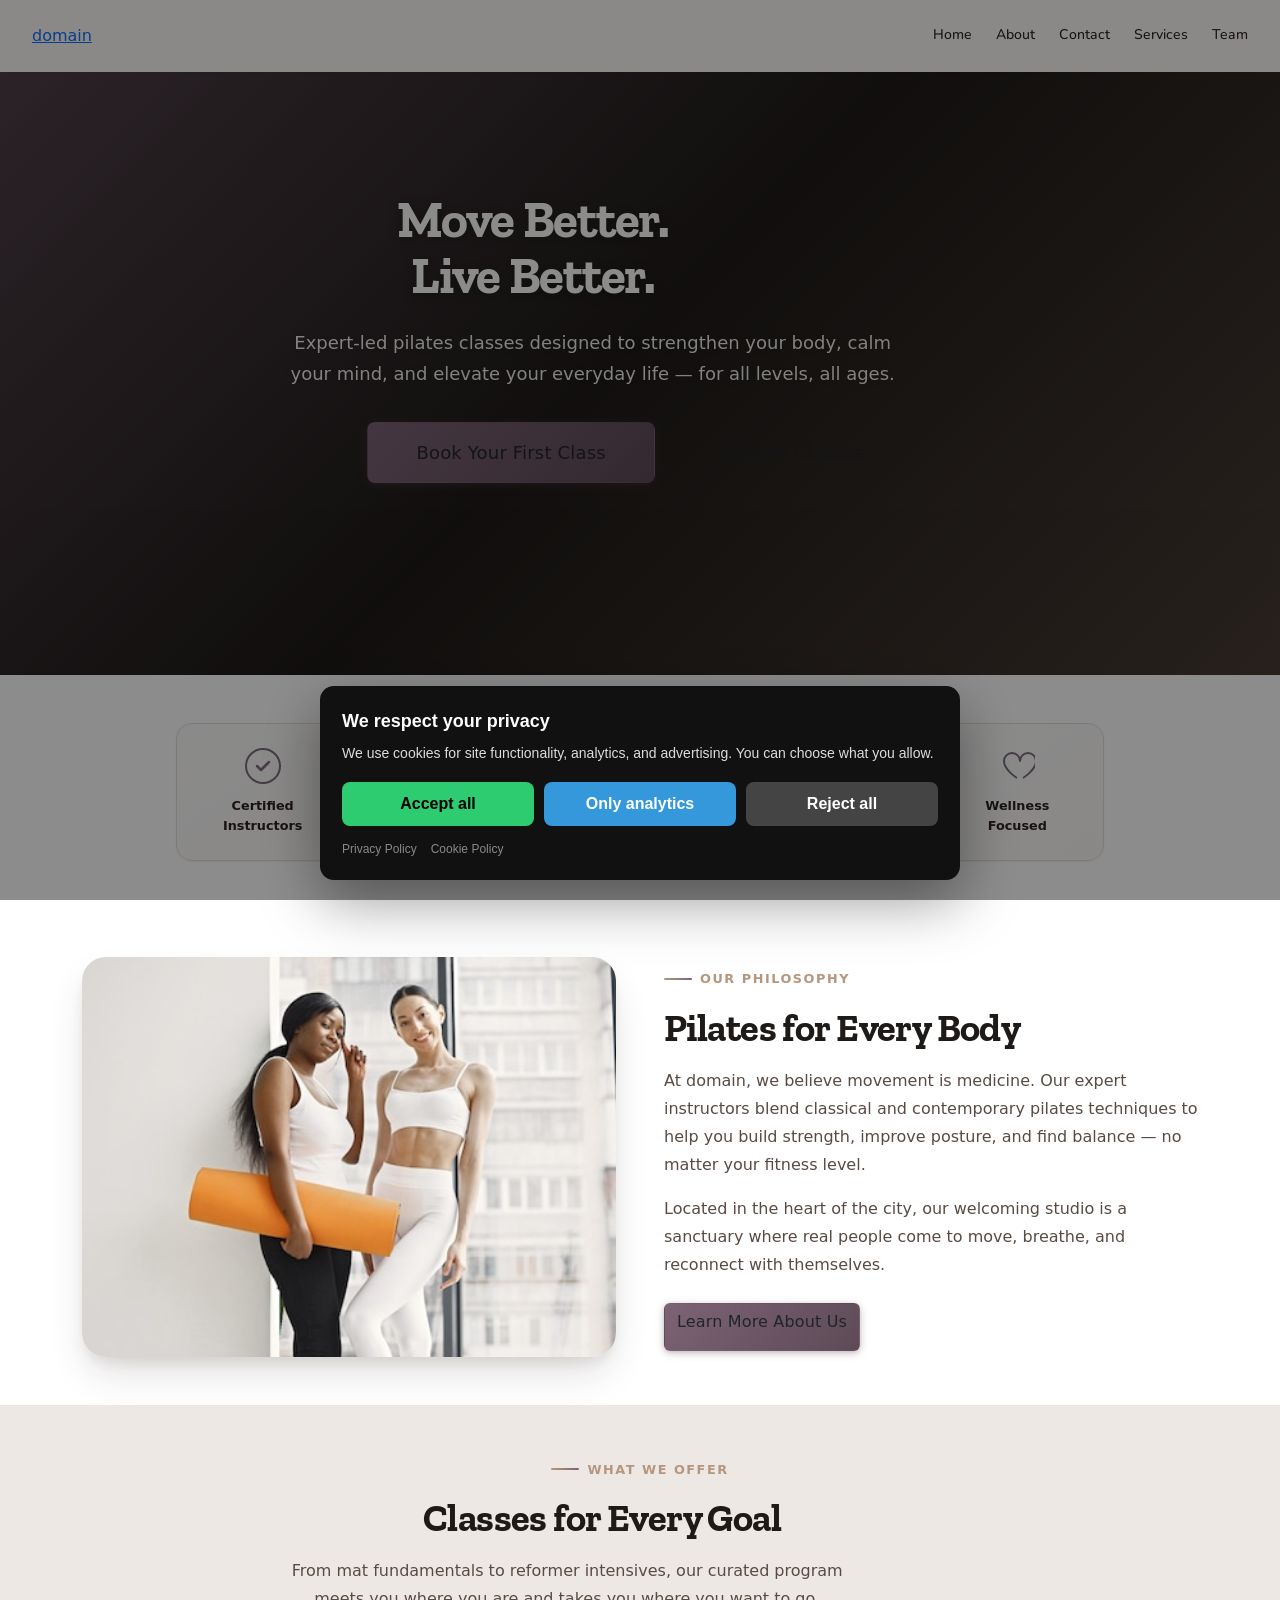
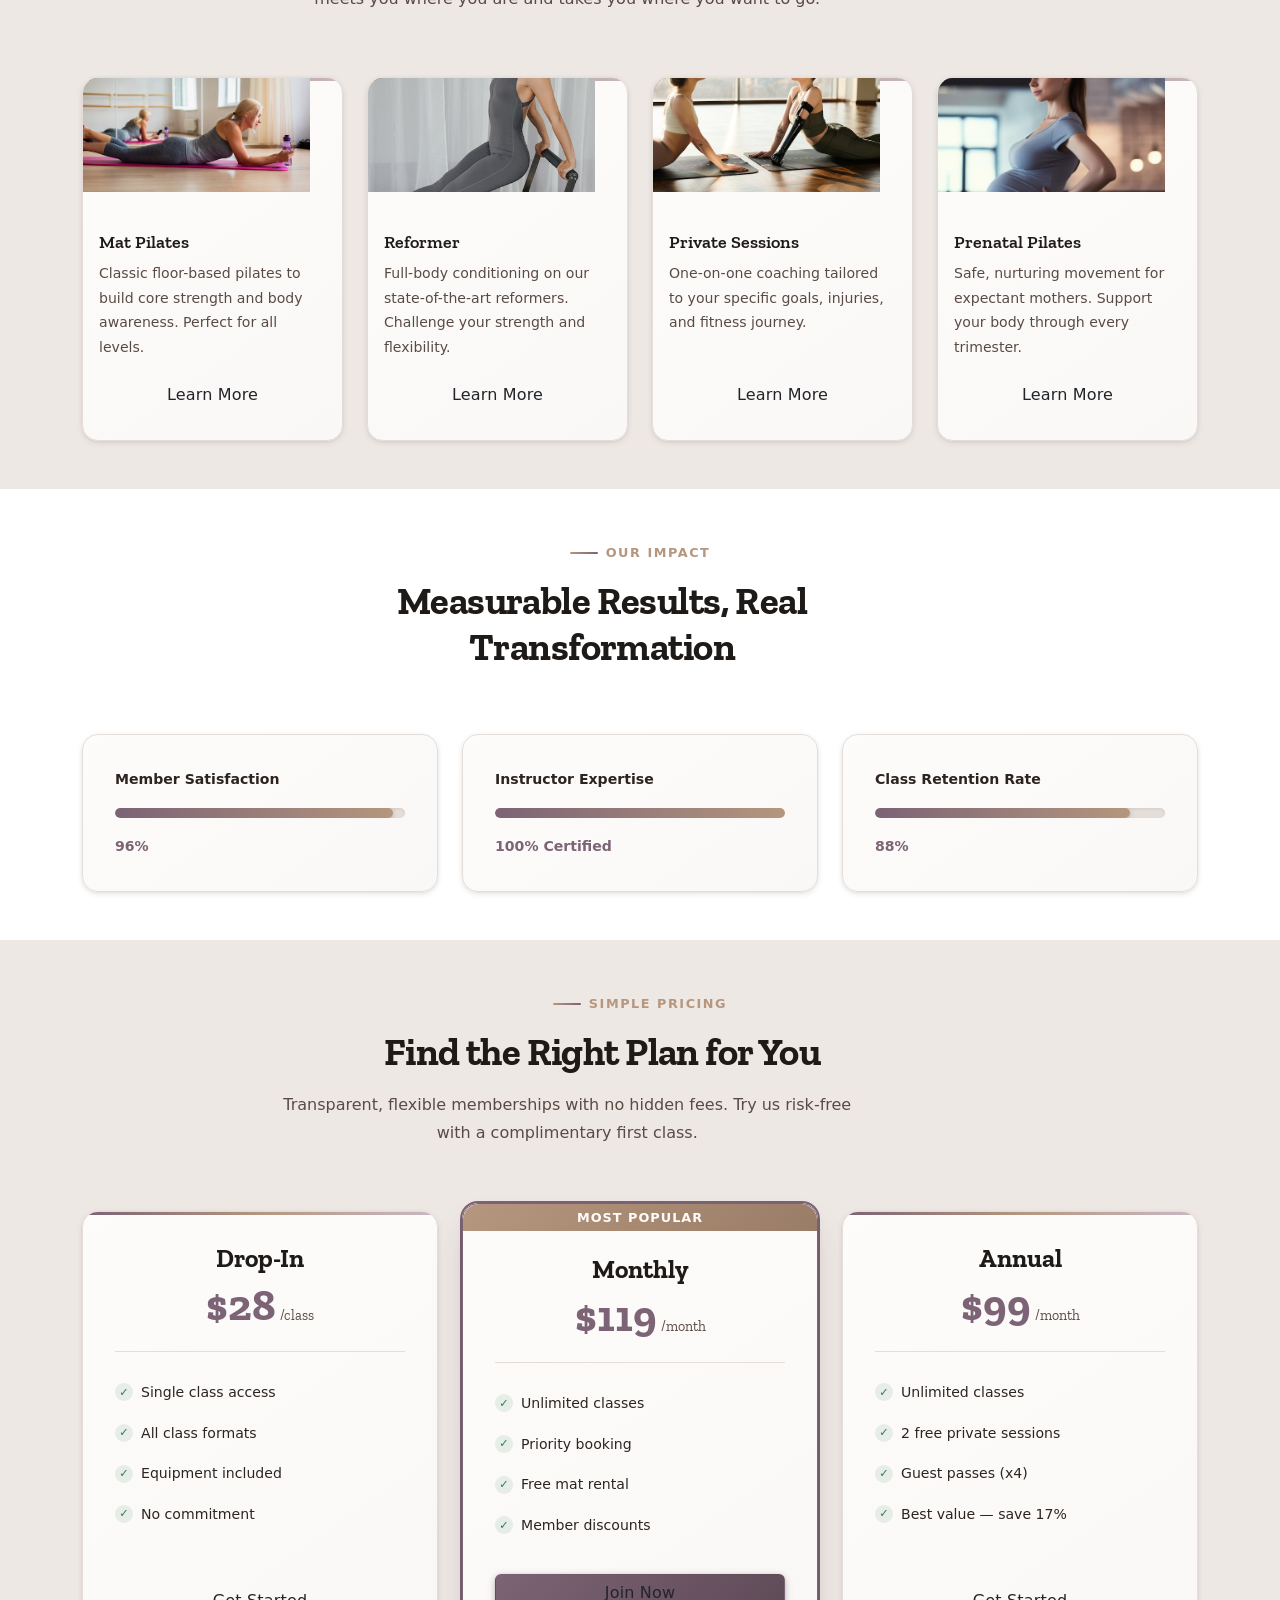
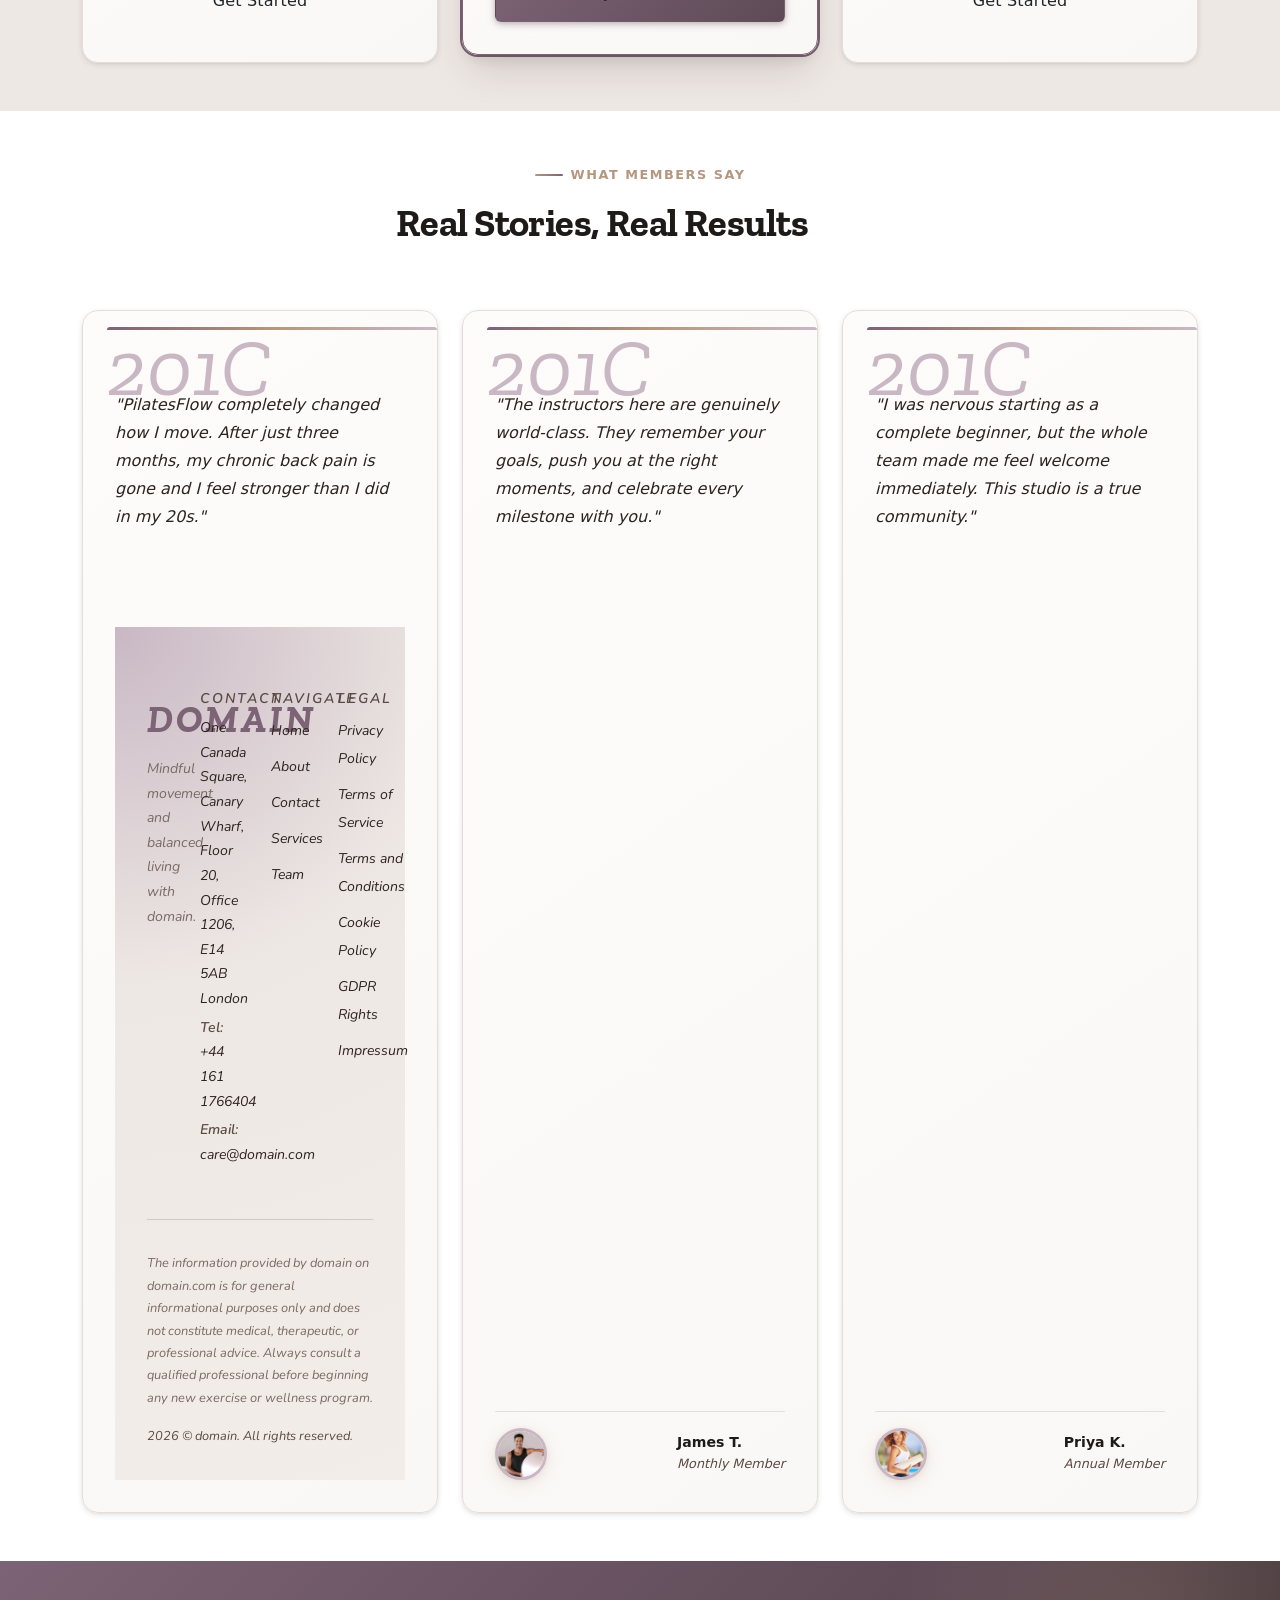
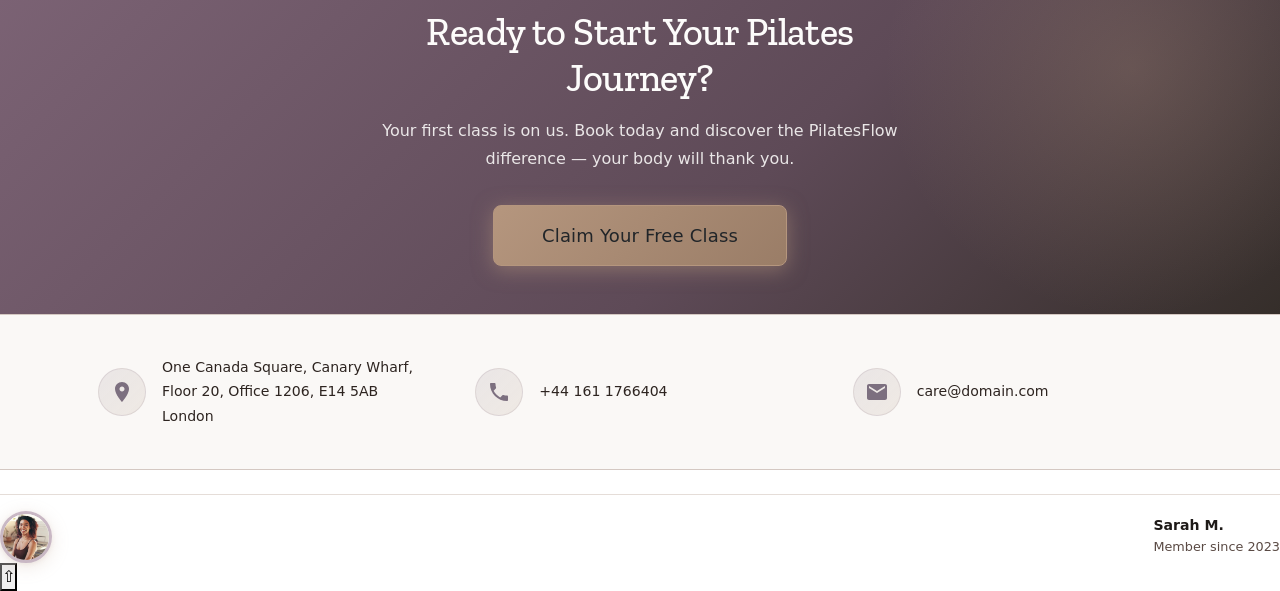
<file: index.html>
<!DOCTYPE html><html lang="en"><head>
<script type="application/ld+json">
{
  "@context": "https://schema.org",
  "@graph": [
    {
      "@type": "Organization",
      "@id": "https://domain.com/#org",
      "name": "domain",
      "url": "https://domain.com",
      "email": "care@domain.com",
      "telephone": "+44 161 1766404",
      "address": {
        "@type": "PostalAddress",
        "streetAddress": "One Canada Square, Canary Wharf, Floor 20, Office 1206, E14 5AB London"
      },
      "contactPoint": {
        "@type": "ContactPoint",
        "contactType": "customer support",
        "email": "care@domain.com",
        "telephone": "+44 161 1766404"
      }
    },
    {
      "@type": "WebSite",
      "@id": "https://domain.com/#website",
      "url": "https://domain.com",
      "name": "domain",
      "publisher": {
        "@id": "https://domain.com/#org"
      }
    },
    {
      "@type": "WebPage",
      "@id": "https://domain.com#webpage",
      "url": "https://domain.com",
      "name": "domain — Move Better, Live Better",
      "isPartOf": {
        "@id": "https://domain.com/#website"
      },
      "about": {
        "@id": "https://domain.com/#org"
      },
      "inLanguage": "en",
      "description": "Pilates Studio — Transform your body and mind with expert-led pilates classes. Flexible schedules, certified instructors, and a welcoming community in the US."
    },
    {
      "@type": "BreadcrumbList",
      "@id": "https://domain.com#breadcrumbs",
      "itemListElement": [
        {
          "@type": "ListItem",
          "position": 1,
          "name": "Home",
          "item": "https://domain.com"
        }
      ]
    }
  ]
}
</script>
  <meta charset="UTF-8">
  <meta name="viewport" content="width=device-width, initial-scale=1.0">
  <meta name="description" content="Pilates Studio — Transform your body and mind with expert-led pilates classes. Flexible schedules, certified instructors, and a welcoming community in the US.">
  <meta name="robots" content="index, follow">
  <meta property="og:type" content="website">
  <meta property="og:title" content="domain — Move Better, Live Better">
  <meta property="og:description" content="Expert-led pilates classes for all levels. Join domain and start your transformation today.">
  <meta property="og:url" content="https://pilatesflow-studio.com/">
  <meta property="og:image" content="https://images.unsplash.com/photo-1571902943202-507ec2618e8f?w=1200&amp;h=630&amp;fit=crop">
  <meta name="twitter:card" content="summary_large_image">
  <meta name="twitter:title" content="domain — Move Better, Live Better">
  <meta name="twitter:description" content="Expert-led pilates classes for all levels. Join domain and start your transformation today.">
  <title>domain — Move Better, Live Better</title>
  <link rel="canonical" href="https://pilatesflow-studio.com/">
  <link rel="stylesheet" href="style.css">
  <link rel="icon" type="image/png" href="/favicon.png">
  <link rel="apple-touch-icon" href="/apple-touch-icon.png">
   <link rel="stylesheet" href="https://cdn.jsdelivr.net/npm/bootstrap@5.3.3/dist/css/bootstrap.min.css" integrity="sha384-QWTKZyjpPEjISv5WaRU9OFeRpok6YctnYmDr5pNlyT2bRjXh0JMhjY6hW+ALEwIH" crossorigin="anonymous">
  <link rel="stylesheet" href="https://unpkg.com/aos@2.3.4/dist/aos.css">
<link rel="stylesheet" href="./header-footer.css">
<link rel="stylesheet" href="./consent.css">
<script src="./consent.js"></script>
</head>
 <body>
<header class="dr-header" data-dr-variant="v1">
  <div class="dr-header-inner">
    <a class="dr-logo" href="./index.html" aria-label="domain">domain</a>

    <nav class="dr-nav" aria-label="Primary navigation">
      <ul class="dr-nav-list">
        <li class="dr-nav-item"><a class="dr-nav-link" href="./index.html">Home</a></li><li class="dr-nav-item"><a class="dr-nav-link" href="./about.html">About</a></li><li class="dr-nav-item"><a class="dr-nav-link" href="./contact.html">Contact</a></li><li class="dr-nav-item"><a class="dr-nav-link" href="./services.html">Services</a></li><li class="dr-nav-item"><a class="dr-nav-link" href="./team.html">Team</a></li>
      </ul>
    </nav>

    <button class="dr-burger" type="button" aria-label="Toggle menu" aria-expanded="false" aria-controls="dr-mobile-menu">
      <span></span><span></span><span></span>
    </button>
  </div>
</header>
<nav class="dr-mobile-menu" id="dr-mobile-menu" aria-label="Mobile navigation">
  <ul class="dr-mobile-nav-list">
    <li class="dr-nav-item"><a class="dr-nav-link" href="./index.html">Home</a></li><li class="dr-nav-item"><a class="dr-nav-link" href="./about.html">About</a></li><li class="dr-nav-item"><a class="dr-nav-link" href="./contact.html">Contact</a></li><li class="dr-nav-item"><a class="dr-nav-link" href="./services.html">Services</a></li><li class="dr-nav-item"><a class="dr-nav-link" href="./team.html">Team</a></li>
  </ul>
</nav>

  <main id="main-content">
   <section class="c-hero l-section position-relative d-flex align-items-center" id="hero" aria-label="Hero section">
    <div class="c-hero__video-bg" aria-hidden="true">
     <video class="c-hero__video" autoplay="" muted="" loop="" playsinline="" poster="https://images.unsplash.com/photo-1518611012118-696072aa579a?w=1600&amp;h=900&amp;fit=crop" aria-hidden="true">
      <source src="https://www.w3schools.com/html/mov_bbb.mp4" type="video/mp4">
     </video>
     <div class="c-hero__overlay" aria-hidden="true"></div>
    </div>
    <div class="container position-relative" style="z-index:2">
     <div class="row justify-content-center">
      <div class="col-12 col-md-10 col-lg-8 text-center" data-aos="fade-up">
       <h1 class="c-hero__title">Move Better.
        <br>
        Live Better.</h1>
       <p class="c-hero__subtitle">Expert-led pilates classes designed to strengthen your body, calm your mind, and elevate your everyday life — for all levels, all ages.</p>
       <div class="c-hero__ctas d-flex flex-column flex-sm-row gap-3 justify-content-center">
        <a href="contact.html" class="c-button c-button--primary btn btn-lg">Book Your First Class</a> <a href="services.html" class="c-button c-button--outline btn btn-lg">Explore Classes</a>
       </div>
      </div>
     </div>
    </div>
   </section>
   <section class="c-trust-badges l-section py-4 py-md-5 bg-white" id="trust" aria-label="Trust badges">
    <div class="container">
     <div class="row g-3 align-items-center justify-content-center text-center">
      <div class="col-6 col-sm-4 col-md-2" data-aos="fade-up" data-aos-delay="0">
       <div class="c-badge">
        <div class="c-badge__icon" aria-hidden="true">
         <svg width="36" height="36" viewBox="0 0 36 36" fill="none" xmlns="http://www.w3.org/2000/svg" role="img" aria-label="Certified icon">
          <circle cx="18" cy="18" r="17" stroke="#7c6f7f" stroke-width="2"></circle> <path d="M12 18l4 4 8-8" stroke="#7c6f7f" stroke-width="2.5" stroke-linecap="round" stroke-linejoin="round"></path>
         </svg>
        </div>
        <p class="c-badge__label">Certified
         <br>
         Instructors</p>
       </div>
      </div>
      <div class="col-6 col-sm-4 col-md-2" data-aos="fade-up" data-aos-delay="80">
       <div class="c-badge">
        <div class="c-badge__icon" aria-hidden="true">
         <svg width="36" height="36" viewBox="0 0 36 36" fill="none" xmlns="http://www.w3.org/2000/svg" role="img" aria-label="Community icon">
          <circle cx="13" cy="14" r="5" stroke="#7c6f7f" stroke-width="2"></circle> <circle cx="23" cy="14" r="5" stroke="#7c6f7f" stroke-width="2"></circle> <path d="M4 28c0-4 4-7 9-7s9 3 9 7" stroke="#7c6f7f" stroke-width="2" stroke-linecap="round"></path> <path d="M23 21c4 0 9 3 9 7" stroke="#7c6f7f" stroke-width="2" stroke-linecap="round"></path>
         </svg>
        </div>
        <p class="c-badge__label">500+
         <br>
         Members</p>
       </div>
      </div>
      <div class="col-6 col-sm-4 col-md-2" data-aos="fade-up" data-aos-delay="160">
       <div class="c-badge">
        <div class="c-badge__icon" aria-hidden="true">
         <svg width="36" height="36" viewBox="0 0 36 36" fill="none" xmlns="http://www.w3.org/2000/svg" role="img" aria-label="Award icon">
          <path d="M18 4l3.09 6.26L28 11.27l-5 4.87 1.18 6.86L18 20l-6.18 3-1.18-6.86L5 11.27l6.91-1.01L18 4z" stroke="#7c6f7f" stroke-width="2" stroke-linejoin="round"></path>
         </svg>
        </div>
        <p class="c-badge__label">Top-Rated
         <br>
         Studio</p>
       </div>
      </div>
      <div class="col-6 col-sm-4 col-md-2" data-aos="fade-up" data-aos-delay="240">
       <div class="c-badge">
        <div class="c-badge__icon" aria-hidden="true">
         <svg width="36" height="36" viewBox="0 0 36 36" fill="none" xmlns="http://www.w3.org/2000/svg" role="img" aria-label="Clock icon">
          <circle cx="18" cy="18" r="14" stroke="#7c6f7f" stroke-width="2"></circle> <path d="M18 10v8l5 3" stroke="#7c6f7f" stroke-width="2" stroke-linecap="round"></path>
         </svg>
        </div>
        <p class="c-badge__label">Flexible
         <br>
         Schedules</p>
       </div>
      </div>
      <div class="col-6 col-sm-4 col-md-2" data-aos="fade-up" data-aos-delay="320">
       <div class="c-badge">
        <div class="c-badge__icon" aria-hidden="true">
         <svg width="36" height="36" viewBox="0 0 36 36" fill="none" xmlns="http://www.w3.org/2000/svg" role="img" aria-label="Heart icon">
          <path d="M18 30s-13-8-13-17a8 8 0 0116 0 8 8 0 0116 0c0 9-13 17-13 17 0 0z" stroke="#7c6f7f" stroke-width="2" stroke-linejoin="round"></path>
         </svg>
        </div>
        <p class="c-badge__label">Wellness
         <br>
         Focused</p>
       </div>
      </div>
     </div>
    </div>
   </section>
   <section class="c-about-intro l-section py-4 py-md-5" id="about-intro" aria-label="About introduction">
    <div class="container">
     <div class="row align-items-center g-4 g-lg-5">
      <div class="col-12 col-md-6" data-aos="fade-right">
       <div class="ratio ratio-4x3 c-about-intro__media">
        <img src="img/52199.jpg" alt="Pilates instructor guiding a student, pilates studio, urban wellness" class="img-fluid" width="800" height="600" loading="lazy">
       </div>
      </div>
      <div class="col-12 col-md-6" data-aos="fade-left">
       <span class="c-section__eyebrow">Our Philosophy</span>
       <h2 class="c-section__title">Pilates for Every Body</h2>
       <p class="c-section__body">At domain, we believe movement is medicine. Our expert instructors blend classical and contemporary pilates techniques to help you build strength, improve posture, and find balance — no matter your fitness level.</p>
       <p class="c-section__body">Located in the heart of the city, our welcoming studio is a sanctuary where real people come to move, breathe, and reconnect with themselves.</p>
       <div class="mt-4">
        <a href="about.html" class="c-button c-button--primary btn">Learn More About Us</a>
       </div>
      </div>
     </div>
    </div>
   </section>
   <section class="c-services-preview l-section py-4 py-md-5 c-section--muted" id="services-preview" aria-label="Services preview">
    <div class="container">
     <div class="row justify-content-center mb-4 mb-md-5" data-aos="fade-up">
      <div class="col-12 col-md-8 text-center">
       <span class="c-section__eyebrow">What We Offer</span>
       <h2 class="c-section__title">Classes for Every Goal</h2>
       <p class="c-section__body">From mat fundamentals to reformer intensives, our curated program meets you where you are and takes you where you want to go.</p>
      </div>
     </div>
     <div class="row g-4">
      <div class="col-12 col-sm-6 col-lg-3" data-aos="fade-up" data-aos-delay="0">
       <div class="c-card h-100 d-flex flex-column">
        <div class="ratio ratio-16x9 c-card__media">
         <img src="img/2148282947.jpg" alt="Mat pilates class, floor exercises, beginner pilates" class="img-fluid" width="600" height="338" loading="lazy">
        </div>
        <div class="c-card__body flex-grow-1 d-flex flex-column p-3">
         <h3 class="c-card__title">Mat Pilates</h3>
         <p class="c-card__text flex-grow-1">Classic floor-based pilates to build core strength and body awareness. Perfect for all levels.</p>
         <a href="services.html" class="c-button c-button--outline btn mt-auto">Learn More</a>
        </div>
       </div>
      </div>
      <div class="col-12 col-sm-6 col-lg-3" data-aos="fade-up" data-aos-delay="100">
       <div class="c-card h-100 d-flex flex-column">
        <div class="ratio ratio-16x9 c-card__media">
         <img src="img/3438.jpg" alt="Reformer pilates machine, studio equipment, advanced pilates" class="img-fluid" width="600" height="338" loading="lazy">
        </div>
        <div class="c-card__body flex-grow-1 d-flex flex-column p-3">
         <h3 class="c-card__title">Reformer</h3>
         <p class="c-card__text flex-grow-1">Full-body conditioning on our state-of-the-art reformers. Challenge your strength and flexibility.</p>
         <a href="services.html" class="c-button c-button--outline btn mt-auto">Learn More</a>
        </div>
       </div>
      </div>
      <div class="col-12 col-sm-6 col-lg-3" data-aos="fade-up" data-aos-delay="200">
       <div class="c-card h-100 d-flex flex-column">
        <div class="ratio ratio-16x9 c-card__media">
         <img src="img/16054.jpg" alt="Private pilates session, one-on-one training, personalized coaching" class="img-fluid" width="600" height="338" loading="lazy">
        </div>
        <div class="c-card__body flex-grow-1 d-flex flex-column p-3">
         <h3 class="c-card__title">Private Sessions</h3>
         <p class="c-card__text flex-grow-1">One-on-one coaching tailored to your specific goals, injuries, and fitness journey.</p>
         <a href="services.html" class="c-button c-button--outline btn mt-auto">Learn More</a>
        </div>
       </div>
      </div>
      <div class="col-12 col-sm-6 col-lg-3" data-aos="fade-up" data-aos-delay="300">
       <div class="c-card h-100 d-flex flex-column">
        <div class="ratio ratio-16x9 c-card__media">
         <img src="img/10499.jpg" alt="Prenatal pilates class, gentle movement, pregnancy wellness" class="img-fluid" width="600" height="338" loading="lazy">
        </div>
        <div class="c-card__body flex-grow-1 d-flex flex-column p-3">
         <h3 class="c-card__title">Prenatal Pilates</h3>
         <p class="c-card__text flex-grow-1">Safe, nurturing movement for expectant mothers. Support your body through every trimester.</p>
         <a href="services.html" class="c-button c-button--outline btn mt-auto">Learn More</a>
        </div>
       </div>
      </div>
     </div>
    </div>
   </section>
   <section class="c-progress-section l-section py-4 py-md-5" id="progress" aria-label="Studio progress stats">
    <div class="container">
     <div class="row justify-content-center mb-4 mb-md-5" data-aos="fade-up">
      <div class="col-12 col-md-8 text-center">
       <span class="c-section__eyebrow">Our Impact</span>
       <h2 class="c-section__title">Measurable Results, Real Transformation</h2>
      </div>
     </div>
     <div class="row g-4">
      <div class="col-12 col-md-4" data-aos="fade-up" data-aos-delay="0">
       <div class="c-stat">
        <p class="c-stat__label">Member Satisfaction</p>
        <div class="c-progress-bar" role="progressbar" aria-valuenow="96" aria-valuemin="0" aria-valuemax="100" aria-label="Member satisfaction 96%">
         <div class="c-progress-bar__fill" data-value="96"></div>
        </div>
        <p class="c-stat__value">96%</p>
       </div>
      </div>
      <div class="col-12 col-md-4" data-aos="fade-up" data-aos-delay="100">
       <div class="c-stat">
        <p class="c-stat__label">Instructor Expertise</p>
        <div class="c-progress-bar" role="progressbar" aria-valuenow="100" aria-valuemin="0" aria-valuemax="100" aria-label="Instructor expertise 100%">
         <div class="c-progress-bar__fill" data-value="100"></div>
        </div>
        <p class="c-stat__value">100% Certified</p>
       </div>
      </div>
      <div class="col-12 col-md-4" data-aos="fade-up" data-aos-delay="200">
       <div class="c-stat">
        <p class="c-stat__label">Class Retention Rate</p>
        <div class="c-progress-bar" role="progressbar" aria-valuenow="88" aria-valuemin="0" aria-valuemax="100" aria-label="Class retention rate 88%">
         <div class="c-progress-bar__fill" data-value="88"></div>
        </div>
        <p class="c-stat__value">88%</p>
       </div>
      </div>
     </div>
    </div>
   </section>
   <section class="c-pricing-teaser l-section py-4 py-md-5 c-section--muted" id="pricing" aria-label="Pricing teaser">
    <div class="container">
     <div class="row justify-content-center mb-4 mb-md-5" data-aos="fade-up">
      <div class="col-12 col-md-8 text-center">
       <span class="c-section__eyebrow">Simple Pricing</span>
       <h2 class="c-section__title">Find the Right Plan for You</h2>
       <p class="c-section__body">Transparent, flexible memberships with no hidden fees. Try us risk-free with a complimentary first class.</p>
      </div>
     </div>
     <div class="row g-4 justify-content-center">
      <div class="col-12 col-sm-10 col-md-4" data-aos="fade-up" data-aos-delay="0">
       <div class="c-card c-pricing-card h-100 d-flex flex-column">
        <div class="c-pricing-card__header">
         <h3 class="c-pricing-card__name">Drop-In</h3>
         <p class="c-pricing-card__price">$28<span class="c-pricing-card__period">/class</span></p>
        </div>
        <ul class="c-pricing-card__features flex-grow-1" aria-label="Drop-in plan features">
         <li>Single class access</li>
         <li>All class formats</li>
         <li>Equipment included</li>
         <li>No commitment</li>
        </ul>
        <a href="contact.html" class="c-button c-button--outline btn mt-auto">Get Started</a>
       </div>
      </div>
      <div class="col-12 col-sm-10 col-md-4" data-aos="fade-up" data-aos-delay="120">
       <div class="c-card c-pricing-card c-pricing-card--featured h-100 d-flex flex-column">
        <div class="c-pricing-card__badge">Most Popular</div>
        <div class="c-pricing-card__header">
         <h3 class="c-pricing-card__name">Monthly</h3>
         <p class="c-pricing-card__price">$119<span class="c-pricing-card__period">/month</span></p>
        </div>
        <ul class="c-pricing-card__features flex-grow-1" aria-label="Monthly plan features">
         <li>Unlimited classes</li>
         <li>Priority booking</li>
         <li>Free mat rental</li>
         <li>Member discounts</li>
        </ul>
        <a href="contact.html" class="c-button c-button--primary btn mt-auto">Join Now</a>
       </div>
      </div>
      <div class="col-12 col-sm-10 col-md-4" data-aos="fade-up" data-aos-delay="240">
       <div class="c-card c-pricing-card h-100 d-flex flex-column">
        <div class="c-pricing-card__header">
         <h3 class="c-pricing-card__name">Annual</h3>
         <p class="c-pricing-card__price">$99<span class="c-pricing-card__period">/month</span></p>
        </div>
        <ul class="c-pricing-card__features flex-grow-1" aria-label="Annual plan features">
         <li>Unlimited classes</li>
         <li>2 free private sessions</li>
         <li>Guest passes (x4)</li>
         <li>Best value — save 17%</li>
        </ul>
        <a href="contact.html" class="c-button c-button--outline btn mt-auto">Get Started</a>
       </div>
      </div>
     </div>
    </div>
   </section>
   <section class="c-testimonials l-section py-4 py-md-5" id="testimonials" aria-label="Testimonials">
    <div class="container">
     <div class="row justify-content-center mb-4 mb-md-5" data-aos="fade-up">
      <div class="col-12 col-md-8 text-center">
       <span class="c-section__eyebrow">What Members Say</span>
       <h2 class="c-section__title">Real Stories, Real Results</h2>
      </div>
     </div>
     <div class="row g-4">
      <div class="col-12 col-md-4" data-aos="fade-up" data-aos-delay="0">
       <blockquote class="c-testimonial c-card h-100">
        <p class="c-testimonial__quote">"PilatesFlow completely changed how I move. After just three months, my chronic back pain is gone and I feel stronger than I did in my 20s."</p>
        <footer class="dr-footer" aria-label="Site footer">
  <div class="dr-footer-inner">
    <div class="dr-footer-top">
      <div class="dr-footer-brand-contact">
        <div class="dr-footer-brand">
          <div class="dr-footer-logo" aria-label="domain">domain</div>
          <p class="dr-footer-tagline">Mindful movement and balanced living with domain.</p>
        </div>
        <div class="dr-footer-contact" aria-label="Contact details">
          <h2 class="dr-footer-heading">Contact</h2>
          <p class="dr-footer-contact-item dr-footer-contact-address">One Canada Square, Canary Wharf, Floor 20, Office 1206, E14 5AB London</p>
          <p class="dr-footer-contact-item dr-footer-contact-phone"><span>Tel:</span> <a href="tel:+44 161 1766404">+44 161 1766404</a></p>
          <p class="dr-footer-contact-item dr-footer-contact-email"><span>Email:</span> <a href="mailto:care@domain.com">care@domain.com</a></p>
        </div>
      </div>
      <div class="dr-footer-links">
        <nav class="dr-footer-nav" aria-label="Footer navigation">
          <h2 class="dr-footer-heading">Navigate</h2>
          <ul class="dr-footer-nav-list">
            <li class="dr-footer-nav-item"><a href="./index.html">Home</a></li>
            <li class="dr-footer-nav-item"><a href="./about.html">About</a></li>
            <li class="dr-footer-nav-item"><a href="./contact.html">Contact</a></li>
            <li class="dr-footer-nav-item"><a href="./services.html">Services</a></li>
            <li class="dr-footer-nav-item"><a href="./team.html">Team</a></li>
          </ul>
        </nav>
        <nav class="dr-footer-legal" aria-label="Legal links">
          <h2 class="dr-footer-heading">Legal</h2>
          <ul class="dr-footer-legal-list">
            <li class="dr-footer-legal-item"><a href="./privacy.html">Privacy Policy</a></li>
            <li class="dr-footer-legal-item"><a href="./terms_of_services.html">Terms of Service</a></li>
            <li class="dr-footer-legal-item"><a href="./terms_and_conditions.html">Terms and Conditions</a></li>
            <li class="dr-footer-legal-item"><a href="./cookie_policy.html">Cookie Policy</a></li>
            <li class="dr-footer-legal-item"><a href="./gdpr-rights.html">GDPR Rights</a></li>
            <li class="dr-footer-legal-item"><a href="./impressum.html">Impressum</a></li>
          </ul>
        </nav>
      </div>
    </div>
    <div class="dr-footer-bottom">
      <p class="dr-footer-disclaimer">The information provided by domain on domain.com is for general informational purposes only and does not constitute medical, therapeutic, or professional advice. Always consult a qualified professional before beginning any new exercise or wellness program.</p>
      <div class="dr-footer-meta-row">
        <p class="dr-footer-meta"><span class="dr-year"></span> © domain. All rights reserved.</p>
      </div>
    </div>
  </div>
</footer>
       </blockquote>
      </div>
      <div class="col-12 col-md-4" data-aos="fade-up" data-aos-delay="120">
       <blockquote class="c-testimonial c-card h-100">
        <p class="c-testimonial__quote">"The instructors here are genuinely world-class. They remember your goals, push you at the right moments, and celebrate every milestone with you."</p>
        <footer class="c-testimonial__author">
         <div class="c-testimonial__avatar-wrap">
          <img src="img/320240.jpg" alt="James T., pilates member, smiling man" width="48" height="48" loading="lazy" class="c-testimonial__avatar">
         </div>
         <div>
          <cite class="c-testimonial__name">James T.</cite>
          <p class="c-testimonial__role">Monthly Member</p>
         </div>
        </footer>
       </blockquote>
      </div>
      <div class="col-12 col-md-4" data-aos="fade-up" data-aos-delay="240">
       <blockquote class="c-testimonial c-card h-100">
        <p class="c-testimonial__quote">"I was nervous starting as a complete beginner, but the whole team made me feel welcome immediately. This studio is a true community."</p>
        <footer class="c-testimonial__author">
         <div class="c-testimonial__avatar-wrap">
          <img src="img/6408.jpg" alt="Priya K., pilates member, smiling woman" width="48" height="48" loading="lazy" class="c-testimonial__avatar">
         </div>
         <div>
          <cite class="c-testimonial__name">Priya K.</cite>
          <p class="c-testimonial__role">Annual Member</p>
         </div>
        </footer>
       </blockquote>
      </div>
     </div>
    </div>
   </section>
   <section class="c-cta-section l-section py-4 py-md-5 c-section--brass" id="cta" aria-label="Call to action">
    <div class="container">
     <div class="row justify-content-center">
      <div class="col-12 col-md-8 col-lg-6 text-center" data-aos="zoom-in">
       <h2 class="c-cta-section__title">Ready to Start Your Pilates Journey?</h2>
       <p class="c-cta-section__body">Your first class is on us. Book today and discover the PilatesFlow difference — your body will thank you.</p>
       <a href="contact.html" class="c-button c-button--primary btn btn-lg">Claim Your Free Class</a>
      </div>
     </div>
    </div>
   </section>
   <section class="c-contact-strip l-section py-4" id="contact-strip" aria-label="Quick contact info">
    <div class="container">
     <div class="row g-3 align-items-center justify-content-center text-center text-md-start">
      <div class="col-12 col-md-4" data-aos="fade-up">
       <div class="c-contact-item">
        <div class="c-contact-item__icon" aria-hidden="true">
         <svg width="24" height="24" viewBox="0 0 24 24" fill="none" xmlns="http://www.w3.org/2000/svg">
          <path d="M12 2C8.13 2 5 5.13 5 9c0 5.25 7 13 7 13s7-7.75 7-13c0-3.87-3.13-7-7-7zm0 9.5c-1.38 0-2.5-1.12-2.5-2.5s1.12-2.5 2.5-2.5 2.5 1.12 2.5 2.5-1.12 2.5-2.5 2.5z" fill="#7c6f7f"></path>
         </svg>
        </div>
        <p class="c-contact-item__text">One Canada Square, Canary Wharf, Floor 20, Office 1206, E14 5AB London</p>
       </div>
      </div>
      <div class="col-12 col-md-4" data-aos="fade-up" data-aos-delay="80">
       <div class="c-contact-item">
        <div class="c-contact-item__icon" aria-hidden="true">
         <svg width="24" height="24" viewBox="0 0 24 24" fill="none" xmlns="http://www.w3.org/2000/svg">
          <path d="M6.62 10.79c1.44 2.83 3.76 5.14 6.59 6.59l2.2-2.2c.27-.27.67-.36 1.02-.24 1.12.37 2.33.57 3.57.57.55 0 1 .45 1 1V20c0 .55-.45 1-1 1-9.39 0-17-7.61-17-17 0-.55.45-1 1-1h3.5c.55 0 1 .45 1 1 0 1.25.2 2.45.57 3.57.11.35.03.74-.25 1.02l-2.2 2.2z" fill="#7c6f7f"></path>
         </svg>
        </div>
        <p class="c-contact-item__text">+44 161 1766404</p>
       </div>
      </div>
      <div class="col-12 col-md-4" data-aos="fade-up" data-aos-delay="160">
       <div class="c-contact-item">
        <div class="c-contact-item__icon" aria-hidden="true">
         <svg width="24" height="24" viewBox="0 0 24 24" fill="none" xmlns="http://www.w3.org/2000/svg">
          <path d="M20 4H4c-1.1 0-2 .9-2 2v12c0 1.1.9 2 2 2h16c1.1 0 2-.9 2-2V6c0-1.1-.9-2-2-2zm0 4l-8 5-8-5V6l8 5 8-5v2z" fill="#7c6f7f"></path>
         </svg>
        </div>
        <p class="c-contact-item__text">care@domain.com</p>
       </div>
      </div>
     </div>
    </div>
   </section>
  </main>
  <footer class="c-testimonial__author">
   <div class="c-testimonial__avatar-wrap">
    <img src="img/542247.jpg" alt="Sarah M., pilates member, smiling woman" width="48" height="48" loading="lazy" class="c-testimonial__avatar">
   </div>
   <div>
    <cite class="c-testimonial__name">Sarah M.</cite>
    <p class="c-testimonial__role">Member since 2023</p>
   </div>
  </footer>
  
 
  
  

<script src="script.js" defer=""></script>
<script src="https://unpkg.com/aos@2.3.4/dist/aos.js"></script>
<script>
if (typeof AOS !== "undefined" && !window.__AOS_INITIALIZED__) {
  AOS.init({ once: true, duration: 700, easing: "ease-out-cubic" });
  window.__AOS_INITIALIZED__ = true;
}
</script>
<script src="./header-footer.js"></script>
</body></html>
</file>
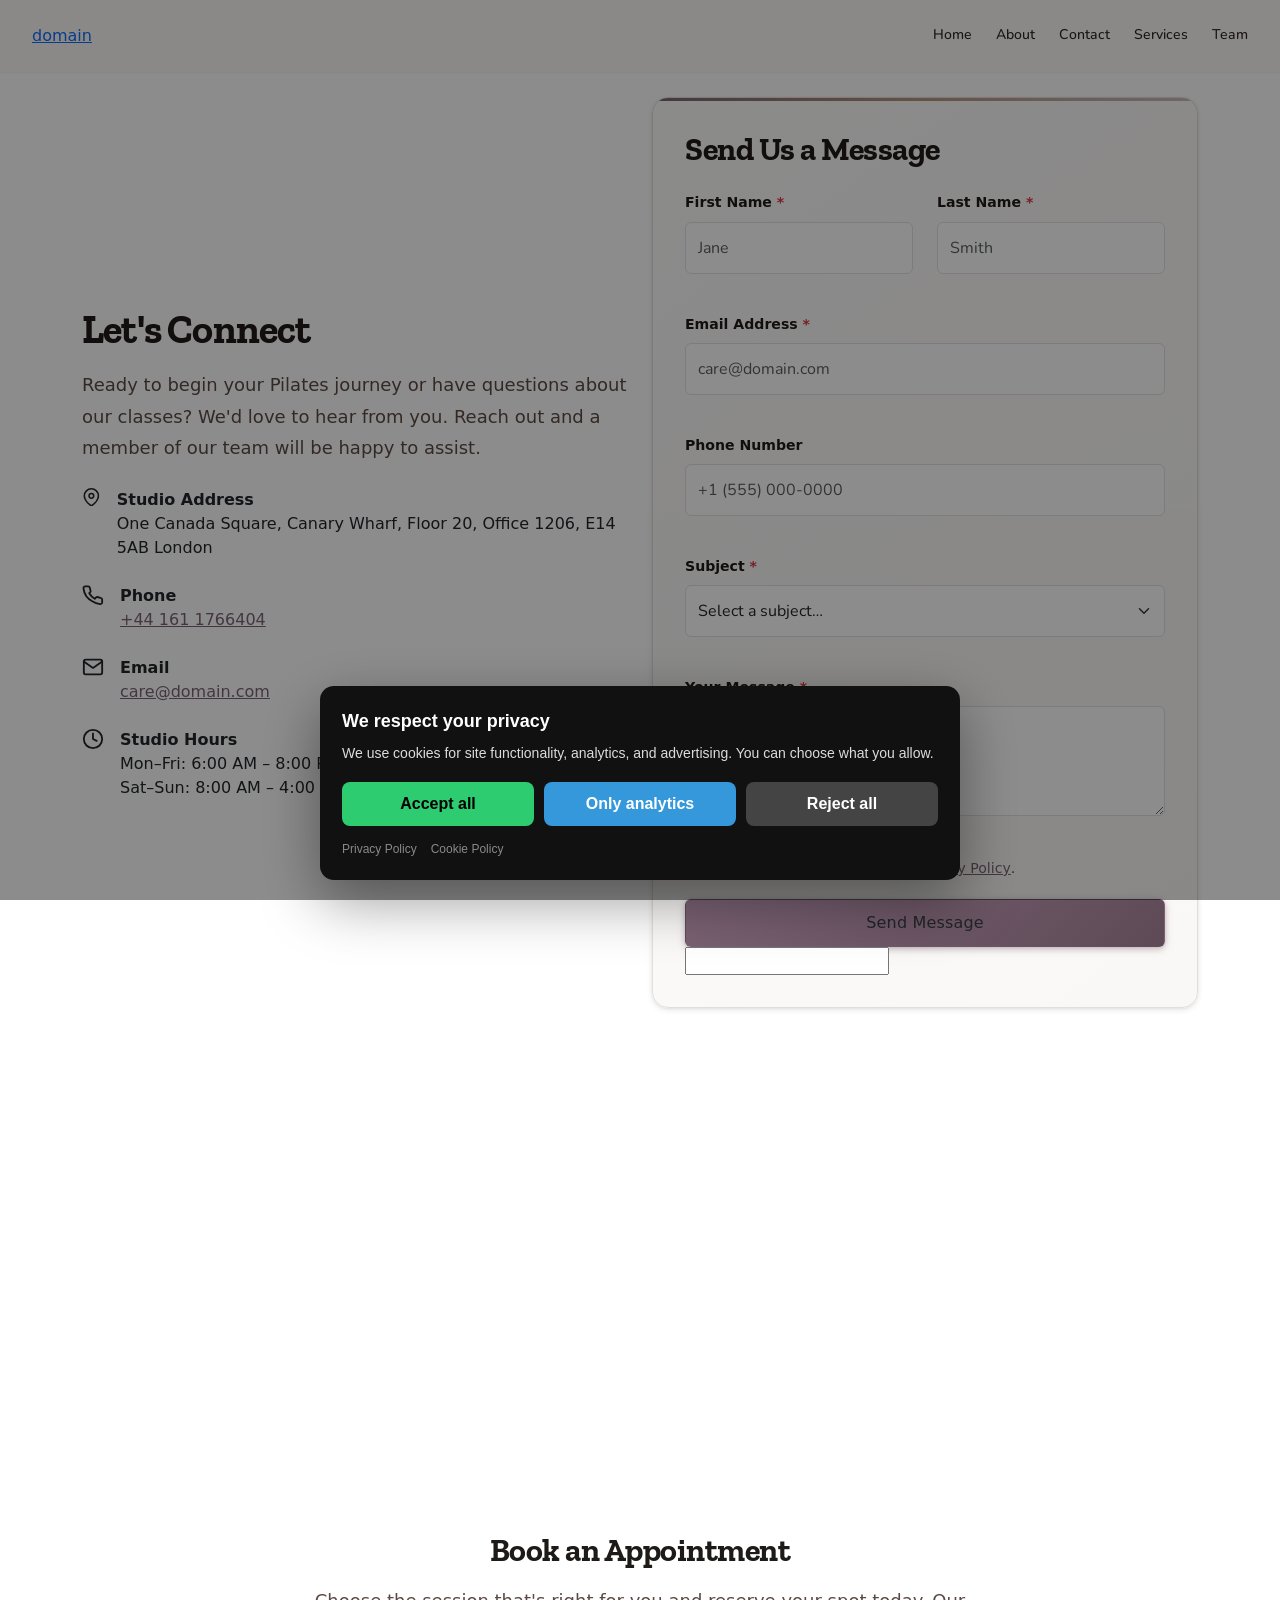
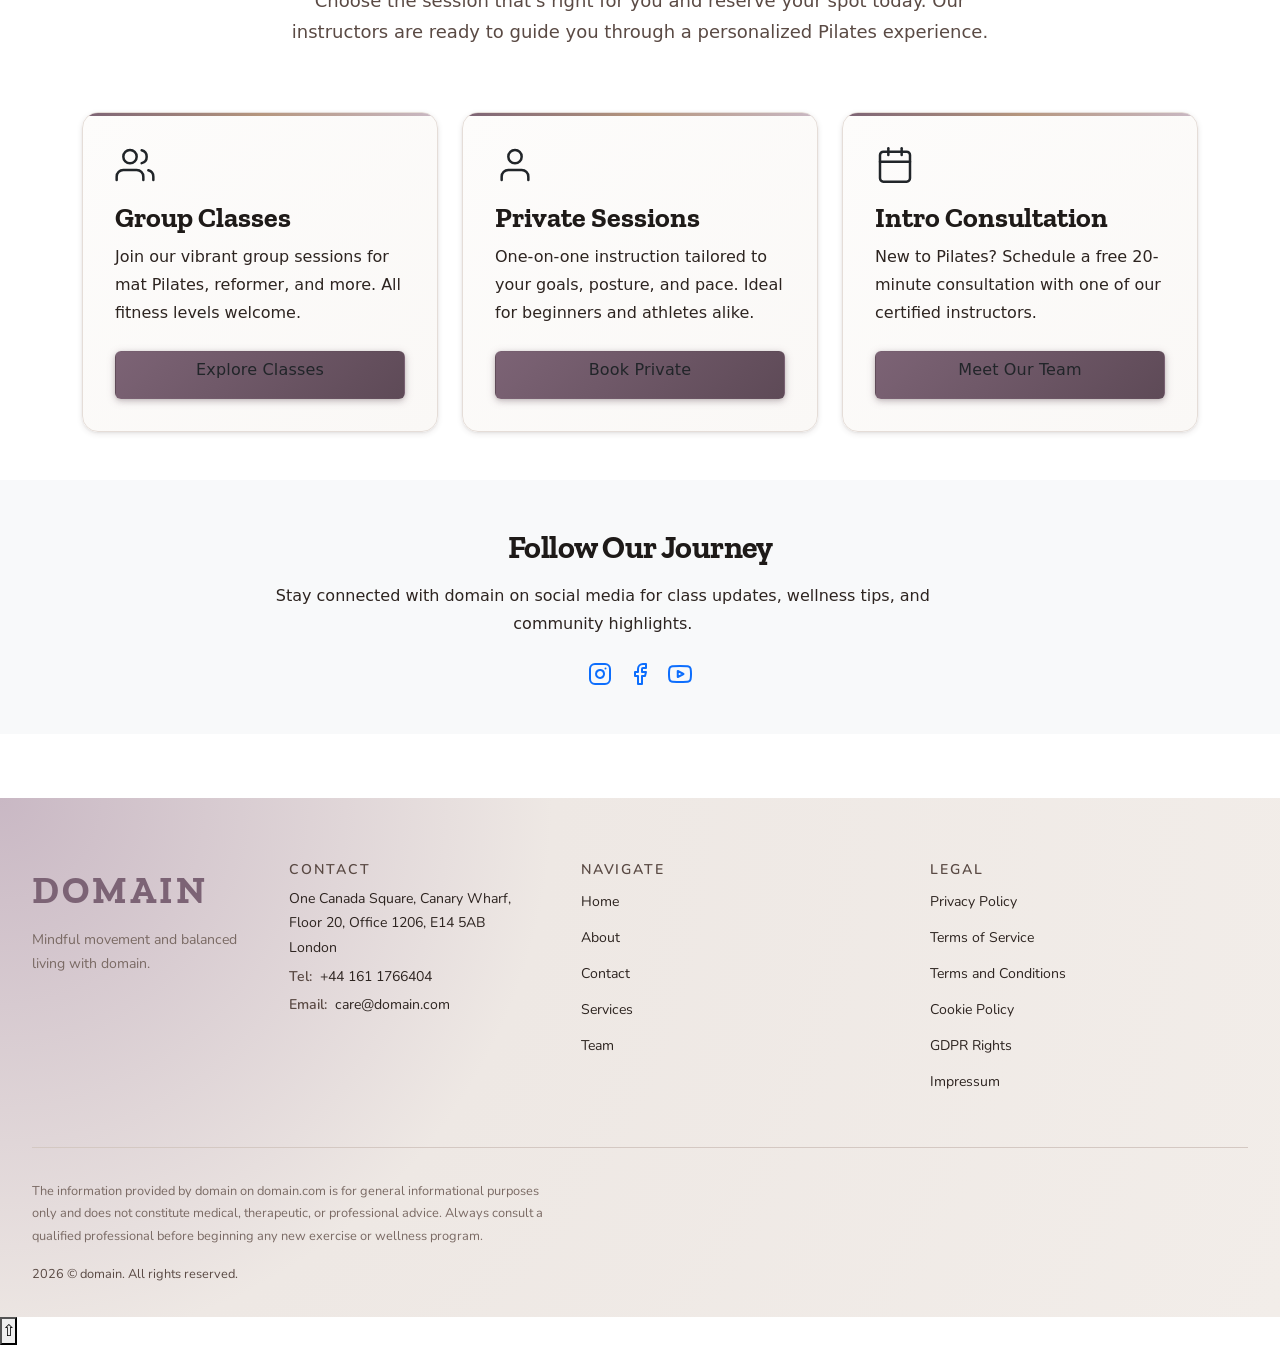
<file: contact.html>
<!DOCTYPE html><html lang="en"><head>
<script type="application/ld+json">
{
  "@context": "https://schema.org",
  "@graph": [
    {
      "@type": "Organization",
      "@id": "https://domain.com/#org",
      "name": "domain",
      "url": "https://domain.com",
      "email": "care@domain.com",
      "telephone": "+44 161 1766404",
      "address": {
        "@type": "PostalAddress",
        "streetAddress": "One Canada Square, Canary Wharf, Floor 20, Office 1206, E14 5AB London"
      },
      "contactPoint": {
        "@type": "ContactPoint",
        "contactType": "customer support",
        "email": "care@domain.com",
        "telephone": "+44 161 1766404"
      }
    },
    {
      "@type": "WebSite",
      "@id": "https://domain.com/#website",
      "url": "https://domain.com",
      "name": "domain",
      "publisher": {
        "@id": "https://domain.com/#org"
      }
    },
    {
      "@type": "WebPage",
      "@id": "https://domain.com/contact.html#webpage",
      "url": "https://domain.com/contact.html",
      "name": "Contact Us | domain",
      "isPartOf": {
        "@id": "https://domain.com/#website"
      },
      "about": {
        "@id": "https://domain.com/#org"
      },
      "inLanguage": "en",
      "description": "Get in touch with domain. Book a class, ask a question, or find our location. We",
      "mainEntity": {
        "@id": "https://domain.com/#org"
      }
    },
    {
      "@type": "BreadcrumbList",
      "@id": "https://domain.com/contact.html#breadcrumbs",
      "itemListElement": [
        {
          "@type": "ListItem",
          "position": 1,
          "name": "Home",
          "item": "https://domain.com"
        },
        {
          "@type": "ListItem",
          "position": 2,
          "name": "Contact.Html",
          "item": "https://domain.com/contact.html"
        }
      ]
    }
  ]
}
</script>
  <meta charset="UTF-8">
  <meta name="viewport" content="width=device-width, initial-scale=1.0">
  <title>Contact Us | domain</title>
  <meta name="description" content="Get in touch with domain. Book a class, ask a question, or find our location. We're here to help you on your Pilates journey.">
  <meta name="robots" content="index, follow">
  <link rel="canonical" href="https://domain.com/contact.html">
  <meta property="og:type" content="website">
  <meta property="og:title" content="Contact Us | domain">
  <meta property="og:description" content="Reach out to domain for class bookings, inquiries, and more.">
  <meta property="og:url" content="https://domain.com/contact.html">
  <meta property="og:image" content="https://images.unsplash.com/photo-1599901860904-17e6ed7083a0?w=1200&amp;h=630&amp;fit=crop">
  <link rel="stylesheet" href="style.css">
  <link rel="icon" type="image/png" href="/favicon.png">
  <link rel="apple-touch-icon" href="/apple-touch-icon.png">
   <link rel="stylesheet" href="https://cdn.jsdelivr.net/npm/bootstrap@5.3.3/dist/css/bootstrap.min.css" integrity="sha384-QWTKZyjpPEjISv5WaRU9OFeRpok6YctnYmDr5pNlyT2bRjXh0JMhjY6hW+ALEwIH" crossorigin="anonymous">
  <link rel="stylesheet" href="https://unpkg.com/aos@2.3.4/dist/aos.css">
<link rel="stylesheet" href="./header-footer.css">
<link rel="stylesheet" href="./consent.css">
<script src="./consent.js"></script>
</head>
 <body>
<header class="dr-header" data-dr-variant="v1">
  <div class="dr-header-inner">
    <a class="dr-logo" href="./index.html" aria-label="domain">domain</a>

    <nav class="dr-nav" aria-label="Primary navigation">
      <ul class="dr-nav-list">
        <li class="dr-nav-item"><a class="dr-nav-link" href="./index.html">Home</a></li><li class="dr-nav-item"><a class="dr-nav-link" href="./about.html">About</a></li><li class="dr-nav-item"><a class="dr-nav-link" href="./contact.html">Contact</a></li><li class="dr-nav-item"><a class="dr-nav-link" href="./services.html">Services</a></li><li class="dr-nav-item"><a class="dr-nav-link" href="./team.html">Team</a></li>
      </ul>
    </nav>

    <button class="dr-burger" type="button" aria-label="Toggle menu" aria-expanded="false" aria-controls="dr-mobile-menu">
      <span></span><span></span><span></span>
    </button>
  </div>
</header>
<nav class="dr-mobile-menu" id="dr-mobile-menu" aria-label="Mobile navigation">
  <ul class="dr-mobile-nav-list">
    <li class="dr-nav-item"><a class="dr-nav-link" href="./index.html">Home</a></li><li class="dr-nav-item"><a class="dr-nav-link" href="./about.html">About</a></li><li class="dr-nav-item"><a class="dr-nav-link" href="./contact.html">Contact</a></li><li class="dr-nav-item"><a class="dr-nav-link" href="./services.html">Services</a></li><li class="dr-nav-item"><a class="dr-nav-link" href="./team.html">Team</a></li>
  </ul>
</nav>

  <main id="main-content" role="main">
   <nav aria-label="breadcrumb" class="l-breadcrumb bg-light border-bottom">
    <div class="container container">
     <ol class="breadcrumb mb-0 py-2">
      <li class="breadcrumb-item"><a href="index.html">Home</a></li>
      <li class="breadcrumb-item active" aria-current="page">Contact</li>
     </ol>
    </div>
   </nav>
   <section class="l-section l-hero-contact py-5" aria-labelledby="contact-heading">
    <div class="container container">
     <div class="row align-items-center gy-4">
      <div class="col-12 col-lg-6" data-aos="fade-right">
       <h1 id="contact-heading" class="c-heading c-heading--xl mb-3">Let's Connect</h1>
       <p class="c-text c-text--lead mb-4">Ready to begin your Pilates journey or have questions about our classes? We'd love to hear from you. Reach out and a member of our team will be happy to assist.</p>
       <div class="c-contact-info">
        <div class="c-contact-info__item d-flex align-items-start mb-3">
         <span class="c-contact-info__icon me-3" aria-hidden="true"> 
          <svg xmlns="http://www.w3.org/2000/svg" width="22" height="22" viewBox="0 0 24 24" fill="none" stroke="currentColor" stroke-width="2" stroke-linecap="round" stroke-linejoin="round" focusable="false">
           <path d="M21 10c0 7-9 13-9 13S3 17 3 10a9 9 0 0 1 18 0z"></path> <circle cx="12" cy="10" r="3"></circle>
          </svg> 
         </span>
         <div>
          <span class="c-contact-info__label d-block fw-semibold">Studio Address</span> <span class="c-contact-info__value">One Canada Square, Canary Wharf, Floor 20, Office 1206, E14 5AB London</span>
         </div>
        </div>
        <div class="c-contact-info__item d-flex align-items-start mb-3">
         <span class="c-contact-info__icon me-3" aria-hidden="true"> 
          <svg xmlns="http://www.w3.org/2000/svg" width="22" height="22" viewBox="0 0 24 24" fill="none" stroke="currentColor" stroke-width="2" stroke-linecap="round" stroke-linejoin="round" focusable="false">
           <path d="M22 16.92v3a2 2 0 0 1-2.18 2 19.79 19.79 0 0 1-8.63-3.07A19.5 19.5 0 0 1 4.69 13.3 19.79 19.79 0 0 1 1.62 4.72 2 2 0 0 1 3.6 2.54h3a2 2 0 0 1 2 1.72 12.84 12.84 0 0 0 .7 2.81 2 2 0 0 1-.45 2.11L7.91 10.09a16 16 0 0 0 6 6l1.27-1.27a2 2 0 0 1 2.11-.45 12.84 12.84 0 0 0 2.81.7A2 2 0 0 1 22 16.92z"></path>
          </svg> 
         </span>
         <div>
          <span class="c-contact-info__label d-block fw-semibold">Phone</span> <a href="tel:+44 161 1766404" class="c-contact-info__value c-link">+44 161 1766404</a>
         </div>
        </div>
        <div class="c-contact-info__item d-flex align-items-start mb-3">
         <span class="c-contact-info__icon me-3" aria-hidden="true"> 
          <svg xmlns="http://www.w3.org/2000/svg" width="22" height="22" viewBox="0 0 24 24" fill="none" stroke="currentColor" stroke-width="2" stroke-linecap="round" stroke-linejoin="round" focusable="false">
           <path d="M4 4h16c1.1 0 2 .9 2 2v12c0 1.1-.9 2-2 2H4c-1.1 0-2-.9-2-2V6c0-1.1.9-2 2-2z"></path> <polyline points="22,6 12,13 2,6"></polyline>
          </svg> 
         </span>
         <div>
          <span class="c-contact-info__label d-block fw-semibold">Email</span> <a href="mailto:care@domain.com" class="c-contact-info__value c-link">care@domain.com</a>
         </div>
        </div>
        <div class="c-contact-info__item d-flex align-items-start">
         <span class="c-contact-info__icon me-3" aria-hidden="true"> 
          <svg xmlns="http://www.w3.org/2000/svg" width="22" height="22" viewBox="0 0 24 24" fill="none" stroke="currentColor" stroke-width="2" stroke-linecap="round" stroke-linejoin="round" focusable="false">
           <circle cx="12" cy="12" r="10"></circle> <polyline points="12 6 12 12 16 14"></polyline>
          </svg> 
         </span>
         <div>
          <span class="c-contact-info__label d-block fw-semibold">Studio Hours</span> <span class="c-contact-info__value">Mon–Fri: 6:00 AM – 8:00 PM 
           <br>Sat–Sun: 8:00 AM – 4:00 PM</span>
         </div>
        </div>
       </div>
      </div>
      <div class="col-12 col-lg-6" data-aos="fade-left">
       <div class="c-card c-form-card">
        <h2 class="c-heading c-heading--lg mb-4">Send Us a Message</h2>
        <form id="contact-form" class="c-form" action="thank_you.html" method="POST" novalidate="" aria-label="Contact form">
         <div class="row gy-3">
          <div class="col-12 col-md-6">
           <div class="c-form__group">
            <label class="c-form__label" for="contact-firstname">First Name <span aria-hidden="true" class="text-danger">*</span></label> <input type="text" class="form-control c-form__input" id="contact-firstname" name="firstname" required="" autocomplete="given-name" aria-required="true" aria-describedby="firstname-error" placeholder="Jane">
            <div class="c-form__error invalid-feedback" id="firstname-error" role="alert">Please enter your first name.</div>
           </div>
          </div>
          <div class="col-12 col-md-6">
           <div class="c-form__group">
            <label class="c-form__label" for="contact-lastname">Last Name <span aria-hidden="true" class="text-danger">*</span></label> <input type="text" class="form-control c-form__input" id="contact-lastname" name="lastname" required="" autocomplete="family-name" aria-required="true" aria-describedby="lastname-error" placeholder="Smith">
            <div class="c-form__error invalid-feedback" id="lastname-error" role="alert">Please enter your last name.</div>
           </div>
          </div>
          <div class="col-12">
           <div class="c-form__group">
            <label class="c-form__label" for="contact-email">Email Address <span aria-hidden="true" class="text-danger">*</span></label> <input type="email" class="form-control c-form__input" id="contact-email" name="email" required="" autocomplete="email" aria-required="true" aria-describedby="email-error" placeholder="care@domain.com">
            <div class="c-form__error invalid-feedback" id="email-error" role="alert">Please enter a valid email address.</div>
           </div>
          </div>
          <div class="col-12">
           <div class="c-form__group">
            <label class="c-form__label" for="contact-phone">Phone Number</label> <input type="tel" class="form-control c-form__input" id="contact-phone" name="phone" autocomplete="tel" aria-describedby="phone-error" placeholder="+1 (555) 000-0000">
            <div class="c-form__error invalid-feedback" id="phone-error" role="alert">Please enter a valid phone number.</div>
           </div>
          </div>
          <div class="col-12">
           <div class="c-form__group">
            <label class="c-form__label" for="contact-subject">Subject <span aria-hidden="true" class="text-danger">*</span></label> <select class="form-select c-form__input" id="contact-subject" name="subject" required="" aria-required="true" aria-describedby="subject-error"> <option value="" disabled="" selected="">Select a subject…</option> <option value="class-inquiry">Class Inquiry</option> <option value="book-session">Book a Session</option> <option value="pricing">Pricing &amp; Memberships</option> <option value="private-training">Private Training</option> <option value="other">Other</option> </select>
            <div class="c-form__error invalid-feedback" id="subject-error" role="alert">Please select a subject.</div>
           </div>
          </div>
          <div class="col-12">
           <div class="c-form__group">
            <label class="c-form__label" for="contact-message">Your Message <span aria-hidden="true" class="text-danger">*</span></label> <textarea class="form-control c-form__input c-form__textarea" id="contact-message" name="message" rows="4" required="" aria-required="true" aria-describedby="message-error" placeholder="Tell us how we can help you…"></textarea>
            <div class="c-form__error invalid-feedback" id="message-error" role="alert">Please enter your message.</div>
           </div>
          </div>
          <div class="col-12">
           <div class="c-form__group form-check c-form__check">
            <input type="checkbox" class="form-check-input c-form__checkbox" id="contact-privacy" name="privacy" required="" aria-required="true" aria-describedby="privacy-error"> <label class="form-check-label c-form__check-label" for="contact-privacy"> I have read and agree to the <a href="privacy.html" class="c-link" target="_blank" rel="noopener">Privacy Policy</a>. </label>
            <div class="c-form__error invalid-feedback" id="privacy-error" role="alert">You must agree to the Privacy Policy before submitting the form.</div>
           </div>
          </div>
          <div class="col-12">
           <button type="submit" class="btn c-button c-button--primary w-100" id="contact-submit" aria-live="polite">Send Message</button>
          </div>
         </div>
        </form>
       </div>
      </div>
     </div>
    </div>
   </section>
   <section class="l-section l-map-section py-0" aria-label="Studio location map">
    <div class="container px-0">
     <div class="c-map-wrapper" role="region" aria-label="Map showing studio location">
      <iframe src="https://www.openstreetmap.org/export/embed.html?bbox=-87.6530%2C41.8700%2C-87.6230%2C41.8900&amp;layer=mapnik" width="100%" height="420" loading="lazy" title="domain location on map" allowfullscreen="" referrerpolicy="no-referrer-when-downgrade" aria-label="Interactive map showing domain location"></iframe>
     </div>
    </div>
   </section>
   <section class="l-section l-booking-section py-5" aria-labelledby="booking-heading">
    <div class="container container">
     <div class="row justify-content-center text-center mb-5" data-aos="fade-up">
      <div class="col-12 col-md-8">
       <h2 id="booking-heading" class="c-heading c-heading--lg mb-3">Book an Appointment</h2>
       <p class="c-text c-text--lead">Choose the session that's right for you and reserve your spot today. Our instructors are ready to guide you through a personalized Pilates experience.</p>
      </div>
     </div>
     <div class="row gy-4 justify-content-center">
      <div class="col-12 col-md-6 col-lg-4" data-aos="fade-up" data-aos-delay="0">
       <div class="c-card c-booking-card h-100 d-flex flex-column">
        <div class="c-booking-card__icon mb-3" aria-hidden="true">
         <svg xmlns="http://www.w3.org/2000/svg" width="40" height="40" viewBox="0 0 24 24" fill="none" stroke="currentColor" stroke-width="1.5" stroke-linecap="round" stroke-linejoin="round" focusable="false">
          <path d="M17 21v-2a4 4 0 0 0-4-4H5a4 4 0 0 0-4 4v2"></path> <circle cx="9" cy="7" r="4"></circle> <path d="M23 21v-2a4 4 0 0 0-3-3.87"></path> <path d="M16 3.13a4 4 0 0 1 0 7.75"></path>
         </svg>
        </div>
        <h3 class="c-heading c-heading--md mb-2">Group Classes</h3>
        <p class="c-text flex-grow-1 mb-4">Join our vibrant group sessions for mat Pilates, reformer, and more. All fitness levels welcome.</p>
        <a href="services.html" class="btn c-button c-button--primary mt-auto">Explore Classes</a>
       </div>
      </div>
      <div class="col-12 col-md-6 col-lg-4" data-aos="fade-up" data-aos-delay="100">
       <div class="c-card c-booking-card h-100 d-flex flex-column">
        <div class="c-booking-card__icon mb-3" aria-hidden="true">
         <svg xmlns="http://www.w3.org/2000/svg" width="40" height="40" viewBox="0 0 24 24" fill="none" stroke="currentColor" stroke-width="1.5" stroke-linecap="round" stroke-linejoin="round" focusable="false">
          <path d="M20 21v-2a4 4 0 0 0-4-4H8a4 4 0 0 0-4 4v2"></path> <circle cx="12" cy="7" r="4"></circle>
         </svg>
        </div>
        <h3 class="c-heading c-heading--md mb-2">Private Sessions</h3>
        <p class="c-text flex-grow-1 mb-4">One-on-one instruction tailored to your goals, posture, and pace. Ideal for beginners and athletes alike.</p>
        <a href="services.html" class="btn c-button c-button--primary mt-auto">Book Private</a>
       </div>
      </div>
      <div class="col-12 col-md-6 col-lg-4" data-aos="fade-up" data-aos-delay="200">
       <div class="c-card c-booking-card h-100 d-flex flex-column">
        <div class="c-booking-card__icon mb-3" aria-hidden="true">
         <svg xmlns="http://www.w3.org/2000/svg" width="40" height="40" viewBox="0 0 24 24" fill="none" stroke="currentColor" stroke-width="1.5" stroke-linecap="round" stroke-linejoin="round" focusable="false">
          <rect x="3" y="4" width="18" height="18" rx="2" ry="2"></rect> <line x1="16" y1="2" x2="16" y2="6"></line> <line x1="8" y1="2" x2="8" y2="6"></line> <line x1="3" y1="10" x2="21" y2="10"></line>
         </svg>
        </div>
        <h3 class="c-heading c-heading--md mb-2">Intro Consultation</h3>
        <p class="c-text flex-grow-1 mb-4">New to Pilates? Schedule a free 20-minute consultation with one of our certified instructors.</p>
        <a href="team.html" class="btn c-button c-button--primary mt-auto">Meet Our Team</a>
       </div>
      </div>
     </div>
    </div>
   </section>
   <section class="l-section l-social-section py-5 bg-light" aria-labelledby="social-heading">
    <div class="container container">
     <div class="row justify-content-center text-center" data-aos="fade-up">
      <div class="col-12 col-md-8">
       <h2 id="social-heading" class="c-heading c-heading--lg mb-3">Follow Our Journey</h2>
       <p class="c-text mb-4">Stay connected with domain on social media for class updates, wellness tips, and community highlights.</p>
       <div class="c-social-links d-flex justify-content-center gap-3" role="list">
        <a href="https://www.instagram.com/pilatesflow" class="c-social-link" target="_blank" rel="noopener noreferrer" aria-label="Follow domain on Instagram" role="listitem"> 
         <svg xmlns="http://www.w3.org/2000/svg" width="24" height="24" viewBox="0 0 24 24" fill="none" stroke="currentColor" stroke-width="2" stroke-linecap="round" stroke-linejoin="round" aria-hidden="true" focusable="false">
          <rect x="2" y="2" width="20" height="20" rx="5" ry="5"></rect> <path d="M16 11.37A4 4 0 1 1 12.63 8 4 4 0 0 1 16 11.37z"></path> <line x1="17.5" y1="6.5" x2="17.51" y2="6.5"></line>
         </svg> 
         <span class="visually-hidden">Instagram</span> 
        </a> <a href="https://www.facebook.com/pilatesflow" class="c-social-link" target="_blank" rel="noopener noreferrer" aria-label="Like domain on Facebook" role="listitem"> 
         <svg xmlns="http://www.w3.org/2000/svg" width="24" height="24" viewBox="0 0 24 24" fill="none" stroke="currentColor" stroke-width="2" stroke-linecap="round" stroke-linejoin="round" aria-hidden="true" focusable="false">
          <path d="M18 2h-3a5 5 0 0 0-5 5v3H7v4h3v8h4v-8h3l1-4h-4V7a1 1 0 0 1 1-1h3z"></path>
         </svg> 
         <span class="visually-hidden">Facebook</span> 
        </a> <a href="https://www.youtube.com/pilatesflow" class="c-social-link" target="_blank" rel="noopener noreferrer" aria-label="Subscribe to domain on YouTube" role="listitem"> 
         <svg xmlns="http://www.w3.org/2000/svg" width="24" height="24" viewBox="0 0 24 24" fill="none" stroke="currentColor" stroke-width="2" stroke-linecap="round" stroke-linejoin="round" aria-hidden="true" focusable="false">
          <path d="M22.54 6.42a2.78 2.78 0 0 0-1.95-1.96C18.88 4 12 4 12 4s-6.88 0-8.59.46A2.78 2.78 0 0 0 1.46 6.42 29 29 0 0 0 1 12a29 29 0 0 0 .46 5.58 2.78 2.78 0 0 0 1.95 1.96C5.12 20 12 20 12 20s6.88 0 8.59-.46a2.78 2.78 0 0 0 1.95-1.96A29 29 0 0 0 23 12a29 29 0 0 0-.46-5.58z"></path> <polygon points="9.75 15.02 15.5 12 9.75 8.98 9.75 15.02"></polygon>
         </svg> 
         <span class="visually-hidden">YouTube</span> 
        </a>
       </div>
      </div>
     </div>
    </div>
   </section>
  </main>
  <footer class="dr-footer" aria-label="Site footer">
  <div class="dr-footer-inner">
    <div class="dr-footer-top">
      <div class="dr-footer-brand-contact">
        <div class="dr-footer-brand">
          <div class="dr-footer-logo" aria-label="domain">domain</div>
          <p class="dr-footer-tagline">Mindful movement and balanced living with domain.</p>
        </div>
        <div class="dr-footer-contact" aria-label="Contact details">
          <h2 class="dr-footer-heading">Contact</h2>
          <p class="dr-footer-contact-item dr-footer-contact-address">One Canada Square, Canary Wharf, Floor 20, Office 1206, E14 5AB London</p>
          <p class="dr-footer-contact-item dr-footer-contact-phone"><span>Tel:</span> <a href="tel:+44 161 1766404">+44 161 1766404</a></p>
          <p class="dr-footer-contact-item dr-footer-contact-email"><span>Email:</span> <a href="mailto:care@domain.com">care@domain.com</a></p>
        </div>
      </div>
      <div class="dr-footer-links">
        <nav class="dr-footer-nav" aria-label="Footer navigation">
          <h2 class="dr-footer-heading">Navigate</h2>
          <ul class="dr-footer-nav-list">
            <li class="dr-footer-nav-item"><a href="./index.html">Home</a></li>
            <li class="dr-footer-nav-item"><a href="./about.html">About</a></li>
            <li class="dr-footer-nav-item"><a href="./contact.html">Contact</a></li>
            <li class="dr-footer-nav-item"><a href="./services.html">Services</a></li>
            <li class="dr-footer-nav-item"><a href="./team.html">Team</a></li>
          </ul>
        </nav>
        <nav class="dr-footer-legal" aria-label="Legal links">
          <h2 class="dr-footer-heading">Legal</h2>
          <ul class="dr-footer-legal-list">
            <li class="dr-footer-legal-item"><a href="./privacy.html">Privacy Policy</a></li>
            <li class="dr-footer-legal-item"><a href="./terms_of_services.html">Terms of Service</a></li>
            <li class="dr-footer-legal-item"><a href="./terms_and_conditions.html">Terms and Conditions</a></li>
            <li class="dr-footer-legal-item"><a href="./cookie_policy.html">Cookie Policy</a></li>
            <li class="dr-footer-legal-item"><a href="./gdpr-rights.html">GDPR Rights</a></li>
            <li class="dr-footer-legal-item"><a href="./impressum.html">Impressum</a></li>
          </ul>
        </nav>
      </div>
    </div>
    <div class="dr-footer-bottom">
      <p class="dr-footer-disclaimer">The information provided by domain on domain.com is for general informational purposes only and does not constitute medical, therapeutic, or professional advice. Always consult a qualified professional before beginning any new exercise or wellness program.</p>
      <div class="dr-footer-meta-row">
        <p class="dr-footer-meta"><span class="dr-year"></span> © domain. All rights reserved.</p>
      </div>
    </div>
  </div>
</footer>
  
 
  
  

<script src="script.js" defer=""></script>
<script src="https://unpkg.com/aos@2.3.4/dist/aos.js"></script>
<script>
if (typeof AOS !== "undefined" && !window.__AOS_INITIALIZED__) {
  AOS.init({ once: true, duration: 700, easing: "ease-out-cubic" });
  window.__AOS_INITIALIZED__ = true;
}
</script>
<script src="./header-footer.js"></script>
</body></html>
</file>
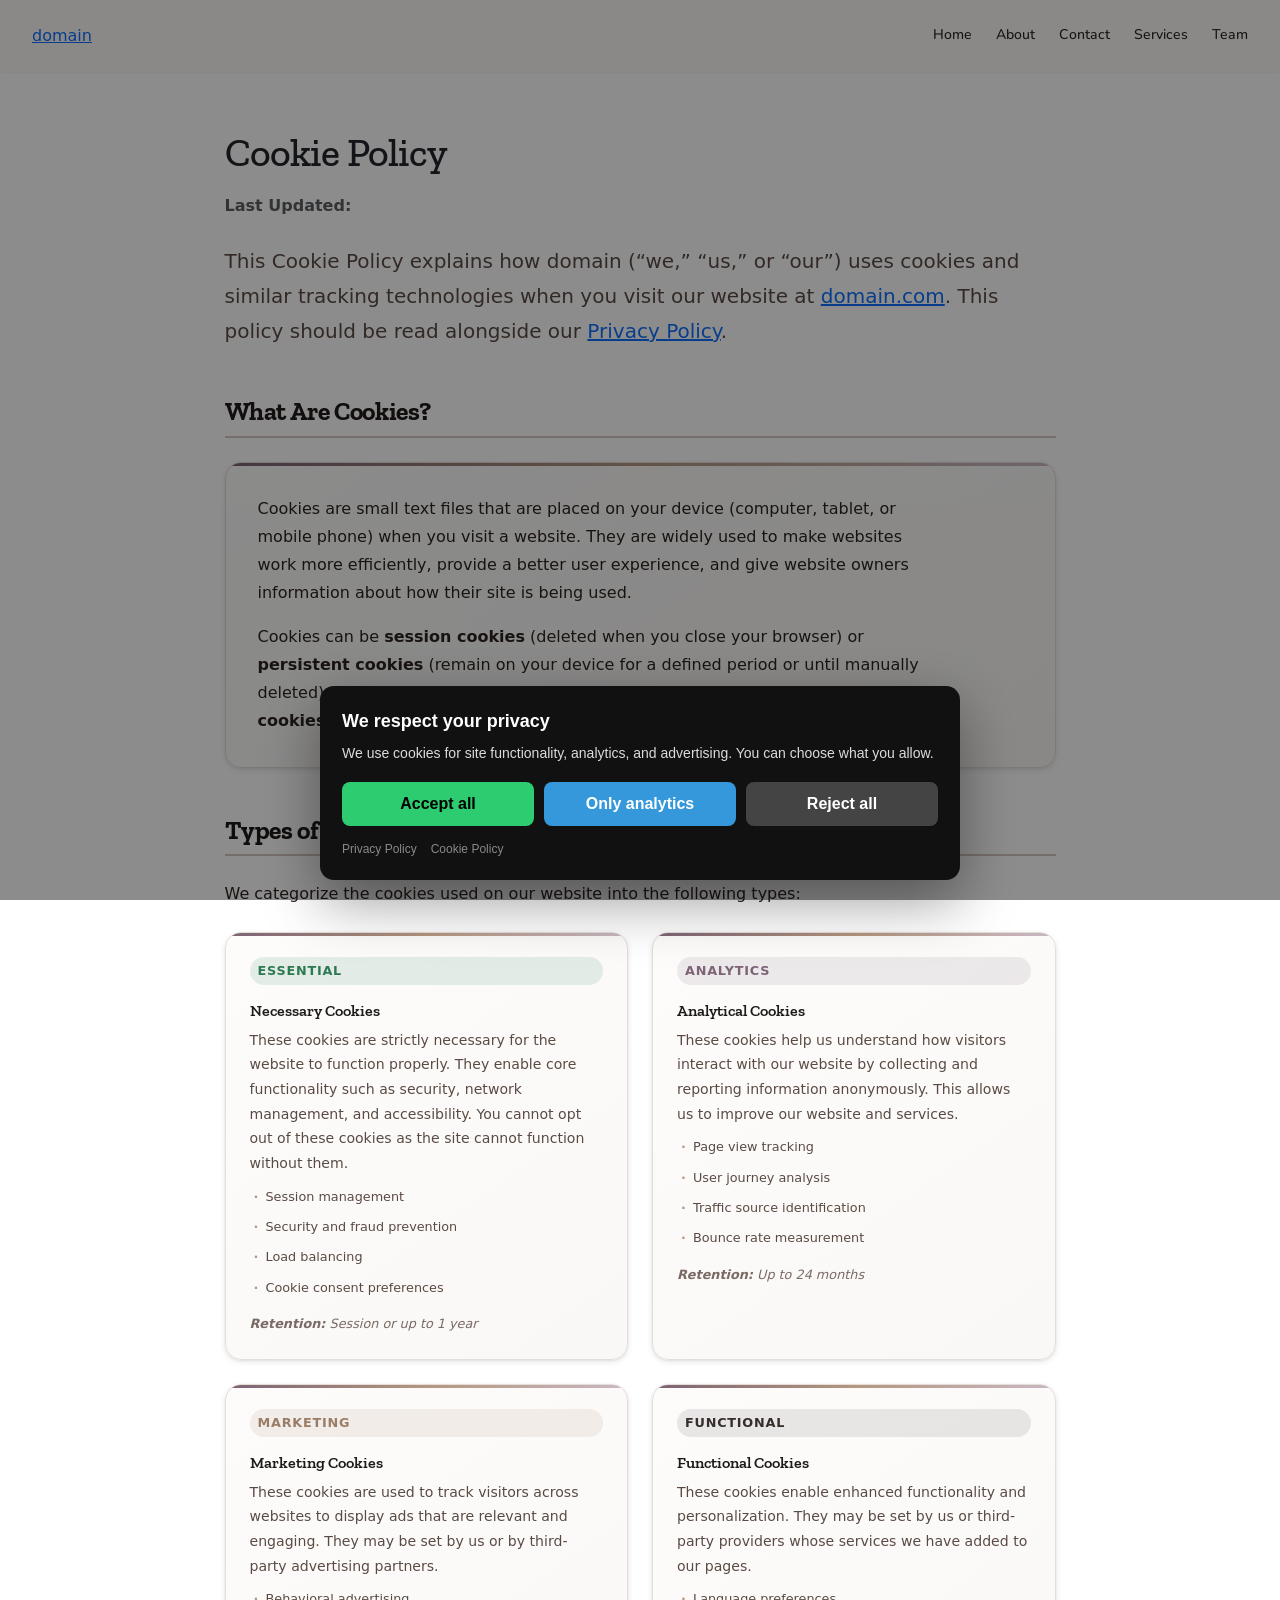
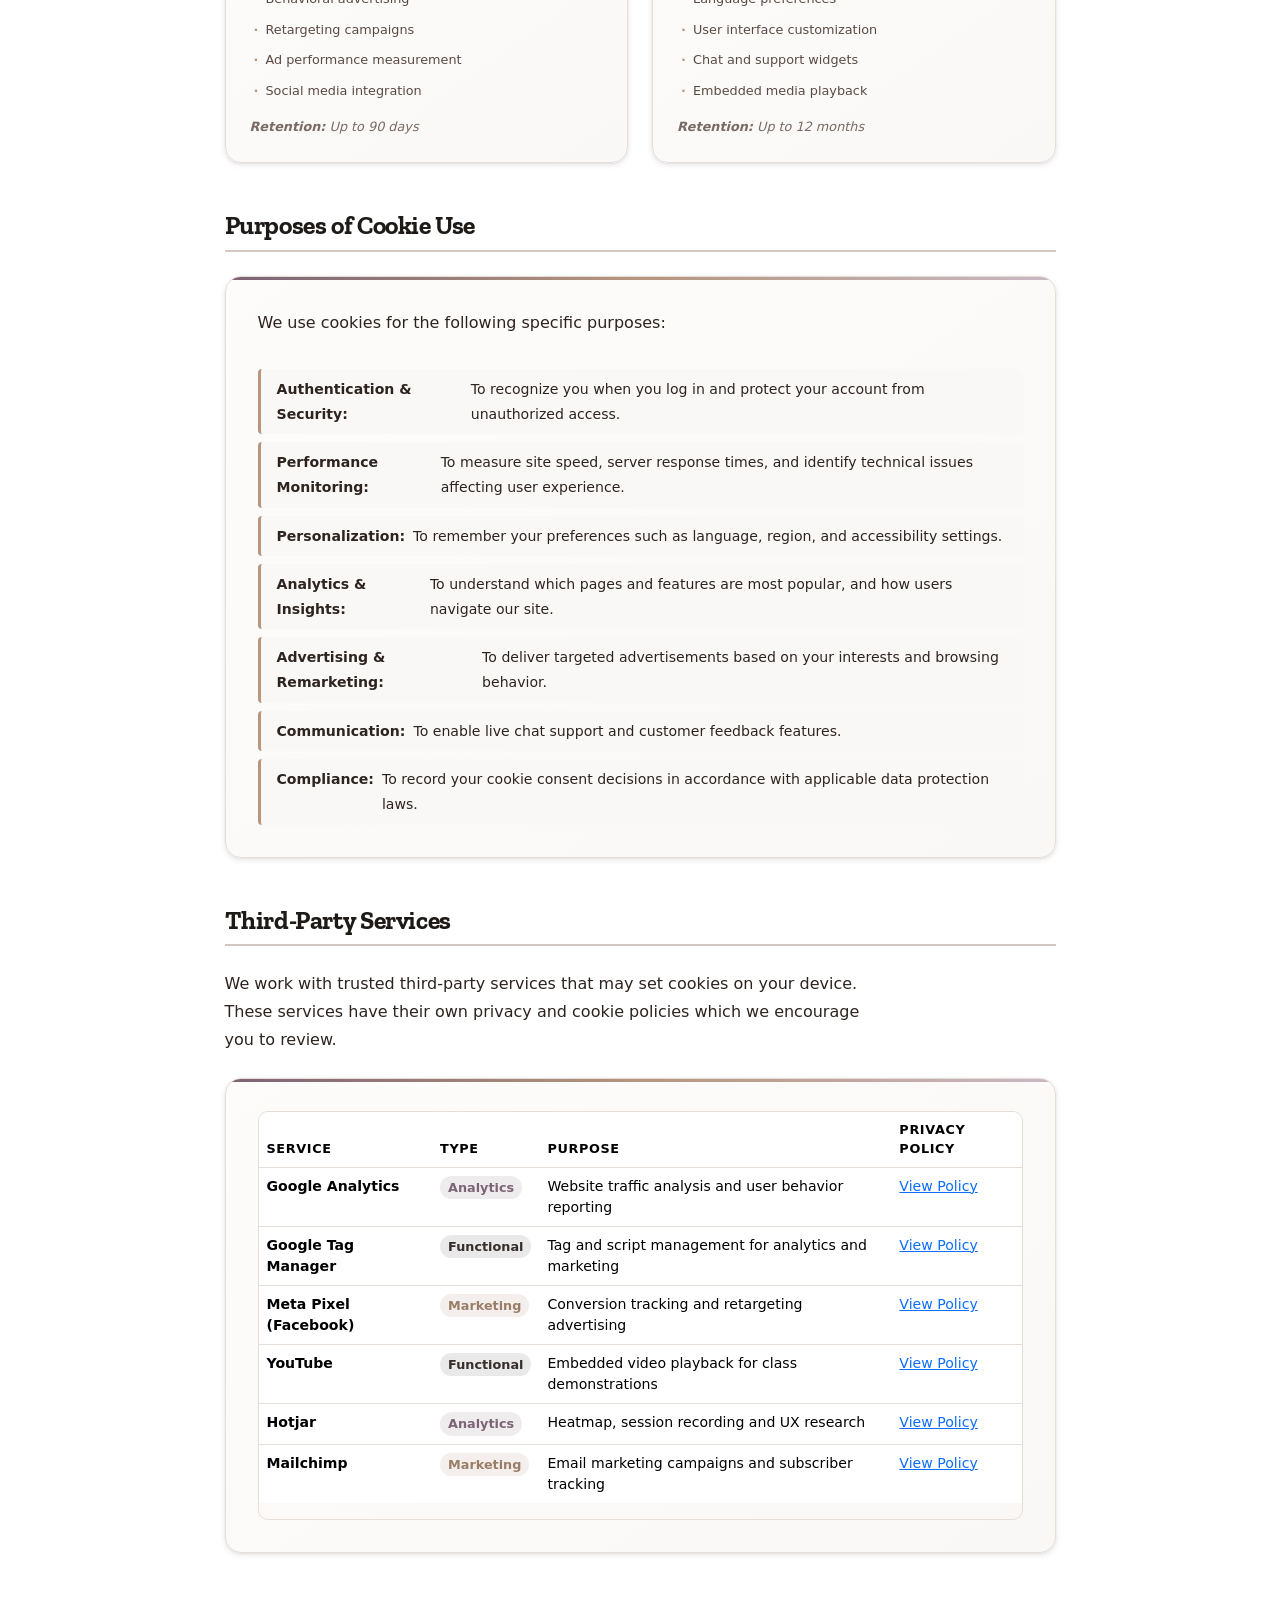
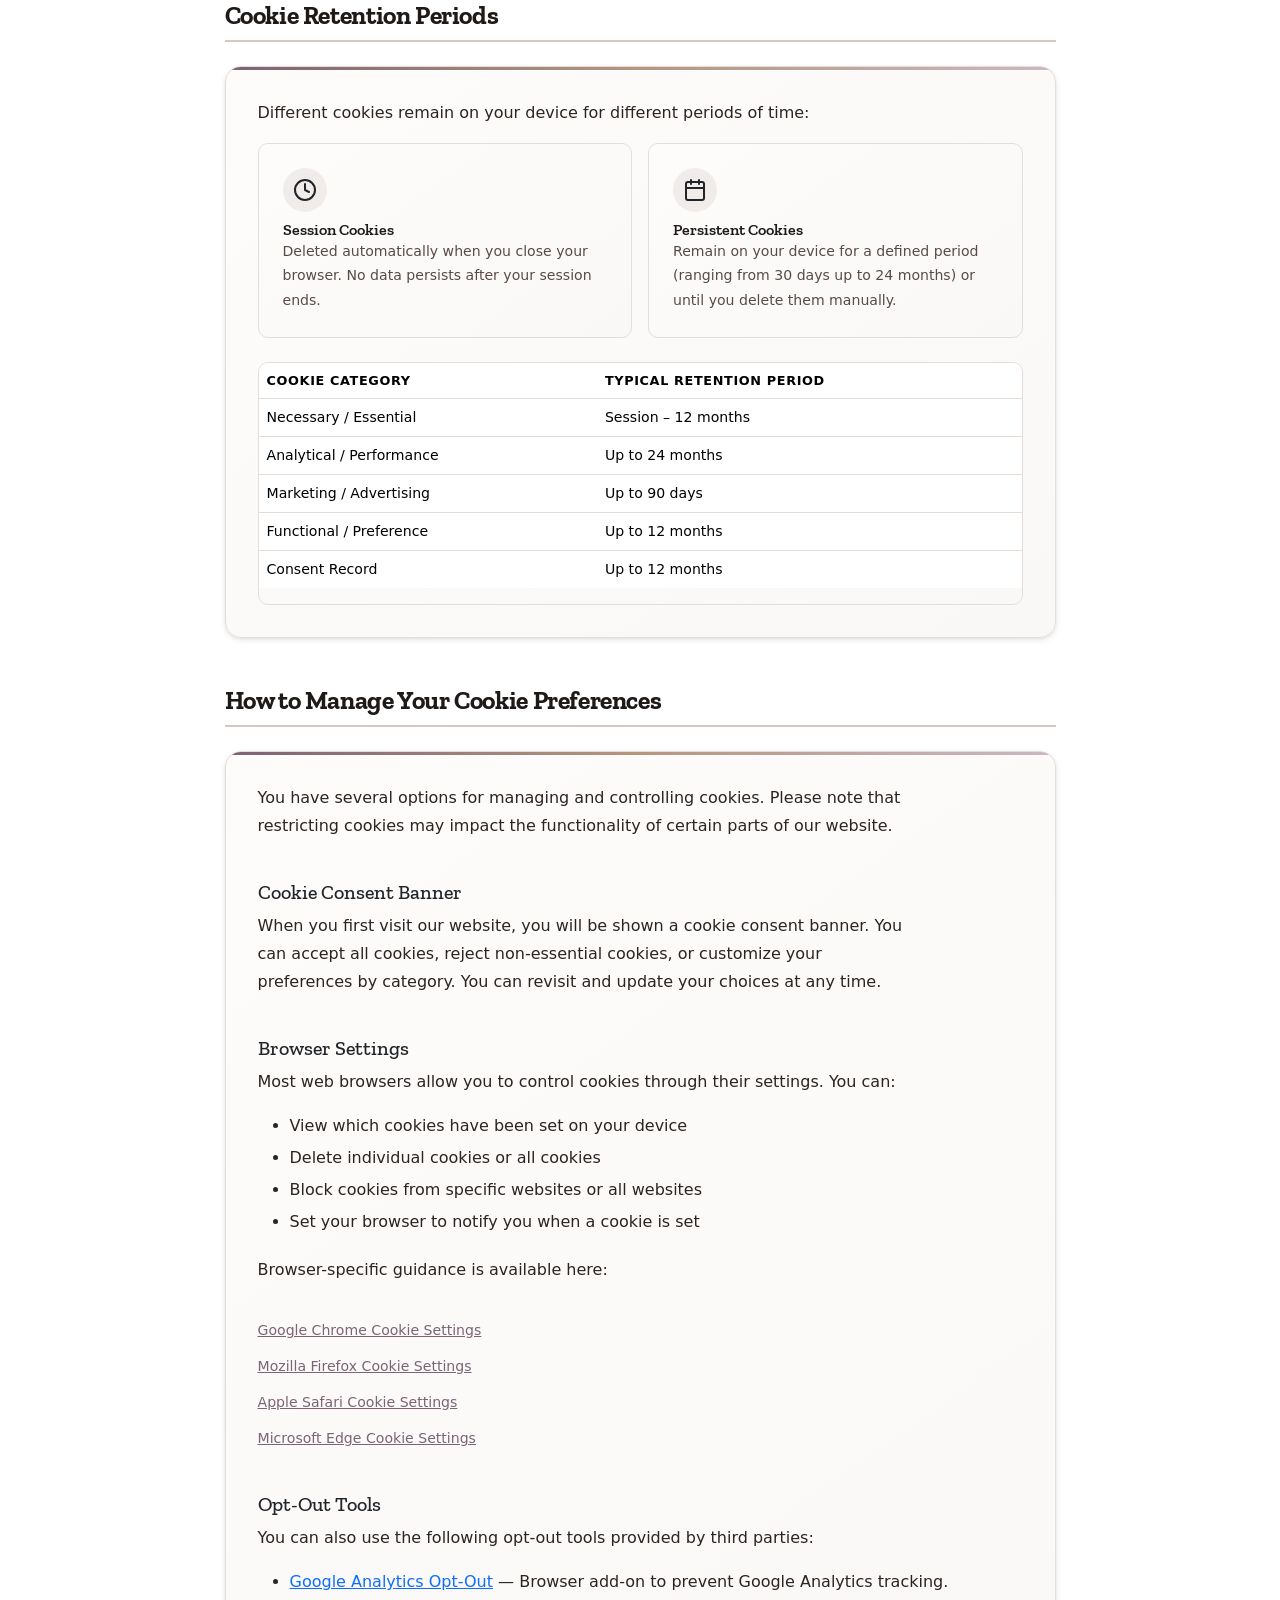
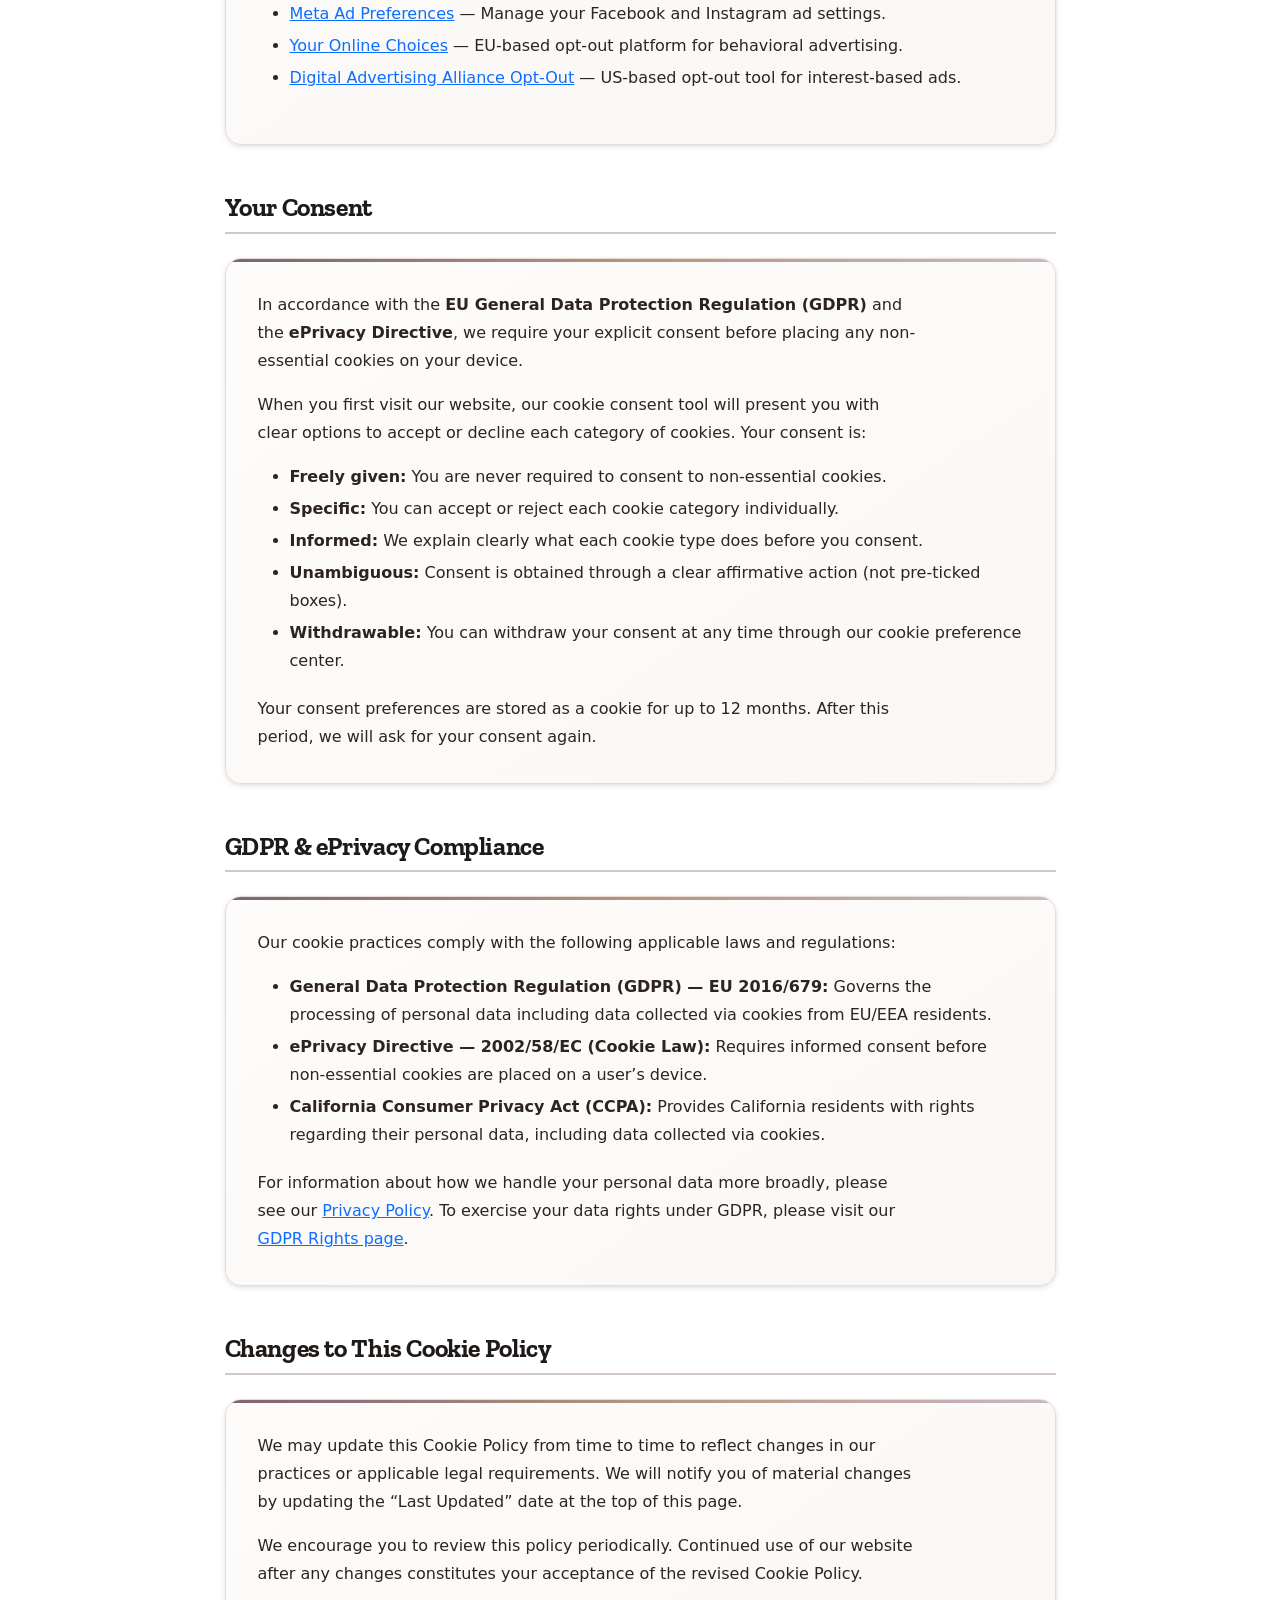
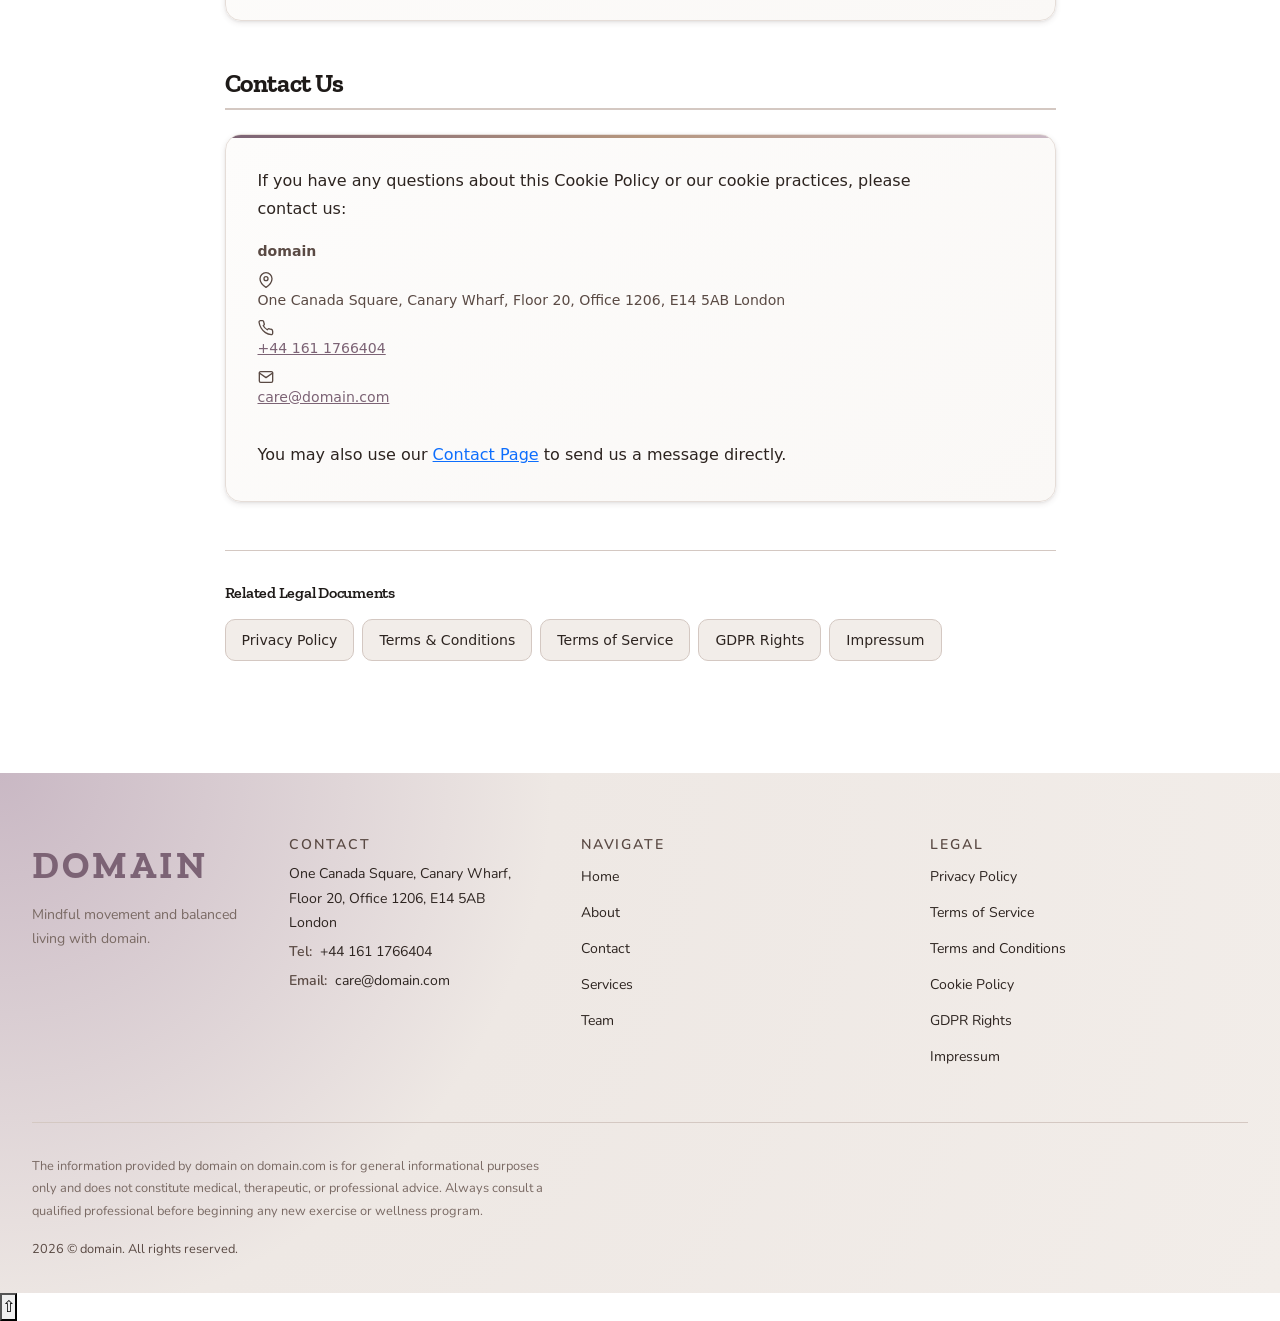
<file: cookie_policy.html>
<!DOCTYPE html><html lang="en"><head>
<script type="application/ld+json">
{
  "@context": "https://schema.org",
  "@graph": [
    {
      "@type": "Organization",
      "@id": "https://domain.com/#org",
      "name": "domain",
      "url": "https://domain.com",
      "email": "care@domain.com",
      "telephone": "+44 161 1766404",
      "address": {
        "@type": "PostalAddress",
        "streetAddress": "One Canada Square, Canary Wharf, Floor 20, Office 1206, E14 5AB London"
      },
      "contactPoint": {
        "@type": "ContactPoint",
        "contactType": "customer support",
        "email": "care@domain.com",
        "telephone": "+44 161 1766404"
      }
    },
    {
      "@type": "WebSite",
      "@id": "https://domain.com/#website",
      "url": "https://domain.com",
      "name": "domain",
      "publisher": {
        "@id": "https://domain.com/#org"
      }
    },
    {
      "@type": "WebPage",
      "@id": "https://domain.com/cookie_policy.html#webpage",
      "url": "https://domain.com/cookie_policy.html",
      "name": "Cookie Policy | domain",
      "isPartOf": {
        "@id": "https://domain.com/#website"
      },
      "about": {
        "@id": "https://domain.com/#org"
      },
      "inLanguage": "en",
      "description": "Learn how domain uses cookies on our website, including types of cookies, their purposes, third-party services, and how to manage your preferences."
    },
    {
      "@type": "BreadcrumbList",
      "@id": "https://domain.com/cookie_policy.html#breadcrumbs",
      "itemListElement": [
        {
          "@type": "ListItem",
          "position": 1,
          "name": "Home",
          "item": "https://domain.com"
        },
        {
          "@type": "ListItem",
          "position": 2,
          "name": "Cookie Policy.Html",
          "item": "https://domain.com/cookie_policy.html"
        }
      ]
    }
  ]
}
</script>
  <meta charset="UTF-8">
  <meta name="viewport" content="width=device-width, initial-scale=1.0">
  <title>Cookie Policy | domain</title>
  <meta name="description" content="Learn how domain uses cookies on our website, including types of cookies, their purposes, third-party services, and how to manage your preferences.">
  <meta name="robots" content="index, follow">
  <link rel="canonical" href="https://domain.com/cookie_policy.html">
  <meta property="og:type" content="website">
  <meta property="og:title" content="Cookie Policy | domain">
  <meta property="og:description" content="Understand how domain uses cookies and how you can control your cookie preferences.">
  <meta property="og:url" content="https://domain.com/cookie_policy.html">
  <meta property="og:site_name" content="domain">
  <link rel="stylesheet" href="style.css">
  <link rel="icon" type="image/png" href="/favicon.png">
  <link rel="apple-touch-icon" href="/apple-touch-icon.png">
   <link rel="stylesheet" href="https://cdn.jsdelivr.net/npm/bootstrap@5.3.3/dist/css/bootstrap.min.css" integrity="sha384-QWTKZyjpPEjISv5WaRU9OFeRpok6YctnYmDr5pNlyT2bRjXh0JMhjY6hW+ALEwIH" crossorigin="anonymous">
  <link rel="stylesheet" href="https://unpkg.com/aos@2.3.4/dist/aos.css">
<link rel="stylesheet" href="./header-footer.css">
<link rel="stylesheet" href="./consent.css">
<script src="./consent.js"></script>
</head>
 <body>
<header class="dr-header" data-dr-variant="v1">
  <div class="dr-header-inner">
    <a class="dr-logo" href="./index.html" aria-label="domain">domain</a>

    <nav class="dr-nav" aria-label="Primary navigation">
      <ul class="dr-nav-list">
        <li class="dr-nav-item"><a class="dr-nav-link" href="./index.html">Home</a></li><li class="dr-nav-item"><a class="dr-nav-link" href="./about.html">About</a></li><li class="dr-nav-item"><a class="dr-nav-link" href="./contact.html">Contact</a></li><li class="dr-nav-item"><a class="dr-nav-link" href="./services.html">Services</a></li><li class="dr-nav-item"><a class="dr-nav-link" href="./team.html">Team</a></li>
      </ul>
    </nav>

    <button class="dr-burger" type="button" aria-label="Toggle menu" aria-expanded="false" aria-controls="dr-mobile-menu">
      <span></span><span></span><span></span>
    </button>
  </div>
</header>
<nav class="dr-mobile-menu" id="dr-mobile-menu" aria-label="Mobile navigation">
  <ul class="dr-mobile-nav-list">
    <li class="dr-nav-item"><a class="dr-nav-link" href="./index.html">Home</a></li><li class="dr-nav-item"><a class="dr-nav-link" href="./about.html">About</a></li><li class="dr-nav-item"><a class="dr-nav-link" href="./contact.html">Contact</a></li><li class="dr-nav-item"><a class="dr-nav-link" href="./services.html">Services</a></li><li class="dr-nav-item"><a class="dr-nav-link" href="./team.html">Team</a></li>
  </ul>
</nav>

  <main id="main-content" role="main">
   <div class="container py-3">
    <nav aria-label="breadcrumb">
     <ol class="breadcrumb">
      <li class="breadcrumb-item"><a href="/">Home</a></li>
      <li class="breadcrumb-item active" aria-current="page">Cookie Policy</li>
     </ol>
    </nav>
   </div>
   <section class="l-section py-4 py-md-5" aria-labelledby="cookie-policy-heading">
    <div class="container">
     <div class="row justify-content-center">
      <div class="col-12 col-lg-9">
       <div data-aos="fade-up">
        <h1 id="cookie-policy-heading" class="mb-3">Cookie Policy</h1>
        <p class="text-muted mb-4"><strong>Last Updated:</strong> <span id="last-updated-date"></span></p>
        <p class="lead mb-5">This Cookie Policy explains how domain (“we,” “us,” or “our”) uses cookies and similar tracking technologies when you visit our website at <a href="https://domain.com" rel="noopener noreferrer">domain.com</a>. This policy should be read alongside our <a href="/privacy.html">Privacy Policy</a>.</p>
       </div>
       <div class="c-cookie-section" data-aos="fade-up" data-aos-delay="50">
        <h2 class="c-cookie-section__title" id="what-are-cookies">What Are Cookies?</h2>
        <div class="c-card mb-4">
         <p>Cookies are small text files that are placed on your device (computer, tablet, or mobile phone) when you visit a website. They are widely used to make websites work more efficiently, provide a better user experience, and give website owners information about how their site is being used.</p>
         <p class="mb-0">Cookies can be <strong>session cookies</strong> (deleted when you close your browser) or <strong>persistent cookies</strong> (remain on your device for a defined period or until manually deleted). They can also be <strong>first-party cookies</strong> (set by us) or <strong>third-party cookies</strong> (set by external services we use).</p>
        </div>
       </div>
       <div class="c-cookie-section" data-aos="fade-up" data-aos-delay="100">
        <h2 class="c-cookie-section__title" id="types-of-cookies">Types of Cookies We Use</h2>
        <p class="mb-4">We categorize the cookies used on our website into the following types:</p>
        <div class="row g-4 mb-4">
         <div class="col-12 col-md-6">
          <article class="c-card c-cookie-card h-100" aria-labelledby="necessary-cookies-heading">
           <div class="c-cookie-card__badge c-cookie-card__badge--necessary">Essential</div>
           <h3 class="c-cookie-card__title" id="necessary-cookies-heading">Necessary Cookies</h3>
           <p class="c-cookie-card__body">These cookies are strictly necessary for the website to function properly. They enable core functionality such as security, network management, and accessibility. You cannot opt out of these cookies as the site cannot function without them.</p>
           <ul class="c-cookie-card__list">
            <li>Session management</li>
            <li>Security and fraud prevention</li>
            <li>Load balancing</li>
            <li>Cookie consent preferences</li>
           </ul>
           <p class="c-cookie-card__retention mb-0"><strong>Retention:</strong> Session or up to 1 year</p>
          </article>
         </div>
         <div class="col-12 col-md-6">
          <article class="c-card c-cookie-card h-100" aria-labelledby="analytics-cookies-heading">
           <div class="c-cookie-card__badge c-cookie-card__badge--analytics">Analytics</div>
           <h3 class="c-cookie-card__title" id="analytics-cookies-heading">Analytical Cookies</h3>
           <p class="c-cookie-card__body">These cookies help us understand how visitors interact with our website by collecting and reporting information anonymously. This allows us to improve our website and services.</p>
           <ul class="c-cookie-card__list">
            <li>Page view tracking</li>
            <li>User journey analysis</li>
            <li>Traffic source identification</li>
            <li>Bounce rate measurement</li>
           </ul>
           <p class="c-cookie-card__retention mb-0"><strong>Retention:</strong> Up to 24 months</p>
          </article>
         </div>
         <div class="col-12 col-md-6">
          <article class="c-card c-cookie-card h-100" aria-labelledby="marketing-cookies-heading">
           <div class="c-cookie-card__badge c-cookie-card__badge--marketing">Marketing</div>
           <h3 class="c-cookie-card__title" id="marketing-cookies-heading">Marketing Cookies</h3>
           <p class="c-cookie-card__body">These cookies are used to track visitors across websites to display ads that are relevant and engaging. They may be set by us or by third-party advertising partners.</p>
           <ul class="c-cookie-card__list">
            <li>Behavioral advertising</li>
            <li>Retargeting campaigns</li>
            <li>Ad performance measurement</li>
            <li>Social media integration</li>
           </ul>
           <p class="c-cookie-card__retention mb-0"><strong>Retention:</strong> Up to 90 days</p>
          </article>
         </div>
         <div class="col-12 col-md-6">
          <article class="c-card c-cookie-card h-100" aria-labelledby="functional-cookies-heading">
           <div class="c-cookie-card__badge c-cookie-card__badge--functional">Functional</div>
           <h3 class="c-cookie-card__title" id="functional-cookies-heading">Functional Cookies</h3>
           <p class="c-cookie-card__body">These cookies enable enhanced functionality and personalization. They may be set by us or third-party providers whose services we have added to our pages.</p>
           <ul class="c-cookie-card__list">
            <li>Language preferences</li>
            <li>User interface customization</li>
            <li>Chat and support widgets</li>
            <li>Embedded media playback</li>
           </ul>
           <p class="c-cookie-card__retention mb-0"><strong>Retention:</strong> Up to 12 months</p>
          </article>
         </div>
        </div>
       </div>
       <div class="c-cookie-section" data-aos="fade-up" data-aos-delay="50">
        <h2 class="c-cookie-section__title" id="cookie-purposes">Purposes of Cookie Use</h2>
        <div class="c-card mb-4">
         <p>We use cookies for the following specific purposes:</p>
         <ul class="c-cookie-purpose-list">
          <li><strong>Authentication &amp; Security:</strong> To recognize you when you log in and protect your account from unauthorized access.</li>
          <li><strong>Performance Monitoring:</strong> To measure site speed, server response times, and identify technical issues affecting user experience.</li>
          <li><strong>Personalization:</strong> To remember your preferences such as language, region, and accessibility settings.</li>
          <li><strong>Analytics &amp; Insights:</strong> To understand which pages and features are most popular, and how users navigate our site.</li>
          <li><strong>Advertising &amp; Remarketing:</strong> To deliver targeted advertisements based on your interests and browsing behavior.</li>
          <li><strong>Communication:</strong> To enable live chat support and customer feedback features.</li>
          <li><strong>Compliance:</strong> To record your cookie consent decisions in accordance with applicable data protection laws.</li>
         </ul>
        </div>
       </div>
       <div class="c-cookie-section" data-aos="fade-up" data-aos-delay="50">
        <h2 class="c-cookie-section__title" id="third-party-cookies">Third-Party Services</h2>
        <p class="mb-4">We work with trusted third-party services that may set cookies on your device. These services have their own privacy and cookie policies which we encourage you to review.</p>
        <div class="c-card mb-4">
         <div class="table-responsive">
          <table class="table c-cookie-table" aria-label="Third-party cookie providers">
           <thead>
            <tr>
             <th scope="col">Service</th>
             <th scope="col">Type</th>
             <th scope="col">Purpose</th>
             <th scope="col">Privacy Policy</th>
            </tr>
           </thead>
           <tbody>
            <tr>
             <td><strong>Google Analytics</strong></td>
             <td><span class="c-cookie-badge c-cookie-badge--analytics">Analytics</span></td>
             <td>Website traffic analysis and user behavior reporting</td>
             <td><a href="https://policies.google.com/privacy" target="_blank" rel="noopener noreferrer" aria-label="Google Privacy Policy, opens in new tab">View Policy</a></td>
            </tr>
            <tr>
             <td><strong>Google Tag Manager</strong></td>
             <td><span class="c-cookie-badge c-cookie-badge--functional">Functional</span></td>
             <td>Tag and script management for analytics and marketing</td>
             <td><a href="https://policies.google.com/privacy" target="_blank" rel="noopener noreferrer" aria-label="Google Privacy Policy, opens in new tab">View Policy</a></td>
            </tr>
            <tr>
             <td><strong>Meta Pixel (Facebook)</strong></td>
             <td><span class="c-cookie-badge c-cookie-badge--marketing">Marketing</span></td>
             <td>Conversion tracking and retargeting advertising</td>
             <td><a href="https://www.facebook.com/privacy/policy" target="_blank" rel="noopener noreferrer" aria-label="Meta Privacy Policy, opens in new tab">View Policy</a></td>
            </tr>
            <tr>
             <td><strong>YouTube</strong></td>
             <td><span class="c-cookie-badge c-cookie-badge--functional">Functional</span></td>
             <td>Embedded video playback for class demonstrations</td>
             <td><a href="https://policies.google.com/privacy" target="_blank" rel="noopener noreferrer" aria-label="YouTube Privacy Policy, opens in new tab">View Policy</a></td>
            </tr>
            <tr>
             <td><strong>Hotjar</strong></td>
             <td><span class="c-cookie-badge c-cookie-badge--analytics">Analytics</span></td>
             <td>Heatmap, session recording and UX research</td>
             <td><a href="https://www.hotjar.com/legal/policies/privacy" target="_blank" rel="noopener noreferrer" aria-label="Hotjar Privacy Policy, opens in new tab">View Policy</a></td>
            </tr>
            <tr>
             <td><strong>Mailchimp</strong></td>
             <td><span class="c-cookie-badge c-cookie-badge--marketing">Marketing</span></td>
             <td>Email marketing campaigns and subscriber tracking</td>
             <td><a href="https://mailchimp.com/legal/privacy" target="_blank" rel="noopener noreferrer" aria-label="Mailchimp Privacy Policy, opens in new tab">View Policy</a></td>
            </tr>
           </tbody>
          </table>
         </div>
        </div>
       </div>
       <div class="c-cookie-section" data-aos="fade-up" data-aos-delay="50">
        <h2 class="c-cookie-section__title" id="cookie-retention">Cookie Retention Periods</h2>
        <div class="c-card mb-4">
         <p>Different cookies remain on your device for different periods of time:</p>
         <div class="row g-3">
          <div class="col-12 col-sm-6">
           <div class="c-retention-item">
            <div class="c-retention-item__icon" aria-hidden="true">
             <svg xmlns="http://www.w3.org/2000/svg" width="24" height="24" viewBox="0 0 24 24" fill="none" stroke="currentColor" stroke-width="2" stroke-linecap="round" stroke-linejoin="round">
              <circle cx="12" cy="12" r="10"></circle> <polyline points="12 6 12 12 16 14"></polyline>
             </svg>
            </div>
            <div>
             <h4 class="c-retention-item__title">Session Cookies</h4>
             <p class="c-retention-item__desc">Deleted automatically when you close your browser. No data persists after your session ends.</p>
            </div>
           </div>
          </div>
          <div class="col-12 col-sm-6">
           <div class="c-retention-item">
            <div class="c-retention-item__icon" aria-hidden="true">
             <svg xmlns="http://www.w3.org/2000/svg" width="24" height="24" viewBox="0 0 24 24" fill="none" stroke="currentColor" stroke-width="2" stroke-linecap="round" stroke-linejoin="round">
              <rect x="3" y="4" width="18" height="18" rx="2" ry="2"></rect> <line x1="16" y1="2" x2="16" y2="6"></line> <line x1="8" y1="2" x2="8" y2="6"></line> <line x1="3" y1="10" x2="21" y2="10"></line>
             </svg>
            </div>
            <div>
             <h4 class="c-retention-item__title">Persistent Cookies</h4>
             <p class="c-retention-item__desc">Remain on your device for a defined period (ranging from 30 days up to 24 months) or until you delete them manually.</p>
            </div>
           </div>
          </div>
         </div>
         <div class="c-cookie-retention-table mt-4">
          <table class="table" aria-label="Cookie retention periods by category">
           <thead>
            <tr>
             <th scope="col">Cookie Category</th>
             <th scope="col">Typical Retention Period</th>
            </tr>
           </thead>
           <tbody>
            <tr>
             <td>Necessary / Essential</td>
             <td>Session – 12 months</td>
            </tr>
            <tr>
             <td>Analytical / Performance</td>
             <td>Up to 24 months</td>
            </tr>
            <tr>
             <td>Marketing / Advertising</td>
             <td>Up to 90 days</td>
            </tr>
            <tr>
             <td>Functional / Preference</td>
             <td>Up to 12 months</td>
            </tr>
            <tr>
             <td>Consent Record</td>
             <td>Up to 12 months</td>
            </tr>
           </tbody>
          </table>
         </div>
        </div>
       </div>
       <div class="c-cookie-section" data-aos="fade-up" data-aos-delay="50">
        <h2 class="c-cookie-section__title" id="manage-cookies">How to Manage Your Cookie Preferences</h2>
        <div class="c-card mb-4">
         <p>You have several options for managing and controlling cookies. Please note that restricting cookies may impact the functionality of certain parts of our website.</p>
         <h3 class="h5 mt-4">Cookie Consent Banner</h3>
         <p>When you first visit our website, you will be shown a cookie consent banner. You can accept all cookies, reject non-essential cookies, or customize your preferences by category. You can revisit and update your choices at any time.</p>
         <h3 class="h5 mt-4">Browser Settings</h3>
         <p>Most web browsers allow you to control cookies through their settings. You can:</p>
         <ul>
          <li>View which cookies have been set on your device</li>
          <li>Delete individual cookies or all cookies</li>
          <li>Block cookies from specific websites or all websites</li>
          <li>Set your browser to notify you when a cookie is set</li>
         </ul>
         <p>Browser-specific guidance is available here:</p>
         <ul class="c-browser-links">
          <li><a href="https://support.google.com/chrome/answer/95647" target="_blank" rel="noopener noreferrer"> Google Chrome Cookie Settings </a></li>
          <li><a href="https://support.mozilla.org/en-US/kb/cookies-information-websites-store-on-your-computer" target="_blank" rel="noopener noreferrer"> Mozilla Firefox Cookie Settings </a></li>
          <li><a href="https://support.apple.com/guide/safari/manage-cookies-sfri11471" target="_blank" rel="noopener noreferrer"> Apple Safari Cookie Settings </a></li>
          <li><a href="https://support.microsoft.com/en-us/microsoft-edge/delete-cookies-in-microsoft-edge" target="_blank" rel="noopener noreferrer"> Microsoft Edge Cookie Settings </a></li>
         </ul>
         <h3 class="h5 mt-4">Opt-Out Tools</h3>
         <p>You can also use the following opt-out tools provided by third parties:</p>
         <ul>
          <li><a href="https://tools.google.com/dlpage/gaoptout" target="_blank" rel="noopener noreferrer">Google Analytics Opt-Out</a> — Browser add-on to prevent Google Analytics tracking.</li>
          <li><a href="https://www.facebook.com/settings/?tab=ads" target="_blank" rel="noopener noreferrer">Meta Ad Preferences</a> — Manage your Facebook and Instagram ad settings.</li>
          <li><a href="https://www.youronlinechoices.com/" target="_blank" rel="noopener noreferrer">Your Online Choices</a> — EU-based opt-out platform for behavioral advertising.</li>
          <li><a href="https://optout.aboutads.info/" target="_blank" rel="noopener noreferrer">Digital Advertising Alliance Opt-Out</a> — US-based opt-out tool for interest-based ads.</li>
         </ul>
        </div>
       </div>
       <div class="c-cookie-section" data-aos="fade-up" data-aos-delay="50">
        <h2 class="c-cookie-section__title" id="consent">Your Consent</h2>
        <div class="c-card mb-4">
         <p>In accordance with the <strong>EU General Data Protection Regulation (GDPR)</strong> and the <strong>ePrivacy Directive</strong>, we require your explicit consent before placing any non-essential cookies on your device.</p>
         <p>When you first visit our website, our cookie consent tool will present you with clear options to accept or decline each category of cookies. Your consent is:</p>
         <ul>
          <li><strong>Freely given:</strong> You are never required to consent to non-essential cookies.</li>
          <li><strong>Specific:</strong> You can accept or reject each cookie category individually.</li>
          <li><strong>Informed:</strong> We explain clearly what each cookie type does before you consent.</li>
          <li><strong>Unambiguous:</strong> Consent is obtained through a clear affirmative action (not pre-ticked boxes).</li>
          <li><strong>Withdrawable:</strong> You can withdraw your consent at any time through our cookie preference center.</li>
         </ul>
         <p class="mb-0">Your consent preferences are stored as a cookie for up to 12 months. After this period, we will ask for your consent again.</p>
        </div>
       </div>
       <div class="c-cookie-section" data-aos="fade-up" data-aos-delay="50">
        <h2 class="c-cookie-section__title" id="gdpr-compliance">GDPR &amp; ePrivacy Compliance</h2>
        <div class="c-card mb-4">
         <p>Our cookie practices comply with the following applicable laws and regulations:</p>
         <ul>
          <li><strong>General Data Protection Regulation (GDPR) — EU 2016/679:</strong> Governs the processing of personal data including data collected via cookies from EU/EEA residents.</li>
          <li><strong>ePrivacy Directive — 2002/58/EC (Cookie Law):</strong> Requires informed consent before non-essential cookies are placed on a user’s device.</li>
          <li><strong>California Consumer Privacy Act (CCPA):</strong> Provides California residents with rights regarding their personal data, including data collected via cookies.</li>
         </ul>
         <p class="mb-0">For information about how we handle your personal data more broadly, please see our <a href="/privacy.html">Privacy Policy</a>. To exercise your data rights under GDPR, please visit our <a href="/gdpr-rights.html">GDPR Rights page</a>.</p>
        </div>
       </div>
       <div class="c-cookie-section" data-aos="fade-up" data-aos-delay="50">
        <h2 class="c-cookie-section__title" id="policy-updates">Changes to This Cookie Policy</h2>
        <div class="c-card mb-4">
         <p>We may update this Cookie Policy from time to time to reflect changes in our practices or applicable legal requirements. We will notify you of material changes by updating the “Last Updated” date at the top of this page.</p>
         <p class="mb-0">We encourage you to review this policy periodically. Continued use of our website after any changes constitutes your acceptance of the revised Cookie Policy.</p>
        </div>
       </div>
       <div class="c-cookie-section" data-aos="fade-up" data-aos-delay="50">
        <h2 class="c-cookie-section__title" id="contact-us">Contact Us</h2>
        <div class="c-card mb-5">
         <p>If you have any questions about this Cookie Policy or our cookie practices, please contact us:</p>
         <address class="c-contact-info">
          <p><strong>domain</strong></p>
          <p>
           <svg xmlns="http://www.w3.org/2000/svg" width="16" height="16" viewBox="0 0 24 24" fill="none" stroke="currentColor" stroke-width="2" stroke-linecap="round" stroke-linejoin="round" aria-hidden="true">
            <path d="M21 10c0 7-9 13-9 13s-9-6-9-13a9 9 0 0 1 18 0z"></path> <circle cx="12" cy="10" r="3"></circle>
           </svg>
           One Canada Square, Canary Wharf, Floor 20, Office 1206, E14 5AB London
          </p>
          <p>
           <svg xmlns="http://www.w3.org/2000/svg" width="16" height="16" viewBox="0 0 24 24" fill="none" stroke="currentColor" stroke-width="2" stroke-linecap="round" stroke-linejoin="round" aria-hidden="true">
            <path d="M22 16.92v3a2 2 0 0 1-2.18 2 19.79 19.79 0 0 1-8.63-3.07A19.5 19.5 0 0 1 4.69 12 19.79 19.79 0 0 1 1.65 3.32 2 2 0 0 1 3.62 1h3a2 2 0 0 1 2 1.72c.127.96.361 1.903.7 2.81a2 2 0 0 1-.45 2.11L7.91 8.6a16 16 0 0 0 6 6l.92-.92a2 2 0 0 1 2.11-.45c.907.339 1.85.573 2.81.7A2 2 0 0 1 21.72 16z"></path>
           </svg>
           <a href="tel:+44 161 1766404">+44 161 1766404</a>
          </p>
          <p>
           <svg xmlns="http://www.w3.org/2000/svg" width="16" height="16" viewBox="0 0 24 24" fill="none" stroke="currentColor" stroke-width="2" stroke-linecap="round" stroke-linejoin="round" aria-hidden="true">
            <path d="M4 4h16c1.1 0 2 .9 2 2v12c0 1.1-.9 2-2 2H4c-1.1 0-2-.9-2-2V6c0-1.1.9-2 2-2z"></path> <polyline points="22,6 12,13 2,6"></polyline>
           </svg>
           <a href="mailto:care@domain.com">care@domain.com</a>
          </p>
         </address>
         <p class="mt-3 mb-0">You may also use our <a href="/contact.html">Contact Page</a> to send us a message directly.</p>
        </div>
       </div>
       <nav class="c-policy-nav" aria-label="Other legal policies">
        <h2 class="c-policy-nav__title">Related Legal Documents</h2>
        <ul class="c-policy-nav__list" role="list">
         <li><a href="/privacy.html" class="c-policy-nav__link">Privacy Policy</a></li>
         <li><a href="/terms_and_conditions.html" class="c-policy-nav__link">Terms &amp; Conditions</a></li>
         <li><a href="/terms_of_services.html" class="c-policy-nav__link">Terms of Service</a></li>
         <li><a href="/gdpr-rights.html" class="c-policy-nav__link">GDPR Rights</a></li>
         <li><a href="/impressum.html" class="c-policy-nav__link">Impressum</a></li>
        </ul>
       </nav>
      </div>
     </div>
    </div>
   </section>
  </main>
  <footer class="dr-footer" aria-label="Site footer">
  <div class="dr-footer-inner">
    <div class="dr-footer-top">
      <div class="dr-footer-brand-contact">
        <div class="dr-footer-brand">
          <div class="dr-footer-logo" aria-label="domain">domain</div>
          <p class="dr-footer-tagline">Mindful movement and balanced living with domain.</p>
        </div>
        <div class="dr-footer-contact" aria-label="Contact details">
          <h2 class="dr-footer-heading">Contact</h2>
          <p class="dr-footer-contact-item dr-footer-contact-address">One Canada Square, Canary Wharf, Floor 20, Office 1206, E14 5AB London</p>
          <p class="dr-footer-contact-item dr-footer-contact-phone"><span>Tel:</span> <a href="tel:+44 161 1766404">+44 161 1766404</a></p>
          <p class="dr-footer-contact-item dr-footer-contact-email"><span>Email:</span> <a href="mailto:care@domain.com">care@domain.com</a></p>
        </div>
      </div>
      <div class="dr-footer-links">
        <nav class="dr-footer-nav" aria-label="Footer navigation">
          <h2 class="dr-footer-heading">Navigate</h2>
          <ul class="dr-footer-nav-list">
            <li class="dr-footer-nav-item"><a href="./index.html">Home</a></li>
            <li class="dr-footer-nav-item"><a href="./about.html">About</a></li>
            <li class="dr-footer-nav-item"><a href="./contact.html">Contact</a></li>
            <li class="dr-footer-nav-item"><a href="./services.html">Services</a></li>
            <li class="dr-footer-nav-item"><a href="./team.html">Team</a></li>
          </ul>
        </nav>
        <nav class="dr-footer-legal" aria-label="Legal links">
          <h2 class="dr-footer-heading">Legal</h2>
          <ul class="dr-footer-legal-list">
            <li class="dr-footer-legal-item"><a href="./privacy.html">Privacy Policy</a></li>
            <li class="dr-footer-legal-item"><a href="./terms_of_services.html">Terms of Service</a></li>
            <li class="dr-footer-legal-item"><a href="./terms_and_conditions.html">Terms and Conditions</a></li>
            <li class="dr-footer-legal-item"><a href="./cookie_policy.html">Cookie Policy</a></li>
            <li class="dr-footer-legal-item"><a href="./gdpr-rights.html">GDPR Rights</a></li>
            <li class="dr-footer-legal-item"><a href="./impressum.html">Impressum</a></li>
          </ul>
        </nav>
      </div>
    </div>
    <div class="dr-footer-bottom">
      <p class="dr-footer-disclaimer">The information provided by domain on domain.com is for general informational purposes only and does not constitute medical, therapeutic, or professional advice. Always consult a qualified professional before beginning any new exercise or wellness program.</p>
      <div class="dr-footer-meta-row">
        <p class="dr-footer-meta"><span class="dr-year"></span> © domain. All rights reserved.</p>
      </div>
    </div>
  </div>
</footer>
  
 
  
  

<script src="script.js" defer=""></script>
<script src="https://unpkg.com/aos@2.3.4/dist/aos.js"></script>
<script>
if (typeof AOS !== "undefined" && !window.__AOS_INITIALIZED__) {
  AOS.init({ once: true, duration: 700, easing: "ease-out-cubic" });
  window.__AOS_INITIALIZED__ = true;
}
</script>
<script src="./header-footer.js"></script>
</body></html>
</file>
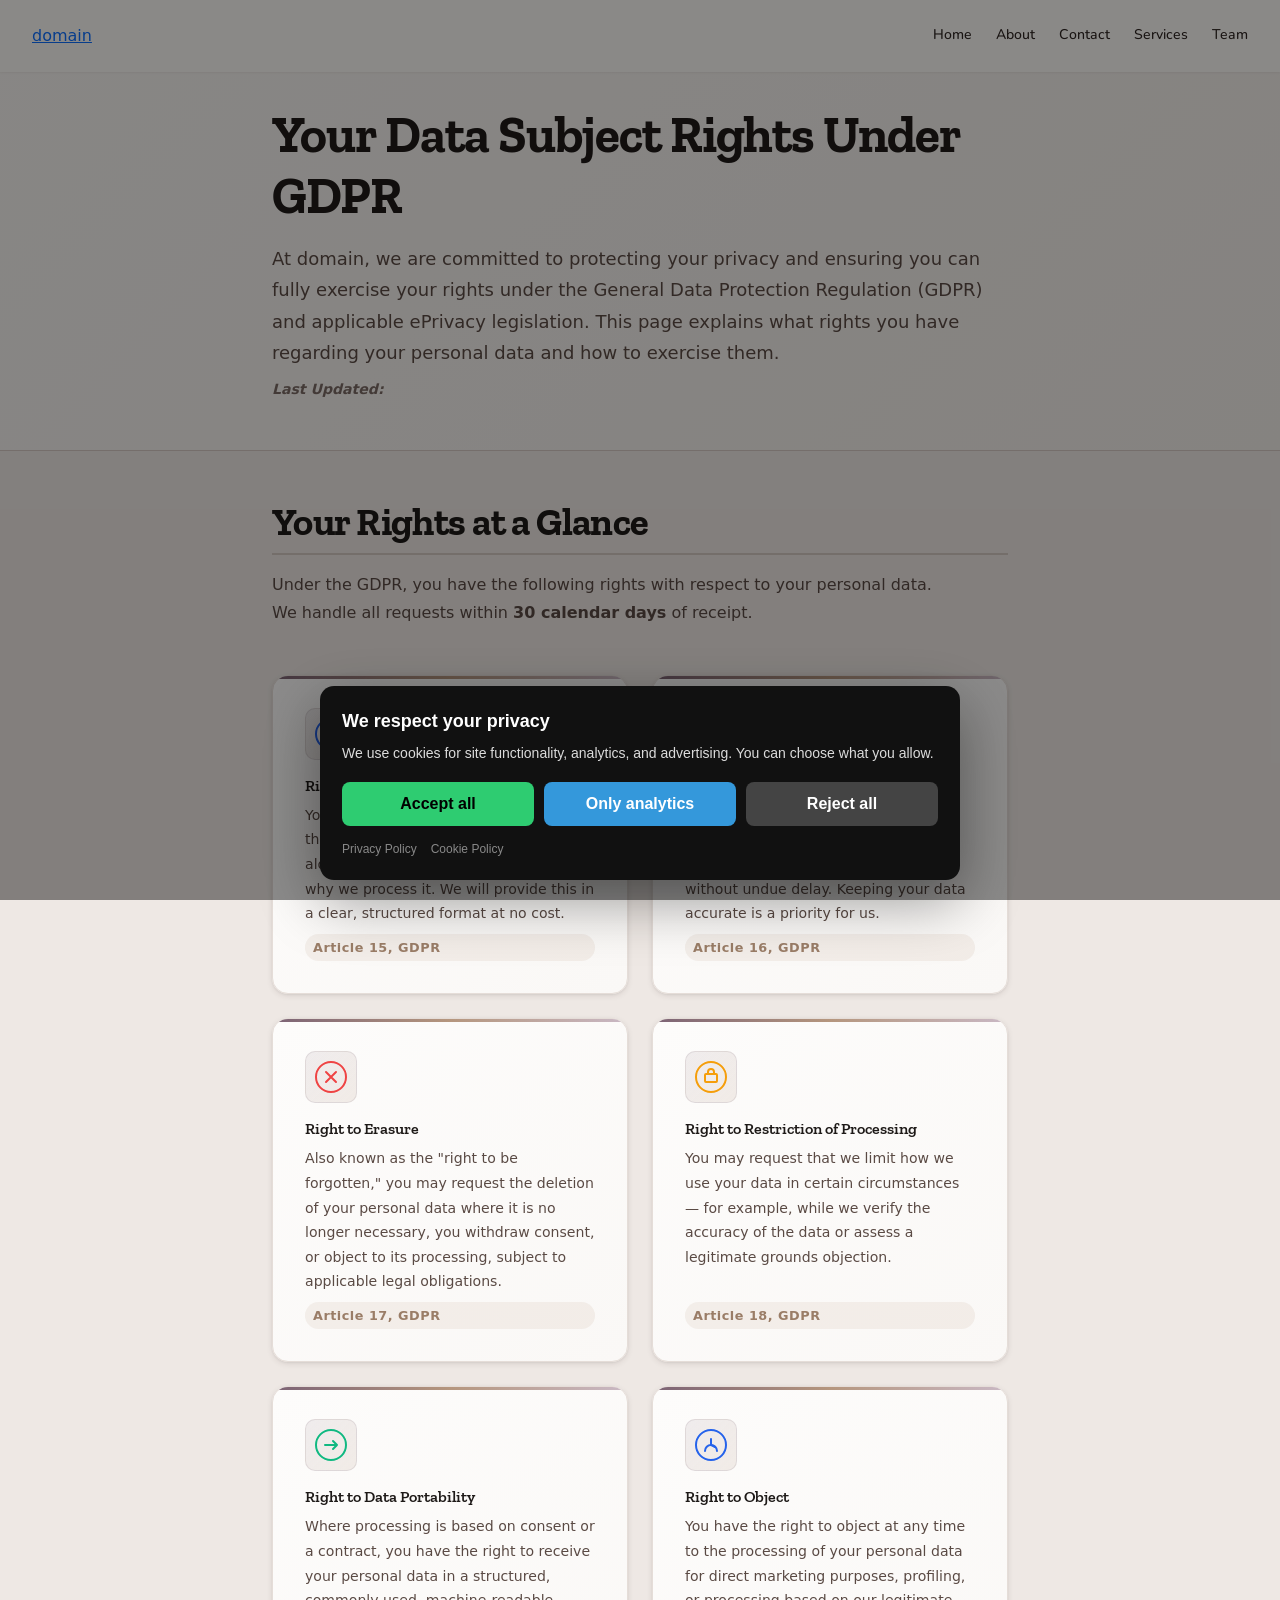
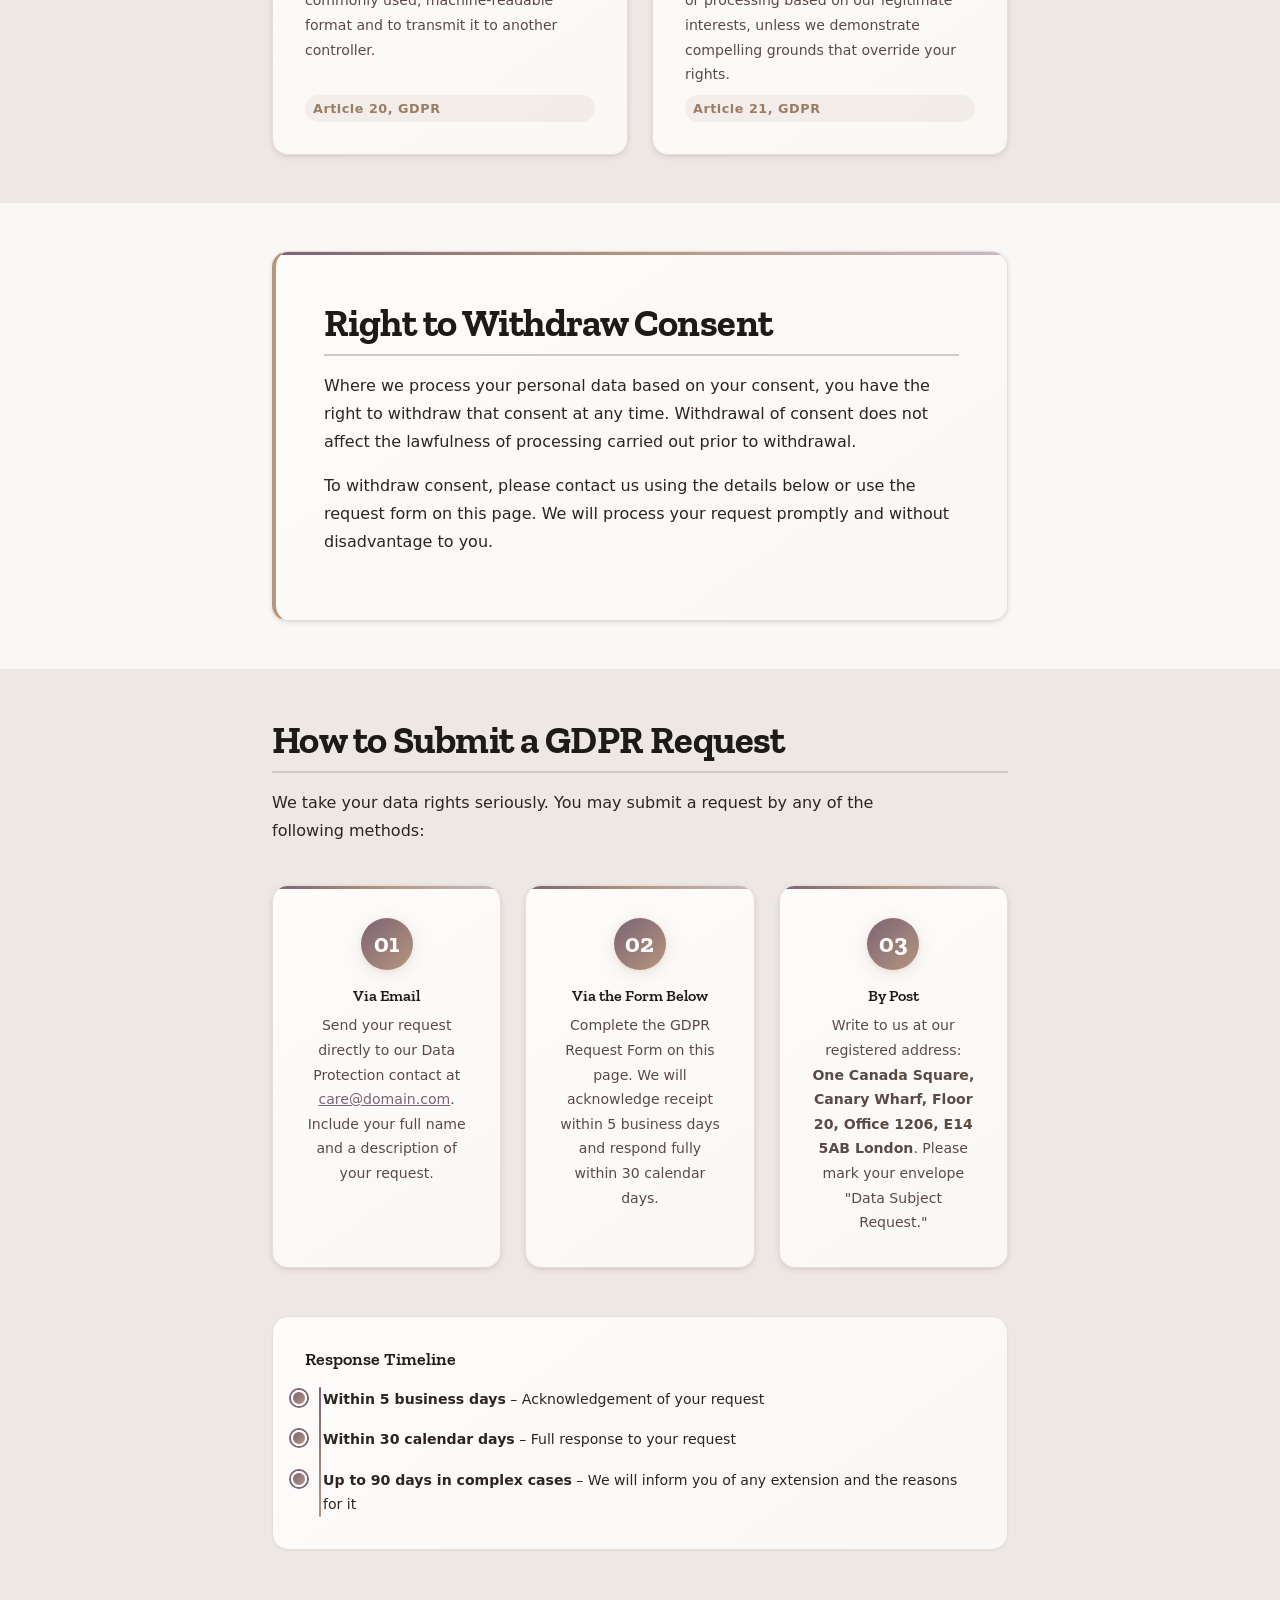
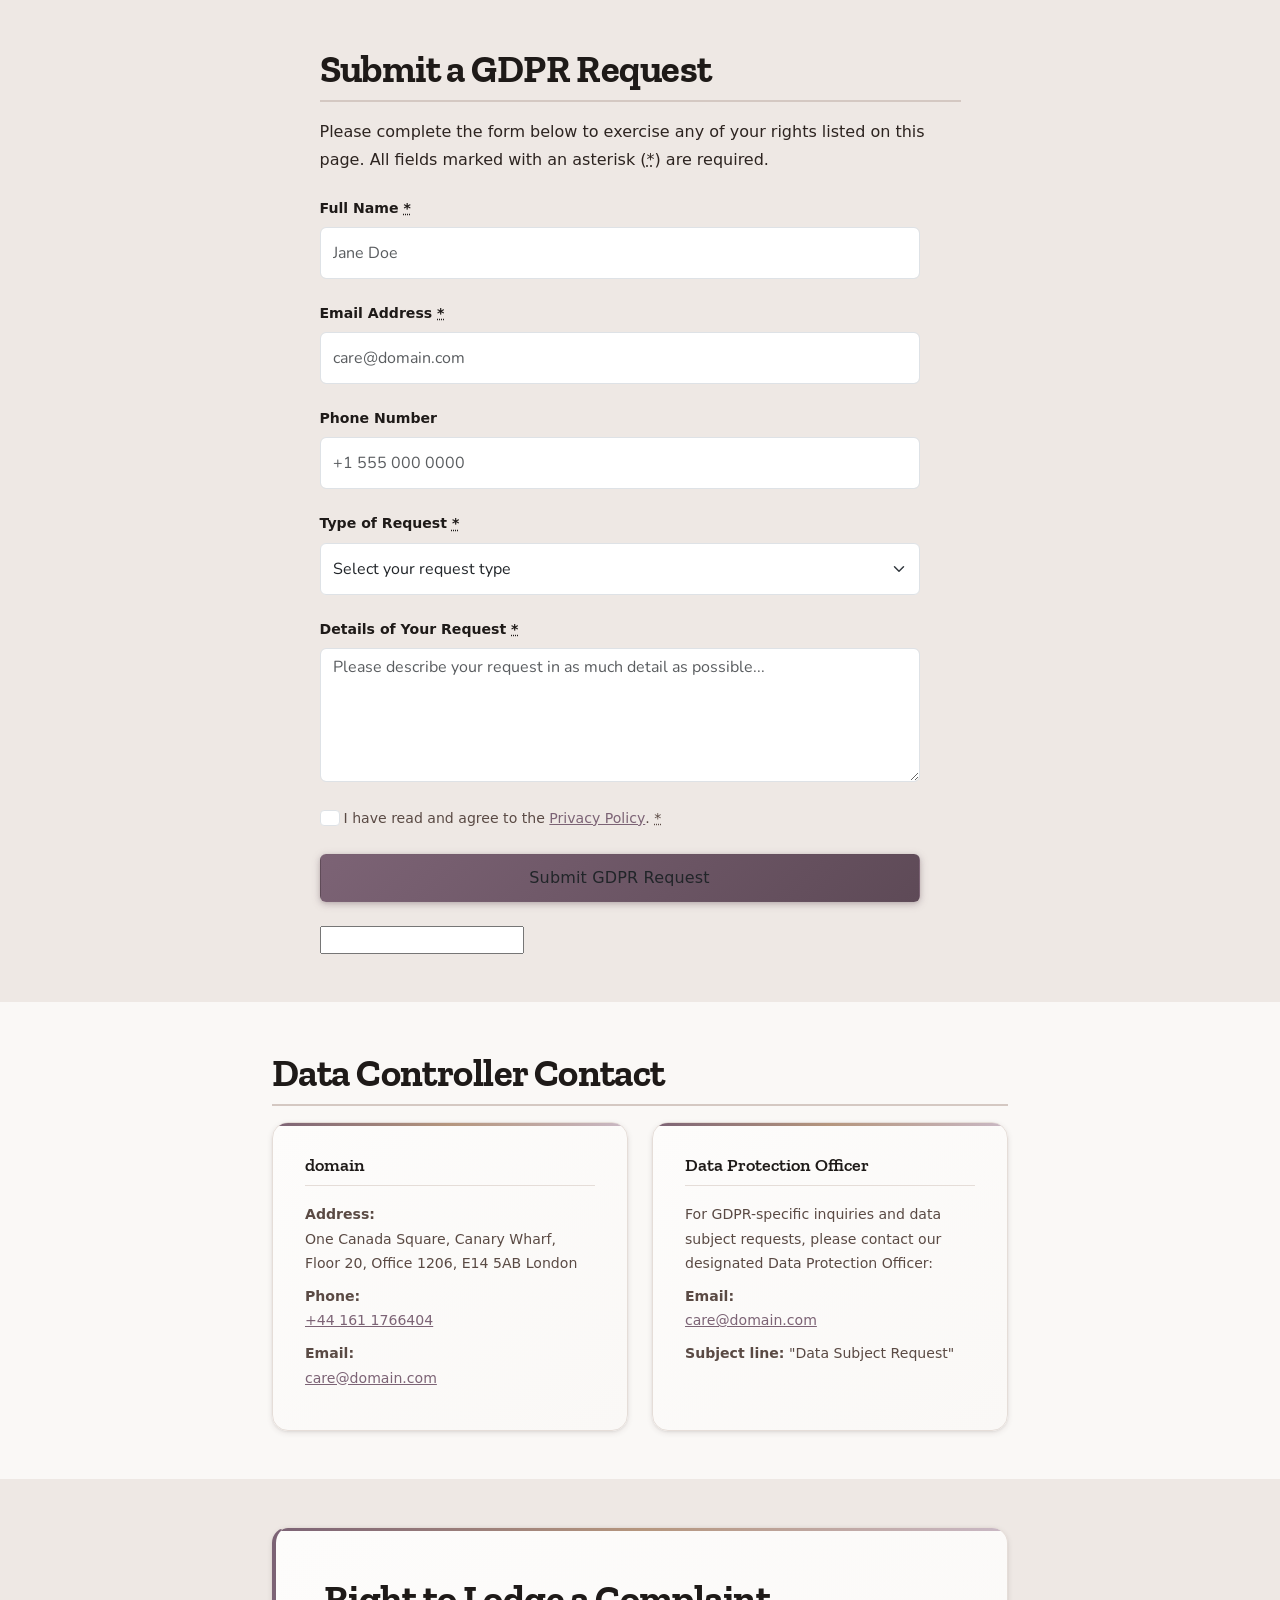
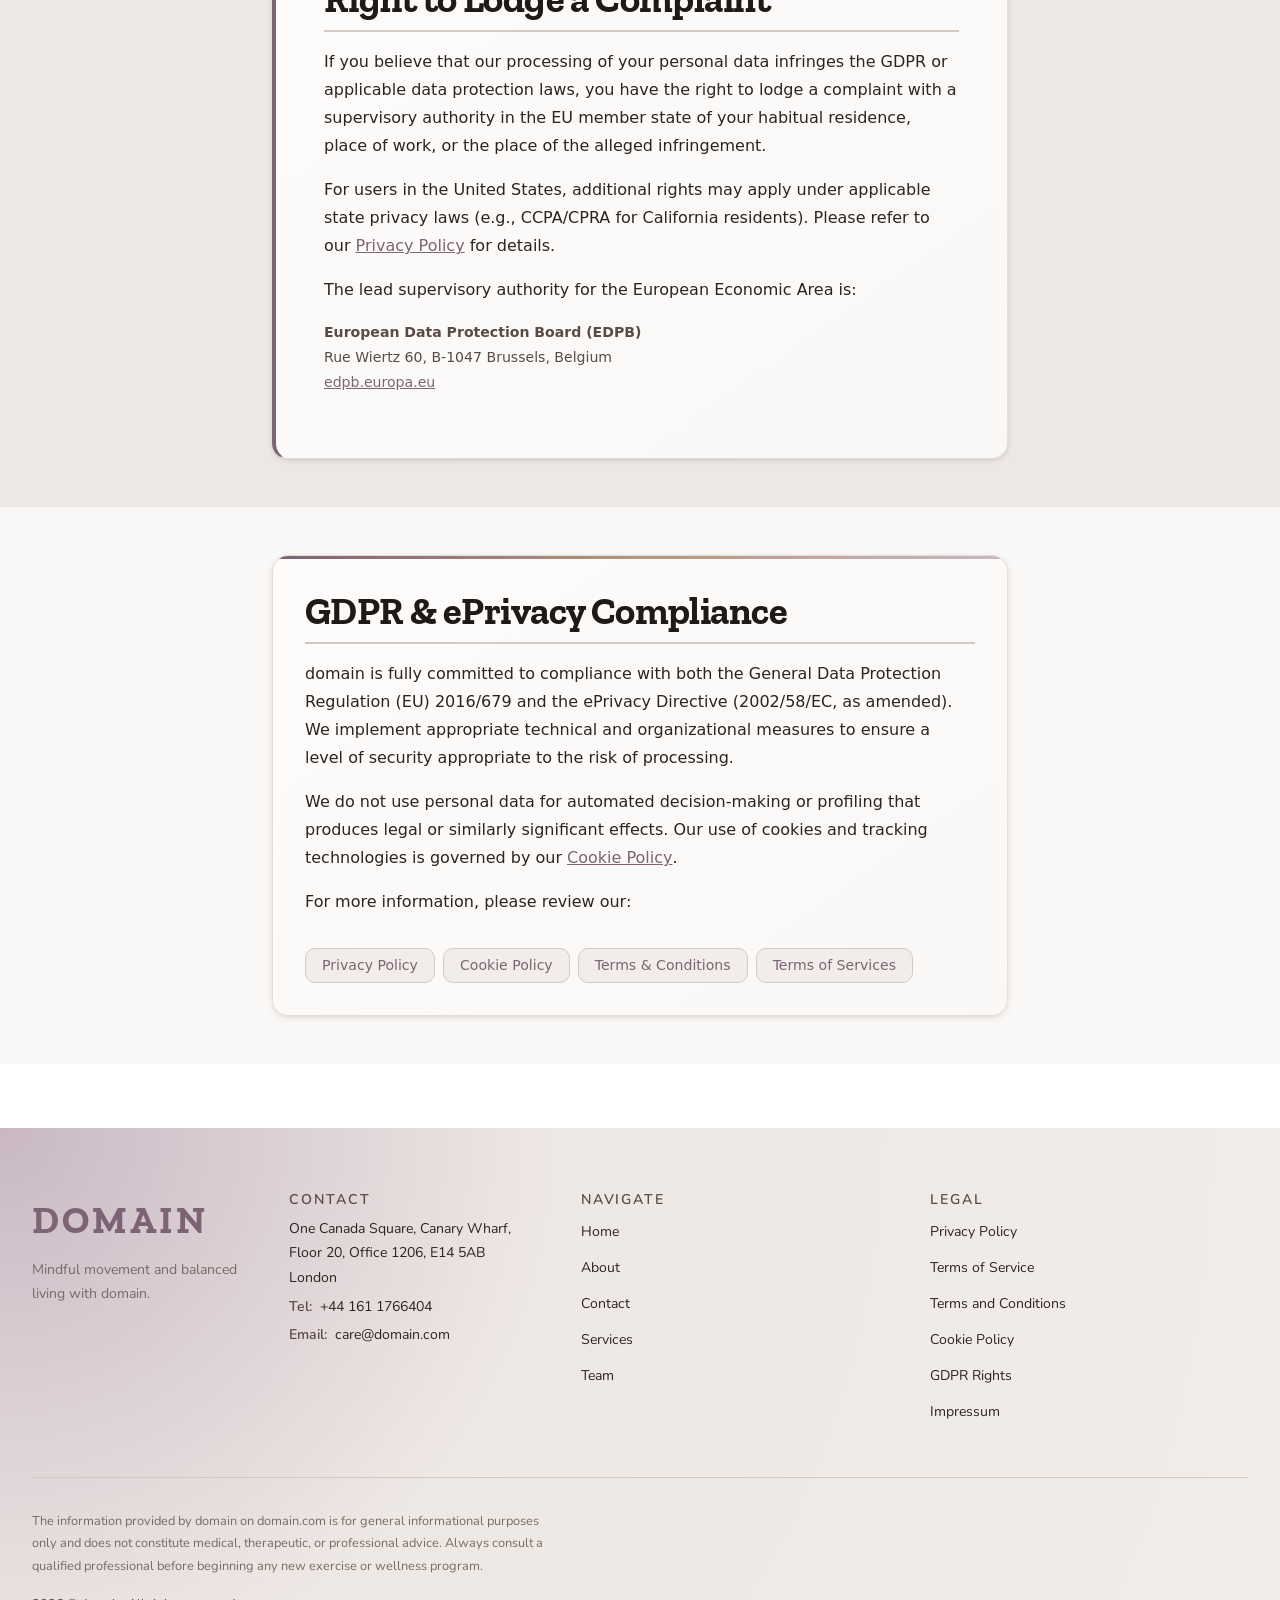
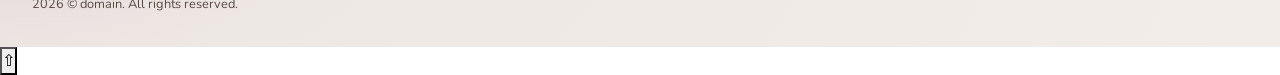
<file: gdpr-rights.html>
<!DOCTYPE html><html lang="en"><head>
<script type="application/ld+json">
{
  "@context": "https://schema.org",
  "@graph": [
    {
      "@type": "Organization",
      "@id": "https://domain.com/#org",
      "name": "domain",
      "url": "https://domain.com",
      "email": "care@domain.com",
      "telephone": "+44 161 1766404",
      "address": {
        "@type": "PostalAddress",
        "streetAddress": "One Canada Square, Canary Wharf, Floor 20, Office 1206, E14 5AB London"
      },
      "contactPoint": {
        "@type": "ContactPoint",
        "contactType": "customer support",
        "email": "care@domain.com",
        "telephone": "+44 161 1766404"
      }
    },
    {
      "@type": "WebSite",
      "@id": "https://domain.com/#website",
      "url": "https://domain.com",
      "name": "domain",
      "publisher": {
        "@id": "https://domain.com/#org"
      }
    },
    {
      "@type": "WebPage",
      "@id": "https://domain.com/gdpr-rights.html#webpage",
      "url": "https://domain.com/gdpr-rights.html",
      "name": "GDPR Rights – domain",
      "isPartOf": {
        "@id": "https://domain.com/#website"
      },
      "about": {
        "@id": "https://domain.com/#org"
      },
      "inLanguage": "en",
      "description": "Learn about your data subject rights under GDPR at domain. Access, correct, delete, or port your data. Submit a request within 30 days."
    },
    {
      "@type": "BreadcrumbList",
      "@id": "https://domain.com/gdpr-rights.html#breadcrumbs",
      "itemListElement": [
        {
          "@type": "ListItem",
          "position": 1,
          "name": "Home",
          "item": "https://domain.com"
        },
        {
          "@type": "ListItem",
          "position": 2,
          "name": "Gdpr Rights.Html",
          "item": "https://domain.com/gdpr-rights.html"
        }
      ]
    }
  ]
}
</script>
  <meta charset="UTF-8">
  <meta name="viewport" content="width=device-width, initial-scale=1.0">
  <title>GDPR Rights – domain</title>
  <meta name="description" content="Learn about your data subject rights under GDPR at domain. Access, correct, delete, or port your data. Submit a request within 30 days.">
  <meta name="robots" content="index, follow">
  <link rel="canonical" href="https://domain.com/gdpr-rights.html">
  <meta property="og:type" content="website">
  <meta property="og:title" content="GDPR Rights – domain">
  <meta property="og:description" content="Understand and exercise your data subject rights under GDPR. domain is committed to protecting your personal data.">
  <meta property="og:url" content="https://domain.com/gdpr-rights.html">
  <meta property="og:site_name" content="domain">
  <link rel="stylesheet" href="style.css">
  <link rel="icon" type="image/png" href="/favicon.png">
  <link rel="apple-touch-icon" href="/apple-touch-icon.png">
   <link rel="stylesheet" href="https://cdn.jsdelivr.net/npm/bootstrap@5.3.3/dist/css/bootstrap.min.css" integrity="sha384-QWTKZyjpPEjISv5WaRU9OFeRpok6YctnYmDr5pNlyT2bRjXh0JMhjY6hW+ALEwIH" crossorigin="anonymous">
  <link rel="stylesheet" href="https://unpkg.com/aos@2.3.4/dist/aos.css">
<link rel="stylesheet" href="./header-footer.css">
<link rel="stylesheet" href="./consent.css">
<script src="./consent.js"></script>
</head>
 <body>
<header class="dr-header" data-dr-variant="v1">
  <div class="dr-header-inner">
    <a class="dr-logo" href="./index.html" aria-label="domain">domain</a>

    <nav class="dr-nav" aria-label="Primary navigation">
      <ul class="dr-nav-list">
        <li class="dr-nav-item"><a class="dr-nav-link" href="./index.html">Home</a></li><li class="dr-nav-item"><a class="dr-nav-link" href="./about.html">About</a></li><li class="dr-nav-item"><a class="dr-nav-link" href="./contact.html">Contact</a></li><li class="dr-nav-item"><a class="dr-nav-link" href="./services.html">Services</a></li><li class="dr-nav-item"><a class="dr-nav-link" href="./team.html">Team</a></li>
      </ul>
    </nav>

    <button class="dr-burger" type="button" aria-label="Toggle menu" aria-expanded="false" aria-controls="dr-mobile-menu">
      <span></span><span></span><span></span>
    </button>
  </div>
</header>
<nav class="dr-mobile-menu" id="dr-mobile-menu" aria-label="Mobile navigation">
  <ul class="dr-mobile-nav-list">
    <li class="dr-nav-item"><a class="dr-nav-link" href="./index.html">Home</a></li><li class="dr-nav-item"><a class="dr-nav-link" href="./about.html">About</a></li><li class="dr-nav-item"><a class="dr-nav-link" href="./contact.html">Contact</a></li><li class="dr-nav-item"><a class="dr-nav-link" href="./services.html">Services</a></li><li class="dr-nav-item"><a class="dr-nav-link" href="./team.html">Team</a></li>
  </ul>
</nav>

  <main id="main-content">
   <section class="l-section py-4 py-md-5 gdpr-hero" aria-labelledby="gdpr-title">
    <div class="container">
     <nav aria-label="breadcrumb" class="mb-4">
      <ol class="breadcrumb">
       <li class="breadcrumb-item"><a href="/">Home</a></li>
       <li class="breadcrumb-item active" aria-current="page">GDPR Rights</li>
      </ol>
     </nav>
     <div class="row justify-content-center">
      <div class="col-12 col-lg-10 col-xl-8">
       <h1 id="gdpr-title" class="gdpr-hero__title" data-aos="fade-up">Your Data Subject Rights Under GDPR</h1>
       <p class="gdpr-hero__lead" data-aos="fade-up" data-aos-delay="100">At domain, we are committed to protecting your privacy and ensuring you can fully exercise your rights under the General Data Protection Regulation (GDPR) and applicable ePrivacy legislation. This page explains what rights you have regarding your personal data and how to exercise them.</p>
       <p class="gdpr-hero__meta" data-aos="fade-up" data-aos-delay="150"><strong>Last Updated:</strong> <span id="gdpr-last-updated"></span></p>
      </div>
     </div>
    </div>
   </section>
   <section class="l-section py-4 py-md-5 gdpr-rights" aria-labelledby="rights-heading">
    <div class="container">
     <div class="row justify-content-center">
      <div class="col-12 col-lg-10 col-xl-8">
       <h2 id="rights-heading" class="gdpr-section__title" data-aos="fade-up">Your Rights at a Glance</h2>
       <p class="gdpr-section__intro" data-aos="fade-up" data-aos-delay="80">Under the GDPR, you have the following rights with respect to your personal data. We handle all requests within <strong>30 calendar days</strong> of receipt.</p>
       <div class="row g-4 mt-2">
        <div class="col-12 col-md-6" data-aos="fade-up" data-aos-delay="100">
         <div class="c-card gdpr-card h-100">
          <div class="gdpr-card__icon" aria-hidden="true">
           <svg width="32" height="32" viewBox="0 0 32 32" fill="none" xmlns="http://www.w3.org/2000/svg">
            <circle cx="16" cy="16" r="15" stroke="#2563eb" stroke-width="2"></circle> <path d="M10 16a6 6 0 1 1 12 0 6 6 0 0 1-12 0z" stroke="#2563eb" stroke-width="2"></path> <circle cx="16" cy="16" r="2" fill="#2563eb"></circle>
           </svg>
          </div>
          <h3 class="gdpr-card__title">Right of Access</h3>
          <p class="gdpr-card__text">You have the right to obtain a copy of the personal data we hold about you, along with information about how and why we process it. We will provide this in a clear, structured format at no cost.</p>
          <span class="gdpr-card__article">Article 15, GDPR</span>
         </div>
        </div>
        <div class="col-12 col-md-6" data-aos="fade-up" data-aos-delay="150">
         <div class="c-card gdpr-card h-100">
          <div class="gdpr-card__icon" aria-hidden="true">
           <svg width="32" height="32" viewBox="0 0 32 32" fill="none" xmlns="http://www.w3.org/2000/svg">
            <circle cx="16" cy="16" r="15" stroke="#2563eb" stroke-width="2"></circle> <path d="M10 20l4-8 4 8" stroke="#2563eb" stroke-width="2" stroke-linecap="round"></path> <path d="M11.5 17h9" stroke="#2563eb" stroke-width="2" stroke-linecap="round"></path>
           </svg>
          </div>
          <h3 class="gdpr-card__title">Right to Rectification</h3>
          <p class="gdpr-card__text">If your personal data is inaccurate or incomplete, you have the right to request that we correct or update it without undue delay. Keeping your data accurate is a priority for us.</p>
          <span class="gdpr-card__article">Article 16, GDPR</span>
         </div>
        </div>
        <div class="col-12 col-md-6" data-aos="fade-up" data-aos-delay="200">
         <div class="c-card gdpr-card h-100">
          <div class="gdpr-card__icon" aria-hidden="true">
           <svg width="32" height="32" viewBox="0 0 32 32" fill="none" xmlns="http://www.w3.org/2000/svg">
            <circle cx="16" cy="16" r="15" stroke="#ef4444" stroke-width="2"></circle> <path d="M11 11l10 10M21 11l-10 10" stroke="#ef4444" stroke-width="2" stroke-linecap="round"></path>
           </svg>
          </div>
          <h3 class="gdpr-card__title">Right to Erasure</h3>
          <p class="gdpr-card__text">Also known as the "right to be forgotten," you may request the deletion of your personal data where it is no longer necessary, you withdraw consent, or object to its processing, subject to applicable legal obligations.</p>
          <span class="gdpr-card__article">Article 17, GDPR</span>
         </div>
        </div>
        <div class="col-12 col-md-6" data-aos="fade-up" data-aos-delay="250">
         <div class="c-card gdpr-card h-100">
          <div class="gdpr-card__icon" aria-hidden="true">
           <svg width="32" height="32" viewBox="0 0 32 32" fill="none" xmlns="http://www.w3.org/2000/svg">
            <circle cx="16" cy="16" r="15" stroke="#f59e0b" stroke-width="2"></circle> <rect x="10" y="13" width="12" height="8" rx="1" stroke="#f59e0b" stroke-width="2"></rect> <path d="M13 13v-2a3 3 0 0 1 6 0v2" stroke="#f59e0b" stroke-width="2" stroke-linecap="round"></path>
           </svg>
          </div>
          <h3 class="gdpr-card__title">Right to Restriction of Processing</h3>
          <p class="gdpr-card__text">You may request that we limit how we use your data in certain circumstances — for example, while we verify the accuracy of the data or assess a legitimate grounds objection.</p>
          <span class="gdpr-card__article">Article 18, GDPR</span>
         </div>
        </div>
        <div class="col-12 col-md-6" data-aos="fade-up" data-aos-delay="300">
         <div class="c-card gdpr-card h-100">
          <div class="gdpr-card__icon" aria-hidden="true">
           <svg width="32" height="32" viewBox="0 0 32 32" fill="none" xmlns="http://www.w3.org/2000/svg">
            <circle cx="16" cy="16" r="15" stroke="#10b981" stroke-width="2"></circle> <path d="M10 16h12M18 12l4 4-4 4" stroke="#10b981" stroke-width="2" stroke-linecap="round" stroke-linejoin="round"></path>
           </svg>
          </div>
          <h3 class="gdpr-card__title">Right to Data Portability</h3>
          <p class="gdpr-card__text">Where processing is based on consent or a contract, you have the right to receive your personal data in a structured, commonly used, machine-readable format and to transmit it to another controller.</p>
          <span class="gdpr-card__article">Article 20, GDPR</span>
         </div>
        </div>
        <div class="col-12 col-md-6" data-aos="fade-up" data-aos-delay="350">
         <div class="c-card gdpr-card h-100">
          <div class="gdpr-card__icon" aria-hidden="true">
           <svg width="32" height="32" viewBox="0 0 32 32" fill="none" xmlns="http://www.w3.org/2000/svg">
            <circle cx="16" cy="16" r="15" stroke="#2563eb" stroke-width="2"></circle> <path d="M16 10v6l4 2" stroke="#2563eb" stroke-width="2" stroke-linecap="round"></path> <path d="M10 22c0-3.3 2.7-6 6-6s6 2.7 6 6" stroke="#2563eb" stroke-width="2" stroke-linecap="round"></path>
           </svg>
          </div>
          <h3 class="gdpr-card__title">Right to Object</h3>
          <p class="gdpr-card__text">You have the right to object at any time to the processing of your personal data for direct marketing purposes, profiling, or processing based on our legitimate interests, unless we demonstrate compelling grounds that override your rights.</p>
          <span class="gdpr-card__article">Article 21, GDPR</span>
         </div>
        </div>
       </div>
      </div>
     </div>
    </div>
   </section>
   <section class="l-section py-4 py-md-5 gdpr-consent" aria-labelledby="consent-heading">
    <div class="container">
     <div class="row justify-content-center">
      <div class="col-12 col-lg-10 col-xl-8">
       <div class="c-card gdpr-consent__card" data-aos="fade-up">
        <h2 id="consent-heading" class="gdpr-section__title">Right to Withdraw Consent</h2>
        <p>Where we process your personal data based on your consent, you have the right to withdraw that consent at any time. Withdrawal of consent does not affect the lawfulness of processing carried out prior to withdrawal.</p>
        <p>To withdraw consent, please contact us using the details below or use the request form on this page. We will process your request promptly and without disadvantage to you.</p>
       </div>
      </div>
     </div>
    </div>
   </section>
   <section class="l-section py-4 py-md-5 gdpr-procedure" aria-labelledby="procedure-heading">
    <div class="container">
     <div class="row justify-content-center">
      <div class="col-12 col-lg-10 col-xl-8">
       <h2 id="procedure-heading" class="gdpr-section__title" data-aos="fade-up">How to Submit a GDPR Request</h2>
       <p data-aos="fade-up" data-aos-delay="80">We take your data rights seriously. You may submit a request by any of the following methods:</p>
       <div class="row g-4 mt-1">
        <div class="col-12 col-md-4" data-aos="fade-up" data-aos-delay="120">
         <div class="c-card gdpr-process__step h-100 text-center">
          <div class="gdpr-process__number" aria-hidden="true">01</div>
          <h3 class="gdpr-process__step-title">Via Email</h3>
          <p class="gdpr-process__step-text">Send your request directly to our Data Protection contact at <a href="mailto:care@domain.com" class="gdpr-link">care@domain.com</a>. Include your full name and a description of your request.</p>
         </div>
        </div>
        <div class="col-12 col-md-4" data-aos="fade-up" data-aos-delay="180">
         <div class="c-card gdpr-process__step h-100 text-center">
          <div class="gdpr-process__number" aria-hidden="true">02</div>
          <h3 class="gdpr-process__step-title">Via the Form Below</h3>
          <p class="gdpr-process__step-text">Complete the GDPR Request Form on this page. We will acknowledge receipt within 5 business days and respond fully within 30 calendar days.</p>
         </div>
        </div>
        <div class="col-12 col-md-4" data-aos="fade-up" data-aos-delay="240">
         <div class="c-card gdpr-process__step h-100 text-center">
          <div class="gdpr-process__number" aria-hidden="true">03</div>
          <h3 class="gdpr-process__step-title">By Post</h3>
          <p class="gdpr-process__step-text">Write to us at our registered address: <strong>One Canada Square, Canary Wharf, Floor 20, Office 1206, E14 5AB London</strong>. Please mark your envelope "Data Subject Request."</p>
         </div>
        </div>
       </div>
       <div class="gdpr-procedure__timeline mt-5" data-aos="fade-up">
        <h3 class="gdpr-section__subtitle">Response Timeline</h3>
        <ul class="gdpr-timeline" role="list">
         <li class="gdpr-timeline__item"><span class="gdpr-timeline__marker" aria-hidden="true"></span>
          <div>
           <strong>Within 5 business days</strong> – Acknowledgement of your request
          </div></li>
         <li class="gdpr-timeline__item"><span class="gdpr-timeline__marker" aria-hidden="true"></span>
          <div>
           <strong>Within 30 calendar days</strong> – Full response to your request
          </div></li>
         <li class="gdpr-timeline__item"><span class="gdpr-timeline__marker" aria-hidden="true"></span>
          <div>
           <strong>Up to 90 days in complex cases</strong> – We will inform you of any extension and the reasons for it
          </div></li>
        </ul>
       </div>
      </div>
     </div>
    </div>
   </section>
   <section class="l-section py-4 py-md-5 gdpr-form-section" aria-labelledby="gdpr-form-heading">
    <div class="container">
     <div class="row justify-content-center">
      <div class="col-12 col-lg-8 col-xl-7">
       <h2 id="gdpr-form-heading" class="gdpr-section__title" data-aos="fade-up">Submit a GDPR Request</h2>
       <p class="mb-4" data-aos="fade-up" data-aos-delay="80">Please complete the form below to exercise any of your rights listed on this page. All fields marked with an asterisk (<abbr title="required">*</abbr>) are required.</p>
       <form id="gdprRequestForm" class="c-form" action="thank_you.html" method="POST" novalidate="" aria-label="GDPR Data Subject Request Form" data-aos="fade-up" data-aos-delay="120">
        <div class="c-form__group">
         <label class="c-form__label" for="gdpr-name">Full Name <abbr title="required">*</abbr></label> <input type="text" id="gdpr-name" name="fullName" class="c-form__input form-control" placeholder="Jane Doe" required="" autocomplete="name" aria-required="true" aria-describedby="gdpr-name-error">
         <div class="c-form__error" id="gdpr-name-error" role="alert" aria-live="polite"></div>
        </div>
        <div class="c-form__group">
         <label class="c-form__label" for="gdpr-email">Email Address <abbr title="required">*</abbr></label> <input type="email" id="gdpr-email" name="email" class="c-form__input form-control" placeholder="care@domain.com" required="" autocomplete="email" aria-required="true" aria-describedby="gdpr-email-error">
         <div class="c-form__error" id="gdpr-email-error" role="alert" aria-live="polite"></div>
        </div>
        <div class="c-form__group">
         <label class="c-form__label" for="gdpr-phone">Phone Number</label> <input type="tel" id="gdpr-phone" name="phone" class="c-form__input form-control" placeholder="+1 555 000 0000" autocomplete="tel" aria-describedby="gdpr-phone-error">
         <div class="c-form__error" id="gdpr-phone-error" role="alert" aria-live="polite"></div>
        </div>
        <div class="c-form__group">
         <label class="c-form__label" for="gdpr-right-type">Type of Request <abbr title="required">*</abbr></label> <select id="gdpr-right-type" name="requestType" class="c-form__input form-select" required="" aria-required="true" aria-describedby="gdpr-right-type-error"> <option value="" disabled="" selected="">Select your request type</option> <option value="access">Right of Access (Art. 15)</option> <option value="rectification">Right to Rectification (Art. 16)</option> <option value="erasure">Right to Erasure / Be Forgotten (Art. 17)</option> <option value="restriction">Right to Restriction of Processing (Art. 18)</option> <option value="portability">Right to Data Portability (Art. 20)</option> <option value="objection">Right to Object (Art. 21)</option> <option value="withdraw-consent">Withdraw Consent</option> <option value="other">Other</option> </select>
         <div class="c-form__error" id="gdpr-right-type-error" role="alert" aria-live="polite"></div>
        </div>
        <div class="c-form__group">
         <label class="c-form__label" for="gdpr-message">Details of Your Request <abbr title="required">*</abbr></label> <textarea id="gdpr-message" name="message" class="c-form__textarea form-control" rows="5" placeholder="Please describe your request in as much detail as possible..." required="" aria-required="true" aria-describedby="gdpr-message-error"></textarea>
         <div class="c-form__error" id="gdpr-message-error" role="alert" aria-live="polite"></div>
        </div>
        <div class="c-form__group c-form__group--checkbox">
         <div class="form-check">
          <input class="form-check-input" type="checkbox" id="gdpr-privacy-consent" name="privacyConsent" required="" aria-required="true" aria-describedby="gdpr-consent-error"> <label class="form-check-label" for="gdpr-privacy-consent"> I have read and agree to the <a href="privacy.html" class="gdpr-link">Privacy Policy</a>. <abbr title="required">*</abbr> </label>
         </div>
         <div class="c-form__error" id="gdpr-consent-error" role="alert" aria-live="polite"></div>
        </div>
        <div class="c-form__group">
         <button type="submit" class="btn c-button c-button--primary w-100">Submit GDPR Request</button>
        </div>
       </form>
      </div>
     </div>
    </div>
   </section>
   <section class="l-section py-4 py-md-5 gdpr-contact" aria-labelledby="gdpr-contact-heading">
    <div class="container">
     <div class="row justify-content-center">
      <div class="col-12 col-lg-10 col-xl-8">
       <h2 id="gdpr-contact-heading" class="gdpr-section__title" data-aos="fade-up">Data Controller Contact</h2>
       <div class="row g-4">
        <div class="col-12 col-md-6" data-aos="fade-up" data-aos-delay="100">
         <div class="c-card gdpr-contact__card h-100">
          <h3 class="gdpr-contact__card-title">domain</h3>
          <p class="gdpr-contact__detail"><strong>Address:</strong>
           <br>
           One Canada Square, Canary Wharf, Floor 20, Office 1206, E14 5AB London</p>
          <p class="gdpr-contact__detail"><strong>Phone:</strong>
           <br>
           <a href="tel:+44 161 1766404" class="gdpr-link">+44 161 1766404</a></p>
          <p class="gdpr-contact__detail"><strong>Email:</strong>
           <br>
           <a href="mailto:care@domain.com" class="gdpr-link">care@domain.com</a></p>
         </div>
        </div>
        <div class="col-12 col-md-6" data-aos="fade-up" data-aos-delay="180">
         <div class="c-card gdpr-contact__card h-100">
          <h3 class="gdpr-contact__card-title">Data Protection Officer</h3>
          <p class="gdpr-contact__detail">For GDPR-specific inquiries and data subject requests, please contact our designated Data Protection Officer:</p>
          <p class="gdpr-contact__detail"><strong>Email:</strong>
           <br>
           <a href="mailto:care@domain.com" class="gdpr-link">care@domain.com</a></p>
          <p class="gdpr-contact__detail"><strong>Subject line:</strong> "Data Subject Request"</p>
         </div>
        </div>
       </div>
      </div>
     </div>
    </div>
   </section>
   <section class="l-section py-4 py-md-5 gdpr-authority" aria-labelledby="authority-heading">
    <div class="container">
     <div class="row justify-content-center">
      <div class="col-12 col-lg-10 col-xl-8">
       <div class="c-card gdpr-authority__card" data-aos="fade-up">
        <h2 id="authority-heading" class="gdpr-section__title">Right to Lodge a Complaint</h2>
        <p>If you believe that our processing of your personal data infringes the GDPR or applicable data protection laws, you have the right to lodge a complaint with a supervisory authority in the EU member state of your habitual residence, place of work, or the place of the alleged infringement.</p>
        <p>For users in the United States, additional rights may apply under applicable state privacy laws (e.g., CCPA/CPRA for California residents). Please refer to our <a href="privacy.html" class="gdpr-link">Privacy Policy</a> for details.</p>
        <p>The lead supervisory authority for the European Economic Area is:</p>
        <address class="gdpr-authority__address"><strong>European Data Protection Board (EDPB)</strong>
         <br>
         Rue Wiertz 60, B-1047 Brussels, Belgium
         <br>
         <a href="https://edpb.europa.eu" target="_blank" rel="noopener noreferrer" class="gdpr-link">edpb.europa.eu</a></address>
       </div>
      </div>
     </div>
    </div>
   </section>
   <section class="l-section py-4 py-md-5 gdpr-eprivacy" aria-labelledby="eprivacy-heading">
    <div class="container">
     <div class="row justify-content-center">
      <div class="col-12 col-lg-10 col-xl-8">
       <div class="c-card gdpr-eprivacy__card" data-aos="fade-up">
        <h2 id="eprivacy-heading" class="gdpr-section__title">GDPR &amp; ePrivacy Compliance</h2>
        <p>domain is fully committed to compliance with both the General Data Protection Regulation (EU) 2016/679 and the ePrivacy Directive (2002/58/EC, as amended). We implement appropriate technical and organizational measures to ensure a level of security appropriate to the risk of processing.</p>
        <p>We do not use personal data for automated decision-making or profiling that produces legal or similarly significant effects. Our use of cookies and tracking technologies is governed by our <a href="cookie_policy.html" class="gdpr-link">Cookie Policy</a>.</p>
        <p>For more information, please review our:</p>
        <ul class="gdpr-eprivacy__links" role="list">
         <li><a href="privacy.html" class="gdpr-link">Privacy Policy</a></li>
         <li><a href="cookie_policy.html" class="gdpr-link">Cookie Policy</a></li>
         <li><a href="terms_and_conditions.html" class="gdpr-link">Terms &amp; Conditions</a></li>
         <li><a href="terms_of_services.html" class="gdpr-link">Terms of Services</a></li>
        </ul>
       </div>
      </div>
     </div>
    </div>
   </section>
  </main>
  <footer class="dr-footer" aria-label="Site footer">
  <div class="dr-footer-inner">
    <div class="dr-footer-top">
      <div class="dr-footer-brand-contact">
        <div class="dr-footer-brand">
          <div class="dr-footer-logo" aria-label="domain">domain</div>
          <p class="dr-footer-tagline">Mindful movement and balanced living with domain.</p>
        </div>
        <div class="dr-footer-contact" aria-label="Contact details">
          <h2 class="dr-footer-heading">Contact</h2>
          <p class="dr-footer-contact-item dr-footer-contact-address">One Canada Square, Canary Wharf, Floor 20, Office 1206, E14 5AB London</p>
          <p class="dr-footer-contact-item dr-footer-contact-phone"><span>Tel:</span> <a href="tel:+44 161 1766404">+44 161 1766404</a></p>
          <p class="dr-footer-contact-item dr-footer-contact-email"><span>Email:</span> <a href="mailto:care@domain.com">care@domain.com</a></p>
        </div>
      </div>
      <div class="dr-footer-links">
        <nav class="dr-footer-nav" aria-label="Footer navigation">
          <h2 class="dr-footer-heading">Navigate</h2>
          <ul class="dr-footer-nav-list">
            <li class="dr-footer-nav-item"><a href="./index.html">Home</a></li>
            <li class="dr-footer-nav-item"><a href="./about.html">About</a></li>
            <li class="dr-footer-nav-item"><a href="./contact.html">Contact</a></li>
            <li class="dr-footer-nav-item"><a href="./services.html">Services</a></li>
            <li class="dr-footer-nav-item"><a href="./team.html">Team</a></li>
          </ul>
        </nav>
        <nav class="dr-footer-legal" aria-label="Legal links">
          <h2 class="dr-footer-heading">Legal</h2>
          <ul class="dr-footer-legal-list">
            <li class="dr-footer-legal-item"><a href="./privacy.html">Privacy Policy</a></li>
            <li class="dr-footer-legal-item"><a href="./terms_of_services.html">Terms of Service</a></li>
            <li class="dr-footer-legal-item"><a href="./terms_and_conditions.html">Terms and Conditions</a></li>
            <li class="dr-footer-legal-item"><a href="./cookie_policy.html">Cookie Policy</a></li>
            <li class="dr-footer-legal-item"><a href="./gdpr-rights.html">GDPR Rights</a></li>
            <li class="dr-footer-legal-item"><a href="./impressum.html">Impressum</a></li>
          </ul>
        </nav>
      </div>
    </div>
    <div class="dr-footer-bottom">
      <p class="dr-footer-disclaimer">The information provided by domain on domain.com is for general informational purposes only and does not constitute medical, therapeutic, or professional advice. Always consult a qualified professional before beginning any new exercise or wellness program.</p>
      <div class="dr-footer-meta-row">
        <p class="dr-footer-meta"><span class="dr-year"></span> © domain. All rights reserved.</p>
      </div>
    </div>
  </div>
</footer>
  
 
  
  

<script src="script.js" defer=""></script>
<script src="https://unpkg.com/aos@2.3.4/dist/aos.js"></script>
<script>
if (typeof AOS !== "undefined" && !window.__AOS_INITIALIZED__) {
  AOS.init({ once: true, duration: 700, easing: "ease-out-cubic" });
  window.__AOS_INITIALIZED__ = true;
}
</script>
<script src="./header-footer.js"></script>
</body></html>
</file>
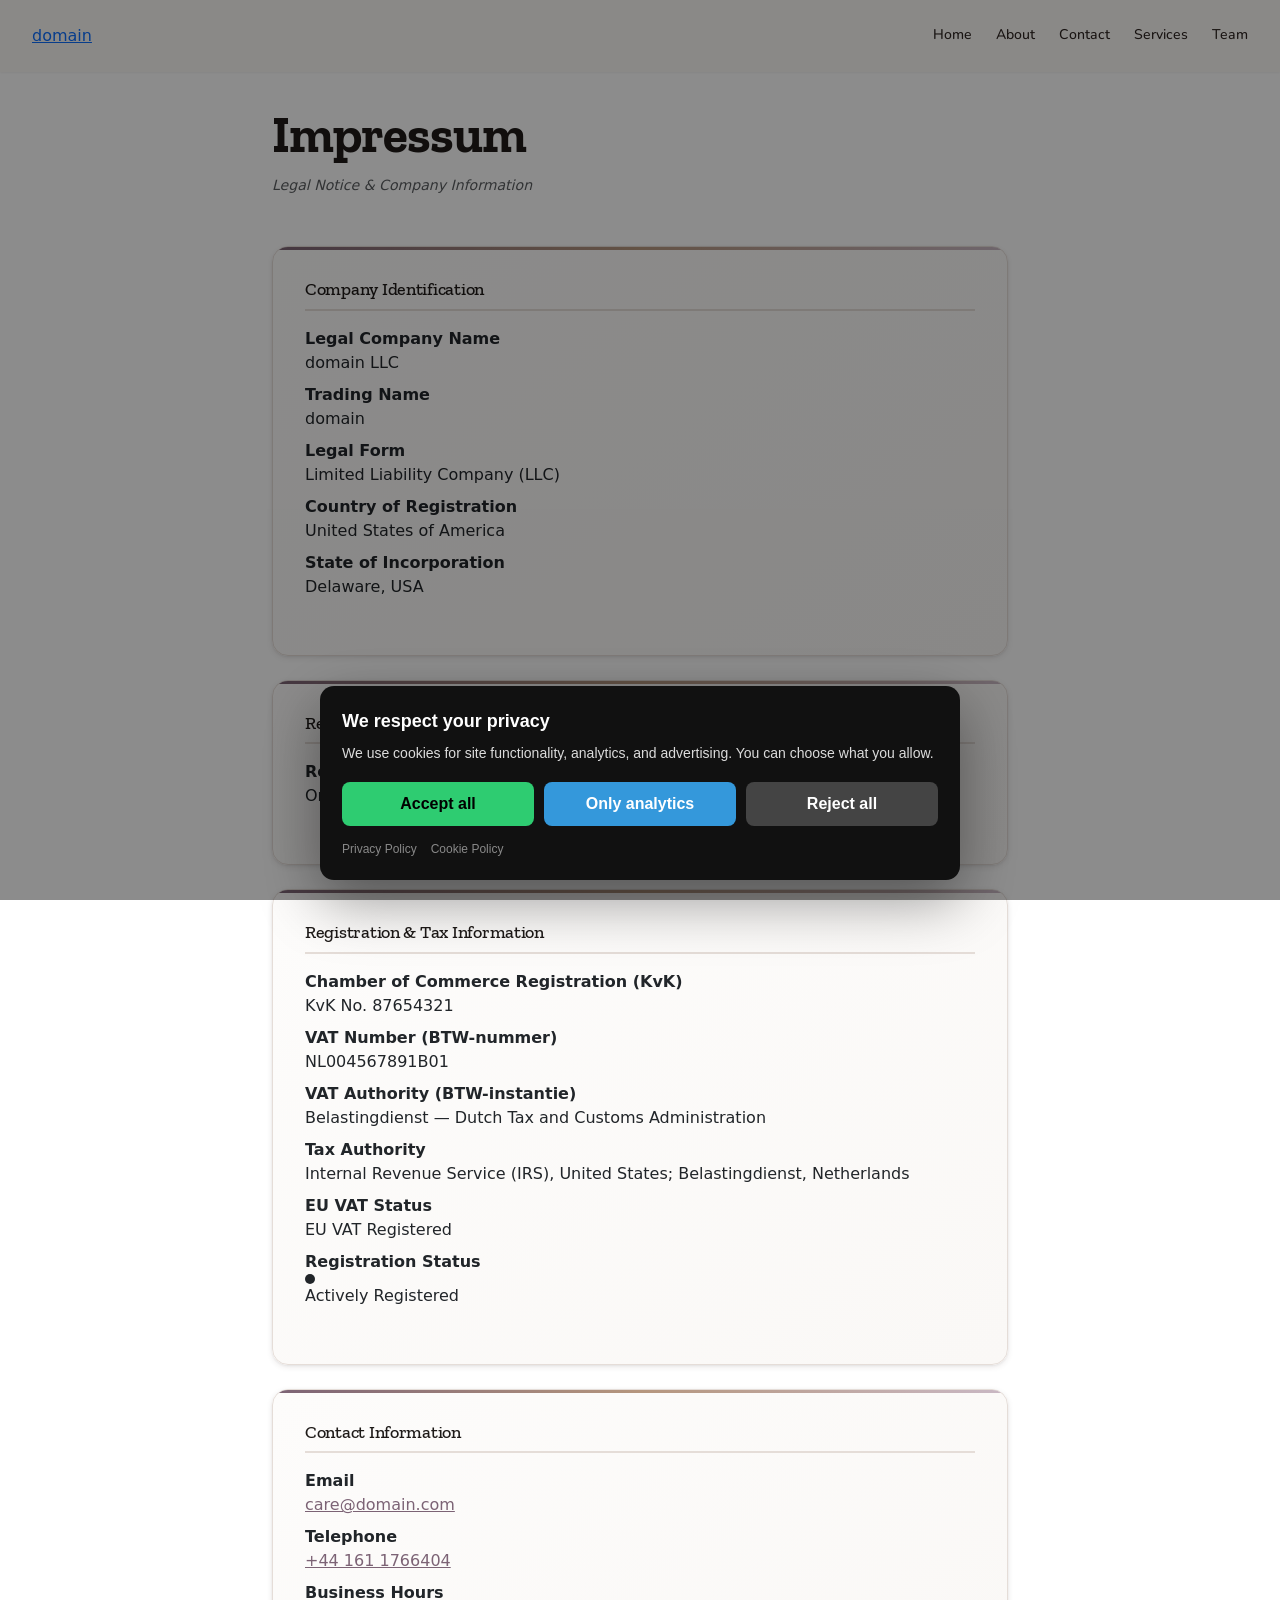
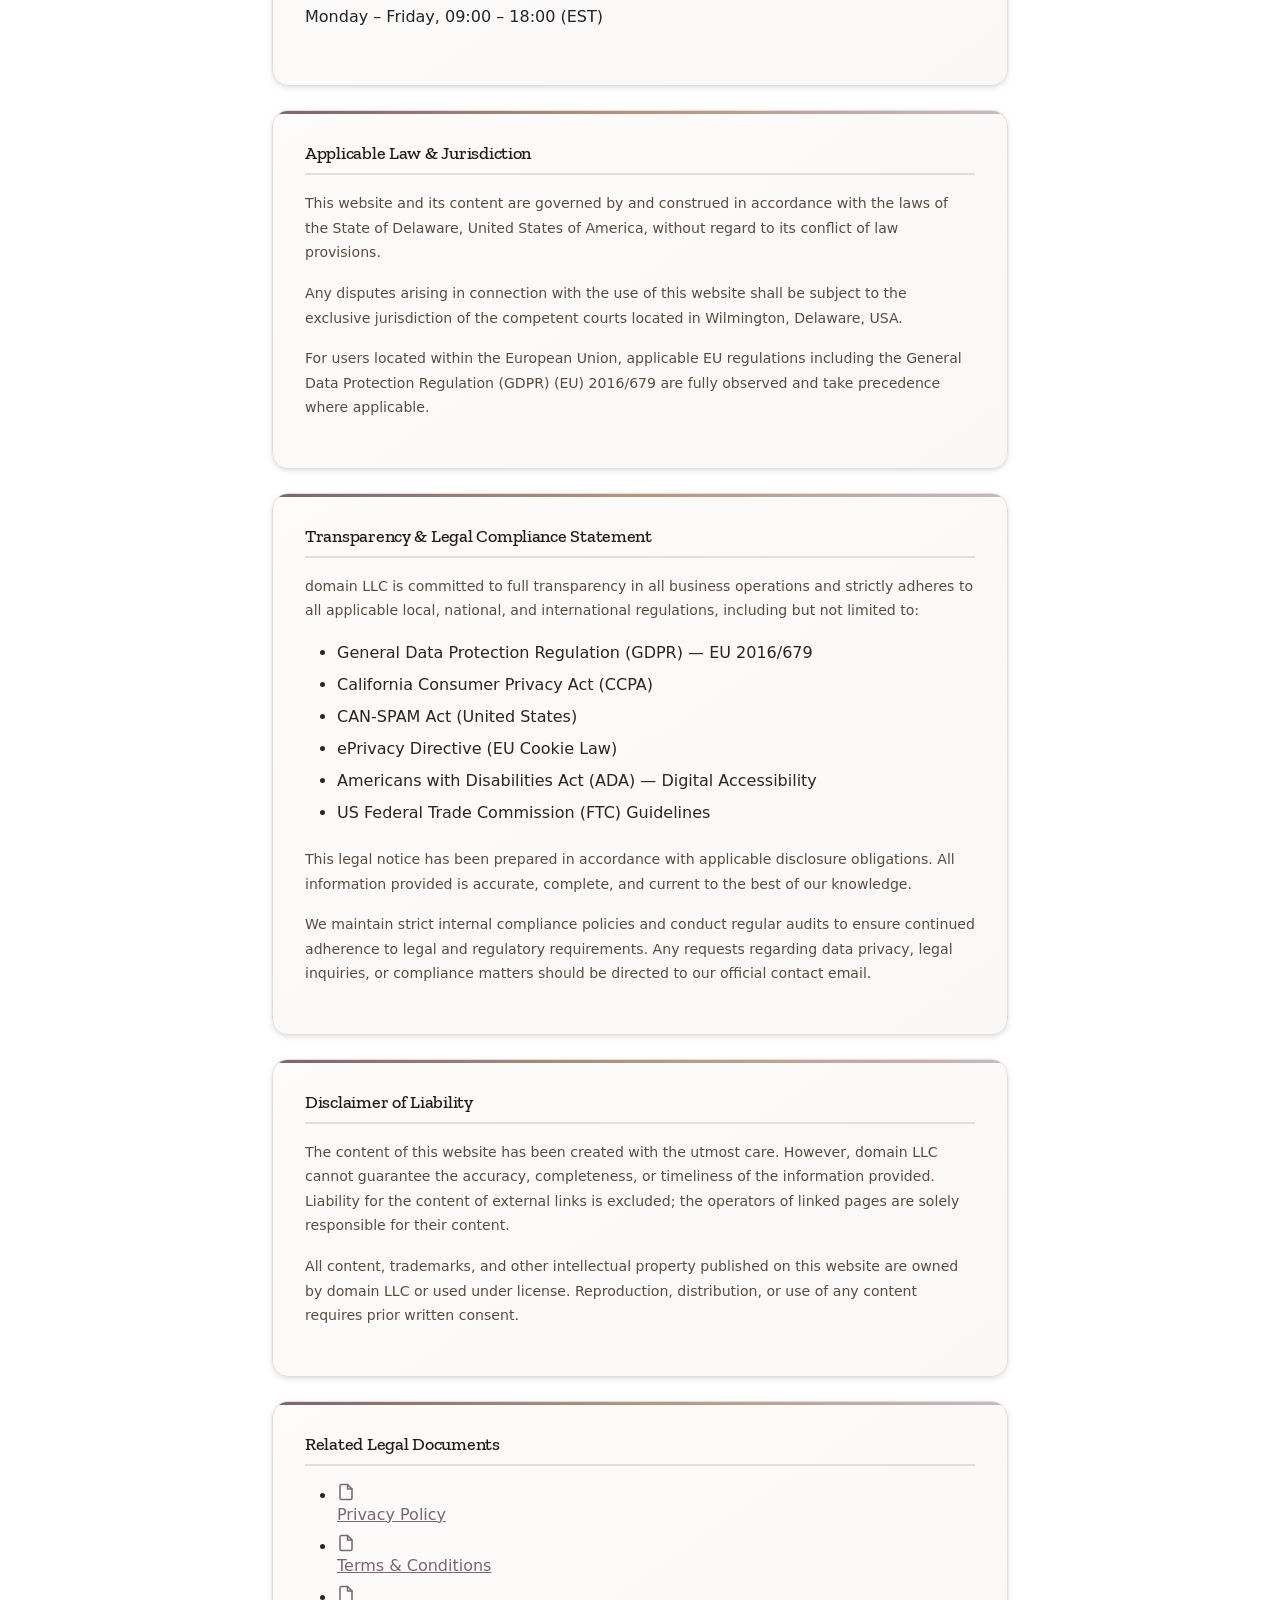
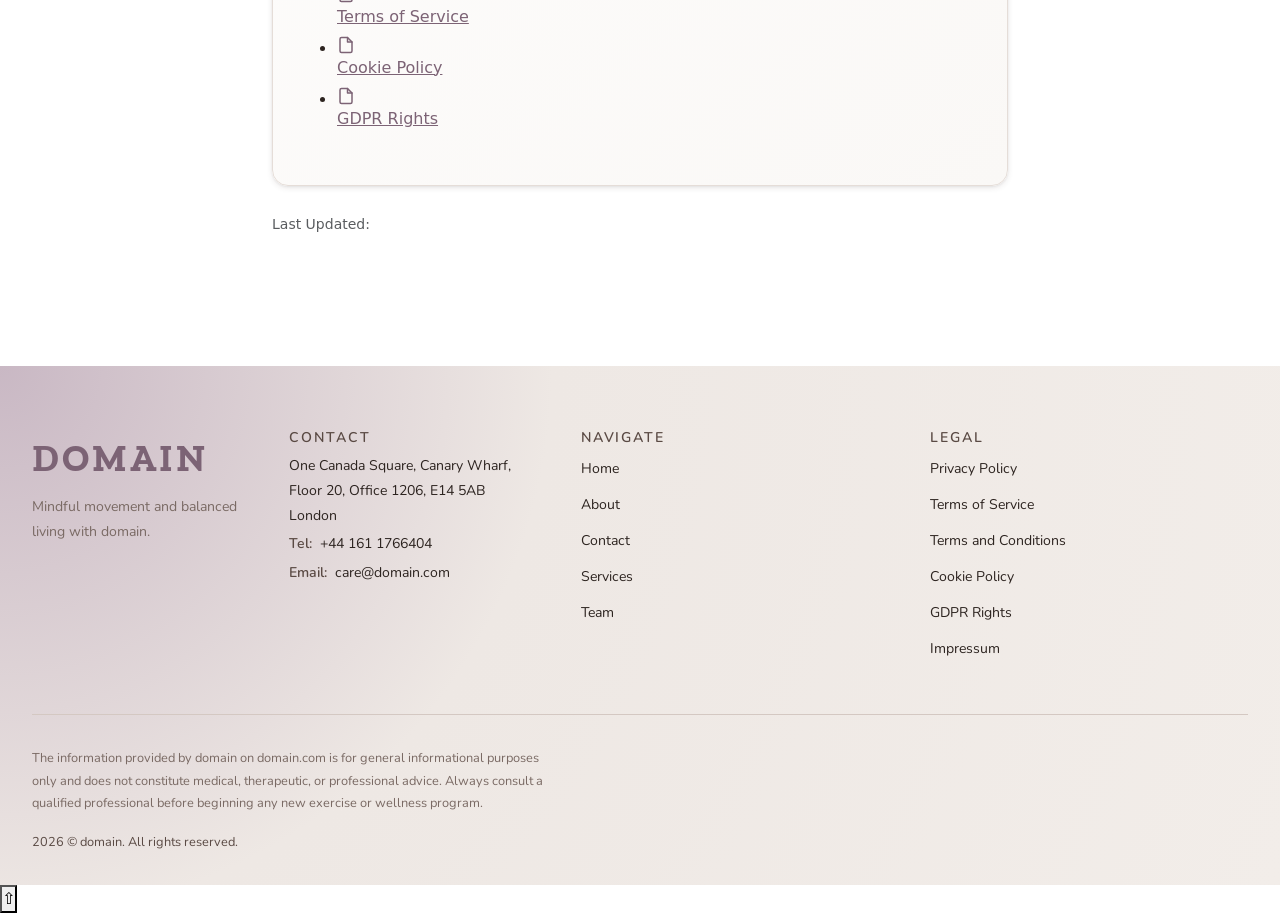
<file: impressum.html>
<!DOCTYPE html><html lang="en"><head>
<script type="application/ld+json">
{
  "@context": "https://schema.org",
  "@graph": [
    {
      "@type": "Organization",
      "@id": "https://domain.com/#org",
      "name": "domain",
      "url": "https://domain.com",
      "email": "care@domain.com",
      "telephone": "+44 161 1766404",
      "address": {
        "@type": "PostalAddress",
        "streetAddress": "One Canada Square, Canary Wharf, Floor 20, Office 1206, E14 5AB London"
      },
      "contactPoint": {
        "@type": "ContactPoint",
        "contactType": "customer support",
        "email": "care@domain.com",
        "telephone": "+44 161 1766404"
      }
    },
    {
      "@type": "WebSite",
      "@id": "https://domain.com/#website",
      "url": "https://domain.com",
      "name": "domain",
      "publisher": {
        "@id": "https://domain.com/#org"
      }
    },
    {
      "@type": "WebPage",
      "@id": "https://domain.com/impressum.html#webpage",
      "url": "https://domain.com/impressum.html",
      "name": "Impressum | domain",
      "isPartOf": {
        "@id": "https://domain.com/#website"
      },
      "about": {
        "@id": "https://domain.com/#org"
      },
      "inLanguage": "en",
      "description": "Legal notice and company information for domain. Registered business details, contact information, and applicable law."
    },
    {
      "@type": "BreadcrumbList",
      "@id": "https://domain.com/impressum.html#breadcrumbs",
      "itemListElement": [
        {
          "@type": "ListItem",
          "position": 1,
          "name": "Home",
          "item": "https://domain.com"
        },
        {
          "@type": "ListItem",
          "position": 2,
          "name": "Impressum.Html",
          "item": "https://domain.com/impressum.html"
        }
      ]
    }
  ]
}
</script>
  <meta charset="UTF-8">
  <meta name="viewport" content="width=device-width, initial-scale=1.0">
  <title>Impressum | domain</title>
  <meta name="description" content="Legal notice and company information for domain. Registered business details, contact information, and applicable law.">
  <meta name="robots" content="noindex, follow">
  <link rel="canonical" href="https://domain.com/impressum.html">
  <meta property="og:type" content="website">
  <meta property="og:title" content="Impressum | domain">
  <meta property="og:description" content="Legal notice and company information for domain.">
  <meta property="og:url" content="https://domain.com/impressum.html">
  <meta property="og:site_name" content="domain">
  <link rel="stylesheet" href="style.css">
  <link rel="icon" type="image/png" href="/favicon.png">
  <link rel="apple-touch-icon" href="/apple-touch-icon.png">
   <link rel="stylesheet" href="https://cdn.jsdelivr.net/npm/bootstrap@5.3.3/dist/css/bootstrap.min.css" integrity="sha384-QWTKZyjpPEjISv5WaRU9OFeRpok6YctnYmDr5pNlyT2bRjXh0JMhjY6hW+ALEwIH" crossorigin="anonymous">
  <link rel="stylesheet" href="https://unpkg.com/aos@2.3.4/dist/aos.css">
<link rel="stylesheet" href="./header-footer.css">
<link rel="stylesheet" href="./consent.css">
<script src="./consent.js"></script>
</head>
 <body>
<header class="dr-header" data-dr-variant="v1">
  <div class="dr-header-inner">
    <a class="dr-logo" href="./index.html" aria-label="domain">domain</a>

    <nav class="dr-nav" aria-label="Primary navigation">
      <ul class="dr-nav-list">
        <li class="dr-nav-item"><a class="dr-nav-link" href="./index.html">Home</a></li><li class="dr-nav-item"><a class="dr-nav-link" href="./about.html">About</a></li><li class="dr-nav-item"><a class="dr-nav-link" href="./contact.html">Contact</a></li><li class="dr-nav-item"><a class="dr-nav-link" href="./services.html">Services</a></li><li class="dr-nav-item"><a class="dr-nav-link" href="./team.html">Team</a></li>
      </ul>
    </nav>

    <button class="dr-burger" type="button" aria-label="Toggle menu" aria-expanded="false" aria-controls="dr-mobile-menu">
      <span></span><span></span><span></span>
    </button>
  </div>
</header>
<nav class="dr-mobile-menu" id="dr-mobile-menu" aria-label="Mobile navigation">
  <ul class="dr-mobile-nav-list">
    <li class="dr-nav-item"><a class="dr-nav-link" href="./index.html">Home</a></li><li class="dr-nav-item"><a class="dr-nav-link" href="./about.html">About</a></li><li class="dr-nav-item"><a class="dr-nav-link" href="./contact.html">Contact</a></li><li class="dr-nav-item"><a class="dr-nav-link" href="./services.html">Services</a></li><li class="dr-nav-item"><a class="dr-nav-link" href="./team.html">Team</a></li>
  </ul>
</nav>

  <main id="main-content" role="main">
   <section class="l-section py-4 py-md-5">
    <div class="container">
     <nav aria-label="breadcrumb" class="mb-4">
      <ol class="breadcrumb">
       <li class="breadcrumb-item"><a href="/">Home</a></li>
       <li class="breadcrumb-item active" aria-current="page">Impressum</li>
      </ol>
     </nav>
     <div class="row justify-content-center">
      <div class="col-12 col-lg-8">
       <h1 class="c-impressum__title mb-2">Impressum</h1>
       <p class="c-impressum__subtitle text-muted mb-5">Legal Notice &amp; Company Information</p>
       <div class="c-card c-impressum__card mb-4" data-aos="fade-up">
        <h2 class="c-impressum__section-title">Company Identification</h2>
        <dl class="c-impressum__dl">
         <div class="c-impressum__dl-row">
          <dt>Legal Company Name</dt>
          <dd>domain LLC</dd>
         </div>
         <div class="c-impressum__dl-row">
          <dt>Trading Name</dt>
          <dd>domain</dd>
         </div>
         <div class="c-impressum__dl-row">
          <dt>Legal Form</dt>
          <dd>Limited Liability Company (LLC)</dd>
         </div>
         <div class="c-impressum__dl-row">
          <dt>Country of Registration</dt>
          <dd>United States of America</dd>
         </div>
         <div class="c-impressum__dl-row">
          <dt>State of Incorporation</dt>
          <dd>Delaware, USA</dd>
         </div>
        </dl>
       </div>
       <div class="c-card c-impressum__card mb-4" data-aos="fade-up" data-aos-delay="100">
        <h2 class="c-impressum__section-title">Registered Address</h2>
        <dl class="c-impressum__dl">
         <div class="c-impressum__dl-row">
          <dt>Registered Office</dt>
          <dd>One Canada Square, Canary Wharf, Floor 20, Office 1206, E14 5AB London</dd>
         </div>
        </dl>
       </div>
       <div class="c-card c-impressum__card mb-4" data-aos="fade-up" data-aos-delay="150">
        <h2 class="c-impressum__section-title">Registration &amp; Tax Information</h2>
        <dl class="c-impressum__dl">
         <div class="c-impressum__dl-row">
          <dt>Chamber of Commerce Registration (KvK)</dt>
          <dd>KvK No. 87654321</dd>
         </div>
         <div class="c-impressum__dl-row">
          <dt>VAT Number (BTW-nummer)</dt>
          <dd>NL004567891B01</dd>
         </div>
         <div class="c-impressum__dl-row">
          <dt>VAT Authority (BTW-instantie)</dt>
          <dd>Belastingdienst — Dutch Tax and Customs Administration</dd>
         </div>
         <div class="c-impressum__dl-row">
          <dt>Tax Authority</dt>
          <dd>Internal Revenue Service (IRS), United States; Belastingdienst, Netherlands</dd>
         </div>
         <div class="c-impressum__dl-row">
          <dt>EU VAT Status</dt>
          <dd>EU VAT Registered</dd>
         </div>
         <div class="c-impressum__dl-row">
          <dt>Registration Status</dt>
          <dd>
           <span class="c-impressum__badge c-impressum__badge--active" role="status" aria-label="VAT registration status: Actively registered"> 
            <svg width="10" height="10" viewBox="0 0 10 10" aria-hidden="true" focusable="false">
             <circle cx="5" cy="5" r="5" fill="currentColor"></circle>
            </svg> Actively Registered 
           </span>
          </dd>
         </div>
        </dl>
       </div>
       <div class="c-card c-impressum__card mb-4" data-aos="fade-up" data-aos-delay="200">
        <h2 class="c-impressum__section-title">Contact Information</h2>
        <dl class="c-impressum__dl">
         <div class="c-impressum__dl-row">
          <dt>Email</dt>
          <dd>
           <a href="mailto:care@domain.com" class="c-impressum__link">care@domain.com</a>
          </dd>
         </div>
         <div class="c-impressum__dl-row">
          <dt>Telephone</dt>
          <dd>
           <a href="tel:+44 161 1766404" class="c-impressum__link">+44 161 1766404</a>
          </dd>
         </div>
         <div class="c-impressum__dl-row">
          <dt>Business Hours</dt>
          <dd>Monday – Friday, 09:00 – 18:00 (EST)</dd>
         </div>
        </dl>
       </div>
       <div class="c-card c-impressum__card mb-4" data-aos="fade-up" data-aos-delay="250">
        <h2 class="c-impressum__section-title">Applicable Law &amp; Jurisdiction</h2>
        <p class="c-impressum__text">This website and its content are governed by and construed in accordance with the laws of the State of Delaware, United States of America, without regard to its conflict of law provisions.</p>
        <p class="c-impressum__text">Any disputes arising in connection with the use of this website shall be subject to the exclusive jurisdiction of the competent courts located in Wilmington, Delaware, USA.</p>
        <p class="c-impressum__text">For users located within the European Union, applicable EU regulations including the General Data Protection Regulation (GDPR) (EU) 2016/679 are fully observed and take precedence where applicable.</p>
       </div>
       <div class="c-card c-impressum__card mb-4" data-aos="fade-up" data-aos-delay="300">
        <h2 class="c-impressum__section-title">Transparency &amp; Legal Compliance Statement</h2>
        <p class="c-impressum__text">domain LLC is committed to full transparency in all business operations and strictly adheres to all applicable local, national, and international regulations, including but not limited to:</p>
        <ul class="c-impressum__list">
         <li>General Data Protection Regulation (GDPR) — EU 2016/679</li>
         <li>California Consumer Privacy Act (CCPA)</li>
         <li>CAN-SPAM Act (United States)</li>
         <li>ePrivacy Directive (EU Cookie Law)</li>
         <li>Americans with Disabilities Act (ADA) — Digital Accessibility</li>
         <li>US Federal Trade Commission (FTC) Guidelines</li>
        </ul>
        <p class="c-impressum__text">This legal notice has been prepared in accordance with applicable disclosure obligations. All information provided is accurate, complete, and current to the best of our knowledge.</p>
        <p class="c-impressum__text">We maintain strict internal compliance policies and conduct regular audits to ensure continued adherence to legal and regulatory requirements. Any requests regarding data privacy, legal inquiries, or compliance matters should be directed to our official contact email.</p>
       </div>
       <div class="c-card c-impressum__card mb-4" data-aos="fade-up" data-aos-delay="350">
        <h2 class="c-impressum__section-title">Disclaimer of Liability</h2>
        <p class="c-impressum__text">The content of this website has been created with the utmost care. However, domain LLC cannot guarantee the accuracy, completeness, or timeliness of the information provided. Liability for the content of external links is excluded; the operators of linked pages are solely responsible for their content.</p>
        <p class="c-impressum__text">All content, trademarks, and other intellectual property published on this website are owned by domain LLC or used under license. Reproduction, distribution, or use of any content requires prior written consent.</p>
       </div>
       <div class="c-card c-impressum__card mb-4" data-aos="fade-up" data-aos-delay="400">
        <h2 class="c-impressum__section-title">Related Legal Documents</h2>
        <ul class="c-impressum__link-list" role="list">
         <li><a href="privacy.html" class="c-impressum__doc-link"> 
           <svg width="18" height="18" viewBox="0 0 24 24" fill="none" stroke="currentColor" stroke-width="2" stroke-linecap="round" stroke-linejoin="round" aria-hidden="true" focusable="false">
            <path d="M14 2H6a2 2 0 0 0-2 2v16a2 2 0 0 0 2 2h12a2 2 0 0 0 2-2V8z"></path> <polyline points="14 2 14 8 20 8"></polyline>
           </svg> Privacy Policy 
          </a></li>
         <li><a href="terms_and_conditions.html" class="c-impressum__doc-link"> 
           <svg width="18" height="18" viewBox="0 0 24 24" fill="none" stroke="currentColor" stroke-width="2" stroke-linecap="round" stroke-linejoin="round" aria-hidden="true" focusable="false">
            <path d="M14 2H6a2 2 0 0 0-2 2v16a2 2 0 0 0 2 2h12a2 2 0 0 0 2-2V8z"></path> <polyline points="14 2 14 8 20 8"></polyline>
           </svg> Terms &amp; Conditions 
          </a></li>
         <li><a href="terms_of_services.html" class="c-impressum__doc-link"> 
           <svg width="18" height="18" viewBox="0 0 24 24" fill="none" stroke="currentColor" stroke-width="2" stroke-linecap="round" stroke-linejoin="round" aria-hidden="true" focusable="false">
            <path d="M14 2H6a2 2 0 0 0-2 2v16a2 2 0 0 0 2 2h12a2 2 0 0 0 2-2V8z"></path> <polyline points="14 2 14 8 20 8"></polyline>
           </svg> Terms of Service 
          </a></li>
         <li><a href="cookie_policy.html" class="c-impressum__doc-link"> 
           <svg width="18" height="18" viewBox="0 0 24 24" fill="none" stroke="currentColor" stroke-width="2" stroke-linecap="round" stroke-linejoin="round" aria-hidden="true" focusable="false">
            <path d="M14 2H6a2 2 0 0 0-2 2v16a2 2 0 0 0 2 2h12a2 2 0 0 0 2-2V8z"></path> <polyline points="14 2 14 8 20 8"></polyline>
           </svg> Cookie Policy 
          </a></li>
         <li><a href="gdpr-rights.html" class="c-impressum__doc-link"> 
           <svg width="18" height="18" viewBox="0 0 24 24" fill="none" stroke="currentColor" stroke-width="2" stroke-linecap="round" stroke-linejoin="round" aria-hidden="true" focusable="false">
            <path d="M14 2H6a2 2 0 0 0-2 2v16a2 2 0 0 0 2 2h12a2 2 0 0 0 2-2V8z"></path> <polyline points="14 2 14 8 20 8"></polyline>
           </svg> GDPR Rights 
          </a></li>
        </ul>
       </div>
       <p class="c-impressum__last-updated text-muted mt-4"><small>Last Updated: <!-- TODO: Last Updated --></small></p>
      </div>
     </div>
    </div>
   </section>
  </main>
  <footer class="dr-footer" aria-label="Site footer">
  <div class="dr-footer-inner">
    <div class="dr-footer-top">
      <div class="dr-footer-brand-contact">
        <div class="dr-footer-brand">
          <div class="dr-footer-logo" aria-label="domain">domain</div>
          <p class="dr-footer-tagline">Mindful movement and balanced living with domain.</p>
        </div>
        <div class="dr-footer-contact" aria-label="Contact details">
          <h2 class="dr-footer-heading">Contact</h2>
          <p class="dr-footer-contact-item dr-footer-contact-address">One Canada Square, Canary Wharf, Floor 20, Office 1206, E14 5AB London</p>
          <p class="dr-footer-contact-item dr-footer-contact-phone"><span>Tel:</span> <a href="tel:+44 161 1766404">+44 161 1766404</a></p>
          <p class="dr-footer-contact-item dr-footer-contact-email"><span>Email:</span> <a href="mailto:care@domain.com">care@domain.com</a></p>
        </div>
      </div>
      <div class="dr-footer-links">
        <nav class="dr-footer-nav" aria-label="Footer navigation">
          <h2 class="dr-footer-heading">Navigate</h2>
          <ul class="dr-footer-nav-list">
            <li class="dr-footer-nav-item"><a href="./index.html">Home</a></li>
            <li class="dr-footer-nav-item"><a href="./about.html">About</a></li>
            <li class="dr-footer-nav-item"><a href="./contact.html">Contact</a></li>
            <li class="dr-footer-nav-item"><a href="./services.html">Services</a></li>
            <li class="dr-footer-nav-item"><a href="./team.html">Team</a></li>
          </ul>
        </nav>
        <nav class="dr-footer-legal" aria-label="Legal links">
          <h2 class="dr-footer-heading">Legal</h2>
          <ul class="dr-footer-legal-list">
            <li class="dr-footer-legal-item"><a href="./privacy.html">Privacy Policy</a></li>
            <li class="dr-footer-legal-item"><a href="./terms_of_services.html">Terms of Service</a></li>
            <li class="dr-footer-legal-item"><a href="./terms_and_conditions.html">Terms and Conditions</a></li>
            <li class="dr-footer-legal-item"><a href="./cookie_policy.html">Cookie Policy</a></li>
            <li class="dr-footer-legal-item"><a href="./gdpr-rights.html">GDPR Rights</a></li>
            <li class="dr-footer-legal-item"><a href="./impressum.html">Impressum</a></li>
          </ul>
        </nav>
      </div>
    </div>
    <div class="dr-footer-bottom">
      <p class="dr-footer-disclaimer">The information provided by domain on domain.com is for general informational purposes only and does not constitute medical, therapeutic, or professional advice. Always consult a qualified professional before beginning any new exercise or wellness program.</p>
      <div class="dr-footer-meta-row">
        <p class="dr-footer-meta"><span class="dr-year"></span> © domain. All rights reserved.</p>
      </div>
    </div>
  </div>
</footer>
  
 
  
  

<script src="script.js" defer=""></script>
<script src="https://unpkg.com/aos@2.3.4/dist/aos.js"></script>
<script>
if (typeof AOS !== "undefined" && !window.__AOS_INITIALIZED__) {
  AOS.init({ once: true, duration: 700, easing: "ease-out-cubic" });
  window.__AOS_INITIALIZED__ = true;
}
</script>
<script src="./header-footer.js"></script>
</body></html>
</file>
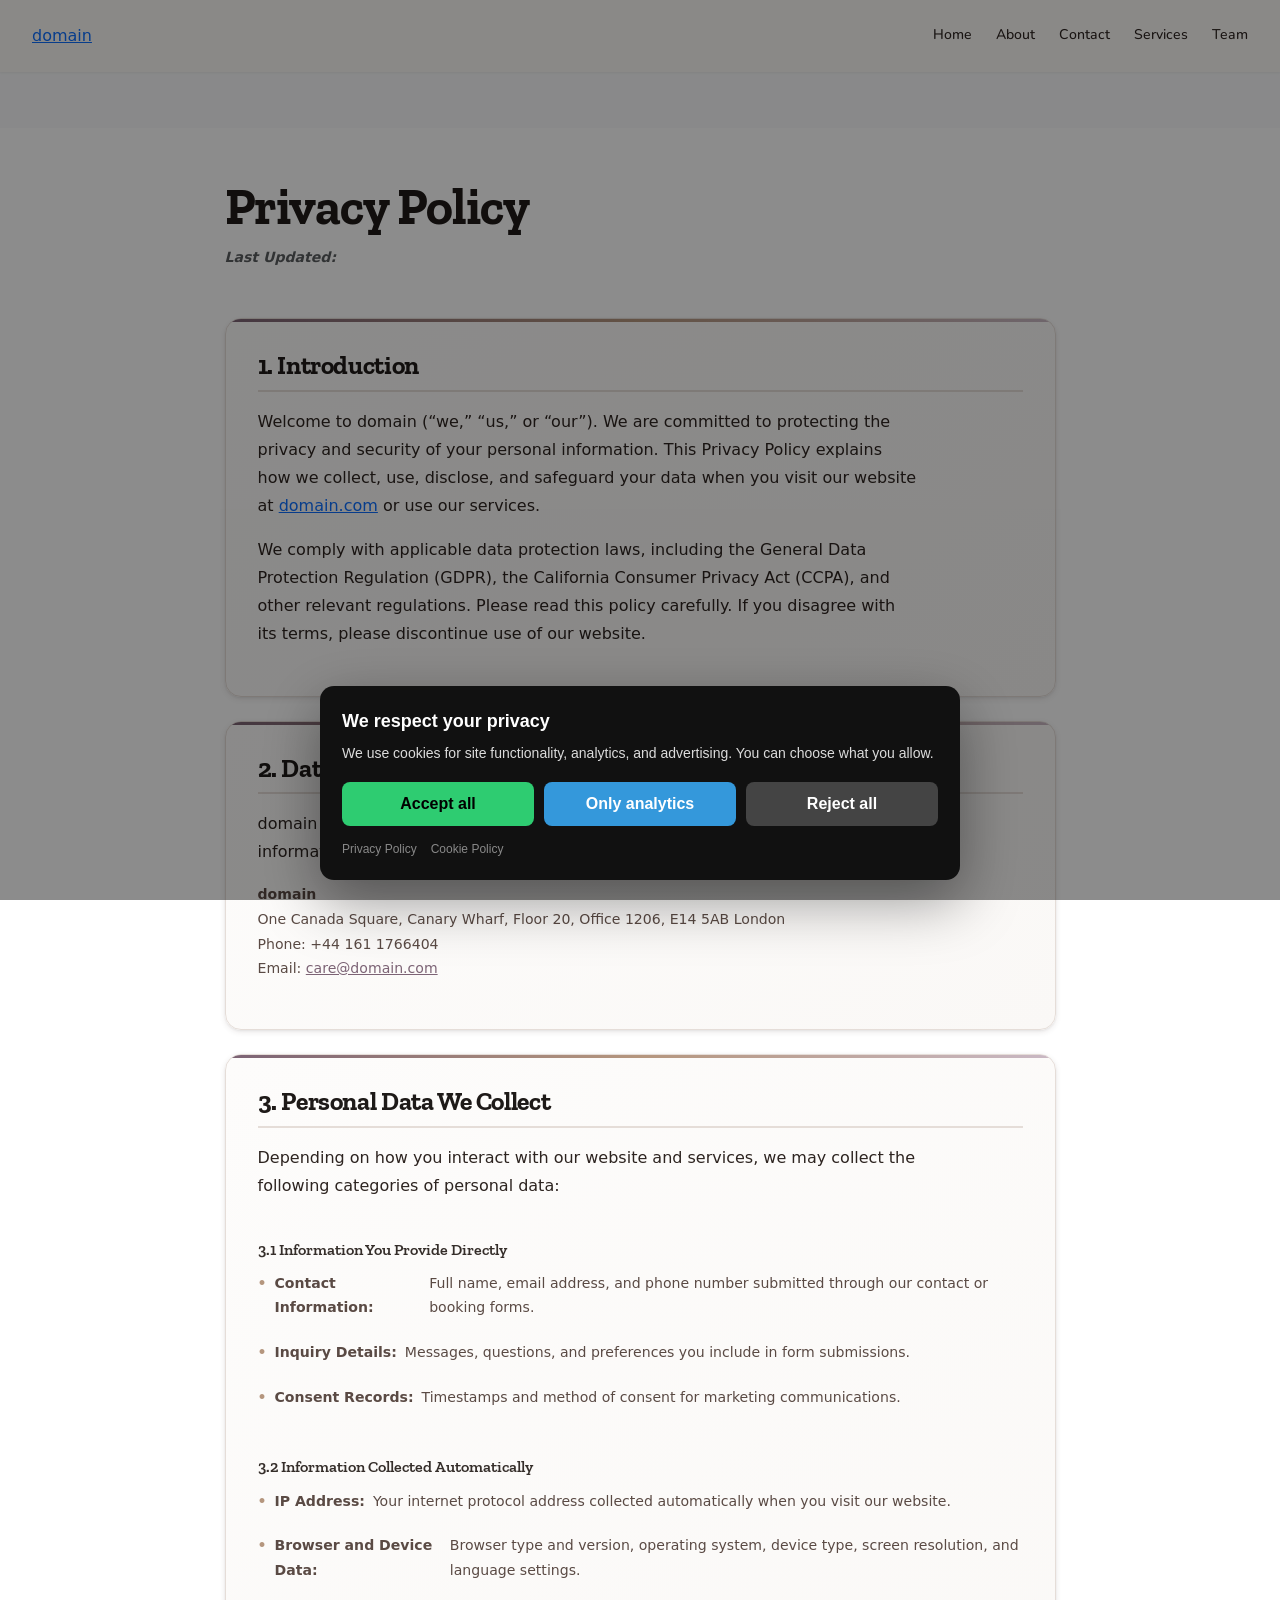
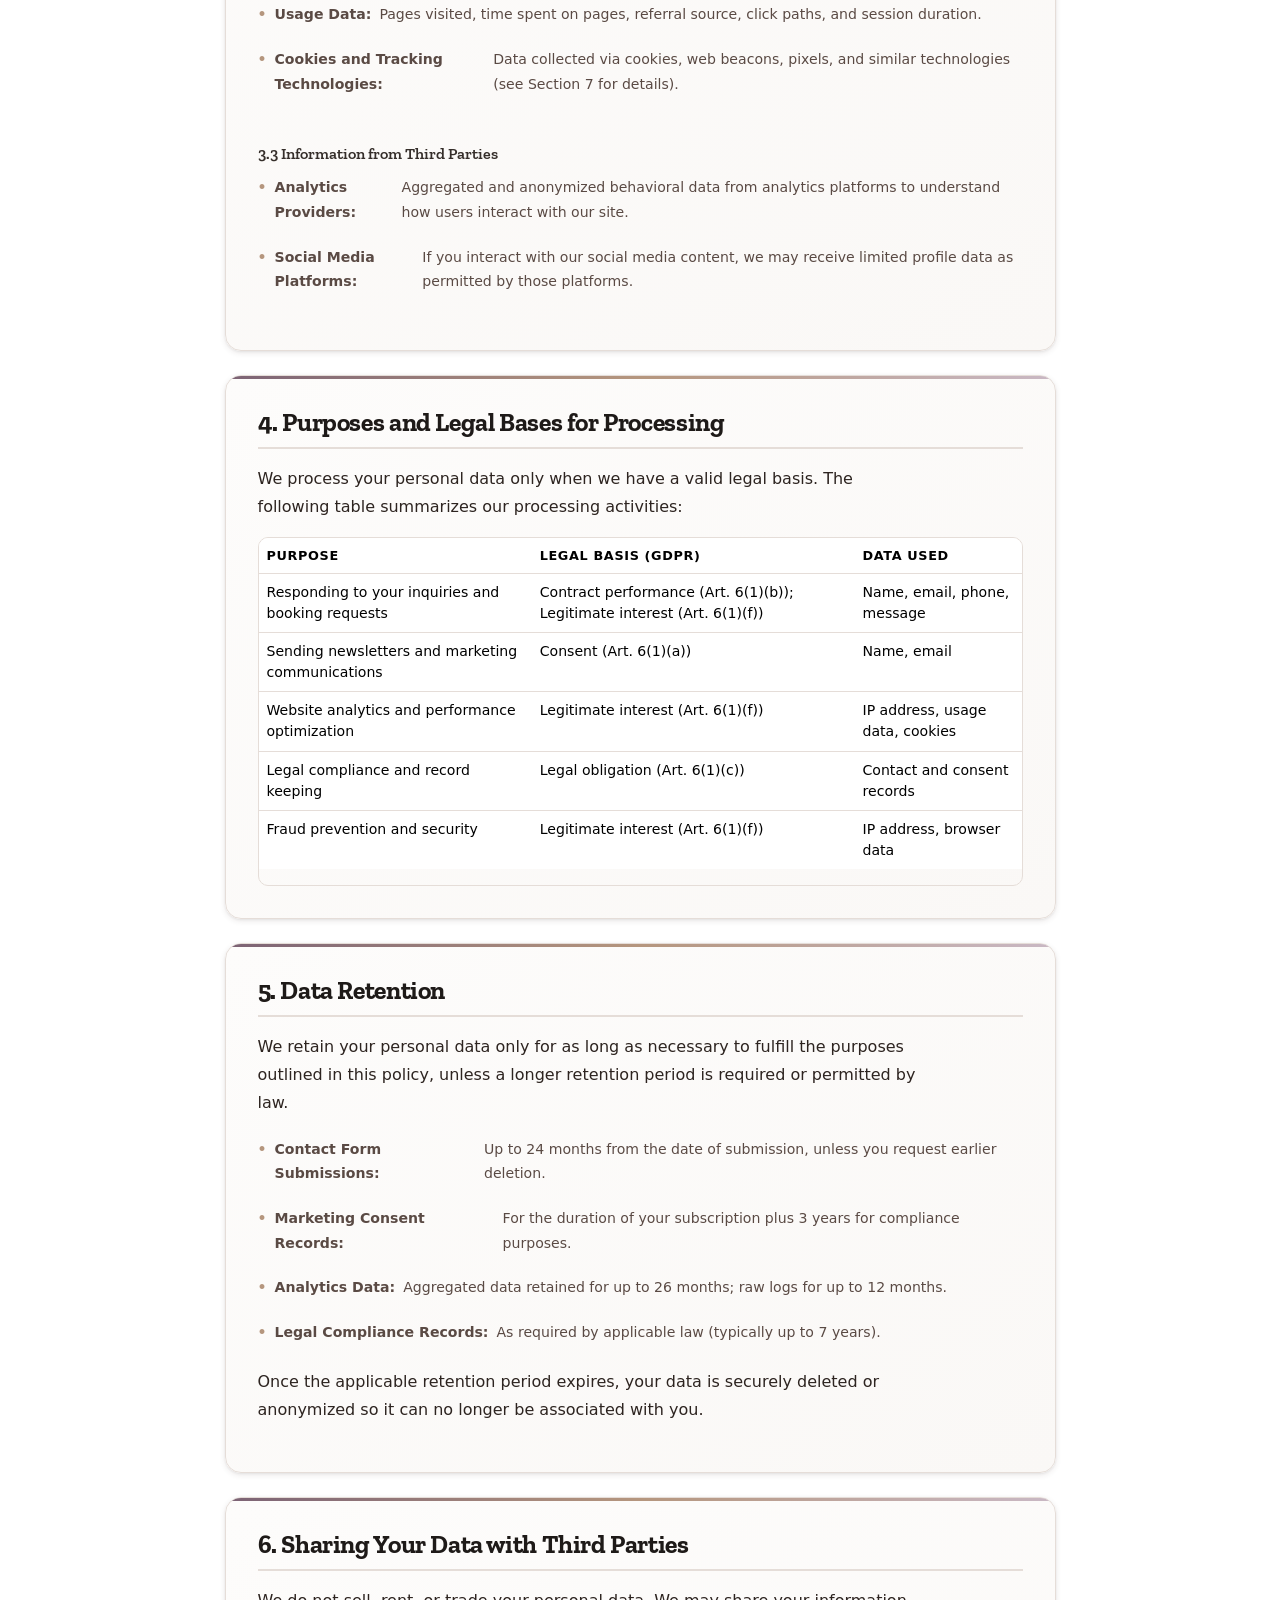
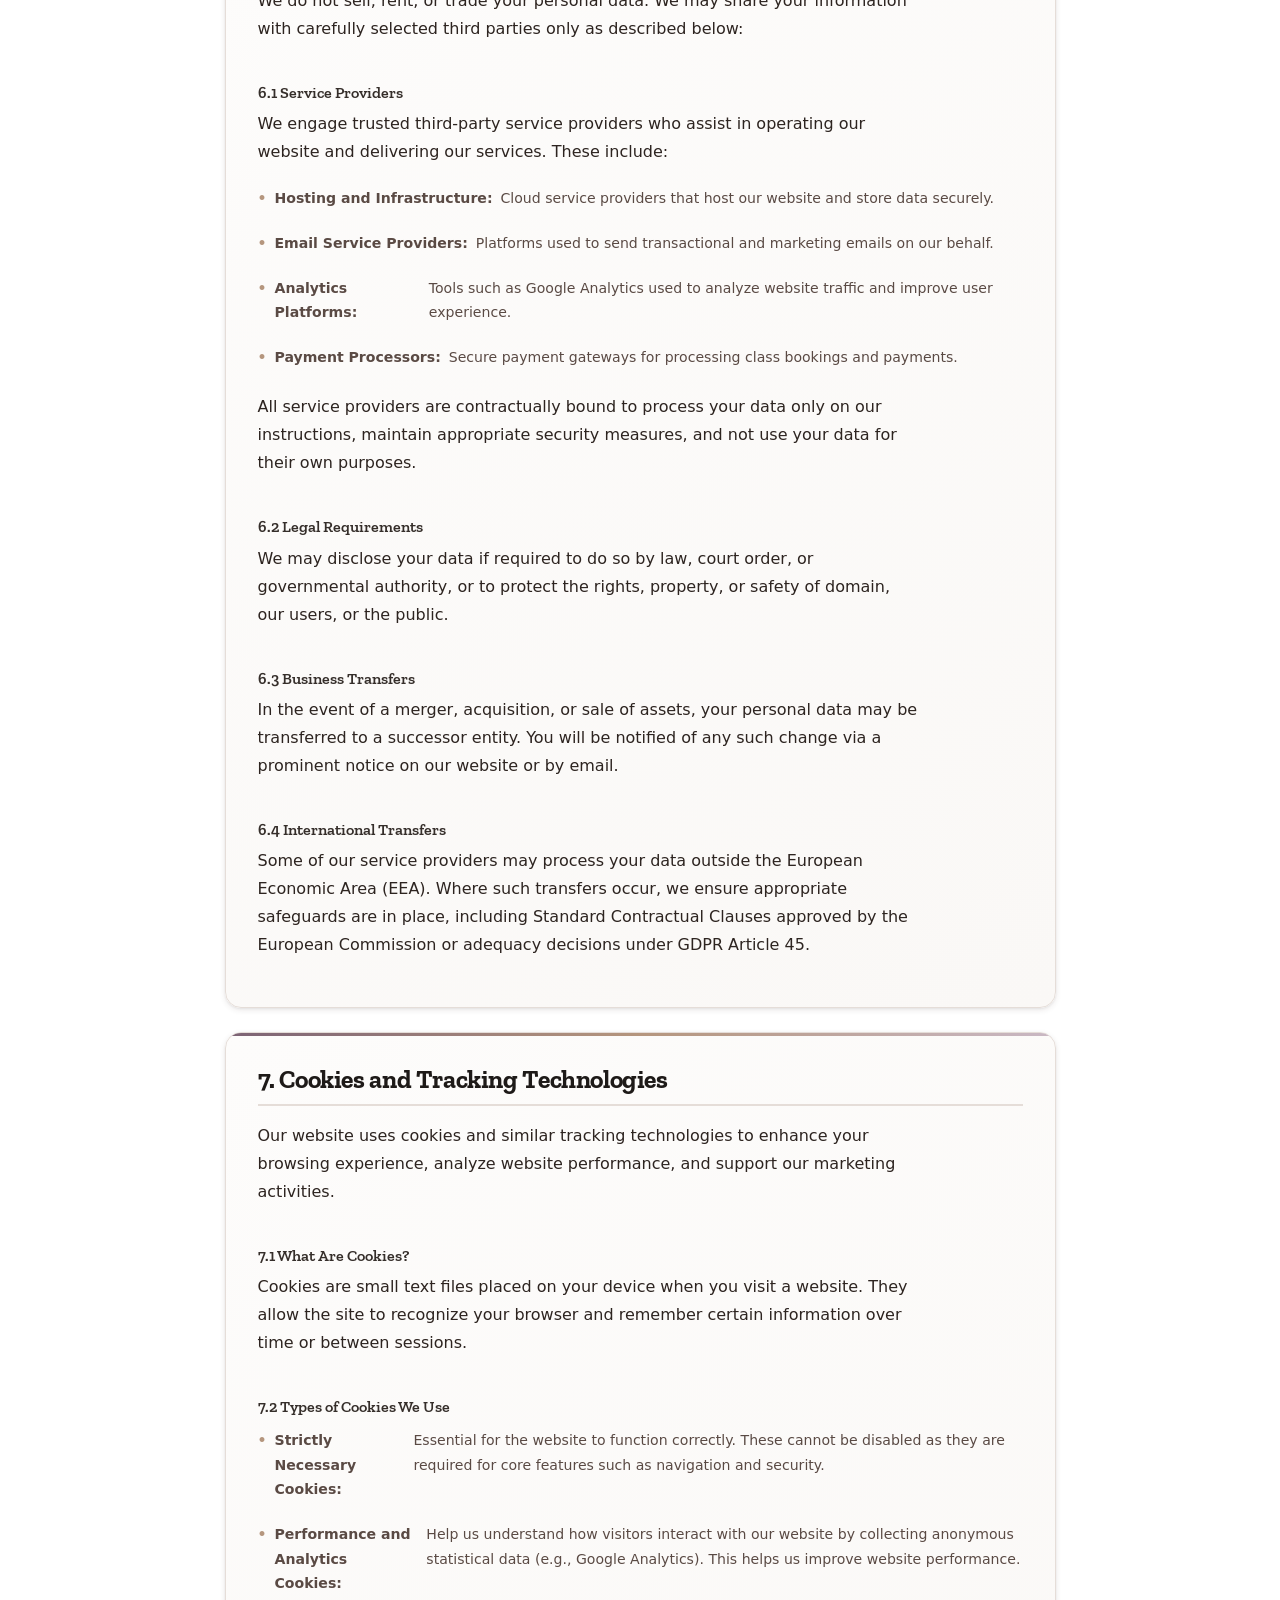
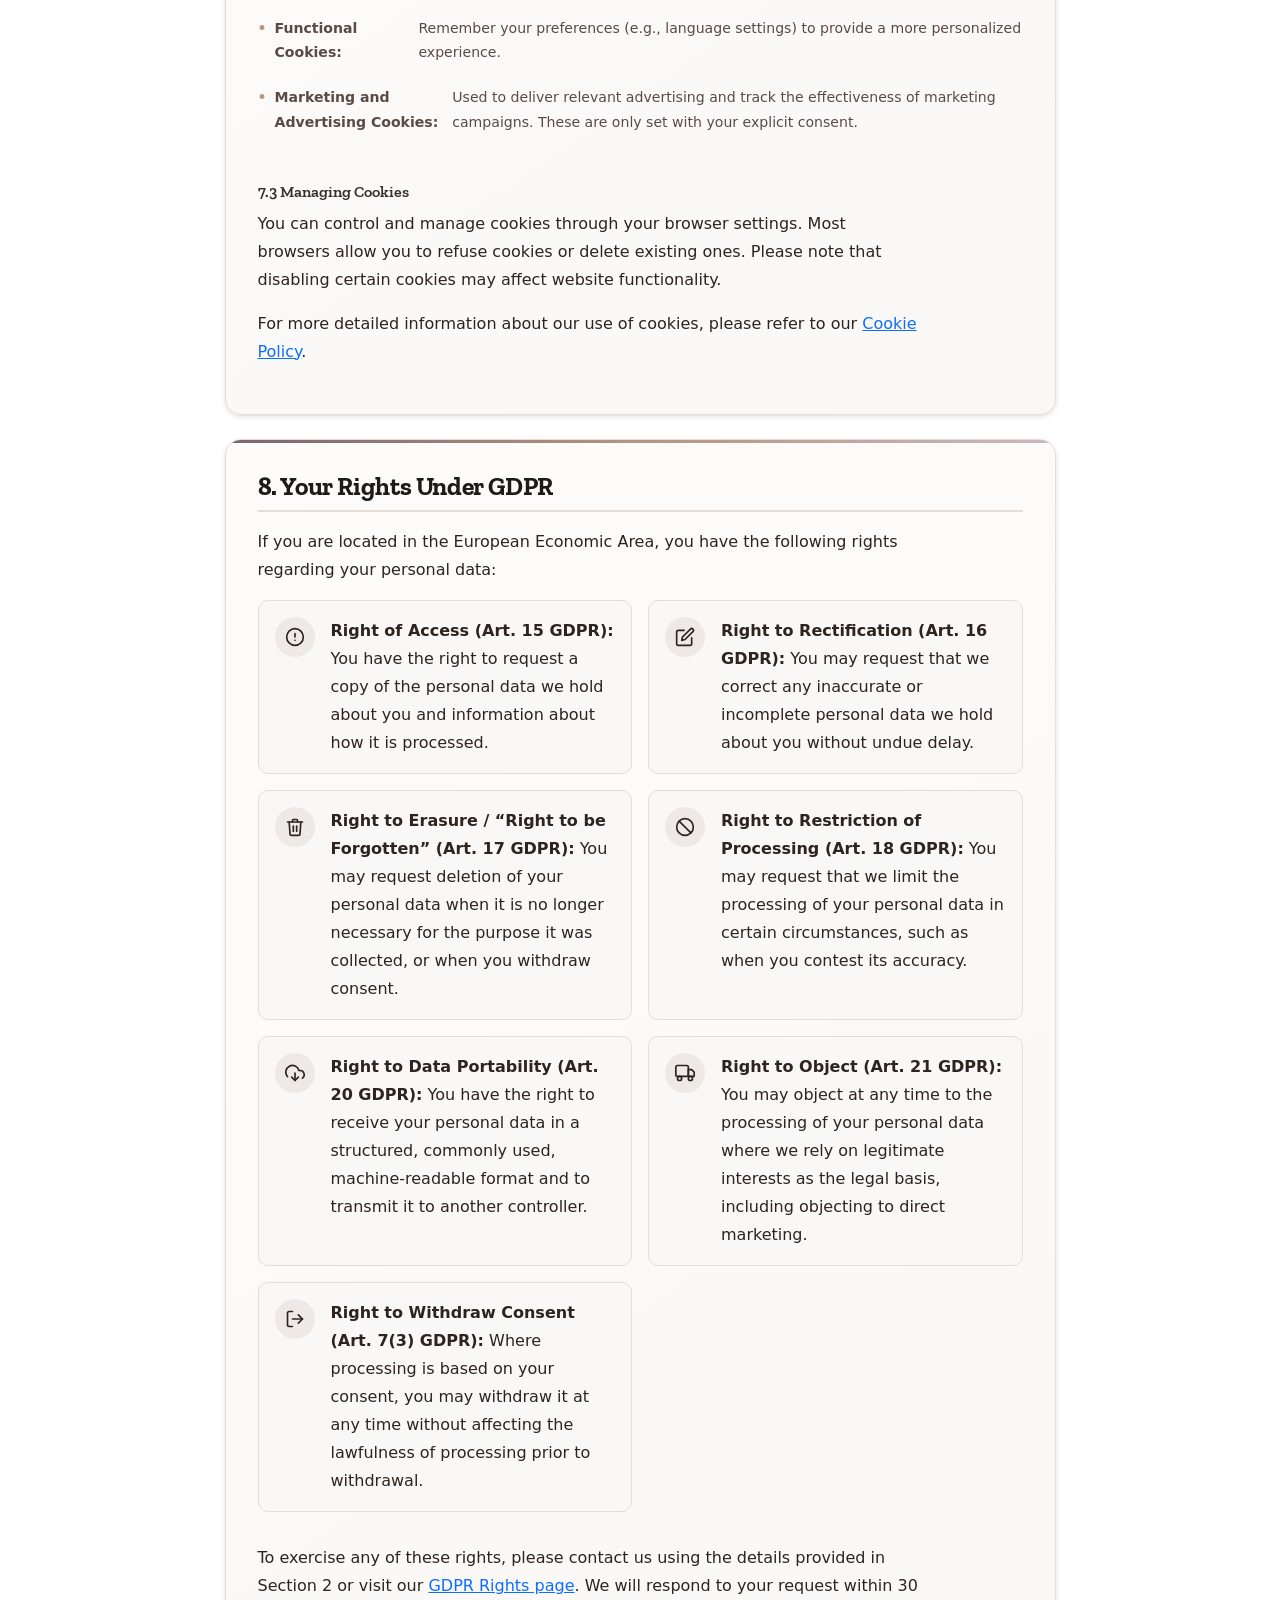
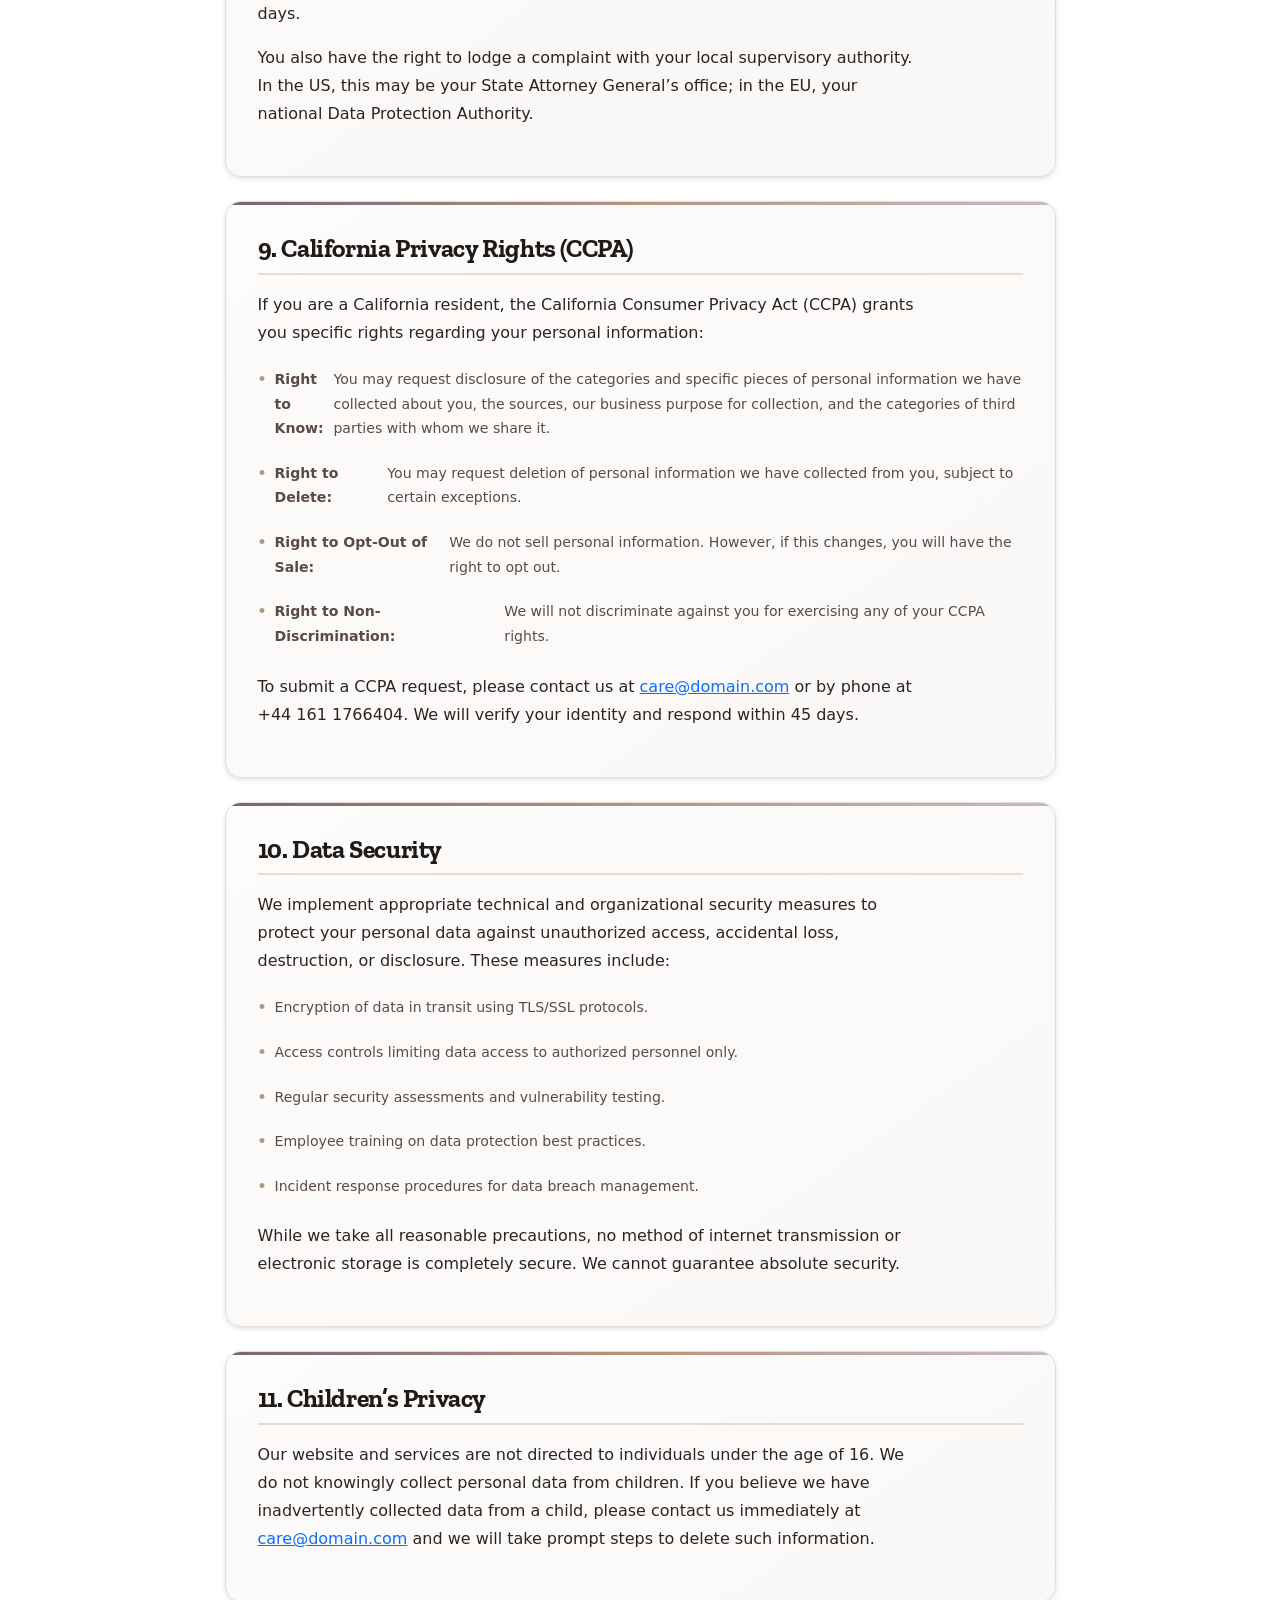
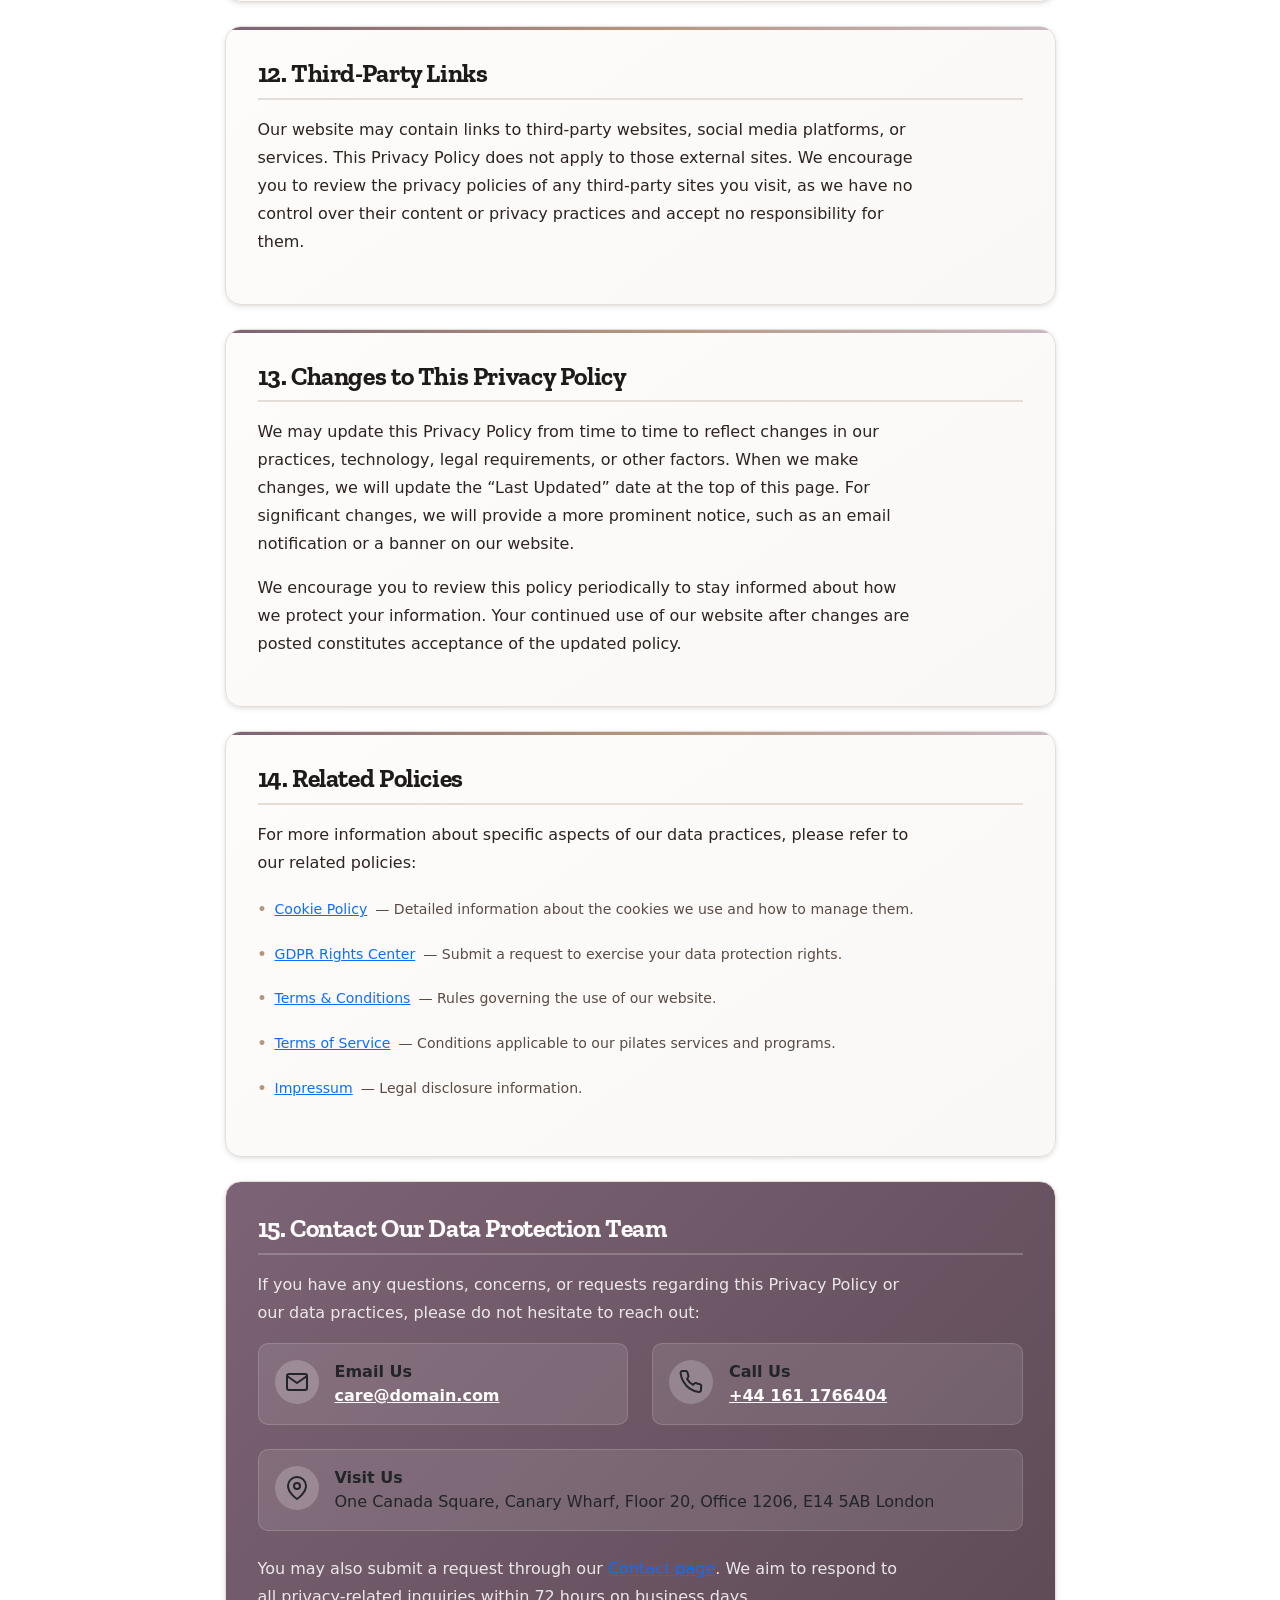
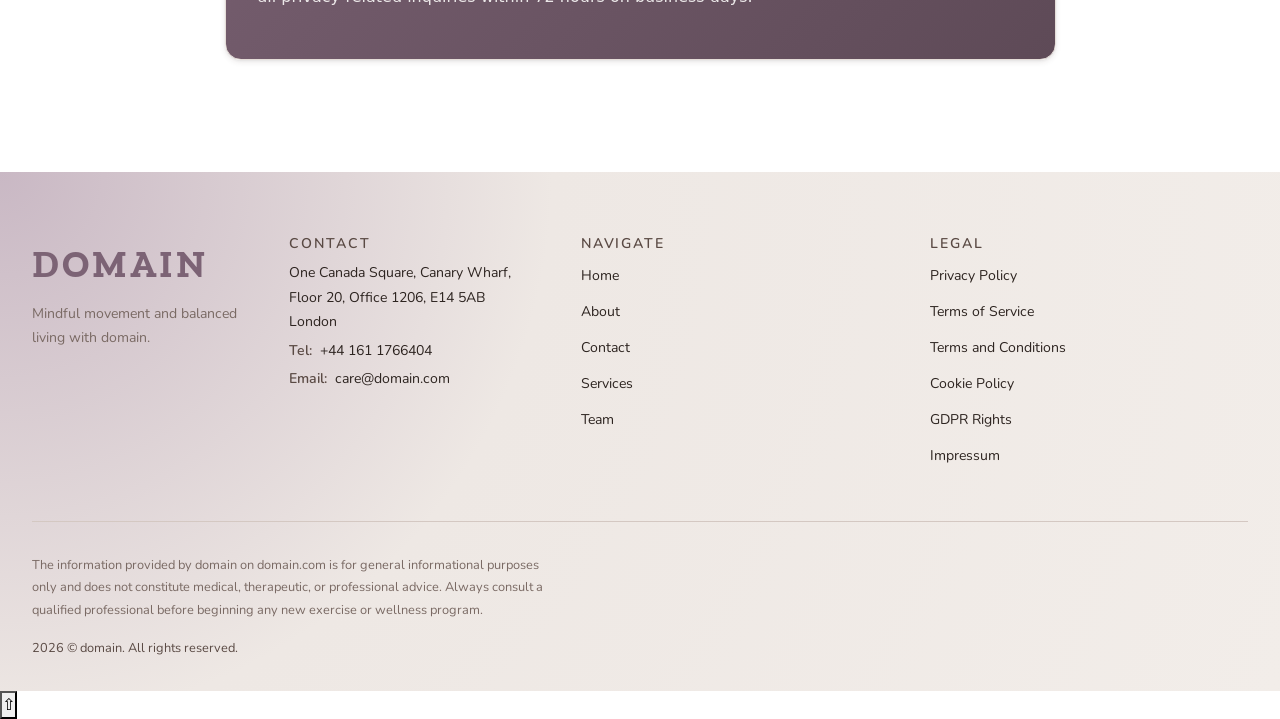
<file: privacy.html>
<!DOCTYPE html><html lang="en"><head>
<script type="application/ld+json">
{
  "@context": "https://schema.org",
  "@graph": [
    {
      "@type": "Organization",
      "@id": "https://domain.com/#org",
      "name": "domain",
      "url": "https://domain.com",
      "email": "care@domain.com",
      "telephone": "+44 161 1766404",
      "address": {
        "@type": "PostalAddress",
        "streetAddress": "One Canada Square, Canary Wharf, Floor 20, Office 1206, E14 5AB London"
      },
      "contactPoint": {
        "@type": "ContactPoint",
        "contactType": "customer support",
        "email": "care@domain.com",
        "telephone": "+44 161 1766404"
      }
    },
    {
      "@type": "WebSite",
      "@id": "https://domain.com/#website",
      "url": "https://domain.com",
      "name": "domain",
      "publisher": {
        "@id": "https://domain.com/#org"
      }
    },
    {
      "@type": "WebPage",
      "@id": "https://domain.com/privacy.html#webpage",
      "url": "https://domain.com/privacy.html",
      "name": "Privacy Policy | domain",
      "isPartOf": {
        "@id": "https://domain.com/#website"
      },
      "about": {
        "@id": "https://domain.com/#org"
      },
      "inLanguage": "en",
      "description": "Read domain"
    },
    {
      "@type": "BreadcrumbList",
      "@id": "https://domain.com/privacy.html#breadcrumbs",
      "itemListElement": [
        {
          "@type": "ListItem",
          "position": 1,
          "name": "Home",
          "item": "https://domain.com"
        },
        {
          "@type": "ListItem",
          "position": 2,
          "name": "Privacy.Html",
          "item": "https://domain.com/privacy.html"
        }
      ]
    }
  ]
}
</script>
  <meta charset="UTF-8">
  <meta name="viewport" content="width=device-width, initial-scale=1.0">
  <title>Privacy Policy | domain</title>
  <meta name="description" content="Read domain's Privacy Policy to understand how we collect, use, and protect your personal data in compliance with GDPR and CCPA.">
  <meta name="robots" content="noindex, follow">
  <link rel="canonical" href="https://domain.com/privacy.html">
  <meta property="og:type" content="website">
  <meta property="og:title" content="Privacy Policy | domain">
  <meta property="og:description" content="Learn how domain handles your personal data, cookies, and privacy rights under GDPR and CCPA.">
  <meta property="og:url" content="https://domain.com/privacy.html">
  <meta property="og:site_name" content="domain">
  <link rel="stylesheet" href="style.css">
  <link rel="icon" type="image/png" href="/favicon.png">
  <link rel="apple-touch-icon" href="/apple-touch-icon.png">
   <link rel="stylesheet" href="https://cdn.jsdelivr.net/npm/bootstrap@5.3.3/dist/css/bootstrap.min.css" integrity="sha384-QWTKZyjpPEjISv5WaRU9OFeRpok6YctnYmDr5pNlyT2bRjXh0JMhjY6hW+ALEwIH" crossorigin="anonymous">
  <link rel="stylesheet" href="https://unpkg.com/aos@2.3.4/dist/aos.css">
<link rel="stylesheet" href="./header-footer.css">
<link rel="stylesheet" href="./consent.css">
<script src="./consent.js"></script>
</head>
 <body>
<header class="dr-header" data-dr-variant="v1">
  <div class="dr-header-inner">
    <a class="dr-logo" href="./index.html" aria-label="domain">domain</a>

    <nav class="dr-nav" aria-label="Primary navigation">
      <ul class="dr-nav-list">
        <li class="dr-nav-item"><a class="dr-nav-link" href="./index.html">Home</a></li><li class="dr-nav-item"><a class="dr-nav-link" href="./about.html">About</a></li><li class="dr-nav-item"><a class="dr-nav-link" href="./contact.html">Contact</a></li><li class="dr-nav-item"><a class="dr-nav-link" href="./services.html">Services</a></li><li class="dr-nav-item"><a class="dr-nav-link" href="./team.html">Team</a></li>
      </ul>
    </nav>

    <button class="dr-burger" type="button" aria-label="Toggle menu" aria-expanded="false" aria-controls="dr-mobile-menu">
      <span></span><span></span><span></span>
    </button>
  </div>
</header>
<nav class="dr-mobile-menu" id="dr-mobile-menu" aria-label="Mobile navigation">
  <ul class="dr-mobile-nav-list">
    <li class="dr-nav-item"><a class="dr-nav-link" href="./index.html">Home</a></li><li class="dr-nav-item"><a class="dr-nav-link" href="./about.html">About</a></li><li class="dr-nav-item"><a class="dr-nav-link" href="./contact.html">Contact</a></li><li class="dr-nav-item"><a class="dr-nav-link" href="./services.html">Services</a></li><li class="dr-nav-item"><a class="dr-nav-link" href="./team.html">Team</a></li>
  </ul>
</nav>

  <main id="main-content" role="main">
   <section class="l-section py-4 py-md-5 bg-light" aria-labelledby="privacy-breadcrumb-heading">
    <div class="container">
     <nav aria-label="breadcrumb">
      <ol class="breadcrumb mb-0">
       <li class="breadcrumb-item"><a href="/">Home</a></li>
       <li class="breadcrumb-item active" aria-current="page">Privacy Policy</li>
      </ol>
     </nav>
    </div>
   </section>
   <section class="l-section py-4 py-md-5" aria-labelledby="privacy-title">
    <div class="container">
     <div class="row justify-content-center">
      <div class="col-12 col-lg-9" data-aos="fade-up">
       <h1 id="privacy-title" class="c-privacy__title mb-2">Privacy Policy</h1>
       <p class="c-privacy__meta text-muted mb-5"><strong>Last Updated:</strong> <span id="last-updated-date"><!-- TODO: Last Updated --></span></p>
       <div class="c-card mb-4" data-aos="fade-up" data-aos-delay="50">
        <h2 class="c-privacy__section-title">1. Introduction</h2>
        <p>Welcome to domain (“we,” “us,” or “our”). We are committed to protecting the privacy and security of your personal information. This Privacy Policy explains how we collect, use, disclose, and safeguard your data when you visit our website at <a href="https://domain.com" rel="noopener">domain.com</a> or use our services.</p>
        <p>We comply with applicable data protection laws, including the General Data Protection Regulation (GDPR), the California Consumer Privacy Act (CCPA), and other relevant regulations. Please read this policy carefully. If you disagree with its terms, please discontinue use of our website.</p>
       </div>
       <div class="c-card mb-4" data-aos="fade-up" data-aos-delay="100">
        <h2 class="c-privacy__section-title">2. Data Controller</h2>
        <p>domain is the data controller responsible for your personal data. Our contact information for all privacy-related inquiries:</p>
        <address class="c-privacy__address"><strong>domain</strong>
         <br>
         One Canada Square, Canary Wharf, Floor 20, Office 1206, E14 5AB London
         <br>
         Phone: +44 161 1766404
         <br>
         Email: <a href="mailto:care@domain.com">care@domain.com</a></address>
       </div>
       <div class="c-card mb-4" data-aos="fade-up" data-aos-delay="150">
        <h2 class="c-privacy__section-title">3. Personal Data We Collect</h2>
        <p>Depending on how you interact with our website and services, we may collect the following categories of personal data:</p>
        <h3 class="c-privacy__subsection-title">3.1 Information You Provide Directly</h3>
        <ul class="c-privacy__list">
         <li><strong>Contact Information:</strong> Full name, email address, and phone number submitted through our contact or booking forms.</li>
         <li><strong>Inquiry Details:</strong> Messages, questions, and preferences you include in form submissions.</li>
         <li><strong>Consent Records:</strong> Timestamps and method of consent for marketing communications.</li>
        </ul>
        <h3 class="c-privacy__subsection-title">3.2 Information Collected Automatically</h3>
        <ul class="c-privacy__list">
         <li><strong>IP Address:</strong> Your internet protocol address collected automatically when you visit our website.</li>
         <li><strong>Browser and Device Data:</strong> Browser type and version, operating system, device type, screen resolution, and language settings.</li>
         <li><strong>Usage Data:</strong> Pages visited, time spent on pages, referral source, click paths, and session duration.</li>
         <li><strong>Cookies and Tracking Technologies:</strong> Data collected via cookies, web beacons, pixels, and similar technologies (see Section 7 for details).</li>
        </ul>
        <h3 class="c-privacy__subsection-title">3.3 Information from Third Parties</h3>
        <ul class="c-privacy__list">
         <li><strong>Analytics Providers:</strong> Aggregated and anonymized behavioral data from analytics platforms to understand how users interact with our site.</li>
         <li><strong>Social Media Platforms:</strong> If you interact with our social media content, we may receive limited profile data as permitted by those platforms.</li>
        </ul>
       </div>
       <div class="c-card mb-4" data-aos="fade-up" data-aos-delay="200">
        <h2 class="c-privacy__section-title">4. Purposes and Legal Bases for Processing</h2>
        <p>We process your personal data only when we have a valid legal basis. The following table summarizes our processing activities:</p>
        <div class="table-responsive">
         <table class="table c-privacy__table" aria-label="Data processing purposes and legal bases">
          <thead>
           <tr>
            <th scope="col">Purpose</th>
            <th scope="col">Legal Basis (GDPR)</th>
            <th scope="col">Data Used</th>
           </tr>
          </thead>
          <tbody>
           <tr>
            <td>Responding to your inquiries and booking requests</td>
            <td>Contract performance (Art. 6(1)(b)); Legitimate interest (Art. 6(1)(f))</td>
            <td>Name, email, phone, message</td>
           </tr>
           <tr>
            <td>Sending newsletters and marketing communications</td>
            <td>Consent (Art. 6(1)(a))</td>
            <td>Name, email</td>
           </tr>
           <tr>
            <td>Website analytics and performance optimization</td>
            <td>Legitimate interest (Art. 6(1)(f))</td>
            <td>IP address, usage data, cookies</td>
           </tr>
           <tr>
            <td>Legal compliance and record keeping</td>
            <td>Legal obligation (Art. 6(1)(c))</td>
            <td>Contact and consent records</td>
           </tr>
           <tr>
            <td>Fraud prevention and security</td>
            <td>Legitimate interest (Art. 6(1)(f))</td>
            <td>IP address, browser data</td>
           </tr>
          </tbody>
         </table>
        </div>
       </div>
       <div class="c-card mb-4" data-aos="fade-up" data-aos-delay="250">
        <h2 class="c-privacy__section-title">5. Data Retention</h2>
        <p>We retain your personal data only for as long as necessary to fulfill the purposes outlined in this policy, unless a longer retention period is required or permitted by law.</p>
        <ul class="c-privacy__list">
         <li><strong>Contact Form Submissions:</strong> Up to 24 months from the date of submission, unless you request earlier deletion.</li>
         <li><strong>Marketing Consent Records:</strong> For the duration of your subscription plus 3 years for compliance purposes.</li>
         <li><strong>Analytics Data:</strong> Aggregated data retained for up to 26 months; raw logs for up to 12 months.</li>
         <li><strong>Legal Compliance Records:</strong> As required by applicable law (typically up to 7 years).</li>
        </ul>
        <p>Once the applicable retention period expires, your data is securely deleted or anonymized so it can no longer be associated with you.</p>
       </div>
       <div class="c-card mb-4" data-aos="fade-up" data-aos-delay="300">
        <h2 class="c-privacy__section-title">6. Sharing Your Data with Third Parties</h2>
        <p>We do not sell, rent, or trade your personal data. We may share your information with carefully selected third parties only as described below:</p>
        <h3 class="c-privacy__subsection-title">6.1 Service Providers</h3>
        <p>We engage trusted third-party service providers who assist in operating our website and delivering our services. These include:</p>
        <ul class="c-privacy__list">
         <li><strong>Hosting and Infrastructure:</strong> Cloud service providers that host our website and store data securely.</li>
         <li><strong>Email Service Providers:</strong> Platforms used to send transactional and marketing emails on our behalf.</li>
         <li><strong>Analytics Platforms:</strong> Tools such as Google Analytics used to analyze website traffic and improve user experience.</li>
         <li><strong>Payment Processors:</strong> Secure payment gateways for processing class bookings and payments.</li>
        </ul>
        <p>All service providers are contractually bound to process your data only on our instructions, maintain appropriate security measures, and not use your data for their own purposes.</p>
        <h3 class="c-privacy__subsection-title">6.2 Legal Requirements</h3>
        <p>We may disclose your data if required to do so by law, court order, or governmental authority, or to protect the rights, property, or safety of domain, our users, or the public.</p>
        <h3 class="c-privacy__subsection-title">6.3 Business Transfers</h3>
        <p>In the event of a merger, acquisition, or sale of assets, your personal data may be transferred to a successor entity. You will be notified of any such change via a prominent notice on our website or by email.</p>
        <h3 class="c-privacy__subsection-title">6.4 International Transfers</h3>
        <p>Some of our service providers may process your data outside the European Economic Area (EEA). Where such transfers occur, we ensure appropriate safeguards are in place, including Standard Contractual Clauses approved by the European Commission or adequacy decisions under GDPR Article 45.</p>
       </div>
       <div class="c-card mb-4" id="cookie-info" data-aos="fade-up" data-aos-delay="350">
        <h2 class="c-privacy__section-title">7. Cookies and Tracking Technologies</h2>
        <p>Our website uses cookies and similar tracking technologies to enhance your browsing experience, analyze website performance, and support our marketing activities.</p>
        <h3 class="c-privacy__subsection-title">7.1 What Are Cookies?</h3>
        <p>Cookies are small text files placed on your device when you visit a website. They allow the site to recognize your browser and remember certain information over time or between sessions.</p>
        <h3 class="c-privacy__subsection-title">7.2 Types of Cookies We Use</h3>
        <ul class="c-privacy__list">
         <li><strong>Strictly Necessary Cookies:</strong> Essential for the website to function correctly. These cannot be disabled as they are required for core features such as navigation and security.</li>
         <li><strong>Performance and Analytics Cookies:</strong> Help us understand how visitors interact with our website by collecting anonymous statistical data (e.g., Google Analytics). This helps us improve website performance.</li>
         <li><strong>Functional Cookies:</strong> Remember your preferences (e.g., language settings) to provide a more personalized experience.</li>
         <li><strong>Marketing and Advertising Cookies:</strong> Used to deliver relevant advertising and track the effectiveness of marketing campaigns. These are only set with your explicit consent.</li>
        </ul>
        <h3 class="c-privacy__subsection-title">7.3 Managing Cookies</h3>
        <p>You can control and manage cookies through your browser settings. Most browsers allow you to refuse cookies or delete existing ones. Please note that disabling certain cookies may affect website functionality.</p>
        <p>For more detailed information about our use of cookies, please refer to our <a href="cookie_policy.html">Cookie Policy</a>.</p>
       </div>
       <div class="c-card mb-4" data-aos="fade-up" data-aos-delay="400">
        <h2 class="c-privacy__section-title">8. Your Rights Under GDPR</h2>
        <p>If you are located in the European Economic Area, you have the following rights regarding your personal data:</p>
        <ul class="c-privacy__rights-list">
         <li>
          <div class="c-privacy__right-icon" aria-hidden="true">
           <svg xmlns="http://www.w3.org/2000/svg" width="20" height="20" viewBox="0 0 24 24" fill="none" stroke="currentColor" stroke-width="2" stroke-linecap="round" stroke-linejoin="round">
            <circle cx="12" cy="12" r="10"></circle><line x1="12" y1="8" x2="12" y2="12"></line><line x1="12" y1="16" x2="12.01" y2="16"></line>
           </svg>
          </div>
          <div>
           <strong>Right of Access (Art. 15 GDPR):</strong> You have the right to request a copy of the personal data we hold about you and information about how it is processed.
          </div>
         </li>
         <li>
          <div class="c-privacy__right-icon" aria-hidden="true">
           <svg xmlns="http://www.w3.org/2000/svg" width="20" height="20" viewBox="0 0 24 24" fill="none" stroke="currentColor" stroke-width="2" stroke-linecap="round" stroke-linejoin="round">
            <path d="M11 4H4a2 2 0 0 0-2 2v14a2 2 0 0 0 2 2h14a2 2 0 0 0 2-2v-7"></path><path d="M18.5 2.5a2.121 2.121 0 0 1 3 3L12 15l-4 1 1-4 9.5-9.5z"></path>
           </svg>
          </div>
          <div>
           <strong>Right to Rectification (Art. 16 GDPR):</strong> You may request that we correct any inaccurate or incomplete personal data we hold about you without undue delay.
          </div>
         </li>
         <li>
          <div class="c-privacy__right-icon" aria-hidden="true">
           <svg xmlns="http://www.w3.org/2000/svg" width="20" height="20" viewBox="0 0 24 24" fill="none" stroke="currentColor" stroke-width="2" stroke-linecap="round" stroke-linejoin="round">
            <polyline points="3 6 5 6 21 6"></polyline><path d="M19 6l-1 14a2 2 0 0 1-2 2H8a2 2 0 0 1-2-2L5 6"></path><path d="M10 11v6"></path><path d="M14 11v6"></path><path d="M9 6V4a1 1 0 0 1 1-1h4a1 1 0 0 1 1 1v2"></path>
           </svg>
          </div>
          <div>
           <strong>Right to Erasure / “Right to be Forgotten” (Art. 17 GDPR):</strong> You may request deletion of your personal data when it is no longer necessary for the purpose it was collected, or when you withdraw consent.
          </div>
         </li>
         <li>
          <div class="c-privacy__right-icon" aria-hidden="true">
           <svg xmlns="http://www.w3.org/2000/svg" width="20" height="20" viewBox="0 0 24 24" fill="none" stroke="currentColor" stroke-width="2" stroke-linecap="round" stroke-linejoin="round">
            <circle cx="12" cy="12" r="10"></circle><line x1="4.93" y1="4.93" x2="19.07" y2="19.07"></line>
           </svg>
          </div>
          <div>
           <strong>Right to Restriction of Processing (Art. 18 GDPR):</strong> You may request that we limit the processing of your personal data in certain circumstances, such as when you contest its accuracy.
          </div>
         </li>
         <li>
          <div class="c-privacy__right-icon" aria-hidden="true">
           <svg xmlns="http://www.w3.org/2000/svg" width="20" height="20" viewBox="0 0 24 24" fill="none" stroke="currentColor" stroke-width="2" stroke-linecap="round" stroke-linejoin="round">
            <polyline points="8 17 12 21 16 17"></polyline><line x1="12" y1="12" x2="12" y2="21"></line><path d="M20.88 18.09A5 5 0 0 0 18 9h-1.26A8 8 0 1 0 3 16.29"></path>
           </svg>
          </div>
          <div>
           <strong>Right to Data Portability (Art. 20 GDPR):</strong> You have the right to receive your personal data in a structured, commonly used, machine-readable format and to transmit it to another controller.
          </div>
         </li>
         <li>
          <div class="c-privacy__right-icon" aria-hidden="true">
           <svg xmlns="http://www.w3.org/2000/svg" width="20" height="20" viewBox="0 0 24 24" fill="none" stroke="currentColor" stroke-width="2" stroke-linecap="round" stroke-linejoin="round">
            <rect x="1" y="3" width="15" height="13" rx="2"></rect><polygon points="16 8 20 8 23 11 23 16 16 16 16 8"></polygon><circle cx="5.5" cy="18.5" r="2.5"></circle><circle cx="18.5" cy="18.5" r="2.5"></circle>
           </svg>
          </div>
          <div>
           <strong>Right to Object (Art. 21 GDPR):</strong> You may object at any time to the processing of your personal data where we rely on legitimate interests as the legal basis, including objecting to direct marketing.
          </div>
         </li>
         <li>
          <div class="c-privacy__right-icon" aria-hidden="true">
           <svg xmlns="http://www.w3.org/2000/svg" width="20" height="20" viewBox="0 0 24 24" fill="none" stroke="currentColor" stroke-width="2" stroke-linecap="round" stroke-linejoin="round">
            <path d="M9 21H5a2 2 0 0 1-2-2V5a2 2 0 0 1 2-2h4"></path><polyline points="16 17 21 12 16 7"></polyline><line x1="21" y1="12" x2="9" y2="12"></line>
           </svg>
          </div>
          <div>
           <strong>Right to Withdraw Consent (Art. 7(3) GDPR):</strong> Where processing is based on your consent, you may withdraw it at any time without affecting the lawfulness of processing prior to withdrawal.
          </div>
         </li>
        </ul>
        <p class="mt-3">To exercise any of these rights, please contact us using the details provided in Section 2 or visit our <a href="gdpr-rights.html">GDPR Rights page</a>. We will respond to your request within 30 days.</p>
        <p>You also have the right to lodge a complaint with your local supervisory authority. In the US, this may be your State Attorney General’s office; in the EU, your national Data Protection Authority.</p>
       </div>
       <div class="c-card mb-4" data-aos="fade-up" data-aos-delay="450">
        <h2 class="c-privacy__section-title">9. California Privacy Rights (CCPA)</h2>
        <p>If you are a California resident, the California Consumer Privacy Act (CCPA) grants you specific rights regarding your personal information:</p>
        <ul class="c-privacy__list">
         <li><strong>Right to Know:</strong> You may request disclosure of the categories and specific pieces of personal information we have collected about you, the sources, our business purpose for collection, and the categories of third parties with whom we share it.</li>
         <li><strong>Right to Delete:</strong> You may request deletion of personal information we have collected from you, subject to certain exceptions.</li>
         <li><strong>Right to Opt-Out of Sale:</strong> We do not sell personal information. However, if this changes, you will have the right to opt out.</li>
         <li><strong>Right to Non-Discrimination:</strong> We will not discriminate against you for exercising any of your CCPA rights.</li>
        </ul>
        <p>To submit a CCPA request, please contact us at <a href="mailto:care@domain.com">care@domain.com</a> or by phone at +44 161 1766404. We will verify your identity and respond within 45 days.</p>
       </div>
       <div class="c-card mb-4" data-aos="fade-up" data-aos-delay="500">
        <h2 class="c-privacy__section-title">10. Data Security</h2>
        <p>We implement appropriate technical and organizational security measures to protect your personal data against unauthorized access, accidental loss, destruction, or disclosure. These measures include:</p>
        <ul class="c-privacy__list">
         <li>Encryption of data in transit using TLS/SSL protocols.</li>
         <li>Access controls limiting data access to authorized personnel only.</li>
         <li>Regular security assessments and vulnerability testing.</li>
         <li>Employee training on data protection best practices.</li>
         <li>Incident response procedures for data breach management.</li>
        </ul>
        <p>While we take all reasonable precautions, no method of internet transmission or electronic storage is completely secure. We cannot guarantee absolute security.</p>
       </div>
       <div class="c-card mb-4" data-aos="fade-up" data-aos-delay="550">
        <h2 class="c-privacy__section-title">11. Children’s Privacy</h2>
        <p>Our website and services are not directed to individuals under the age of 16. We do not knowingly collect personal data from children. If you believe we have inadvertently collected data from a child, please contact us immediately at <a href="mailto:care@domain.com">care@domain.com</a> and we will take prompt steps to delete such information.</p>
       </div>
       <div class="c-card mb-4" data-aos="fade-up" data-aos-delay="600">
        <h2 class="c-privacy__section-title">12. Third-Party Links</h2>
        <p>Our website may contain links to third-party websites, social media platforms, or services. This Privacy Policy does not apply to those external sites. We encourage you to review the privacy policies of any third-party sites you visit, as we have no control over their content or privacy practices and accept no responsibility for them.</p>
       </div>
       <div class="c-card mb-4" data-aos="fade-up" data-aos-delay="650">
        <h2 class="c-privacy__section-title">13. Changes to This Privacy Policy</h2>
        <p>We may update this Privacy Policy from time to time to reflect changes in our practices, technology, legal requirements, or other factors. When we make changes, we will update the “Last Updated” date at the top of this page. For significant changes, we will provide a more prominent notice, such as an email notification or a banner on our website.</p>
        <p>We encourage you to review this policy periodically to stay informed about how we protect your information. Your continued use of our website after changes are posted constitutes acceptance of the updated policy.</p>
       </div>
       <div class="c-card mb-4" data-aos="fade-up" data-aos-delay="700">
        <h2 class="c-privacy__section-title">14. Related Policies</h2>
        <p>For more information about specific aspects of our data practices, please refer to our related policies:</p>
        <ul class="c-privacy__list">
         <li><a href="cookie_policy.html">Cookie Policy</a> — Detailed information about the cookies we use and how to manage them.</li>
         <li><a href="gdpr-rights.html">GDPR Rights Center</a> — Submit a request to exercise your data protection rights.</li>
         <li><a href="terms_and_conditions.html">Terms &amp; Conditions</a> — Rules governing the use of our website.</li>
         <li><a href="terms_of_services.html">Terms of Service</a> — Conditions applicable to our pilates services and programs.</li>
         <li><a href="impressum.html">Impressum</a> — Legal disclosure information.</li>
        </ul>
       </div>
       <div class="c-card c-privacy__contact-card" data-aos="fade-up" data-aos-delay="750">
        <h2 class="c-privacy__section-title">15. Contact Our Data Protection Team</h2>
        <p>If you have any questions, concerns, or requests regarding this Privacy Policy or our data practices, please do not hesitate to reach out:</p>
        <div class="row g-4">
         <div class="col-12 col-md-6">
          <div class="c-privacy__contact-item">
           <div class="c-privacy__contact-icon" aria-hidden="true">
            <svg xmlns="http://www.w3.org/2000/svg" width="24" height="24" viewBox="0 0 24 24" fill="none" stroke="currentColor" stroke-width="2" stroke-linecap="round" stroke-linejoin="round">
             <path d="M4 4h16c1.1 0 2 .9 2 2v12c0 1.1-.9 2-2 2H4c-1.1 0-2-.9-2-2V6c0-1.1.9-2 2-2z"></path><polyline points="22,6 12,13 2,6"></polyline>
            </svg>
           </div>
           <div>
            <strong>Email Us</strong>
            <br>
            <a href="mailto:care@domain.com">care@domain.com</a>
           </div>
          </div>
         </div>
         <div class="col-12 col-md-6">
          <div class="c-privacy__contact-item">
           <div class="c-privacy__contact-icon" aria-hidden="true">
            <svg xmlns="http://www.w3.org/2000/svg" width="24" height="24" viewBox="0 0 24 24" fill="none" stroke="currentColor" stroke-width="2" stroke-linecap="round" stroke-linejoin="round">
             <path d="M22 16.92v3a2 2 0 0 1-2.18 2 19.79 19.79 0 0 1-8.63-3.07A19.5 19.5 0 0 1 4.69 12a19.79 19.79 0 0 1-3.07-8.67A2 2 0 0 1 3.62 1h3a2 2 0 0 1 2 1.72c.127.96.361 1.903.7 2.81a2 2 0 0 1-.45 2.11L8.09 8.91a16 16 0 0 0 6 6l1.27-1.27a2 2 0 0 1 2.11-.45c.907.339 1.85.573 2.81.7A2 2 0 0 1 22 16.92z"></path>
            </svg>
           </div>
           <div>
            <strong>Call Us</strong>
            <br>
            <a href="tel:+44 161 1766404">+44 161 1766404</a>
           </div>
          </div>
         </div>
         <div class="col-12">
          <div class="c-privacy__contact-item">
           <div class="c-privacy__contact-icon" aria-hidden="true">
            <svg xmlns="http://www.w3.org/2000/svg" width="24" height="24" viewBox="0 0 24 24" fill="none" stroke="currentColor" stroke-width="2" stroke-linecap="round" stroke-linejoin="round">
             <path d="M21 10c0 7-9 13-9 13s-9-6-9-13a9 9 0 0 1 18 0z"></path><circle cx="12" cy="10" r="3"></circle>
            </svg>
           </div>
           <div>
            <strong>Visit Us</strong>
            <br>
            One Canada Square, Canary Wharf, Floor 20, Office 1206, E14 5AB London
           </div>
          </div>
         </div>
        </div>
        <p class="mt-4">You may also submit a request through our <a href="contact.html">Contact page</a>. We aim to respond to all privacy-related inquiries within 72 hours on business days.</p>
       </div>
      </div>
     </div>
    </div>
   </section>
  </main>
  <footer class="dr-footer" aria-label="Site footer">
  <div class="dr-footer-inner">
    <div class="dr-footer-top">
      <div class="dr-footer-brand-contact">
        <div class="dr-footer-brand">
          <div class="dr-footer-logo" aria-label="domain">domain</div>
          <p class="dr-footer-tagline">Mindful movement and balanced living with domain.</p>
        </div>
        <div class="dr-footer-contact" aria-label="Contact details">
          <h2 class="dr-footer-heading">Contact</h2>
          <p class="dr-footer-contact-item dr-footer-contact-address">One Canada Square, Canary Wharf, Floor 20, Office 1206, E14 5AB London</p>
          <p class="dr-footer-contact-item dr-footer-contact-phone"><span>Tel:</span> <a href="tel:+44 161 1766404">+44 161 1766404</a></p>
          <p class="dr-footer-contact-item dr-footer-contact-email"><span>Email:</span> <a href="mailto:care@domain.com">care@domain.com</a></p>
        </div>
      </div>
      <div class="dr-footer-links">
        <nav class="dr-footer-nav" aria-label="Footer navigation">
          <h2 class="dr-footer-heading">Navigate</h2>
          <ul class="dr-footer-nav-list">
            <li class="dr-footer-nav-item"><a href="./index.html">Home</a></li>
            <li class="dr-footer-nav-item"><a href="./about.html">About</a></li>
            <li class="dr-footer-nav-item"><a href="./contact.html">Contact</a></li>
            <li class="dr-footer-nav-item"><a href="./services.html">Services</a></li>
            <li class="dr-footer-nav-item"><a href="./team.html">Team</a></li>
          </ul>
        </nav>
        <nav class="dr-footer-legal" aria-label="Legal links">
          <h2 class="dr-footer-heading">Legal</h2>
          <ul class="dr-footer-legal-list">
            <li class="dr-footer-legal-item"><a href="./privacy.html">Privacy Policy</a></li>
            <li class="dr-footer-legal-item"><a href="./terms_of_services.html">Terms of Service</a></li>
            <li class="dr-footer-legal-item"><a href="./terms_and_conditions.html">Terms and Conditions</a></li>
            <li class="dr-footer-legal-item"><a href="./cookie_policy.html">Cookie Policy</a></li>
            <li class="dr-footer-legal-item"><a href="./gdpr-rights.html">GDPR Rights</a></li>
            <li class="dr-footer-legal-item"><a href="./impressum.html">Impressum</a></li>
          </ul>
        </nav>
      </div>
    </div>
    <div class="dr-footer-bottom">
      <p class="dr-footer-disclaimer">The information provided by domain on domain.com is for general informational purposes only and does not constitute medical, therapeutic, or professional advice. Always consult a qualified professional before beginning any new exercise or wellness program.</p>
      <div class="dr-footer-meta-row">
        <p class="dr-footer-meta"><span class="dr-year"></span> © domain. All rights reserved.</p>
      </div>
    </div>
  </div>
</footer>
  
 
  
  

<script src="script.js" defer=""></script>
<script src="https://unpkg.com/aos@2.3.4/dist/aos.js"></script>
<script>
if (typeof AOS !== "undefined" && !window.__AOS_INITIALIZED__) {
  AOS.init({ once: true, duration: 700, easing: "ease-out-cubic" });
  window.__AOS_INITIALIZED__ = true;
}
</script>
<script src="./header-footer.js"></script>
</body></html>
</file>
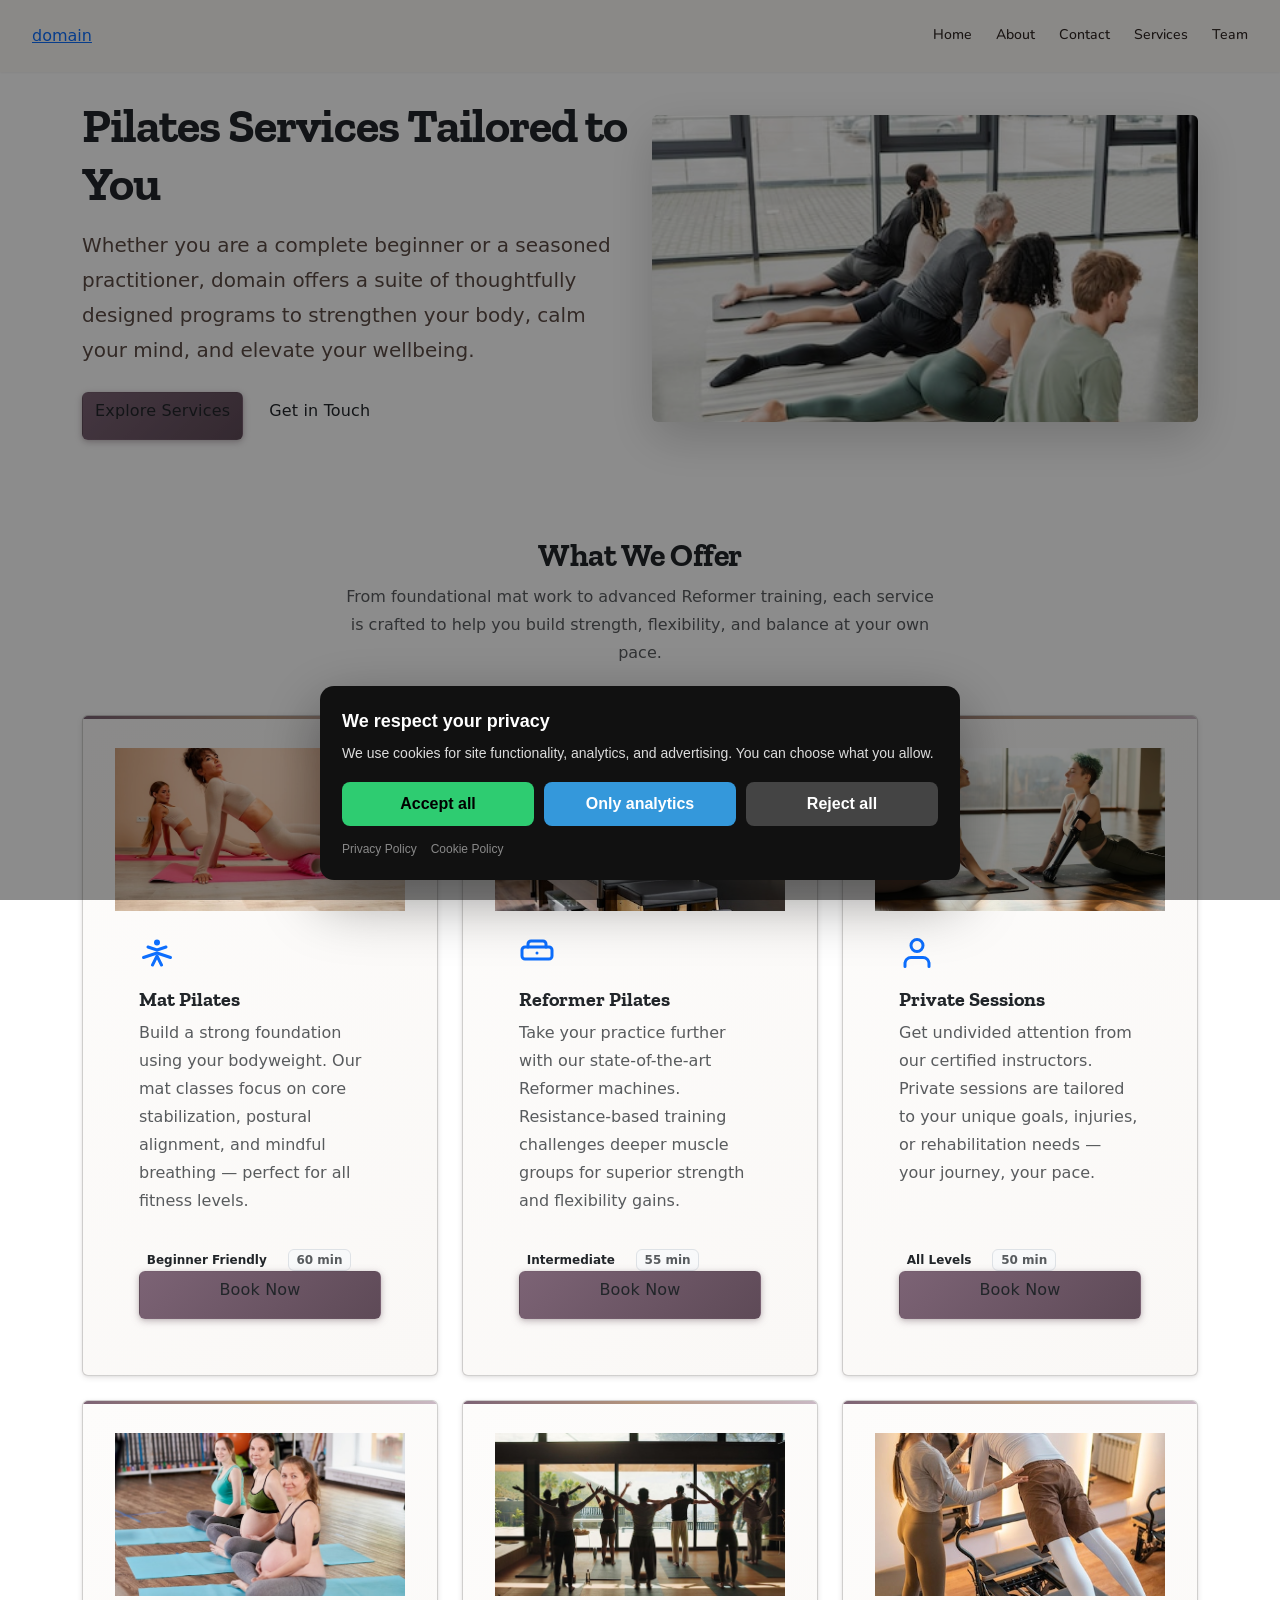
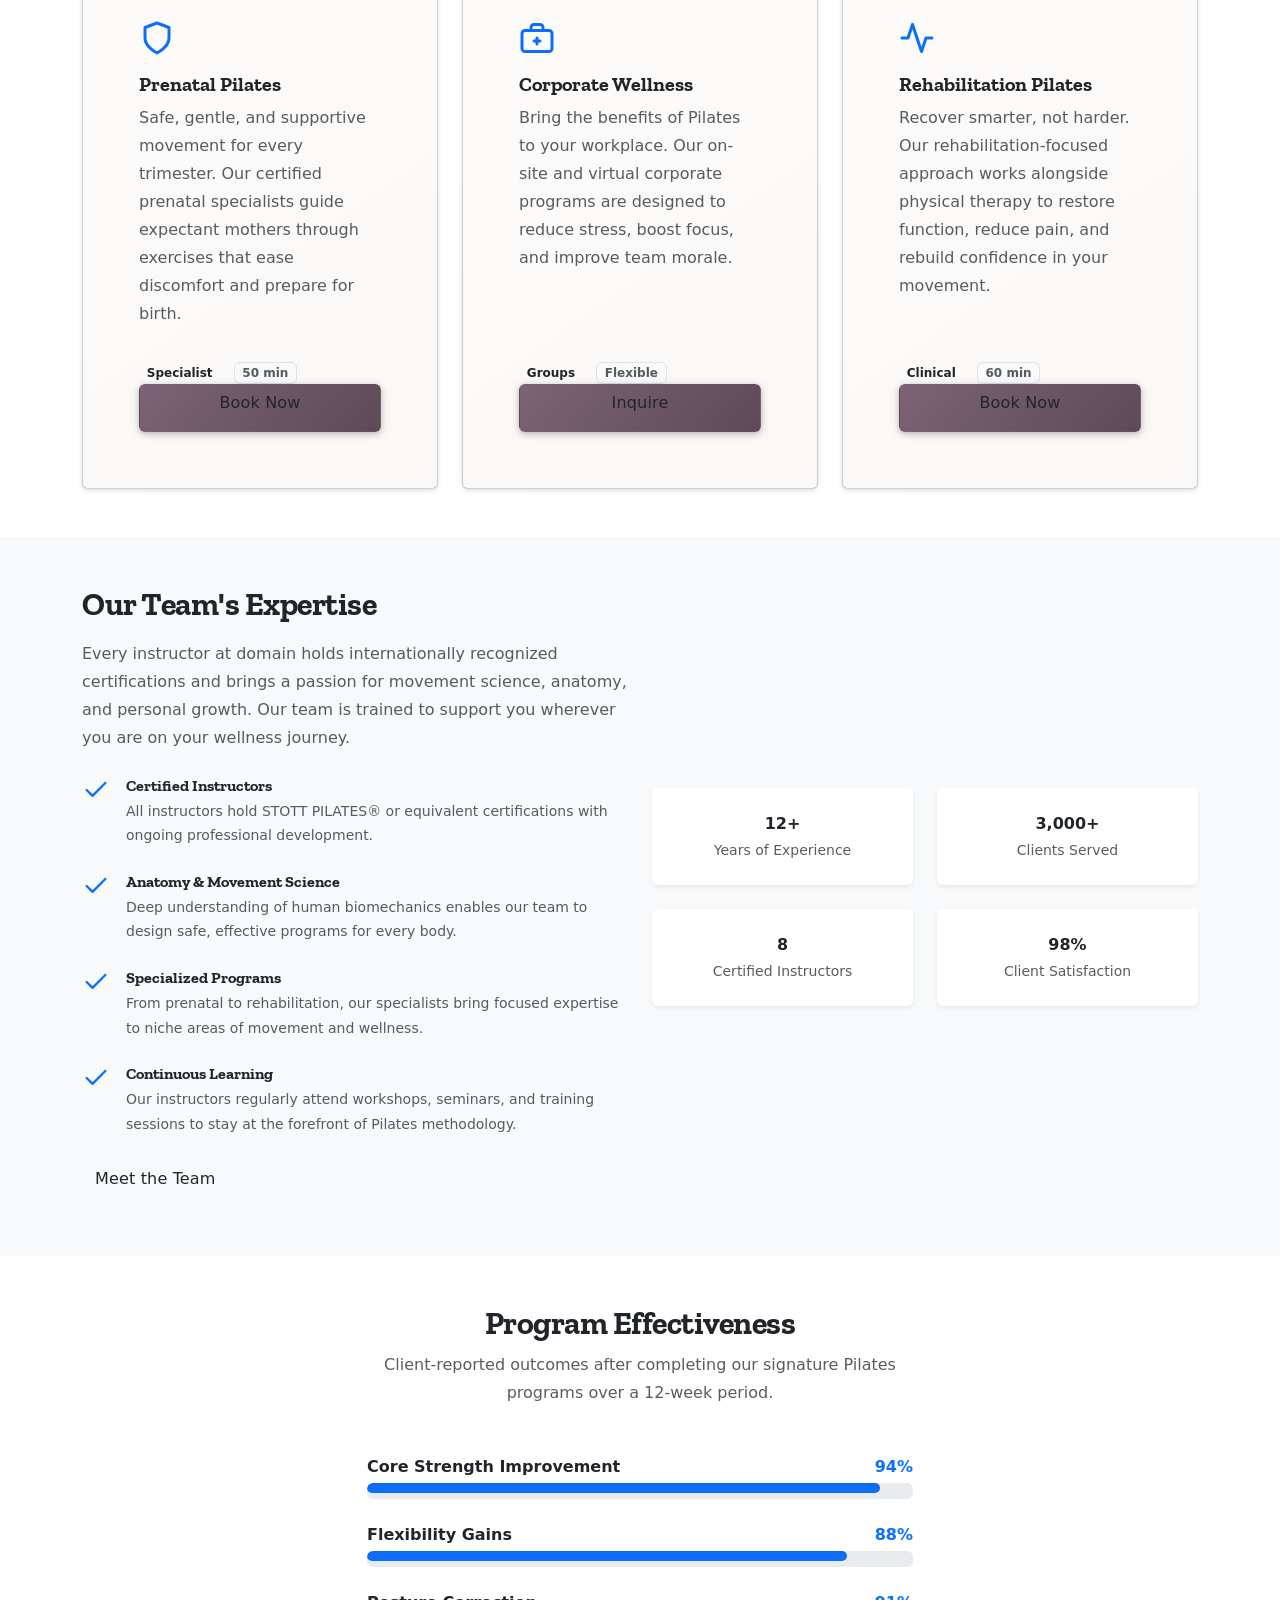
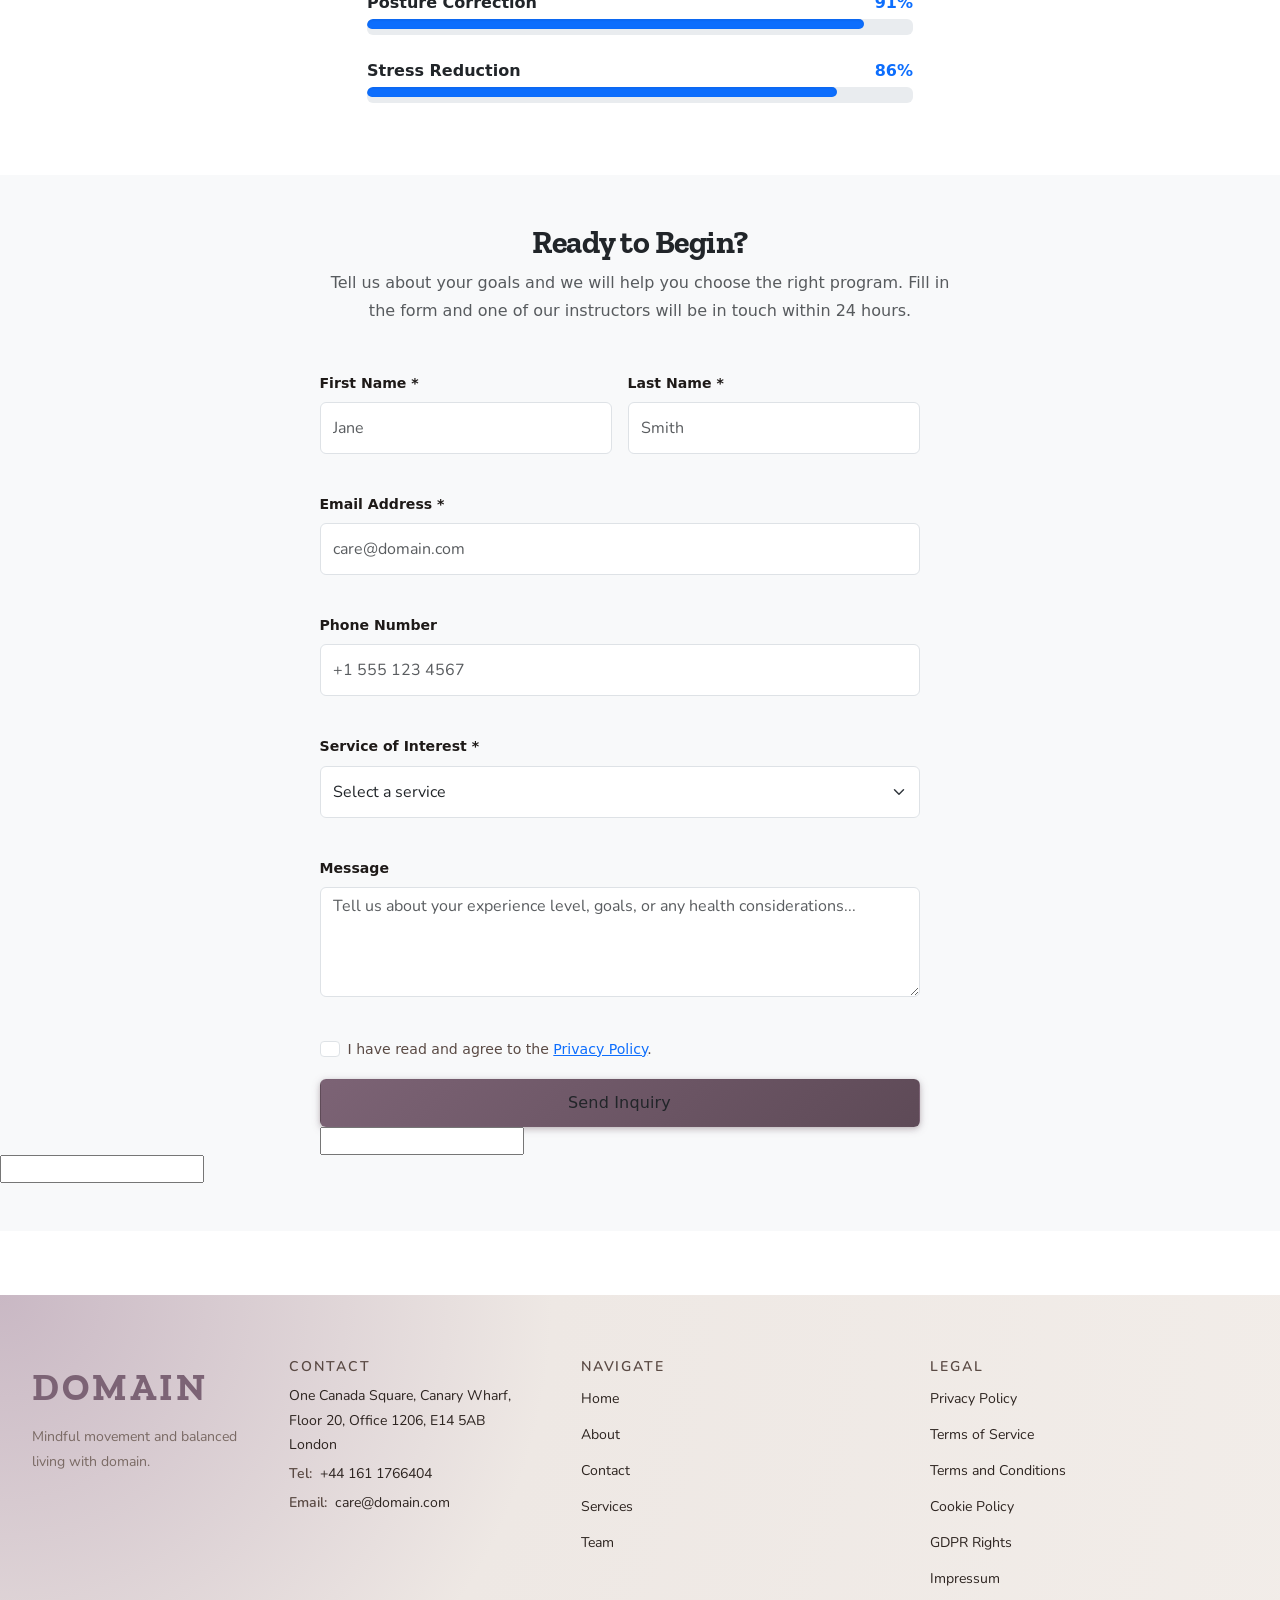
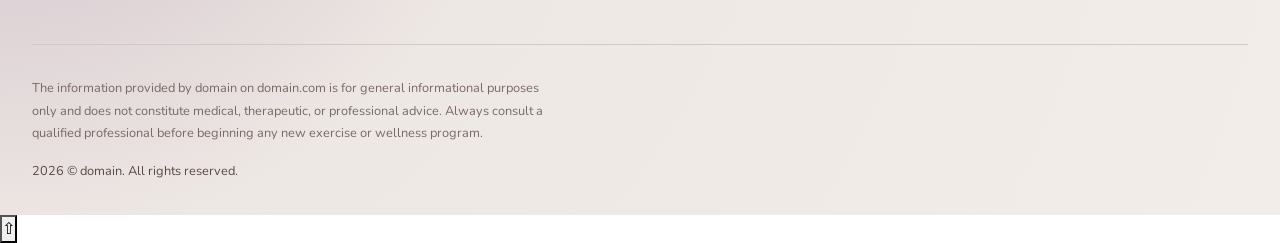
<file: services.html>
<!DOCTYPE html><html lang="en"><head>
<script type="application/ld+json">
{
  "@context": "https://schema.org",
  "@graph": [
    {
      "@type": "Organization",
      "@id": "https://domain.com/#org",
      "name": "domain",
      "url": "https://domain.com",
      "email": "care@domain.com",
      "telephone": "+44 161 1766404",
      "address": {
        "@type": "PostalAddress",
        "streetAddress": "One Canada Square, Canary Wharf, Floor 20, Office 1206, E14 5AB London"
      },
      "contactPoint": {
        "@type": "ContactPoint",
        "contactType": "customer support",
        "email": "care@domain.com",
        "telephone": "+44 161 1766404"
      }
    },
    {
      "@type": "WebSite",
      "@id": "https://domain.com/#website",
      "url": "https://domain.com",
      "name": "domain",
      "publisher": {
        "@id": "https://domain.com/#org"
      }
    },
    {
      "@type": "WebPage",
      "@id": "https://domain.com/services.html#webpage",
      "url": "https://domain.com/services.html",
      "name": "Our Services | domain",
      "isPartOf": {
        "@id": "https://domain.com/#website"
      },
      "about": {
        "@id": "https://domain.com/#org"
      },
      "inLanguage": "en",
      "description": "Explore domain",
      "mainEntity": {
        "@type": "Service",
        "name": "Our Services | domain",
        "provider": {
          "@id": "https://domain.com/#org"
        }
      }
    },
    {
      "@type": "BreadcrumbList",
      "@id": "https://domain.com/services.html#breadcrumbs",
      "itemListElement": [
        {
          "@type": "ListItem",
          "position": 1,
          "name": "Home",
          "item": "https://domain.com"
        },
        {
          "@type": "ListItem",
          "position": 2,
          "name": "Services.Html",
          "item": "https://domain.com/services.html"
        }
      ]
    }
  ]
}
</script>
  <meta charset="UTF-8">
  <meta name="viewport" content="width=device-width, initial-scale=1.0">
  <title>Our Services | domain</title>
  <meta name="description" content="Explore domain's comprehensive Pilates services — from mat classes and reformer sessions to private coaching and corporate wellness programs.">
  <meta property="og:title" content="Our Services | domain">
  <meta property="og:description" content="Discover our full range of Pilates services designed for every level. Mat, Reformer, Private Sessions, and more.">
  <meta property="og:type" content="website">
  <meta property="og:url" content="https://domain.com/services.html">
  <meta property="og:image" content="https://images.unsplash.com/photo-1571019613454-1cb2f99b2d8b?w=1200&amp;h=630&amp;fit=crop">
  <link rel="canonical" href="https://domain.com/services.html">
  <link rel="stylesheet" href="style.css">
  <link rel="icon" type="image/png" href="/favicon.png">
  <link rel="apple-touch-icon" href="/apple-touch-icon.png">
   <link rel="stylesheet" href="https://cdn.jsdelivr.net/npm/bootstrap@5.3.3/dist/css/bootstrap.min.css" integrity="sha384-QWTKZyjpPEjISv5WaRU9OFeRpok6YctnYmDr5pNlyT2bRjXh0JMhjY6hW+ALEwIH" crossorigin="anonymous">
  <link rel="stylesheet" href="https://unpkg.com/aos@2.3.4/dist/aos.css">
<link rel="stylesheet" href="./header-footer.css">
<link rel="stylesheet" href="./consent.css">
<script src="./consent.js"></script>
</head>
 <body>
<header class="dr-header" data-dr-variant="v1">
  <div class="dr-header-inner">
    <a class="dr-logo" href="./index.html" aria-label="domain">domain</a>

    <nav class="dr-nav" aria-label="Primary navigation">
      <ul class="dr-nav-list">
        <li class="dr-nav-item"><a class="dr-nav-link" href="./index.html">Home</a></li><li class="dr-nav-item"><a class="dr-nav-link" href="./about.html">About</a></li><li class="dr-nav-item"><a class="dr-nav-link" href="./contact.html">Contact</a></li><li class="dr-nav-item"><a class="dr-nav-link" href="./services.html">Services</a></li><li class="dr-nav-item"><a class="dr-nav-link" href="./team.html">Team</a></li>
      </ul>
    </nav>

    <button class="dr-burger" type="button" aria-label="Toggle menu" aria-expanded="false" aria-controls="dr-mobile-menu">
      <span></span><span></span><span></span>
    </button>
  </div>
</header>
<nav class="dr-mobile-menu" id="dr-mobile-menu" aria-label="Mobile navigation">
  <ul class="dr-mobile-nav-list">
    <li class="dr-nav-item"><a class="dr-nav-link" href="./index.html">Home</a></li><li class="dr-nav-item"><a class="dr-nav-link" href="./about.html">About</a></li><li class="dr-nav-item"><a class="dr-nav-link" href="./contact.html">Contact</a></li><li class="dr-nav-item"><a class="dr-nav-link" href="./services.html">Services</a></li><li class="dr-nav-item"><a class="dr-nav-link" href="./team.html">Team</a></li>
  </ul>
</nav>

  <main id="main-content">
   <nav aria-label="breadcrumb" class="bg-light border-bottom">
    <div class="container py-2">
     <ol class="breadcrumb mb-0">
      <li class="breadcrumb-item"><a href="/">Home</a></li>
      <li class="breadcrumb-item active" aria-current="page">Services</li>
     </ol>
    </div>
   </nav>
   <section class="l-section services-hero py-5 py-md-6" aria-labelledby="services-heading">
    <div class="container">
     <div class="row align-items-center gy-4">
      <div class="col-12 col-lg-6" data-aos="fade-right">
       <h1 id="services-heading" class="display-5 fw-bold mb-3">Pilates Services Tailored to You</h1>
       <p class="lead mb-4">Whether you are a complete beginner or a seasoned practitioner, domain offers a suite of thoughtfully designed programs to strengthen your body, calm your mind, and elevate your wellbeing.</p>
       <a href="#service-cards" class="c-button c-button--primary btn me-2">Explore Services</a> <a href="contact.html" class="c-button c-button--secondary btn">Get in Touch</a>
      </div>
      <div class="col-12 col-lg-6" data-aos="fade-left">
       <div class="ratio ratio-16x9 rounded overflow-hidden shadow-lg">
        <img src="img/24417.jpg" alt="Pilates instructor guiding a group class in a sunlit studio, yoga mats, movement" width="900" height="506" loading="lazy" class="img-fluid object-fit-cover">
       </div>
      </div>
     </div>
    </div>
   </section>
   <section id="service-cards" class="l-section py-4 py-md-5" aria-labelledby="services-list-heading">
    <div class="container">
     <div class="text-center mb-5" data-aos="fade-up">
      <h2 id="services-list-heading" class="fw-bold mb-2">What We Offer</h2>
      <p class="text-muted mx-auto" style="max-width:600px;">From foundational mat work to advanced Reformer training, each service is crafted to help you build strength, flexibility, and balance at your own pace.</p>
     </div>
     <div class="row g-4">
      <div class="col-12 col-md-6 col-lg-4" data-aos="fade-up" data-aos-delay="0">
       <article class="c-card card h-100 d-flex flex-column" aria-labelledby="svc-mat-title">
        <div class="ratio ratio-16x9">
         <img src="img/3885.jpg" alt="Women practicing mat Pilates exercises on colorful yoga mats in a studio" width="600" height="338" loading="lazy" class="img-fluid object-fit-cover">
        </div>
        <div class="card-body d-flex flex-column p-4">
         <div class="service-icon mb-3" aria-hidden="true">
          <svg xmlns="http://www.w3.org/2000/svg" width="36" height="36" viewBox="0 0 24 24" fill="none" stroke="currentColor" stroke-width="2" stroke-linecap="round" stroke-linejoin="round" class="text-primary">
           <circle cx="12" cy="5" r="1"></circle> <path d="M9 20l3-6 3 6"></path> <path d="M6 8l6 2 6-2"></path> <path d="M3 15l9-3 9 3"></path>
          </svg>
         </div>
         <h3 id="svc-mat-title" class="card-title h5 fw-bold">Mat Pilates</h3>
         <p class="card-text text-muted flex-grow-1">Build a strong foundation using your bodyweight. Our mat classes focus on core stabilization, postural alignment, and mindful breathing — perfect for all fitness levels.</p>
         <div class="mt-3">
          <span class="badge bg-accent text-dark me-2">Beginner Friendly</span> <span class="badge bg-light text-muted border">60 min</span>
         </div>
         <a href="contact.html" class="c-button c-button--primary btn mt-auto mt-3">Book Now</a>
        </div>
       </article>
      </div>
      <div class="col-12 col-md-6 col-lg-4" data-aos="fade-up" data-aos-delay="100">
       <article class="c-card card h-100 d-flex flex-column" aria-labelledby="svc-reformer-title">
        <div class="ratio ratio-16x9">
         <img src="img/3035.jpg" alt="Pilates reformer machine in a modern studio with natural light, fitness equipment" width="600" height="338" loading="lazy" class="img-fluid object-fit-cover">
        </div>
        <div class="card-body d-flex flex-column p-4">
         <div class="service-icon mb-3" aria-hidden="true">
          <svg xmlns="http://www.w3.org/2000/svg" width="36" height="36" viewBox="0 0 24 24" fill="none" stroke="currentColor" stroke-width="2" stroke-linecap="round" stroke-linejoin="round" class="text-primary">
           <rect x="2" y="8" width="20" height="8" rx="2"></rect> <path d="M6 8V6a2 2 0 0 1 2-2h8a2 2 0 0 1 2 2v2"></path> <line x1="12" y1="12" x2="12" y2="12"></line>
          </svg>
         </div>
         <h3 id="svc-reformer-title" class="card-title h5 fw-bold">Reformer Pilates</h3>
         <p class="card-text text-muted flex-grow-1">Take your practice further with our state-of-the-art Reformer machines. Resistance-based training challenges deeper muscle groups for superior strength and flexibility gains.</p>
         <div class="mt-3">
          <span class="badge bg-accent text-dark me-2">Intermediate</span> <span class="badge bg-light text-muted border">55 min</span>
         </div>
         <a href="contact.html" class="c-button c-button--primary btn mt-auto mt-3">Book Now</a>
        </div>
       </article>
      </div>
      <div class="col-12 col-md-6 col-lg-4" data-aos="fade-up" data-aos-delay="200">
       <article class="c-card card h-100 d-flex flex-column" aria-labelledby="svc-private-title">
        <div class="ratio ratio-16x9">
         <img src="img/16054.jpg" alt="One-on-one Pilates private coaching session with certified instructor and client" width="600" height="338" loading="lazy" class="img-fluid object-fit-cover">
        </div>
        <div class="card-body d-flex flex-column p-4">
         <div class="service-icon mb-3" aria-hidden="true">
          <svg xmlns="http://www.w3.org/2000/svg" width="36" height="36" viewBox="0 0 24 24" fill="none" stroke="currentColor" stroke-width="2" stroke-linecap="round" stroke-linejoin="round" class="text-primary">
           <path d="M20 21v-2a4 4 0 0 0-4-4H8a4 4 0 0 0-4 4v2"></path> <circle cx="12" cy="7" r="4"></circle>
          </svg>
         </div>
         <h3 id="svc-private-title" class="card-title h5 fw-bold">Private Sessions</h3>
         <p class="card-text text-muted flex-grow-1">Get undivided attention from our certified instructors. Private sessions are tailored to your unique goals, injuries, or rehabilitation needs — your journey, your pace.</p>
         <div class="mt-3">
          <span class="badge bg-accent text-dark me-2">All Levels</span> <span class="badge bg-light text-muted border">50 min</span>
         </div>
         <a href="contact.html" class="c-button c-button--primary btn mt-auto mt-3">Book Now</a>
        </div>
       </article>
      </div>
      <div class="col-12 col-md-6 col-lg-4" data-aos="fade-up" data-aos-delay="0">
       <article class="c-card card h-100 d-flex flex-column" aria-labelledby="svc-prenatal-title">
        <div class="ratio ratio-16x9">
         <img src="img/11842.jpg" alt="Prenatal Pilates class with pregnant women exercising safely on mats, wellness" width="600" height="338" loading="lazy" class="img-fluid object-fit-cover">
        </div>
        <div class="card-body d-flex flex-column p-4">
         <div class="service-icon mb-3" aria-hidden="true">
          <svg xmlns="http://www.w3.org/2000/svg" width="36" height="36" viewBox="0 0 24 24" fill="none" stroke="currentColor" stroke-width="2" stroke-linecap="round" stroke-linejoin="round" class="text-primary">
           <path d="M12 22s8-4 8-10V5l-8-3-8 3v7c0 6 8 10 8 10z"></path>
          </svg>
         </div>
         <h3 id="svc-prenatal-title" class="card-title h5 fw-bold">Prenatal Pilates</h3>
         <p class="card-text text-muted flex-grow-1">Safe, gentle, and supportive movement for every trimester. Our certified prenatal specialists guide expectant mothers through exercises that ease discomfort and prepare for birth.</p>
         <div class="mt-3">
          <span class="badge bg-accent text-dark me-2">Specialist</span> <span class="badge bg-light text-muted border">50 min</span>
         </div>
         <a href="contact.html" class="c-button c-button--primary btn mt-auto mt-3">Book Now</a>
        </div>
       </article>
      </div>
      <div class="col-12 col-md-6 col-lg-4" data-aos="fade-up" data-aos-delay="100">
       <article class="c-card card h-100 d-flex flex-column" aria-labelledby="svc-corporate-title">
        <div class="ratio ratio-16x9">
         <img src="img/548911.jpg" alt="Corporate wellness Pilates session in modern office space, employees stretching together" width="600" height="338" loading="lazy" class="img-fluid object-fit-cover">
        </div>
        <div class="card-body d-flex flex-column p-4">
         <div class="service-icon mb-3" aria-hidden="true">
          <svg xmlns="http://www.w3.org/2000/svg" width="36" height="36" viewBox="0 0 24 24" fill="none" stroke="currentColor" stroke-width="2" stroke-linecap="round" stroke-linejoin="round" class="text-primary">
           <rect x="2" y="7" width="20" height="14" rx="2"></rect> <path d="M16 7V5a2 2 0 0 0-2-2h-4a2 2 0 0 0-2 2v2"></path> <line x1="12" y1="12" x2="12" y2="16"></line> <line x1="10" y1="14" x2="14" y2="14"></line>
          </svg>
         </div>
         <h3 id="svc-corporate-title" class="card-title h5 fw-bold">Corporate Wellness</h3>
         <p class="card-text text-muted flex-grow-1">Bring the benefits of Pilates to your workplace. Our on-site and virtual corporate programs are designed to reduce stress, boost focus, and improve team morale.</p>
         <div class="mt-3">
          <span class="badge bg-accent text-dark me-2">Groups</span> <span class="badge bg-light text-muted border">Flexible</span>
         </div>
         <a href="contact.html" class="c-button c-button--primary btn mt-auto mt-3">Inquire</a>
        </div>
       </article>
      </div>
      <div class="col-12 col-md-6 col-lg-4" data-aos="fade-up" data-aos-delay="200">
       <article class="c-card card h-100 d-flex flex-column" aria-labelledby="svc-rehab-title">
        <div class="ratio ratio-16x9">
         <img src="img/4503.jpg" alt="Rehabilitation Pilates therapy session with physiotherapist assisting patient on reformer" width="600" height="338" loading="lazy" class="img-fluid object-fit-cover">
        </div>
        <div class="card-body d-flex flex-column p-4">
         <div class="service-icon mb-3" aria-hidden="true">
          <svg xmlns="http://www.w3.org/2000/svg" width="36" height="36" viewBox="0 0 24 24" fill="none" stroke="currentColor" stroke-width="2" stroke-linecap="round" stroke-linejoin="round" class="text-primary">
           <path d="M22 12h-4l-3 9L9 3l-3 9H2"></path>
          </svg>
         </div>
         <h3 id="svc-rehab-title" class="card-title h5 fw-bold">Rehabilitation Pilates</h3>
         <p class="card-text text-muted flex-grow-1">Recover smarter, not harder. Our rehabilitation-focused approach works alongside physical therapy to restore function, reduce pain, and rebuild confidence in your movement.</p>
         <div class="mt-3">
          <span class="badge bg-accent text-dark me-2">Clinical</span> <span class="badge bg-light text-muted border">60 min</span>
         </div>
         <a href="contact.html" class="c-button c-button--primary btn mt-auto mt-3">Book Now</a>
        </div>
       </article>
      </div>
     </div>
    </div>
   </section>
   <section class="l-section services-expertise py-4 py-md-5 bg-light" aria-labelledby="expertise-heading">
    <div class="container">
     <div class="row align-items-center gy-5">
      <div class="col-12 col-lg-6" data-aos="fade-right">
       <h2 id="expertise-heading" class="fw-bold mb-3">Our Team's Expertise</h2>
       <p class="text-muted mb-4">Every instructor at domain holds internationally recognized certifications and brings a passion for movement science, anatomy, and personal growth. Our team is trained to support you wherever you are on your wellness journey.</p>
       <div class="expertise-list">
        <div class="expertise-item d-flex align-items-start gap-3 mb-4">
         <div class="expertise-icon flex-shrink-0" aria-hidden="true">
          <svg xmlns="http://www.w3.org/2000/svg" width="28" height="28" viewBox="0 0 24 24" fill="none" stroke="currentColor" stroke-width="2" stroke-linecap="round" stroke-linejoin="round" class="text-primary">
           <polyline points="20 6 9 17 4 12"></polyline>
          </svg>
         </div>
         <div>
          <h3 class="h6 fw-bold mb-1">Certified Instructors</h3>
          <p class="text-muted mb-0 small">All instructors hold STOTT PILATES® or equivalent certifications with ongoing professional development.</p>
         </div>
        </div>
        <div class="expertise-item d-flex align-items-start gap-3 mb-4">
         <div class="expertise-icon flex-shrink-0" aria-hidden="true">
          <svg xmlns="http://www.w3.org/2000/svg" width="28" height="28" viewBox="0 0 24 24" fill="none" stroke="currentColor" stroke-width="2" stroke-linecap="round" stroke-linejoin="round" class="text-primary">
           <polyline points="20 6 9 17 4 12"></polyline>
          </svg>
         </div>
         <div>
          <h3 class="h6 fw-bold mb-1">Anatomy &amp; Movement Science</h3>
          <p class="text-muted mb-0 small">Deep understanding of human biomechanics enables our team to design safe, effective programs for every body.</p>
         </div>
        </div>
        <div class="expertise-item d-flex align-items-start gap-3 mb-4">
         <div class="expertise-icon flex-shrink-0" aria-hidden="true">
          <svg xmlns="http://www.w3.org/2000/svg" width="28" height="28" viewBox="0 0 24 24" fill="none" stroke="currentColor" stroke-width="2" stroke-linecap="round" stroke-linejoin="round" class="text-primary">
           <polyline points="20 6 9 17 4 12"></polyline>
          </svg>
         </div>
         <div>
          <h3 class="h6 fw-bold mb-1">Specialized Programs</h3>
          <p class="text-muted mb-0 small">From prenatal to rehabilitation, our specialists bring focused expertise to niche areas of movement and wellness.</p>
         </div>
        </div>
        <div class="expertise-item d-flex align-items-start gap-3 mb-4">
         <div class="expertise-icon flex-shrink-0" aria-hidden="true">
          <svg xmlns="http://www.w3.org/2000/svg" width="28" height="28" viewBox="0 0 24 24" fill="none" stroke="currentColor" stroke-width="2" stroke-linecap="round" stroke-linejoin="round" class="text-primary">
           <polyline points="20 6 9 17 4 12"></polyline>
          </svg>
         </div>
         <div>
          <h3 class="h6 fw-bold mb-1">Continuous Learning</h3>
          <p class="text-muted mb-0 small">Our instructors regularly attend workshops, seminars, and training sessions to stay at the forefront of Pilates methodology.</p>
         </div>
        </div>
       </div>
       <a href="team.html" class="c-button c-button--secondary btn">Meet the Team</a>
      </div>
      <div class="col-12 col-lg-6" data-aos="fade-left">
       <div class="row g-4">
        <div class="col-6">
         <div class="c-stat-card text-center p-4 rounded bg-white shadow-sm h-100">
          <div class="stat-number fw-bold mb-1" aria-label="12 years of experience">12+</div>
          <div class="stat-label text-muted small">Years of Experience</div>
         </div>
        </div>
        <div class="col-6">
         <div class="c-stat-card text-center p-4 rounded bg-white shadow-sm h-100">
          <div class="stat-number fw-bold mb-1" aria-label="Over 3000 clients served">3,000+</div>
          <div class="stat-label text-muted small">Clients Served</div>
         </div>
        </div>
        <div class="col-6">
         <div class="c-stat-card text-center p-4 rounded bg-white shadow-sm h-100">
          <div class="stat-number fw-bold mb-1" aria-label="8 certified instructors">8</div>
          <div class="stat-label text-muted small">Certified Instructors</div>
         </div>
        </div>
        <div class="col-6">
         <div class="c-stat-card text-center p-4 rounded bg-white shadow-sm h-100">
          <div class="stat-number fw-bold mb-1" aria-label="98 percent client satisfaction">98%</div>
          <div class="stat-label text-muted small">Client Satisfaction</div>
         </div>
        </div>
       </div>
      </div>
     </div>
    </div>
   </section>
   <section class="l-section services-progress py-4 py-md-5" aria-labelledby="progress-heading">
    <div class="container">
     <div class="text-center mb-5" data-aos="fade-up">
      <h2 id="progress-heading" class="fw-bold mb-2">Program Effectiveness</h2>
      <p class="text-muted mx-auto" style="max-width:560px;">Client-reported outcomes after completing our signature Pilates programs over a 12-week period.</p>
     </div>
     <div class="row justify-content-center">
      <div class="col-12 col-md-8 col-lg-6">
       <div class="progress-block mb-4" data-aos="fade-up" data-aos-delay="0">
        <div class="d-flex justify-content-between mb-1">
         <span class="fw-semibold">Core Strength Improvement</span> <span class="text-primary fw-bold">94%</span>
        </div>
        <div class="progress" role="progressbar" aria-valuenow="94" aria-valuemin="0" aria-valuemax="100" aria-label="94% core strength improvement">
         <div class="progress-bar c-progress-bar" style="width:94%"></div>
        </div>
       </div>
       <div class="progress-block mb-4" data-aos="fade-up" data-aos-delay="100">
        <div class="d-flex justify-content-between mb-1">
         <span class="fw-semibold">Flexibility Gains</span> <span class="text-primary fw-bold">88%</span>
        </div>
        <div class="progress" role="progressbar" aria-valuenow="88" aria-valuemin="0" aria-valuemax="100" aria-label="88% flexibility gains">
         <div class="progress-bar c-progress-bar" style="width:88%"></div>
        </div>
       </div>
       <div class="progress-block mb-4" data-aos="fade-up" data-aos-delay="200">
        <div class="d-flex justify-content-between mb-1">
         <span class="fw-semibold">Posture Correction</span> <span class="text-primary fw-bold">91%</span>
        </div>
        <div class="progress" role="progressbar" aria-valuenow="91" aria-valuemin="0" aria-valuemax="100" aria-label="91% posture correction">
         <div class="progress-bar c-progress-bar" style="width:91%"></div>
        </div>
       </div>
       <div class="progress-block mb-4" data-aos="fade-up" data-aos-delay="300">
        <div class="d-flex justify-content-between mb-1">
         <span class="fw-semibold">Stress Reduction</span> <span class="text-primary fw-bold">86%</span>
        </div>
        <div class="progress" role="progressbar" aria-valuenow="86" aria-valuemin="0" aria-valuemax="100" aria-label="86% stress reduction">
         <div class="progress-bar c-progress-bar" style="width:86%"></div>
        </div>
       </div>
      </div>
     </div>
    </div>
   </section>
   <section class="l-section services-contact py-4 py-md-5 bg-light" id="contact-form" aria-labelledby="contact-form-heading">
    <div class="container">
     <div class="row justify-content-center">
      <div class="col-12 col-md-10 col-lg-7">
       <div class="text-center mb-5" data-aos="fade-up">
        <h2 id="contact-form-heading" class="fw-bold mb-2">Ready to Begin?</h2>
        <p class="text-muted">Tell us about your goals and we will help you choose the right program. Fill in the form and one of our instructors will be in touch within 24 hours.</p>
       </div>
       <form id="servicesContactForm" class="c-form" action="thank_you.html" method="POST" novalidate="" aria-label="Service inquiry form" data-aos="fade-up" data-aos-delay="100">
        <div class="row g-3">
         <div class="col-12 col-sm-6">
          <div class="c-form__group">
           <label class="c-form__label" for="svc-first-name">First Name <span aria-hidden="true">*</span></label> <input type="text" class="c-form__input form-control" id="svc-first-name" name="first_name" autocomplete="given-name" required="" aria-required="true" placeholder="Jane">
           <div class="c-form__error invalid-feedback" id="svc-first-name-error">Please enter your first name.</div>
          </div>
         </div>
         <div class="col-12 col-sm-6">
          <div class="c-form__group">
           <label class="c-form__label" for="svc-last-name">Last Name <span aria-hidden="true">*</span></label> <input type="text" class="c-form__input form-control" id="svc-last-name" name="last_name" autocomplete="family-name" required="" aria-required="true" placeholder="Smith">
           <div class="c-form__error invalid-feedback" id="svc-last-name-error">Please enter your last name.</div>
          </div>
         </div>
         <div class="col-12">
          <div class="c-form__group">
           <label class="c-form__label" for="svc-email">Email Address <span aria-hidden="true">*</span></label> <input type="email" class="c-form__input form-control" id="svc-email" name="email" autocomplete="email" required="" aria-required="true" placeholder="care@domain.com">
           <div class="c-form__error invalid-feedback" id="svc-email-error">Please enter a valid email address.</div>
          </div>
         </div>
         <div class="col-12">
          <div class="c-form__group">
           <label class="c-form__label" for="svc-phone">Phone Number</label> <input type="tel" class="c-form__input form-control" id="svc-phone" name="phone" autocomplete="tel" placeholder="+1 555 123 4567">
           <div class="c-form__error invalid-feedback" id="svc-phone-error">Please enter a valid phone number.</div>
          </div>
         </div>
         <div class="col-12">
          <div class="c-form__group">
           <label class="c-form__label" for="svc-service">Service of Interest <span aria-hidden="true">*</span></label> <select class="c-form__input form-select" id="svc-service" name="service" required="" aria-required="true"> <option value="" disabled="" selected="">Select a service</option> <option value="mat">Mat Pilates</option> <option value="reformer">Reformer Pilates</option> <option value="private">Private Sessions</option> <option value="prenatal">Prenatal Pilates</option> <option value="corporate">Corporate Wellness</option> <option value="rehab">Rehabilitation Pilates</option> </select>
           <div class="c-form__error invalid-feedback" id="svc-service-error">Please select a service.</div>
          </div>
         </div>
         <div class="col-12">
          <div class="c-form__group">
           <label class="c-form__label" for="svc-message">Message</label> <textarea class="c-form__textarea form-control" id="svc-message" name="message" rows="4" placeholder="Tell us about your experience level, goals, or any health considerations..."></textarea>
          </div>
         </div>
         <div class="col-12">
          <div class="c-form__group form-check d-flex align-items-start gap-2">
           <input type="checkbox" class="form-check-input mt-1 flex-shrink-0" id="svc-privacy" name="privacy" required="" aria-required="true"> <label class="form-check-label c-form__label mb-0 fw-normal" for="svc-privacy"> I have read and agree to the <a href="privacy.html" class="text-primary">Privacy Policy</a>. </label>
           <div class="c-form__error invalid-feedback" id="svc-privacy-error">You must agree to the Privacy Policy before submitting the form.</div>
          </div>
         </div>
         <div class="col-12">
          <button type="submit" class="c-button c-button--primary btn w-100">Send Inquiry</button>
         </div>
        </div>
       </form>
      </div>
     </div>
    </div>
   </section>
  </main>
  <footer class="dr-footer" aria-label="Site footer">
  <div class="dr-footer-inner">
    <div class="dr-footer-top">
      <div class="dr-footer-brand-contact">
        <div class="dr-footer-brand">
          <div class="dr-footer-logo" aria-label="domain">domain</div>
          <p class="dr-footer-tagline">Mindful movement and balanced living with domain.</p>
        </div>
        <div class="dr-footer-contact" aria-label="Contact details">
          <h2 class="dr-footer-heading">Contact</h2>
          <p class="dr-footer-contact-item dr-footer-contact-address">One Canada Square, Canary Wharf, Floor 20, Office 1206, E14 5AB London</p>
          <p class="dr-footer-contact-item dr-footer-contact-phone"><span>Tel:</span> <a href="tel:+44 161 1766404">+44 161 1766404</a></p>
          <p class="dr-footer-contact-item dr-footer-contact-email"><span>Email:</span> <a href="mailto:care@domain.com">care@domain.com</a></p>
        </div>
      </div>
      <div class="dr-footer-links">
        <nav class="dr-footer-nav" aria-label="Footer navigation">
          <h2 class="dr-footer-heading">Navigate</h2>
          <ul class="dr-footer-nav-list">
            <li class="dr-footer-nav-item"><a href="./index.html">Home</a></li>
            <li class="dr-footer-nav-item"><a href="./about.html">About</a></li>
            <li class="dr-footer-nav-item"><a href="./contact.html">Contact</a></li>
            <li class="dr-footer-nav-item"><a href="./services.html">Services</a></li>
            <li class="dr-footer-nav-item"><a href="./team.html">Team</a></li>
          </ul>
        </nav>
        <nav class="dr-footer-legal" aria-label="Legal links">
          <h2 class="dr-footer-heading">Legal</h2>
          <ul class="dr-footer-legal-list">
            <li class="dr-footer-legal-item"><a href="./privacy.html">Privacy Policy</a></li>
            <li class="dr-footer-legal-item"><a href="./terms_of_services.html">Terms of Service</a></li>
            <li class="dr-footer-legal-item"><a href="./terms_and_conditions.html">Terms and Conditions</a></li>
            <li class="dr-footer-legal-item"><a href="./cookie_policy.html">Cookie Policy</a></li>
            <li class="dr-footer-legal-item"><a href="./gdpr-rights.html">GDPR Rights</a></li>
            <li class="dr-footer-legal-item"><a href="./impressum.html">Impressum</a></li>
          </ul>
        </nav>
      </div>
    </div>
    <div class="dr-footer-bottom">
      <p class="dr-footer-disclaimer">The information provided by domain on domain.com is for general informational purposes only and does not constitute medical, therapeutic, or professional advice. Always consult a qualified professional before beginning any new exercise or wellness program.</p>
      <div class="dr-footer-meta-row">
        <p class="dr-footer-meta"><span class="dr-year"></span> © domain. All rights reserved.</p>
      </div>
    </div>
  </div>
</footer>
  
 
  
  

<script src="script.js" defer=""></script>
<script src="https://unpkg.com/aos@2.3.4/dist/aos.js"></script>
<script>
if (typeof AOS !== "undefined" && !window.__AOS_INITIALIZED__) {
  AOS.init({ once: true, duration: 700, easing: "ease-out-cubic" });
  window.__AOS_INITIALIZED__ = true;
}
</script>
<script src="./header-footer.js"></script>
</body></html>
</file>
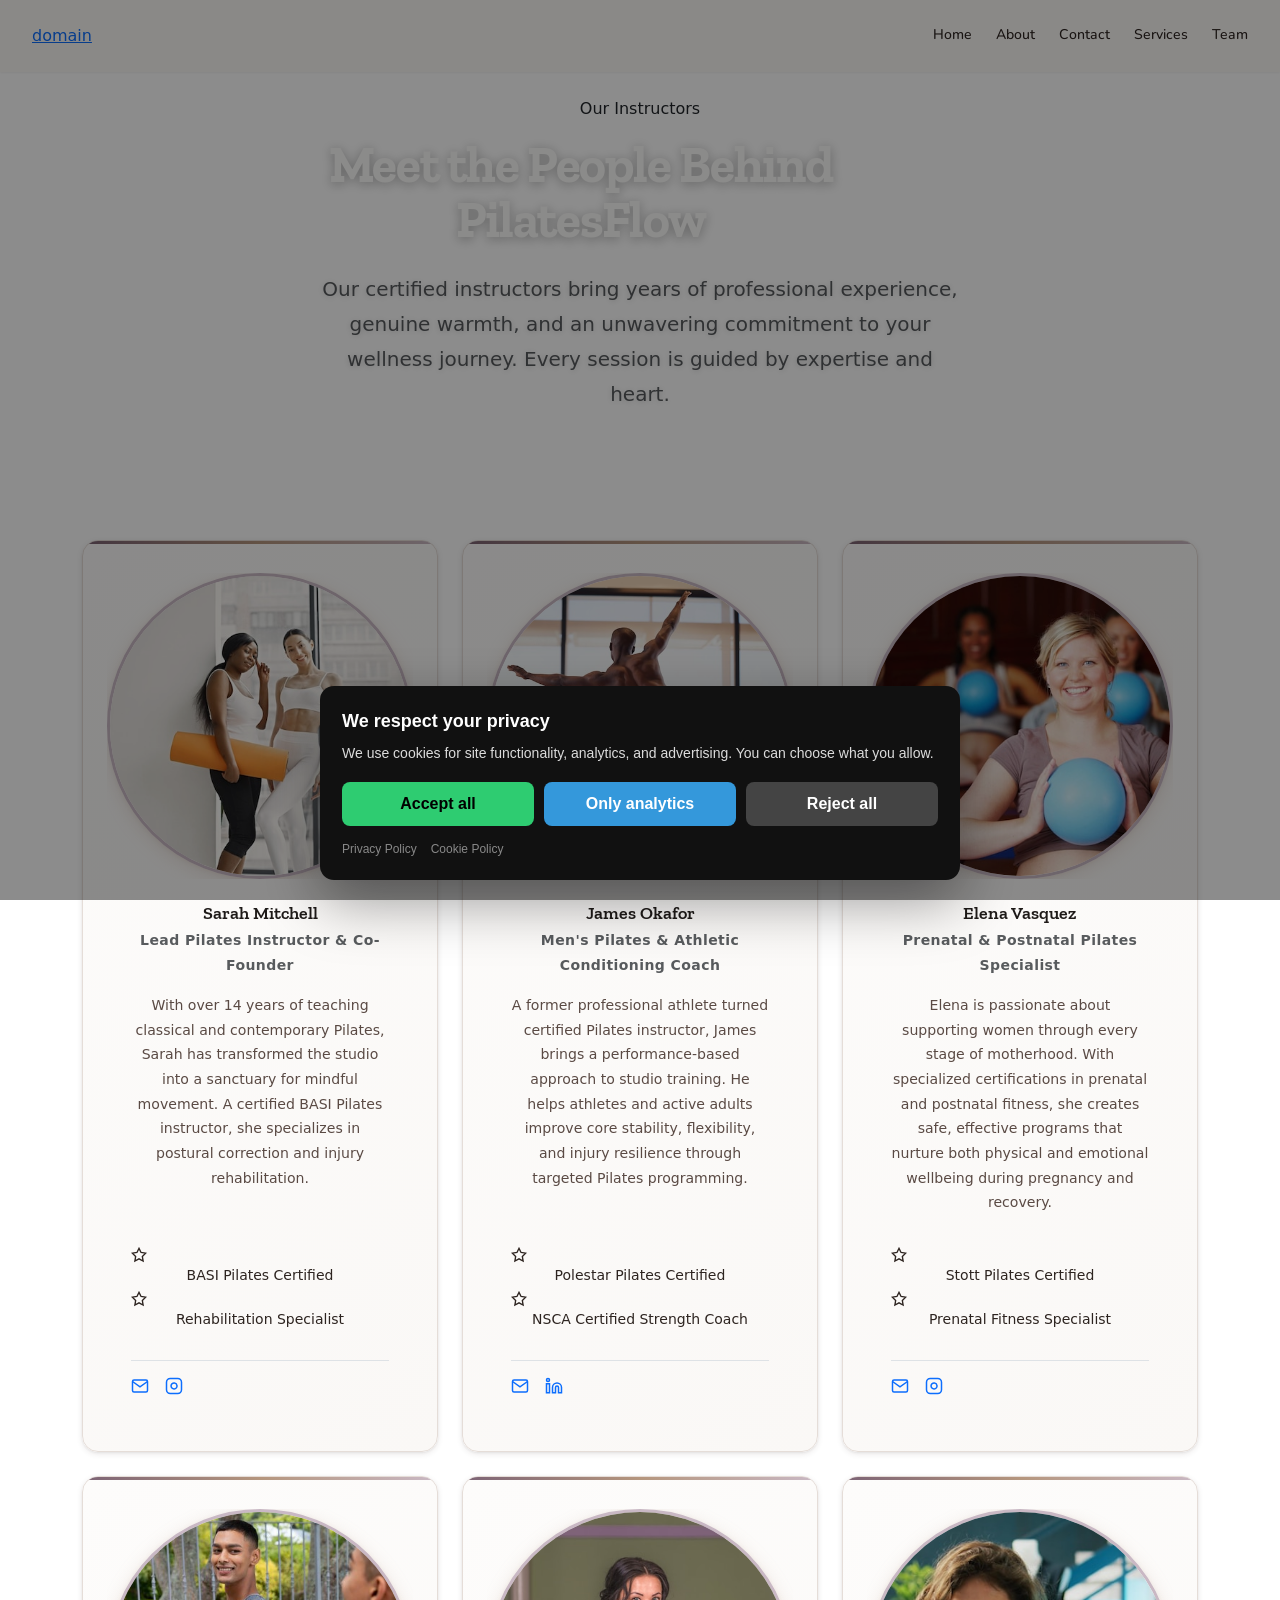
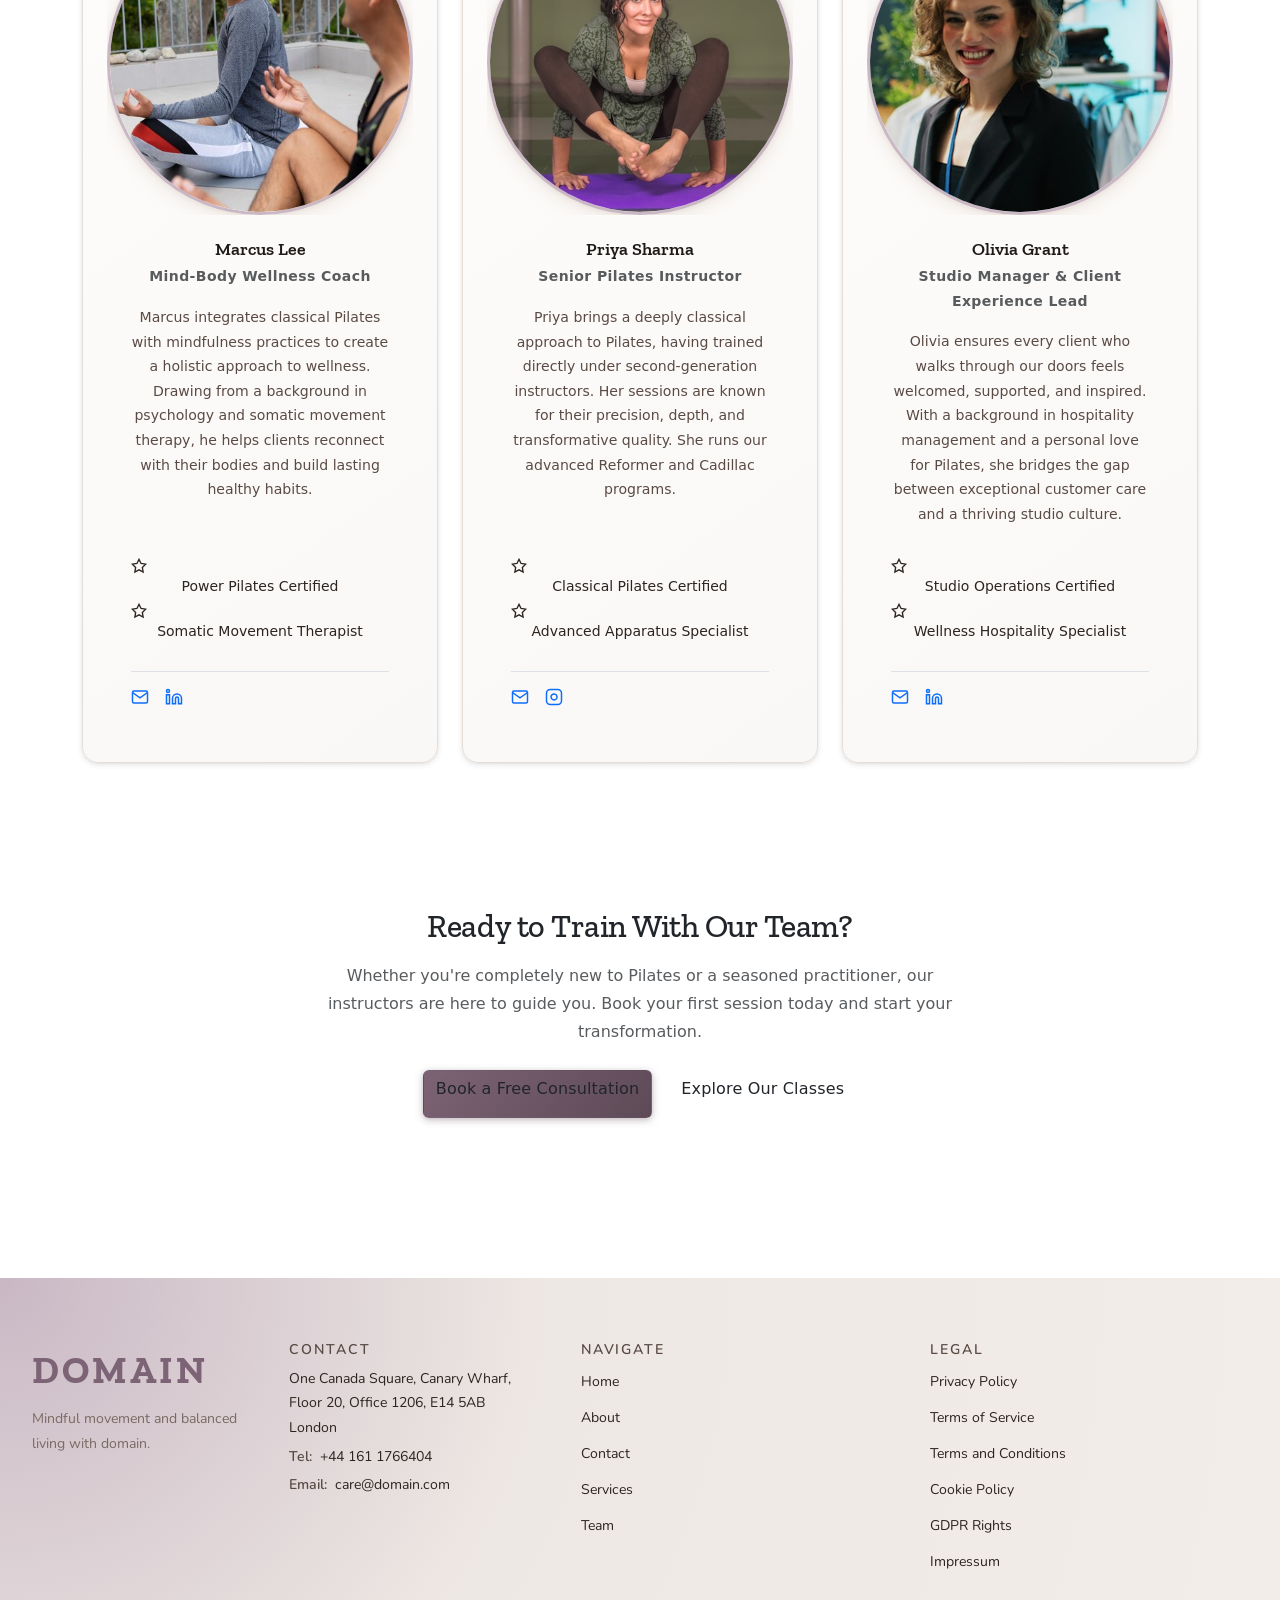
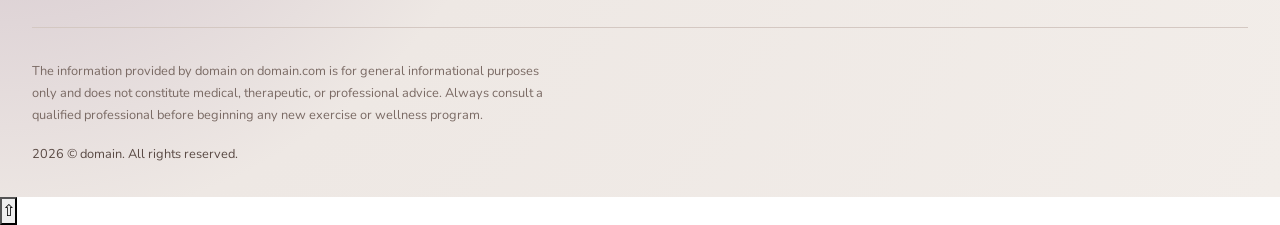
<file: team.html>
<!DOCTYPE html><html lang="en"><head>
<script type="application/ld+json">
{
  "@context": "https://schema.org",
  "@graph": [
    {
      "@type": "Organization",
      "@id": "https://domain.com/#org",
      "name": "domain",
      "url": "https://domain.com",
      "email": "care@domain.com",
      "telephone": "+44 161 1766404",
      "address": {
        "@type": "PostalAddress",
        "streetAddress": "One Canada Square, Canary Wharf, Floor 20, Office 1206, E14 5AB London"
      },
      "contactPoint": {
        "@type": "ContactPoint",
        "contactType": "customer support",
        "email": "care@domain.com",
        "telephone": "+44 161 1766404"
      }
    },
    {
      "@type": "WebSite",
      "@id": "https://domain.com/#website",
      "url": "https://domain.com",
      "name": "domain",
      "publisher": {
        "@id": "https://domain.com/#org"
      }
    },
    {
      "@type": "WebPage",
      "@id": "https://domain.com/team.html#webpage",
      "url": "https://domain.com/team.html",
      "name": "Our Team | domain",
      "isPartOf": {
        "@id": "https://domain.com/#website"
      },
      "about": {
        "@id": "https://domain.com/#org"
      },
      "inLanguage": "en",
      "description": "Meet the dedicated Pilates instructors and wellness professionals behind domain. Discover their expertise, certifications, and passion for movement."
    },
    {
      "@type": "BreadcrumbList",
      "@id": "https://domain.com/team.html#breadcrumbs",
      "itemListElement": [
        {
          "@type": "ListItem",
          "position": 1,
          "name": "Home",
          "item": "https://domain.com"
        },
        {
          "@type": "ListItem",
          "position": 2,
          "name": "Team.Html",
          "item": "https://domain.com/team.html"
        }
      ]
    }
  ]
}
</script>
  <meta charset="UTF-8">
  <meta name="viewport" content="width=device-width, initial-scale=1.0">
  <title>Our Team | domain</title>
  <meta name="description" content="Meet the dedicated Pilates instructors and wellness professionals behind domain. Discover their expertise, certifications, and passion for movement.">
  <meta name="robots" content="index, follow">
  <link rel="canonical" href="https://domain.com/team.html">
  <meta property="og:type" content="website">
  <meta property="og:title" content="Our Team | domain">
  <meta property="og:description" content="Meet the dedicated Pilates instructors and wellness professionals behind domain.">
  <meta property="og:url" content="https://domain.com/team.html">
  <meta property="og:site_name" content="domain">
  <meta property="og:image" content="https://images.unsplash.com/photo-1571019613454-1cb2f99b2d8b?w=1200&amp;h=630&amp;fit=crop">
  <link rel="stylesheet" href="style.css">
  <link rel="icon" type="image/png" href="/favicon.png">
  <link rel="apple-touch-icon" href="/apple-touch-icon.png">
   <link rel="stylesheet" href="https://cdn.jsdelivr.net/npm/bootstrap@5.3.3/dist/css/bootstrap.min.css" integrity="sha384-QWTKZyjpPEjISv5WaRU9OFeRpok6YctnYmDr5pNlyT2bRjXh0JMhjY6hW+ALEwIH" crossorigin="anonymous">
  <link rel="stylesheet" href="https://unpkg.com/aos@2.3.4/dist/aos.css">
<link rel="stylesheet" href="./header-footer.css">
<link rel="stylesheet" href="./consent.css">
<script src="./consent.js"></script>
</head>
 <body>
<header class="dr-header" data-dr-variant="v1">
  <div class="dr-header-inner">
    <a class="dr-logo" href="./index.html" aria-label="domain">domain</a>

    <nav class="dr-nav" aria-label="Primary navigation">
      <ul class="dr-nav-list">
        <li class="dr-nav-item"><a class="dr-nav-link" href="./index.html">Home</a></li><li class="dr-nav-item"><a class="dr-nav-link" href="./about.html">About</a></li><li class="dr-nav-item"><a class="dr-nav-link" href="./contact.html">Contact</a></li><li class="dr-nav-item"><a class="dr-nav-link" href="./services.html">Services</a></li><li class="dr-nav-item"><a class="dr-nav-link" href="./team.html">Team</a></li>
      </ul>
    </nav>

    <button class="dr-burger" type="button" aria-label="Toggle menu" aria-expanded="false" aria-controls="dr-mobile-menu">
      <span></span><span></span><span></span>
    </button>
  </div>
</header>
<nav class="dr-mobile-menu" id="dr-mobile-menu" aria-label="Mobile navigation">
  <ul class="dr-mobile-nav-list">
    <li class="dr-nav-item"><a class="dr-nav-link" href="./index.html">Home</a></li><li class="dr-nav-item"><a class="dr-nav-link" href="./about.html">About</a></li><li class="dr-nav-item"><a class="dr-nav-link" href="./contact.html">Contact</a></li><li class="dr-nav-item"><a class="dr-nav-link" href="./services.html">Services</a></li><li class="dr-nav-item"><a class="dr-nav-link" href="./team.html">Team</a></li>
  </ul>
</nav>

  <main id="main-content" role="main">
   <nav aria-label="breadcrumb" class="bg-light border-bottom py-2">
    <div class="container">
     <ol class="breadcrumb mb-0 small">
      <li class="breadcrumb-item"><a href="/">Home</a></li>
      <li class="breadcrumb-item active" aria-current="page">Team</li>
     </ol>
    </div>
   </nav>
   <section class="l-section c-team-hero py-5 py-md-6" aria-labelledby="team-heading">
    <div class="container">
     <div class="row justify-content-center text-center">
      <div class="col-12 col-md-8 col-lg-7" data-aos="fade-up">
       <span class="c-section-tag d-inline-block mb-3">Our Instructors</span>
       <h1 id="team-heading" class="c-hero__title mb-4">Meet the People Behind PilatesFlow</h1>
       <p class="c-hero__subtitle lead text-muted">Our certified instructors bring years of professional experience, genuine warmth, and an unwavering commitment to your wellness journey. Every session is guided by expertise and heart.</p>
      </div>
     </div>
    </div>
   </section>
   <section class="l-section c-bios py-4 py-md-5" id="bios" aria-labelledby="bios-heading">
    <div class="container">
     <h2 id="bios-heading" class="visually-hidden">Team Members</h2>
     <div class="row g-4">
      <div class="col-12 col-sm-6 col-lg-4" data-aos="fade-up" data-aos-delay="0">
       <article class="c-card c-team-card h-100 d-flex flex-column" aria-labelledby="member-1-name">
        <div class="ratio ratio-1x1 c-team-card__avatar-wrap">
         <img src="img/52199.jpg" alt="Sarah Mitchell, Lead Pilates Instructor, wellness, studio" width="600" height="600" class="c-team-card__avatar" loading="lazy">
        </div>
        <div class="c-team-card__body flex-grow-1 d-flex flex-column p-4">
         <div class="c-team-card__meta mb-3">
          <h3 class="c-team-card__name mb-1" id="member-1-name">Sarah Mitchell</h3>
          <p class="c-team-card__role text-muted small mb-0">Lead Pilates Instructor &amp; Co-Founder</p>
         </div>
         <p class="c-team-card__bio flex-grow-1">With over 14 years of teaching classical and contemporary Pilates, Sarah has transformed the studio into a sanctuary for mindful movement. A certified BASI Pilates instructor, she specializes in postural correction and injury rehabilitation.</p>
         <ul class="c-team-card__certs list-unstyled small mt-3 mb-4">
          <li class="c-team-card__cert-item">
           <svg width="16" height="16" aria-hidden="true" focusable="false" viewBox="0 0 24 24" fill="none" stroke="currentColor" stroke-width="2">
            <path d="M12 2l3.09 6.26L22 9.27l-5 4.87 1.18 6.88L12 17.77l-6.18 3.25L7 14.14 2 9.27l6.91-1.01L12 2z"></path>
           </svg>
           BASI Pilates Certified
          </li>
          <li class="c-team-card__cert-item">
           <svg width="16" height="16" aria-hidden="true" focusable="false" viewBox="0 0 24 24" fill="none" stroke="currentColor" stroke-width="2">
            <path d="M12 2l3.09 6.26L22 9.27l-5 4.87 1.18 6.88L12 17.77l-6.18 3.25L7 14.14 2 9.27l6.91-1.01L12 2z"></path>
           </svg>
           Rehabilitation Specialist
          </li>
         </ul>
         <div class="c-team-card__social d-flex gap-3 mt-auto pt-3 border-top">
          <a href="mailto:care@domain.com" class="c-team-card__social-link" aria-label="Email Sarah Mitchell"> 
           <svg width="18" height="18" aria-hidden="true" focusable="false" viewBox="0 0 24 24" fill="none" stroke="currentColor" stroke-width="2">
            <path d="M4 4h16c1.1 0 2 .9 2 2v12c0 1.1-.9 2-2 2H4c-1.1 0-2-.9-2-2V6c0-1.1.9-2 2-2z"></path><polyline points="22,6 12,13 2,6"></polyline>
           </svg> 
          </a> <a href="https://www.instagram.com" class="c-team-card__social-link" aria-label="Sarah Mitchell on Instagram" target="_blank" rel="noopener noreferrer"> 
           <svg width="18" height="18" aria-hidden="true" focusable="false" viewBox="0 0 24 24" fill="none" stroke="currentColor" stroke-width="2">
            <rect x="2" y="2" width="20" height="20" rx="5" ry="5"></rect><path d="M16 11.37A4 4 0 1 1 12.63 8 4 4 0 0 1 16 11.37z"></path><line x1="17.5" y1="6.5" x2="17.51" y2="6.5"></line>
           </svg> 
          </a>
         </div>
        </div>
       </article>
      </div>
      <div class="col-12 col-sm-6 col-lg-4" data-aos="fade-up" data-aos-delay="100">
       <article class="c-card c-team-card h-100 d-flex flex-column" aria-labelledby="member-2-name">
        <div class="ratio ratio-1x1 c-team-card__avatar-wrap">
         <img src="img/333623.jpg" alt="James Okafor, Men's Pilates Coach, strength, flexibility" width="600" height="600" class="c-team-card__avatar" loading="lazy">
        </div>
        <div class="c-team-card__body flex-grow-1 d-flex flex-column p-4">
         <div class="c-team-card__meta mb-3">
          <h3 class="c-team-card__name mb-1" id="member-2-name">James Okafor</h3>
          <p class="c-team-card__role text-muted small mb-0">Men's Pilates &amp; Athletic Conditioning Coach</p>
         </div>
         <p class="c-team-card__bio flex-grow-1">A former professional athlete turned certified Pilates instructor, James brings a performance-based approach to studio training. He helps athletes and active adults improve core stability, flexibility, and injury resilience through targeted Pilates programming.</p>
         <ul class="c-team-card__certs list-unstyled small mt-3 mb-4">
          <li class="c-team-card__cert-item">
           <svg width="16" height="16" aria-hidden="true" focusable="false" viewBox="0 0 24 24" fill="none" stroke="currentColor" stroke-width="2">
            <path d="M12 2l3.09 6.26L22 9.27l-5 4.87 1.18 6.88L12 17.77l-6.18 3.25L7 14.14 2 9.27l6.91-1.01L12 2z"></path>
           </svg>
           Polestar Pilates Certified
          </li>
          <li class="c-team-card__cert-item">
           <svg width="16" height="16" aria-hidden="true" focusable="false" viewBox="0 0 24 24" fill="none" stroke="currentColor" stroke-width="2">
            <path d="M12 2l3.09 6.26L22 9.27l-5 4.87 1.18 6.88L12 17.77l-6.18 3.25L7 14.14 2 9.27l6.91-1.01L12 2z"></path>
           </svg>
           NSCA Certified Strength Coach
          </li>
         </ul>
         <div class="c-team-card__social d-flex gap-3 mt-auto pt-3 border-top">
          <a href="mailto:care@domain.com" class="c-team-card__social-link" aria-label="Email James Okafor"> 
           <svg width="18" height="18" aria-hidden="true" focusable="false" viewBox="0 0 24 24" fill="none" stroke="currentColor" stroke-width="2">
            <path d="M4 4h16c1.1 0 2 .9 2 2v12c0 1.1-.9 2-2 2H4c-1.1 0-2-.9-2-2V6c0-1.1.9-2 2-2z"></path><polyline points="22,6 12,13 2,6"></polyline>
           </svg> 
          </a> <a href="https://www.linkedin.com" class="c-team-card__social-link" aria-label="James Okafor on LinkedIn" target="_blank" rel="noopener noreferrer"> 
           <svg width="18" height="18" aria-hidden="true" focusable="false" viewBox="0 0 24 24" fill="none" stroke="currentColor" stroke-width="2">
            <path d="M16 8a6 6 0 0 1 6 6v7h-4v-7a2 2 0 0 0-2-2 2 2 0 0 0-2 2v7h-4v-7a6 6 0 0 1 6-6z"></path><rect x="2" y="9" width="4" height="12"></rect><circle cx="4" cy="4" r="2"></circle>
           </svg> 
          </a>
         </div>
        </div>
       </article>
      </div>
      <div class="col-12 col-sm-6 col-lg-4" data-aos="fade-up" data-aos-delay="200">
       <article class="c-card c-team-card h-100 d-flex flex-column" aria-labelledby="member-3-name">
        <div class="ratio ratio-1x1 c-team-card__avatar-wrap">
         <img src="img/436006.jpg" alt="Elena Vasquez, Prenatal Pilates Specialist, maternity, wellness" width="600" height="600" class="c-team-card__avatar" loading="lazy">
        </div>
        <div class="c-team-card__body flex-grow-1 d-flex flex-column p-4">
         <div class="c-team-card__meta mb-3">
          <h3 class="c-team-card__name mb-1" id="member-3-name">Elena Vasquez</h3>
          <p class="c-team-card__role text-muted small mb-0">Prenatal &amp; Postnatal Pilates Specialist</p>
         </div>
         <p class="c-team-card__bio flex-grow-1">Elena is passionate about supporting women through every stage of motherhood. With specialized certifications in prenatal and postnatal fitness, she creates safe, effective programs that nurture both physical and emotional wellbeing during pregnancy and recovery.</p>
         <ul class="c-team-card__certs list-unstyled small mt-3 mb-4">
          <li class="c-team-card__cert-item">
           <svg width="16" height="16" aria-hidden="true" focusable="false" viewBox="0 0 24 24" fill="none" stroke="currentColor" stroke-width="2">
            <path d="M12 2l3.09 6.26L22 9.27l-5 4.87 1.18 6.88L12 17.77l-6.18 3.25L7 14.14 2 9.27l6.91-1.01L12 2z"></path>
           </svg>
           Stott Pilates Certified
          </li>
          <li class="c-team-card__cert-item">
           <svg width="16" height="16" aria-hidden="true" focusable="false" viewBox="0 0 24 24" fill="none" stroke="currentColor" stroke-width="2">
            <path d="M12 2l3.09 6.26L22 9.27l-5 4.87 1.18 6.88L12 17.77l-6.18 3.25L7 14.14 2 9.27l6.91-1.01L12 2z"></path>
           </svg>
           Prenatal Fitness Specialist
          </li>
         </ul>
         <div class="c-team-card__social d-flex gap-3 mt-auto pt-3 border-top">
          <a href="mailto:care@domain.com" class="c-team-card__social-link" aria-label="Email Elena Vasquez"> 
           <svg width="18" height="18" aria-hidden="true" focusable="false" viewBox="0 0 24 24" fill="none" stroke="currentColor" stroke-width="2">
            <path d="M4 4h16c1.1 0 2 .9 2 2v12c0 1.1-.9 2-2 2H4c-1.1 0-2-.9-2-2V6c0-1.1.9-2 2-2z"></path><polyline points="22,6 12,13 2,6"></polyline>
           </svg> 
          </a> <a href="https://www.instagram.com" class="c-team-card__social-link" aria-label="Elena Vasquez on Instagram" target="_blank" rel="noopener noreferrer"> 
           <svg width="18" height="18" aria-hidden="true" focusable="false" viewBox="0 0 24 24" fill="none" stroke="currentColor" stroke-width="2">
            <rect x="2" y="2" width="20" height="20" rx="5" ry="5"></rect><path d="M16 11.37A4 4 0 1 1 12.63 8 4 4 0 0 1 16 11.37z"></path><line x1="17.5" y1="6.5" x2="17.51" y2="6.5"></line>
           </svg> 
          </a>
         </div>
        </div>
       </article>
      </div>
      <div class="col-12 col-sm-6 col-lg-4" data-aos="fade-up" data-aos-delay="0">
       <article class="c-card c-team-card h-100 d-flex flex-column" aria-labelledby="member-4-name">
        <div class="ratio ratio-1x1 c-team-card__avatar-wrap">
         <img src="img/316606.jpg" alt="Marcus Lee, Mind-Body Wellness Coach, mindfulness, movement" width="600" height="600" class="c-team-card__avatar" loading="lazy">
        </div>
        <div class="c-team-card__body flex-grow-1 d-flex flex-column p-4">
         <div class="c-team-card__meta mb-3">
          <h3 class="c-team-card__name mb-1" id="member-4-name">Marcus Lee</h3>
          <p class="c-team-card__role text-muted small mb-0">Mind-Body Wellness Coach</p>
         </div>
         <p class="c-team-card__bio flex-grow-1">Marcus integrates classical Pilates with mindfulness practices to create a holistic approach to wellness. Drawing from a background in psychology and somatic movement therapy, he helps clients reconnect with their bodies and build lasting healthy habits.</p>
         <ul class="c-team-card__certs list-unstyled small mt-3 mb-4">
          <li class="c-team-card__cert-item">
           <svg width="16" height="16" aria-hidden="true" focusable="false" viewBox="0 0 24 24" fill="none" stroke="currentColor" stroke-width="2">
            <path d="M12 2l3.09 6.26L22 9.27l-5 4.87 1.18 6.88L12 17.77l-6.18 3.25L7 14.14 2 9.27l6.91-1.01L12 2z"></path>
           </svg>
           Power Pilates Certified
          </li>
          <li class="c-team-card__cert-item">
           <svg width="16" height="16" aria-hidden="true" focusable="false" viewBox="0 0 24 24" fill="none" stroke="currentColor" stroke-width="2">
            <path d="M12 2l3.09 6.26L22 9.27l-5 4.87 1.18 6.88L12 17.77l-6.18 3.25L7 14.14 2 9.27l6.91-1.01L12 2z"></path>
           </svg>
           Somatic Movement Therapist
          </li>
         </ul>
         <div class="c-team-card__social d-flex gap-3 mt-auto pt-3 border-top">
          <a href="mailto:care@domain.com" class="c-team-card__social-link" aria-label="Email Marcus Lee"> 
           <svg width="18" height="18" aria-hidden="true" focusable="false" viewBox="0 0 24 24" fill="none" stroke="currentColor" stroke-width="2">
            <path d="M4 4h16c1.1 0 2 .9 2 2v12c0 1.1-.9 2-2 2H4c-1.1 0-2-.9-2-2V6c0-1.1.9-2 2-2z"></path><polyline points="22,6 12,13 2,6"></polyline>
           </svg> 
          </a> <a href="https://www.linkedin.com" class="c-team-card__social-link" aria-label="Marcus Lee on LinkedIn" target="_blank" rel="noopener noreferrer"> 
           <svg width="18" height="18" aria-hidden="true" focusable="false" viewBox="0 0 24 24" fill="none" stroke="currentColor" stroke-width="2">
            <path d="M16 8a6 6 0 0 1 6 6v7h-4v-7a2 2 0 0 0-2-2 2 2 0 0 0-2 2v7h-4v-7a6 6 0 0 1 6-6z"></path><rect x="2" y="9" width="4" height="12"></rect><circle cx="4" cy="4" r="2"></circle>
           </svg> 
          </a>
         </div>
        </div>
       </article>
      </div>
      <div class="col-12 col-sm-6 col-lg-4" data-aos="fade-up" data-aos-delay="100">
       <article class="c-card c-team-card h-100 d-flex flex-column" aria-labelledby="member-5-name">
        <div class="ratio ratio-1x1 c-team-card__avatar-wrap">
         <img src="img/2751.jpg" alt="Priya Sharma, Senior Instructor, classical Pilates, wellness" width="600" height="600" class="c-team-card__avatar" loading="lazy">
        </div>
        <div class="c-team-card__body flex-grow-1 d-flex flex-column p-4">
         <div class="c-team-card__meta mb-3">
          <h3 class="c-team-card__name mb-1" id="member-5-name">Priya Sharma</h3>
          <p class="c-team-card__role text-muted small mb-0">Senior Pilates Instructor</p>
         </div>
         <p class="c-team-card__bio flex-grow-1">Priya brings a deeply classical approach to Pilates, having trained directly under second-generation instructors. Her sessions are known for their precision, depth, and transformative quality. She runs our advanced Reformer and Cadillac programs.</p>
         <ul class="c-team-card__certs list-unstyled small mt-3 mb-4">
          <li class="c-team-card__cert-item">
           <svg width="16" height="16" aria-hidden="true" focusable="false" viewBox="0 0 24 24" fill="none" stroke="currentColor" stroke-width="2">
            <path d="M12 2l3.09 6.26L22 9.27l-5 4.87 1.18 6.88L12 17.77l-6.18 3.25L7 14.14 2 9.27l6.91-1.01L12 2z"></path>
           </svg>
           Classical Pilates Certified
          </li>
          <li class="c-team-card__cert-item">
           <svg width="16" height="16" aria-hidden="true" focusable="false" viewBox="0 0 24 24" fill="none" stroke="currentColor" stroke-width="2">
            <path d="M12 2l3.09 6.26L22 9.27l-5 4.87 1.18 6.88L12 17.77l-6.18 3.25L7 14.14 2 9.27l6.91-1.01L12 2z"></path>
           </svg>
           Advanced Apparatus Specialist
          </li>
         </ul>
         <div class="c-team-card__social d-flex gap-3 mt-auto pt-3 border-top">
          <a href="mailto:care@domain.com" class="c-team-card__social-link" aria-label="Email Priya Sharma"> 
           <svg width="18" height="18" aria-hidden="true" focusable="false" viewBox="0 0 24 24" fill="none" stroke="currentColor" stroke-width="2">
            <path d="M4 4h16c1.1 0 2 .9 2 2v12c0 1.1-.9 2-2 2H4c-1.1 0-2-.9-2-2V6c0-1.1.9-2 2-2z"></path><polyline points="22,6 12,13 2,6"></polyline>
           </svg> 
          </a> <a href="https://www.instagram.com" class="c-team-card__social-link" aria-label="Priya Sharma on Instagram" target="_blank" rel="noopener noreferrer"> 
           <svg width="18" height="18" aria-hidden="true" focusable="false" viewBox="0 0 24 24" fill="none" stroke="currentColor" stroke-width="2">
            <rect x="2" y="2" width="20" height="20" rx="5" ry="5"></rect><path d="M16 11.37A4 4 0 1 1 12.63 8 4 4 0 0 1 16 11.37z"></path><line x1="17.5" y1="6.5" x2="17.51" y2="6.5"></line>
           </svg> 
          </a>
         </div>
        </div>
       </article>
      </div>
      <div class="col-12 col-sm-6 col-lg-4" data-aos="fade-up" data-aos-delay="200">
       <article class="c-card c-team-card h-100 d-flex flex-column" aria-labelledby="member-6-name">
        <div class="ratio ratio-1x1 c-team-card__avatar-wrap">
         <img src="img/99119.jpg" alt="Olivia Grant, Studio Manager, client experience, operations" width="600" height="600" class="c-team-card__avatar" loading="lazy">
        </div>
        <div class="c-team-card__body flex-grow-1 d-flex flex-column p-4">
         <div class="c-team-card__meta mb-3">
          <h3 class="c-team-card__name mb-1" id="member-6-name">Olivia Grant</h3>
          <p class="c-team-card__role text-muted small mb-0">Studio Manager &amp; Client Experience Lead</p>
         </div>
         <p class="c-team-card__bio flex-grow-1">Olivia ensures every client who walks through our doors feels welcomed, supported, and inspired. With a background in hospitality management and a personal love for Pilates, she bridges the gap between exceptional customer care and a thriving studio culture.</p>
         <ul class="c-team-card__certs list-unstyled small mt-3 mb-4">
          <li class="c-team-card__cert-item">
           <svg width="16" height="16" aria-hidden="true" focusable="false" viewBox="0 0 24 24" fill="none" stroke="currentColor" stroke-width="2">
            <path d="M12 2l3.09 6.26L22 9.27l-5 4.87 1.18 6.88L12 17.77l-6.18 3.25L7 14.14 2 9.27l6.91-1.01L12 2z"></path>
           </svg>
           Studio Operations Certified
          </li>
          <li class="c-team-card__cert-item">
           <svg width="16" height="16" aria-hidden="true" focusable="false" viewBox="0 0 24 24" fill="none" stroke="currentColor" stroke-width="2">
            <path d="M12 2l3.09 6.26L22 9.27l-5 4.87 1.18 6.88L12 17.77l-6.18 3.25L7 14.14 2 9.27l6.91-1.01L12 2z"></path>
           </svg>
           Wellness Hospitality Specialist
          </li>
         </ul>
         <div class="c-team-card__social d-flex gap-3 mt-auto pt-3 border-top">
          <a href="mailto:care@domain.com" class="c-team-card__social-link" aria-label="Email Olivia Grant"> 
           <svg width="18" height="18" aria-hidden="true" focusable="false" viewBox="0 0 24 24" fill="none" stroke="currentColor" stroke-width="2">
            <path d="M4 4h16c1.1 0 2 .9 2 2v12c0 1.1-.9 2-2 2H4c-1.1 0-2-.9-2-2V6c0-1.1.9-2 2-2z"></path><polyline points="22,6 12,13 2,6"></polyline>
           </svg> 
          </a> <a href="https://www.linkedin.com" class="c-team-card__social-link" aria-label="Olivia Grant on LinkedIn" target="_blank" rel="noopener noreferrer"> 
           <svg width="18" height="18" aria-hidden="true" focusable="false" viewBox="0 0 24 24" fill="none" stroke="currentColor" stroke-width="2">
            <path d="M16 8a6 6 0 0 1 6 6v7h-4v-7a2 2 0 0 0-2-2 2 2 0 0 0-2 2v7h-4v-7a6 6 0 0 1 6-6z"></path><rect x="2" y="9" width="4" height="12"></rect><circle cx="4" cy="4" r="2"></circle>
           </svg> 
          </a>
         </div>
        </div>
       </article>
      </div>
     </div>
    </div>
   </section>
   <section class="l-section c-join-cta py-5 py-md-6" aria-labelledby="join-cta-heading">
    <div class="container">
     <div class="row justify-content-center">
      <div class="col-12 col-md-10 col-lg-8" data-aos="fade-up">
       <div class="c-join-cta__card text-center p-5">
        <h2 id="join-cta-heading" class="c-join-cta__title mb-3">Ready to Train With Our Team?</h2>
        <p class="c-join-cta__text text-muted mb-4">Whether you're completely new to Pilates or a seasoned practitioner, our instructors are here to guide you. Book your first session today and start your transformation.</p>
        <div class="d-flex flex-column flex-sm-row gap-3 justify-content-center">
         <a href="contact.html" class="c-button c-button--primary btn">Book a Free Consultation</a> <a href="services.html" class="c-button c-button--secondary btn">Explore Our Classes</a>
        </div>
       </div>
      </div>
     </div>
    </div>
   </section>
  </main>
  <footer class="dr-footer" aria-label="Site footer">
  <div class="dr-footer-inner">
    <div class="dr-footer-top">
      <div class="dr-footer-brand-contact">
        <div class="dr-footer-brand">
          <div class="dr-footer-logo" aria-label="domain">domain</div>
          <p class="dr-footer-tagline">Mindful movement and balanced living with domain.</p>
        </div>
        <div class="dr-footer-contact" aria-label="Contact details">
          <h2 class="dr-footer-heading">Contact</h2>
          <p class="dr-footer-contact-item dr-footer-contact-address">One Canada Square, Canary Wharf, Floor 20, Office 1206, E14 5AB London</p>
          <p class="dr-footer-contact-item dr-footer-contact-phone"><span>Tel:</span> <a href="tel:+44 161 1766404">+44 161 1766404</a></p>
          <p class="dr-footer-contact-item dr-footer-contact-email"><span>Email:</span> <a href="mailto:care@domain.com">care@domain.com</a></p>
        </div>
      </div>
      <div class="dr-footer-links">
        <nav class="dr-footer-nav" aria-label="Footer navigation">
          <h2 class="dr-footer-heading">Navigate</h2>
          <ul class="dr-footer-nav-list">
            <li class="dr-footer-nav-item"><a href="./index.html">Home</a></li>
            <li class="dr-footer-nav-item"><a href="./about.html">About</a></li>
            <li class="dr-footer-nav-item"><a href="./contact.html">Contact</a></li>
            <li class="dr-footer-nav-item"><a href="./services.html">Services</a></li>
            <li class="dr-footer-nav-item"><a href="./team.html">Team</a></li>
          </ul>
        </nav>
        <nav class="dr-footer-legal" aria-label="Legal links">
          <h2 class="dr-footer-heading">Legal</h2>
          <ul class="dr-footer-legal-list">
            <li class="dr-footer-legal-item"><a href="./privacy.html">Privacy Policy</a></li>
            <li class="dr-footer-legal-item"><a href="./terms_of_services.html">Terms of Service</a></li>
            <li class="dr-footer-legal-item"><a href="./terms_and_conditions.html">Terms and Conditions</a></li>
            <li class="dr-footer-legal-item"><a href="./cookie_policy.html">Cookie Policy</a></li>
            <li class="dr-footer-legal-item"><a href="./gdpr-rights.html">GDPR Rights</a></li>
            <li class="dr-footer-legal-item"><a href="./impressum.html">Impressum</a></li>
          </ul>
        </nav>
      </div>
    </div>
    <div class="dr-footer-bottom">
      <p class="dr-footer-disclaimer">The information provided by domain on domain.com is for general informational purposes only and does not constitute medical, therapeutic, or professional advice. Always consult a qualified professional before beginning any new exercise or wellness program.</p>
      <div class="dr-footer-meta-row">
        <p class="dr-footer-meta"><span class="dr-year"></span> © domain. All rights reserved.</p>
      </div>
    </div>
  </div>
</footer>
  
 
  
  

<script src="script.js" defer=""></script>
<script src="https://unpkg.com/aos@2.3.4/dist/aos.js"></script>
<script>
if (typeof AOS !== "undefined" && !window.__AOS_INITIALIZED__) {
  AOS.init({ once: true, duration: 700, easing: "ease-out-cubic" });
  window.__AOS_INITIALIZED__ = true;
}
</script>
<script src="./header-footer.js"></script>
</body></html>
</file>
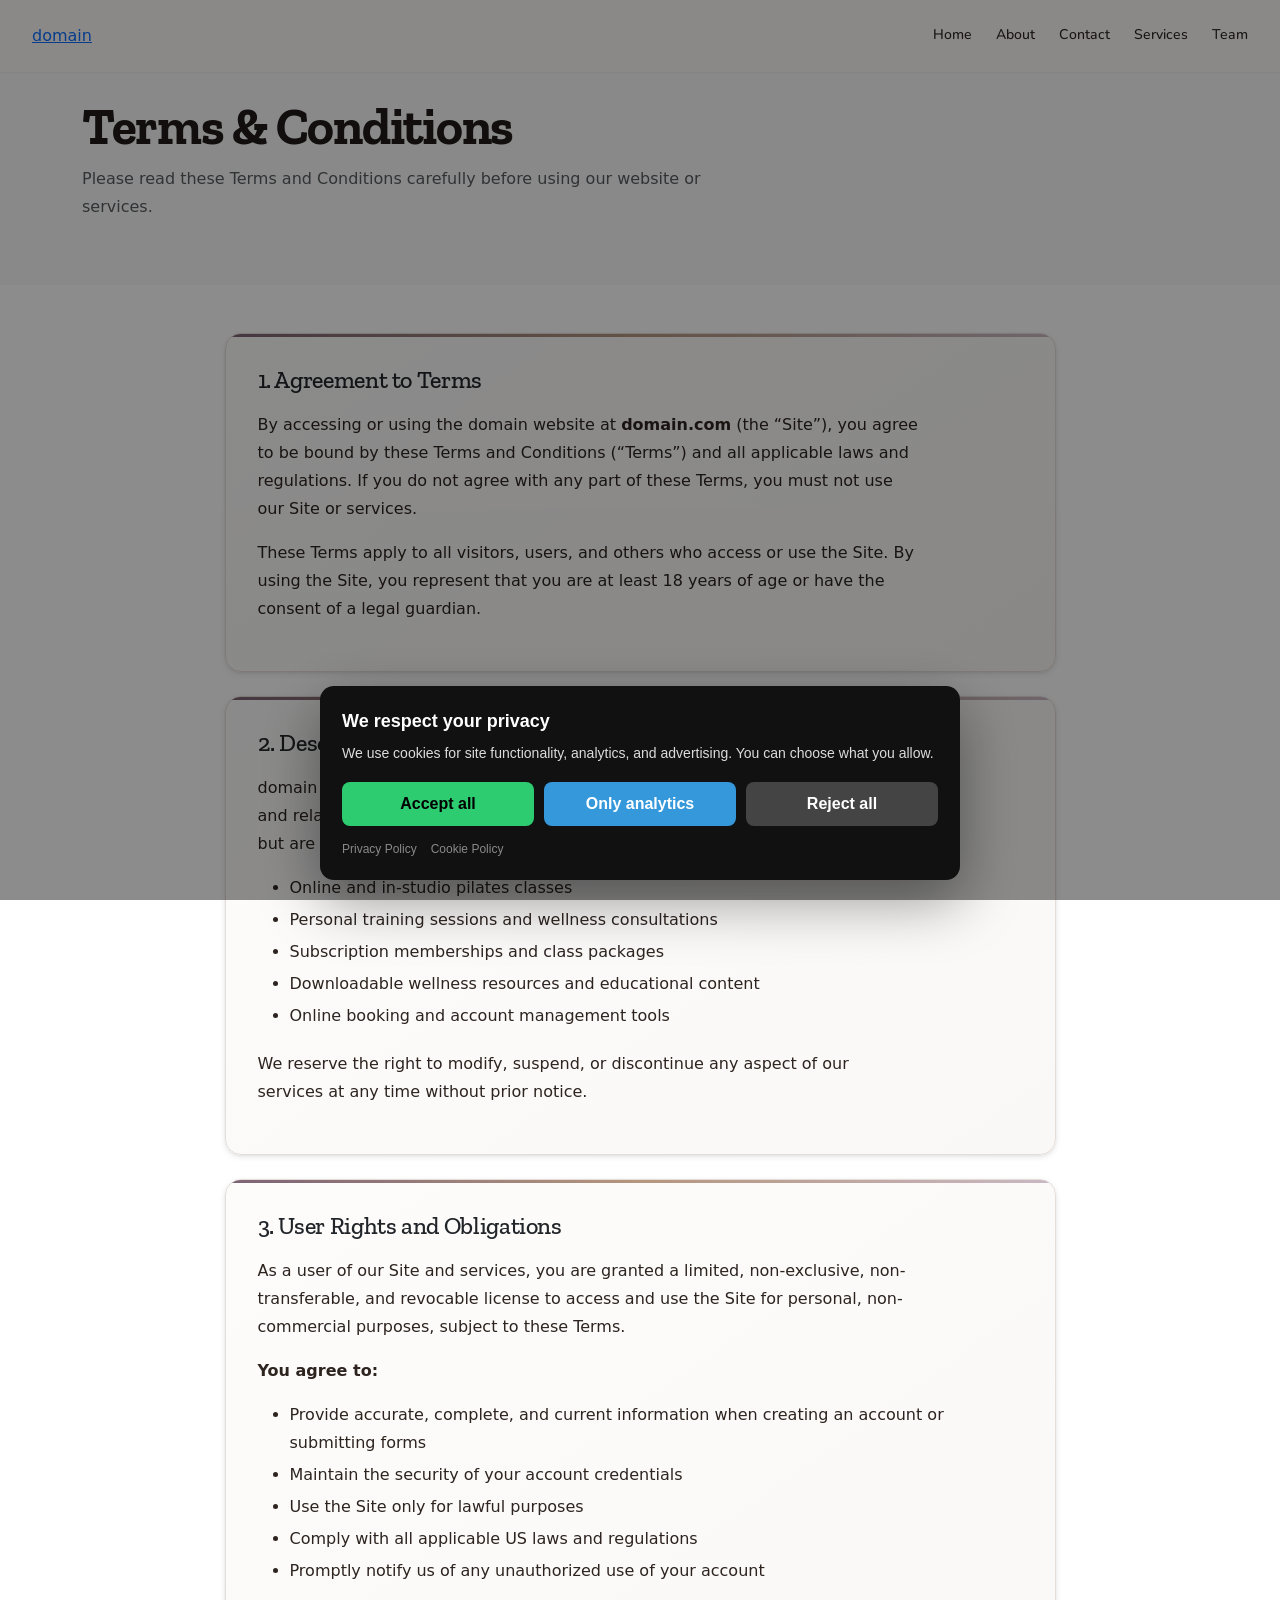
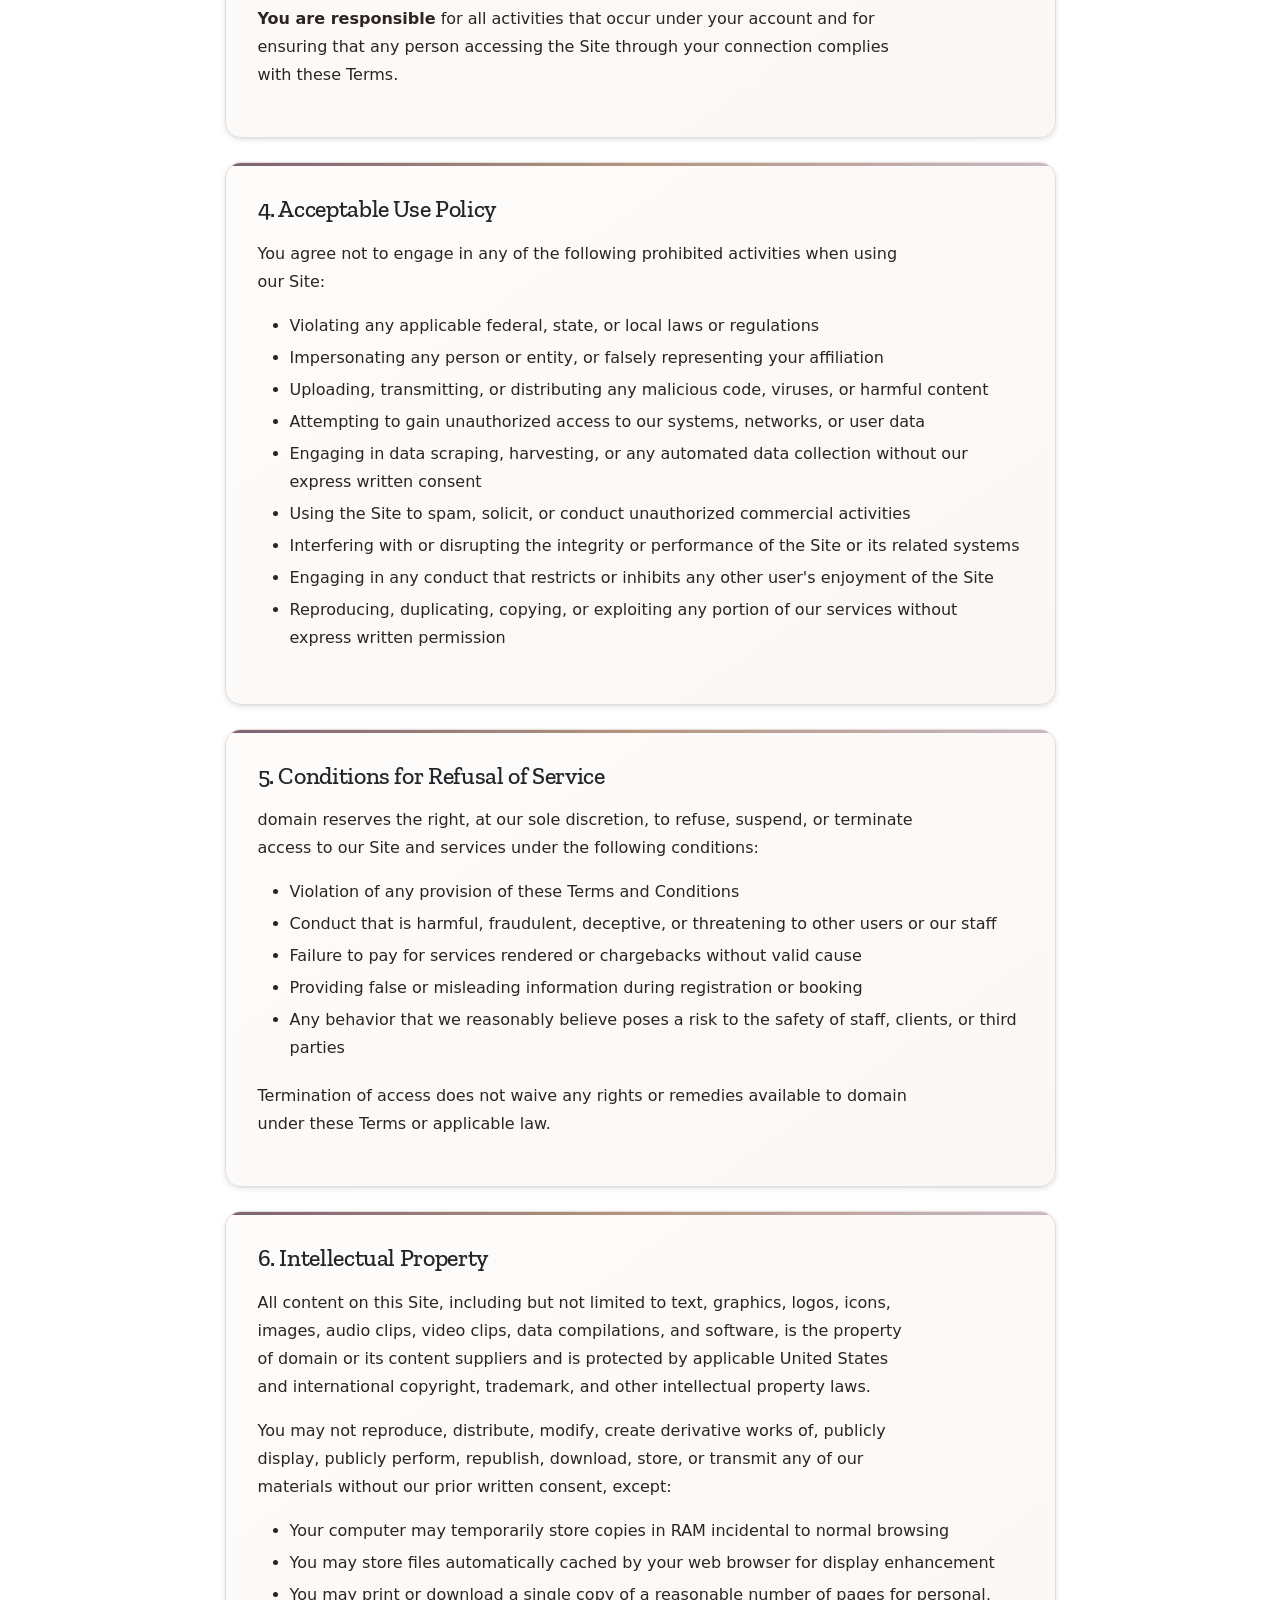
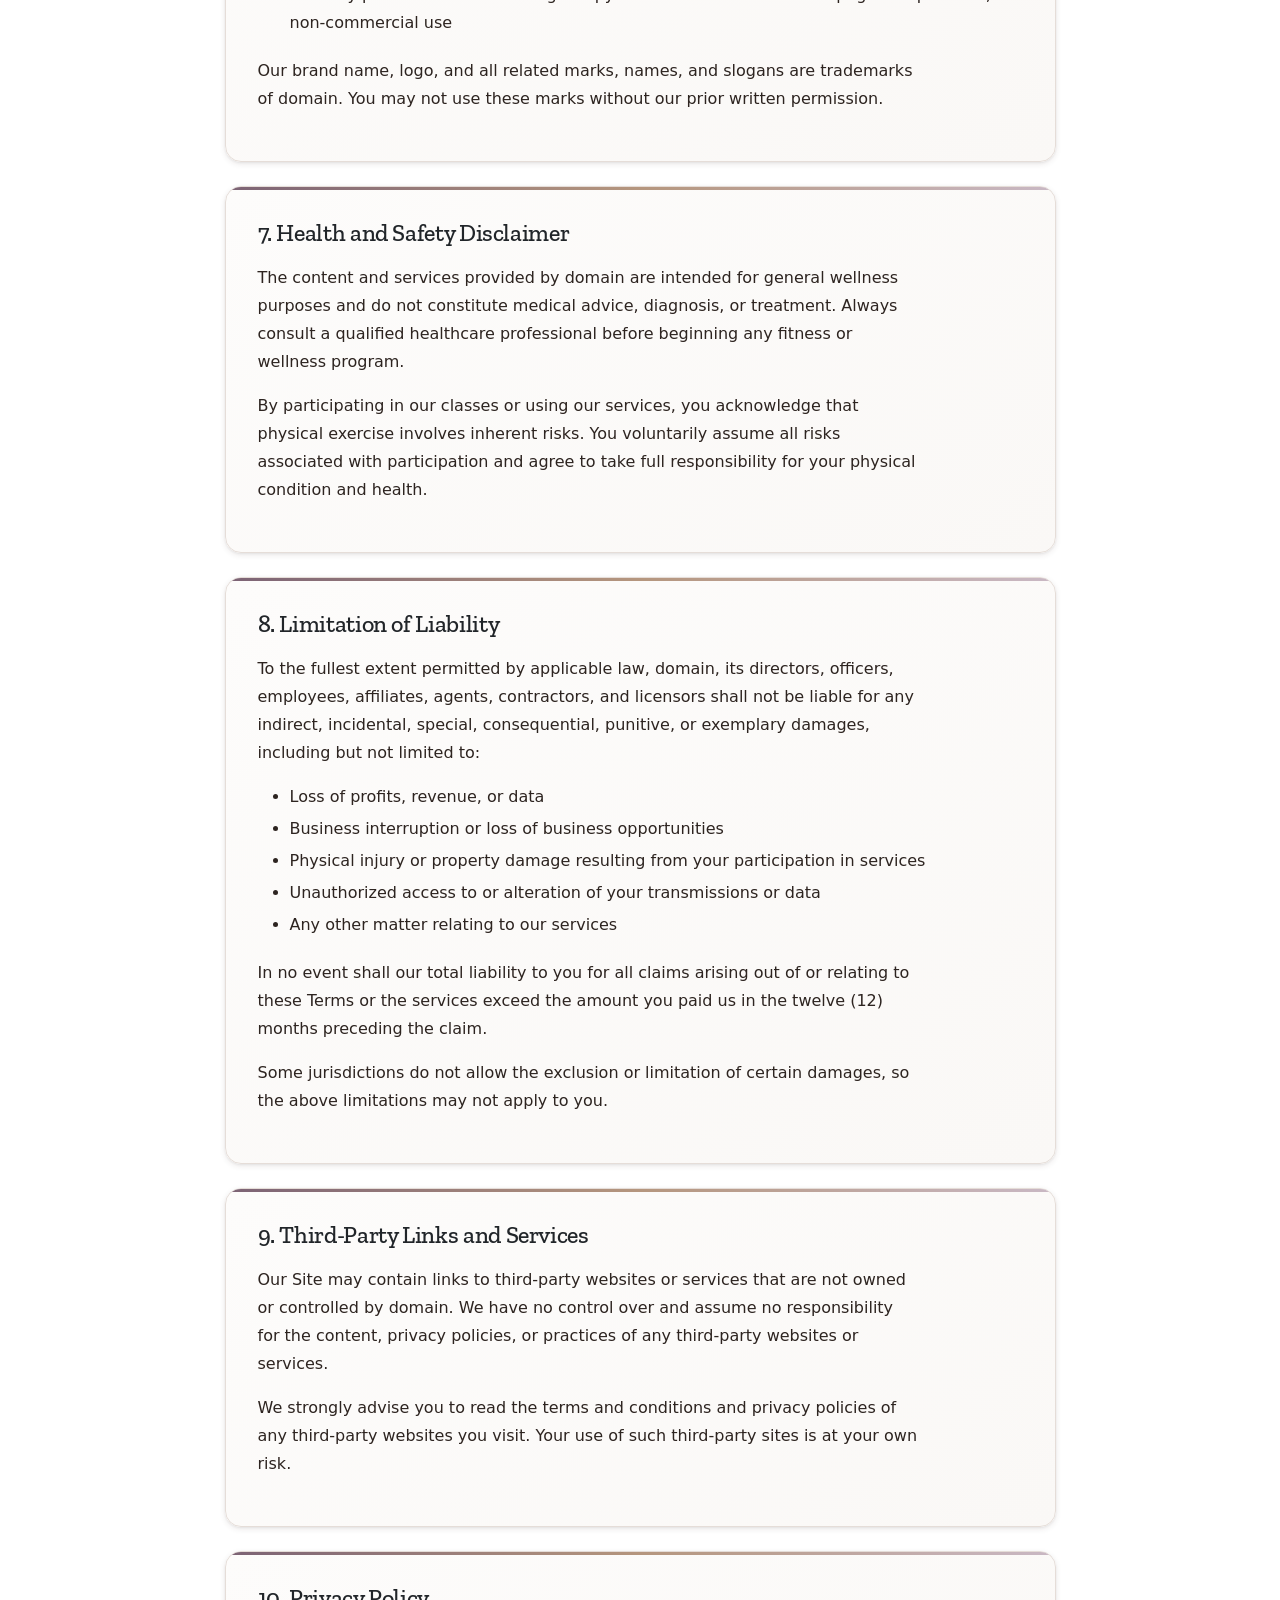
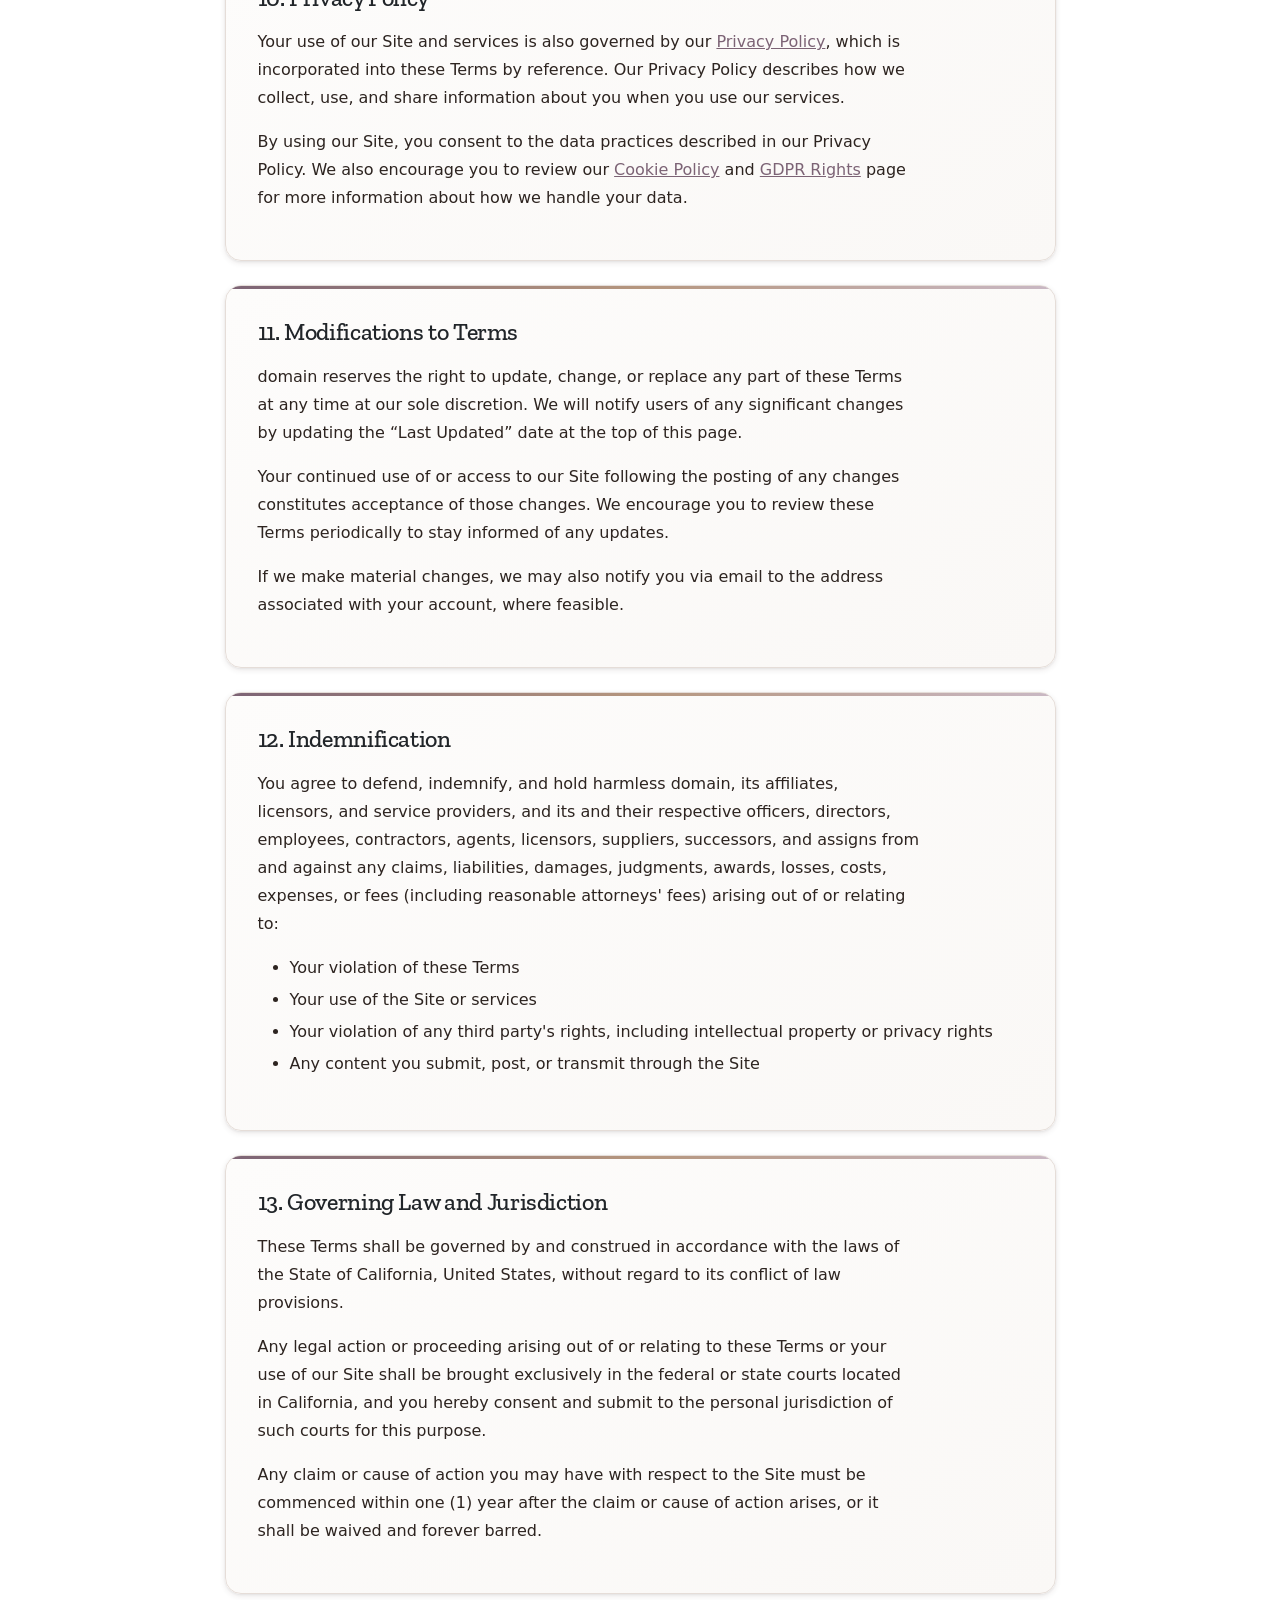
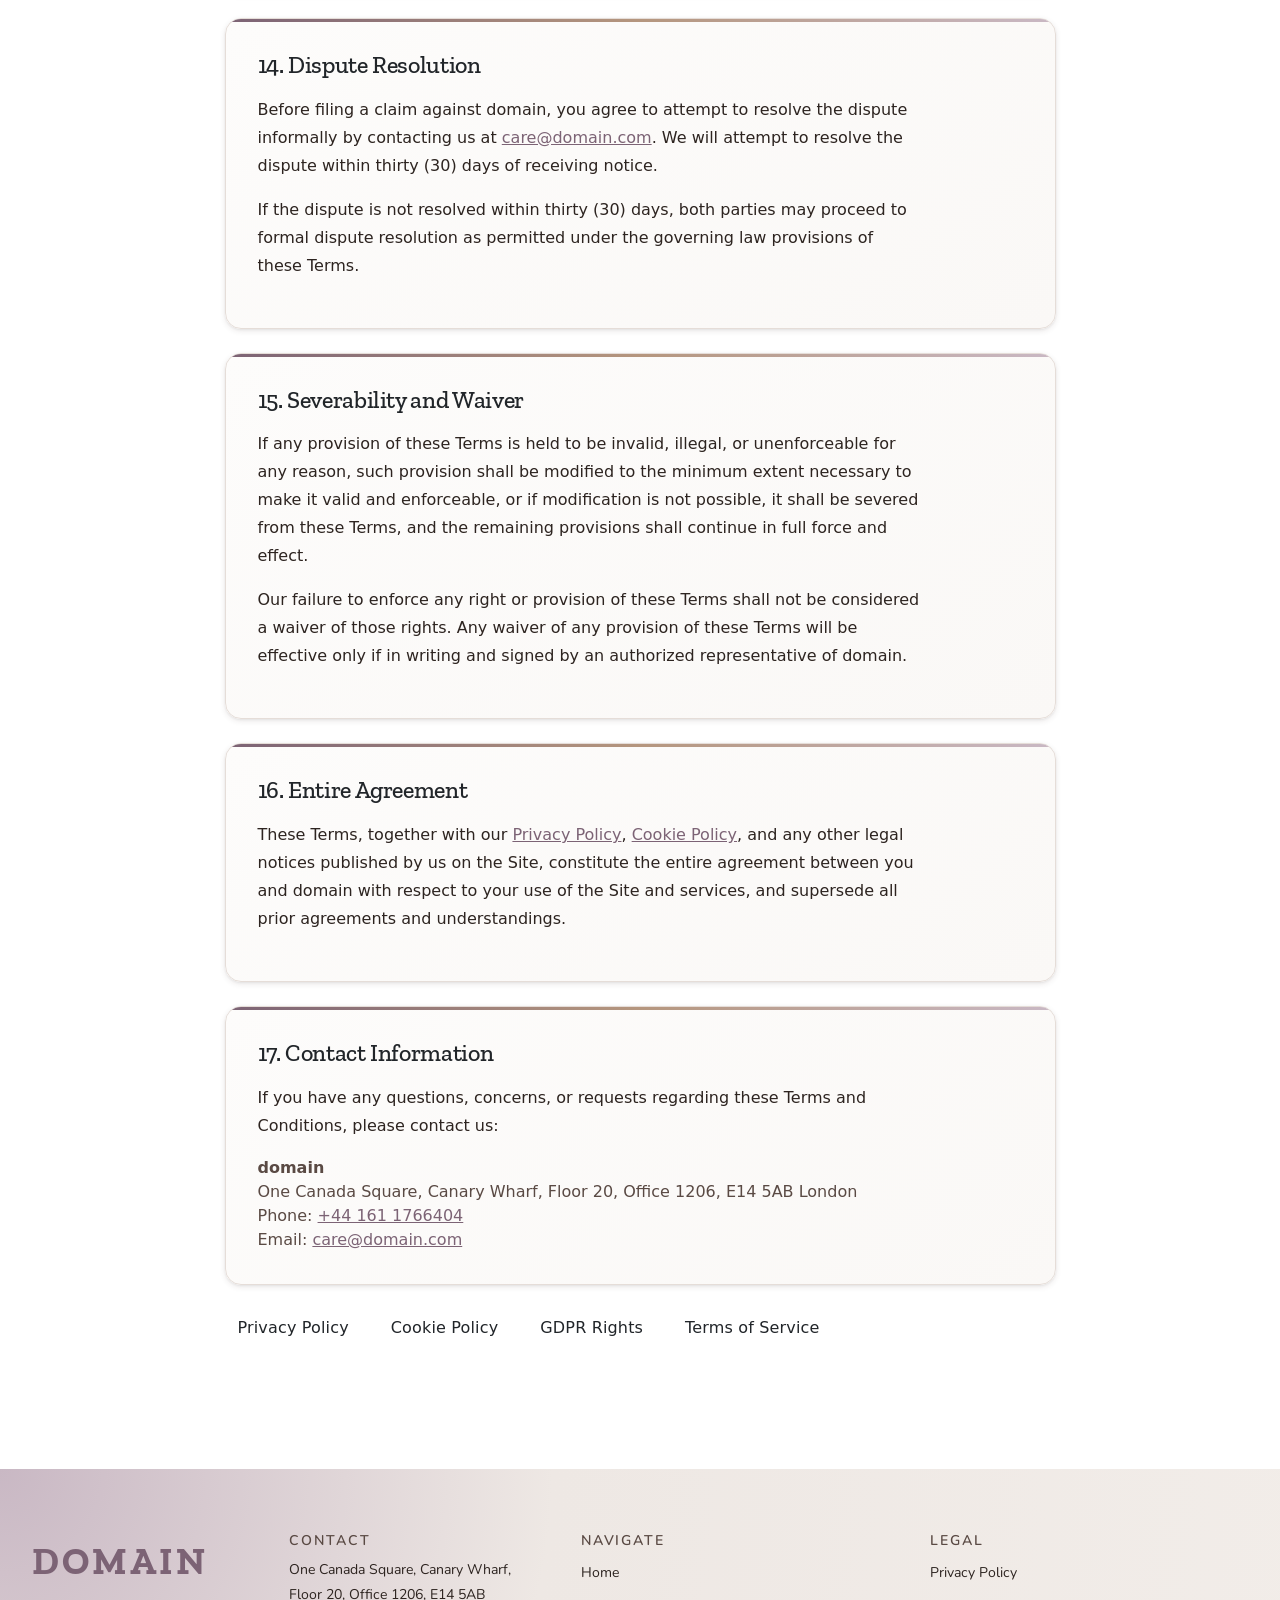
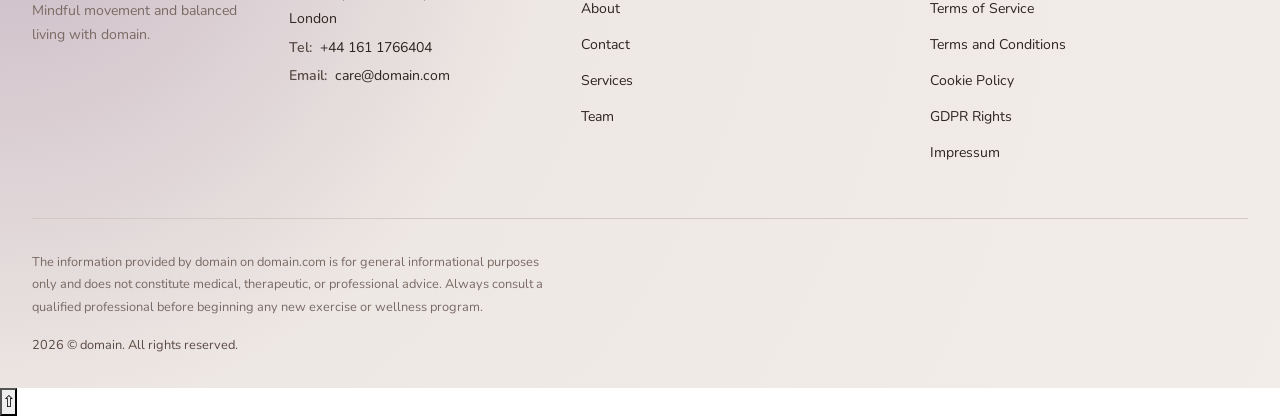
<file: terms_and_conditions.html>
<!DOCTYPE html><html lang="en"><head>
<script type="application/ld+json">
{
  "@context": "https://schema.org",
  "@graph": [
    {
      "@type": "Organization",
      "@id": "https://domain.com/#org",
      "name": "domain",
      "url": "https://domain.com",
      "email": "care@domain.com",
      "telephone": "+44 161 1766404",
      "address": {
        "@type": "PostalAddress",
        "streetAddress": "One Canada Square, Canary Wharf, Floor 20, Office 1206, E14 5AB London"
      },
      "contactPoint": {
        "@type": "ContactPoint",
        "contactType": "customer support",
        "email": "care@domain.com",
        "telephone": "+44 161 1766404"
      }
    },
    {
      "@type": "WebSite",
      "@id": "https://domain.com/#website",
      "url": "https://domain.com",
      "name": "domain",
      "publisher": {
        "@id": "https://domain.com/#org"
      }
    },
    {
      "@type": "WebPage",
      "@id": "https://domain.com/terms_and_conditions.html#webpage",
      "url": "https://domain.com/terms_and_conditions.html",
      "name": "Terms &amp; Conditions | domain",
      "isPartOf": {
        "@id": "https://domain.com/#website"
      },
      "about": {
        "@id": "https://domain.com/#org"
      },
      "inLanguage": "en",
      "description": "Read the Terms and Conditions for domain. Understand your rights, obligations, acceptable use, and our service policies."
    },
    {
      "@type": "BreadcrumbList",
      "@id": "https://domain.com/terms_and_conditions.html#breadcrumbs",
      "itemListElement": [
        {
          "@type": "ListItem",
          "position": 1,
          "name": "Home",
          "item": "https://domain.com"
        },
        {
          "@type": "ListItem",
          "position": 2,
          "name": "Terms And Conditions.Html",
          "item": "https://domain.com/terms_and_conditions.html"
        }
      ]
    }
  ]
}
</script>
  <meta charset="UTF-8">
  <meta name="viewport" content="width=device-width, initial-scale=1.0">
  <title>Terms &amp; Conditions | domain</title>
  <meta name="description" content="Read the Terms and Conditions for domain. Understand your rights, obligations, acceptable use, and our service policies.">
  <meta name="robots" content="noindex, follow">
  <link rel="canonical" href="https://domain.com/terms_and_conditions.html">
  <meta property="og:type" content="website">
  <meta property="og:title" content="Terms &amp; Conditions | domain">
  <meta property="og:description" content="Read the Terms and Conditions for domain. Understand your rights, obligations, acceptable use, and our service policies.">
  <meta property="og:url" content="https://domain.com/terms_and_conditions.html">
  <meta property="og:site_name" content="domain">
  <link rel="stylesheet" href="style.css">
  <link rel="icon" type="image/png" href="/favicon.png">
  <link rel="apple-touch-icon" href="/apple-touch-icon.png">
   <link rel="stylesheet" href="https://cdn.jsdelivr.net/npm/bootstrap@5.3.3/dist/css/bootstrap.min.css" integrity="sha384-QWTKZyjpPEjISv5WaRU9OFeRpok6YctnYmDr5pNlyT2bRjXh0JMhjY6hW+ALEwIH" crossorigin="anonymous">
  <link rel="stylesheet" href="https://unpkg.com/aos@2.3.4/dist/aos.css">
<link rel="stylesheet" href="./header-footer.css">
<link rel="stylesheet" href="./consent.css">
<script src="./consent.js"></script>
</head>
 <body>
<header class="dr-header" data-dr-variant="v1">
  <div class="dr-header-inner">
    <a class="dr-logo" href="./index.html" aria-label="domain">domain</a>

    <nav class="dr-nav" aria-label="Primary navigation">
      <ul class="dr-nav-list">
        <li class="dr-nav-item"><a class="dr-nav-link" href="./index.html">Home</a></li><li class="dr-nav-item"><a class="dr-nav-link" href="./about.html">About</a></li><li class="dr-nav-item"><a class="dr-nav-link" href="./contact.html">Contact</a></li><li class="dr-nav-item"><a class="dr-nav-link" href="./services.html">Services</a></li><li class="dr-nav-item"><a class="dr-nav-link" href="./team.html">Team</a></li>
      </ul>
    </nav>

    <button class="dr-burger" type="button" aria-label="Toggle menu" aria-expanded="false" aria-controls="dr-mobile-menu">
      <span></span><span></span><span></span>
    </button>
  </div>
</header>
<nav class="dr-mobile-menu" id="dr-mobile-menu" aria-label="Mobile navigation">
  <ul class="dr-mobile-nav-list">
    <li class="dr-nav-item"><a class="dr-nav-link" href="./index.html">Home</a></li><li class="dr-nav-item"><a class="dr-nav-link" href="./about.html">About</a></li><li class="dr-nav-item"><a class="dr-nav-link" href="./contact.html">Contact</a></li><li class="dr-nav-item"><a class="dr-nav-link" href="./services.html">Services</a></li><li class="dr-nav-item"><a class="dr-nav-link" href="./team.html">Team</a></li>
  </ul>
</nav>

  <main id="main-content" role="main">
   <section class="l-section py-4 py-md-5 bg-light" aria-labelledby="page-title">
    <div class="container container">
     <nav aria-label="breadcrumb" class="mb-3">
      <ol class="breadcrumb">
       <li class="breadcrumb-item"><a href="/index.html">Home</a></li>
       <li class="breadcrumb-item active" aria-current="page">Terms &amp; Conditions</li>
      </ol>
     </nav>
     <h1 id="page-title" class="u-text-display mb-2" data-aos="fade-up">Terms &amp; Conditions</h1>
     <p class="text-muted" data-aos="fade-up" data-aos-delay="80"><!-- TODO: Last Updated --> Please read these Terms and Conditions carefully before using our website or services.</p>
    </div>
   </section>
   <section class="l-section py-4 py-md-5" aria-label="Terms and Conditions content">
    <div class="container container">
     <div class="row justify-content-center">
      <div class="col-12 col-lg-9">
       <div class="c-card mb-4" data-aos="fade-up">
        <h2 class="h4 mb-3">1. Agreement to Terms</h2>
        <p>By accessing or using the domain website at <strong>domain.com</strong> (the “Site”), you agree to be bound by these Terms and Conditions (“Terms”) and all applicable laws and regulations. If you do not agree with any part of these Terms, you must not use our Site or services.</p>
        <p>These Terms apply to all visitors, users, and others who access or use the Site. By using the Site, you represent that you are at least 18 years of age or have the consent of a legal guardian.</p>
       </div>
       <div class="c-card mb-4" data-aos="fade-up">
        <h2 class="h4 mb-3">2. Description of Services</h2>
        <p>domain provides pilates instruction services, class scheduling, wellness content, and related informational resources through our website. Our offerings include but are not limited to:</p>
        <ul>
         <li>Online and in-studio pilates classes</li>
         <li>Personal training sessions and wellness consultations</li>
         <li>Subscription memberships and class packages</li>
         <li>Downloadable wellness resources and educational content</li>
         <li>Online booking and account management tools</li>
        </ul>
        <p>We reserve the right to modify, suspend, or discontinue any aspect of our services at any time without prior notice.</p>
       </div>
       <div class="c-card mb-4" data-aos="fade-up">
        <h2 class="h4 mb-3">3. User Rights and Obligations</h2>
        <p>As a user of our Site and services, you are granted a limited, non-exclusive, non-transferable, and revocable license to access and use the Site for personal, non-commercial purposes, subject to these Terms.</p>
        <p><strong>You agree to:</strong></p>
        <ul>
         <li>Provide accurate, complete, and current information when creating an account or submitting forms</li>
         <li>Maintain the security of your account credentials</li>
         <li>Use the Site only for lawful purposes</li>
         <li>Comply with all applicable US laws and regulations</li>
         <li>Promptly notify us of any unauthorized use of your account</li>
        </ul>
        <p><strong>You are responsible</strong> for all activities that occur under your account and for ensuring that any person accessing the Site through your connection complies with these Terms.</p>
       </div>
       <div class="c-card mb-4" data-aos="fade-up">
        <h2 class="h4 mb-3">4. Acceptable Use Policy</h2>
        <p>You agree not to engage in any of the following prohibited activities when using our Site:</p>
        <ul>
         <li>Violating any applicable federal, state, or local laws or regulations</li>
         <li>Impersonating any person or entity, or falsely representing your affiliation</li>
         <li>Uploading, transmitting, or distributing any malicious code, viruses, or harmful content</li>
         <li>Attempting to gain unauthorized access to our systems, networks, or user data</li>
         <li>Engaging in data scraping, harvesting, or any automated data collection without our express written consent</li>
         <li>Using the Site to spam, solicit, or conduct unauthorized commercial activities</li>
         <li>Interfering with or disrupting the integrity or performance of the Site or its related systems</li>
         <li>Engaging in any conduct that restricts or inhibits any other user's enjoyment of the Site</li>
         <li>Reproducing, duplicating, copying, or exploiting any portion of our services without express written permission</li>
        </ul>
       </div>
       <div class="c-card mb-4" data-aos="fade-up">
        <h2 class="h4 mb-3">5. Conditions for Refusal of Service</h2>
        <p>domain reserves the right, at our sole discretion, to refuse, suspend, or terminate access to our Site and services under the following conditions:</p>
        <ul>
         <li>Violation of any provision of these Terms and Conditions</li>
         <li>Conduct that is harmful, fraudulent, deceptive, or threatening to other users or our staff</li>
         <li>Failure to pay for services rendered or chargebacks without valid cause</li>
         <li>Providing false or misleading information during registration or booking</li>
         <li>Any behavior that we reasonably believe poses a risk to the safety of staff, clients, or third parties</li>
        </ul>
        <p>Termination of access does not waive any rights or remedies available to domain under these Terms or applicable law.</p>
       </div>
       <div class="c-card mb-4" data-aos="fade-up">
        <h2 class="h4 mb-3">6. Intellectual Property</h2>
        <p>All content on this Site, including but not limited to text, graphics, logos, icons, images, audio clips, video clips, data compilations, and software, is the property of domain or its content suppliers and is protected by applicable United States and international copyright, trademark, and other intellectual property laws.</p>
        <p>You may not reproduce, distribute, modify, create derivative works of, publicly display, publicly perform, republish, download, store, or transmit any of our materials without our prior written consent, except:</p>
        <ul>
         <li>Your computer may temporarily store copies in RAM incidental to normal browsing</li>
         <li>You may store files automatically cached by your web browser for display enhancement</li>
         <li>You may print or download a single copy of a reasonable number of pages for personal, non-commercial use</li>
        </ul>
        <p>Our brand name, logo, and all related marks, names, and slogans are trademarks of domain. You may not use these marks without our prior written permission.</p>
       </div>
       <div class="c-card mb-4" data-aos="fade-up">
        <h2 class="h4 mb-3">7. Health and Safety Disclaimer</h2>
        <p>The content and services provided by domain are intended for general wellness purposes and do not constitute medical advice, diagnosis, or treatment. Always consult a qualified healthcare professional before beginning any fitness or wellness program.</p>
        <p>By participating in our classes or using our services, you acknowledge that physical exercise involves inherent risks. You voluntarily assume all risks associated with participation and agree to take full responsibility for your physical condition and health.</p>
       </div>
       <div class="c-card mb-4" data-aos="fade-up">
        <h2 class="h4 mb-3">8. Limitation of Liability</h2>
        <p>To the fullest extent permitted by applicable law, domain, its directors, officers, employees, affiliates, agents, contractors, and licensors shall not be liable for any indirect, incidental, special, consequential, punitive, or exemplary damages, including but not limited to:</p>
        <ul>
         <li>Loss of profits, revenue, or data</li>
         <li>Business interruption or loss of business opportunities</li>
         <li>Physical injury or property damage resulting from your participation in services</li>
         <li>Unauthorized access to or alteration of your transmissions or data</li>
         <li>Any other matter relating to our services</li>
        </ul>
        <p>In no event shall our total liability to you for all claims arising out of or relating to these Terms or the services exceed the amount you paid us in the twelve (12) months preceding the claim.</p>
        <p>Some jurisdictions do not allow the exclusion or limitation of certain damages, so the above limitations may not apply to you.</p>
       </div>
       <div class="c-card mb-4" data-aos="fade-up">
        <h2 class="h4 mb-3">9. Third-Party Links and Services</h2>
        <p>Our Site may contain links to third-party websites or services that are not owned or controlled by domain. We have no control over and assume no responsibility for the content, privacy policies, or practices of any third-party websites or services.</p>
        <p>We strongly advise you to read the terms and conditions and privacy policies of any third-party websites you visit. Your use of such third-party sites is at your own risk.</p>
       </div>
       <div class="c-card mb-4" data-aos="fade-up">
        <h2 class="h4 mb-3">10. Privacy Policy</h2>
        <p>Your use of our Site and services is also governed by our <a href="/privacy.html" class="c-link">Privacy Policy</a>, which is incorporated into these Terms by reference. Our Privacy Policy describes how we collect, use, and share information about you when you use our services.</p>
        <p>By using our Site, you consent to the data practices described in our Privacy Policy. We also encourage you to review our <a href="/cookie_policy.html" class="c-link">Cookie Policy</a> and <a href="/gdpr-rights.html" class="c-link">GDPR Rights</a> page for more information about how we handle your data.</p>
       </div>
       <div class="c-card mb-4" data-aos="fade-up">
        <h2 class="h4 mb-3">11. Modifications to Terms</h2>
        <p>domain reserves the right to update, change, or replace any part of these Terms at any time at our sole discretion. We will notify users of any significant changes by updating the “Last Updated” date at the top of this page.</p>
        <p>Your continued use of or access to our Site following the posting of any changes constitutes acceptance of those changes. We encourage you to review these Terms periodically to stay informed of any updates.</p>
        <p>If we make material changes, we may also notify you via email to the address associated with your account, where feasible.</p>
       </div>
       <div class="c-card mb-4" data-aos="fade-up">
        <h2 class="h4 mb-3">12. Indemnification</h2>
        <p>You agree to defend, indemnify, and hold harmless domain, its affiliates, licensors, and service providers, and its and their respective officers, directors, employees, contractors, agents, licensors, suppliers, successors, and assigns from and against any claims, liabilities, damages, judgments, awards, losses, costs, expenses, or fees (including reasonable attorneys' fees) arising out of or relating to:</p>
        <ul>
         <li>Your violation of these Terms</li>
         <li>Your use of the Site or services</li>
         <li>Your violation of any third party's rights, including intellectual property or privacy rights</li>
         <li>Any content you submit, post, or transmit through the Site</li>
        </ul>
       </div>
       <div class="c-card mb-4" data-aos="fade-up">
        <h2 class="h4 mb-3">13. Governing Law and Jurisdiction</h2>
        <p>These Terms shall be governed by and construed in accordance with the laws of the State of California, United States, without regard to its conflict of law provisions.</p>
        <p>Any legal action or proceeding arising out of or relating to these Terms or your use of our Site shall be brought exclusively in the federal or state courts located in California, and you hereby consent and submit to the personal jurisdiction of such courts for this purpose.</p>
        <p>Any claim or cause of action you may have with respect to the Site must be commenced within one (1) year after the claim or cause of action arises, or it shall be waived and forever barred.</p>
       </div>
       <div class="c-card mb-4" data-aos="fade-up">
        <h2 class="h4 mb-3">14. Dispute Resolution</h2>
        <p>Before filing a claim against domain, you agree to attempt to resolve the dispute informally by contacting us at <a href="mailto:care@domain.com" class="c-link">care@domain.com</a>. We will attempt to resolve the dispute within thirty (30) days of receiving notice.</p>
        <p>If the dispute is not resolved within thirty (30) days, both parties may proceed to formal dispute resolution as permitted under the governing law provisions of these Terms.</p>
       </div>
       <div class="c-card mb-4" data-aos="fade-up">
        <h2 class="h4 mb-3">15. Severability and Waiver</h2>
        <p>If any provision of these Terms is held to be invalid, illegal, or unenforceable for any reason, such provision shall be modified to the minimum extent necessary to make it valid and enforceable, or if modification is not possible, it shall be severed from these Terms, and the remaining provisions shall continue in full force and effect.</p>
        <p>Our failure to enforce any right or provision of these Terms shall not be considered a waiver of those rights. Any waiver of any provision of these Terms will be effective only if in writing and signed by an authorized representative of domain.</p>
       </div>
       <div class="c-card mb-4" data-aos="fade-up">
        <h2 class="h4 mb-3">16. Entire Agreement</h2>
        <p>These Terms, together with our <a href="/privacy.html" class="c-link">Privacy Policy</a>, <a href="/cookie_policy.html" class="c-link">Cookie Policy</a>, and any other legal notices published by us on the Site, constitute the entire agreement between you and domain with respect to your use of the Site and services, and supersede all prior agreements and understandings.</p>
       </div>
       <div class="c-card mb-4" data-aos="fade-up">
        <h2 class="h4 mb-3">17. Contact Information</h2>
        <p>If you have any questions, concerns, or requests regarding these Terms and Conditions, please contact us:</p>
        <address class="mb-0"><strong>domain</strong>
         <br>
         One Canada Square, Canary Wharf, Floor 20, Office 1206, E14 5AB London
         <br>
         Phone: <a href="tel:+44 161 1766404" class="c-link">+44 161 1766404</a>
         <br>
         Email: <a href="mailto:care@domain.com" class="c-link">care@domain.com</a></address>
       </div>
       <div class="mt-4 d-flex flex-wrap gap-3" data-aos="fade-up">
        <a href="/privacy.html" class="btn c-button c-button--secondary">Privacy Policy</a> <a href="/cookie_policy.html" class="btn c-button c-button--secondary">Cookie Policy</a> <a href="/gdpr-rights.html" class="btn c-button c-button--secondary">GDPR Rights</a> <a href="/terms_of_services.html" class="btn c-button c-button--secondary">Terms of Service</a>
       </div>
      </div>
     </div>
    </div>
   </section>
  </main>
  <footer class="dr-footer" aria-label="Site footer">
  <div class="dr-footer-inner">
    <div class="dr-footer-top">
      <div class="dr-footer-brand-contact">
        <div class="dr-footer-brand">
          <div class="dr-footer-logo" aria-label="domain">domain</div>
          <p class="dr-footer-tagline">Mindful movement and balanced living with domain.</p>
        </div>
        <div class="dr-footer-contact" aria-label="Contact details">
          <h2 class="dr-footer-heading">Contact</h2>
          <p class="dr-footer-contact-item dr-footer-contact-address">One Canada Square, Canary Wharf, Floor 20, Office 1206, E14 5AB London</p>
          <p class="dr-footer-contact-item dr-footer-contact-phone"><span>Tel:</span> <a href="tel:+44 161 1766404">+44 161 1766404</a></p>
          <p class="dr-footer-contact-item dr-footer-contact-email"><span>Email:</span> <a href="mailto:care@domain.com">care@domain.com</a></p>
        </div>
      </div>
      <div class="dr-footer-links">
        <nav class="dr-footer-nav" aria-label="Footer navigation">
          <h2 class="dr-footer-heading">Navigate</h2>
          <ul class="dr-footer-nav-list">
            <li class="dr-footer-nav-item"><a href="./index.html">Home</a></li>
            <li class="dr-footer-nav-item"><a href="./about.html">About</a></li>
            <li class="dr-footer-nav-item"><a href="./contact.html">Contact</a></li>
            <li class="dr-footer-nav-item"><a href="./services.html">Services</a></li>
            <li class="dr-footer-nav-item"><a href="./team.html">Team</a></li>
          </ul>
        </nav>
        <nav class="dr-footer-legal" aria-label="Legal links">
          <h2 class="dr-footer-heading">Legal</h2>
          <ul class="dr-footer-legal-list">
            <li class="dr-footer-legal-item"><a href="./privacy.html">Privacy Policy</a></li>
            <li class="dr-footer-legal-item"><a href="./terms_of_services.html">Terms of Service</a></li>
            <li class="dr-footer-legal-item"><a href="./terms_and_conditions.html">Terms and Conditions</a></li>
            <li class="dr-footer-legal-item"><a href="./cookie_policy.html">Cookie Policy</a></li>
            <li class="dr-footer-legal-item"><a href="./gdpr-rights.html">GDPR Rights</a></li>
            <li class="dr-footer-legal-item"><a href="./impressum.html">Impressum</a></li>
          </ul>
        </nav>
      </div>
    </div>
    <div class="dr-footer-bottom">
      <p class="dr-footer-disclaimer">The information provided by domain on domain.com is for general informational purposes only and does not constitute medical, therapeutic, or professional advice. Always consult a qualified professional before beginning any new exercise or wellness program.</p>
      <div class="dr-footer-meta-row">
        <p class="dr-footer-meta"><span class="dr-year"></span> © domain. All rights reserved.</p>
      </div>
    </div>
  </div>
</footer>
  
 
  
  

<script src="script.js" defer=""></script>
<script src="https://unpkg.com/aos@2.3.4/dist/aos.js"></script>
<script>
if (typeof AOS !== "undefined" && !window.__AOS_INITIALIZED__) {
  AOS.init({ once: true, duration: 700, easing: "ease-out-cubic" });
  window.__AOS_INITIALIZED__ = true;
}
</script>
<script src="./header-footer.js"></script>
</body></html>
</file>
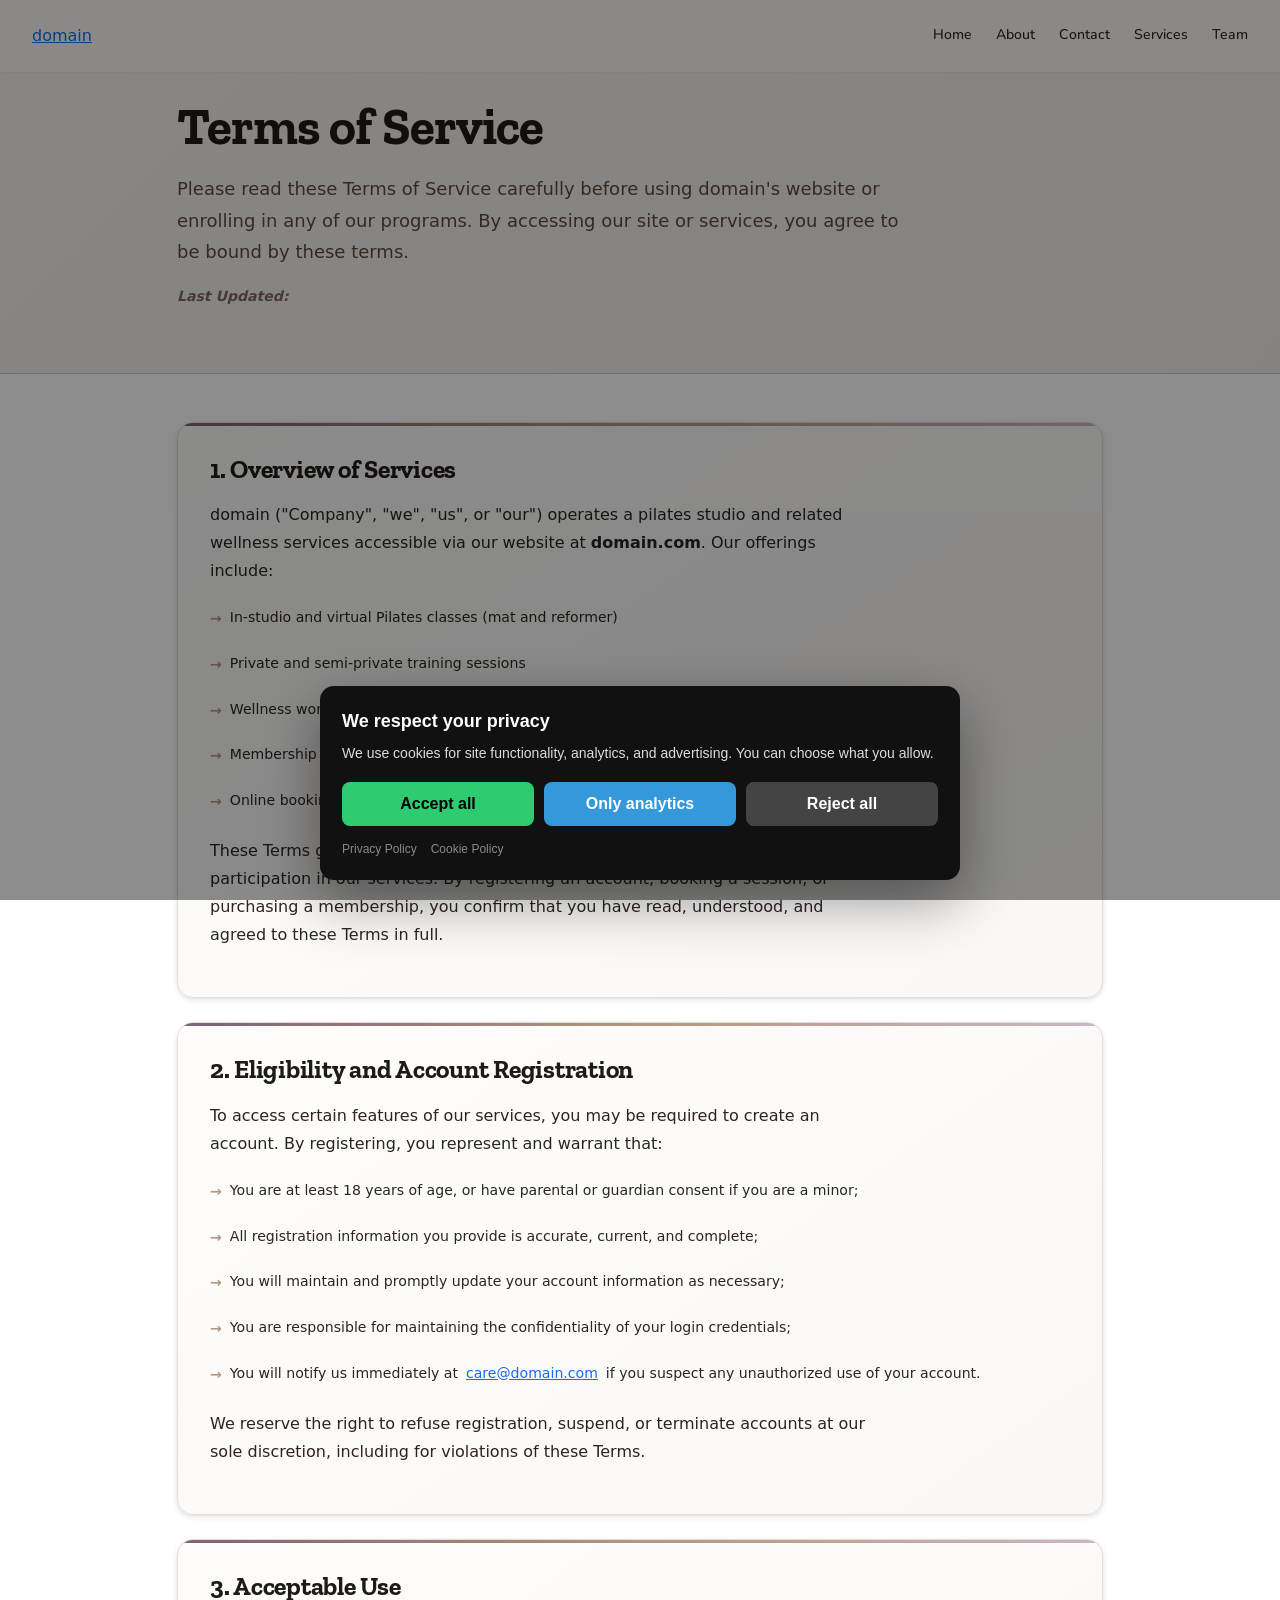
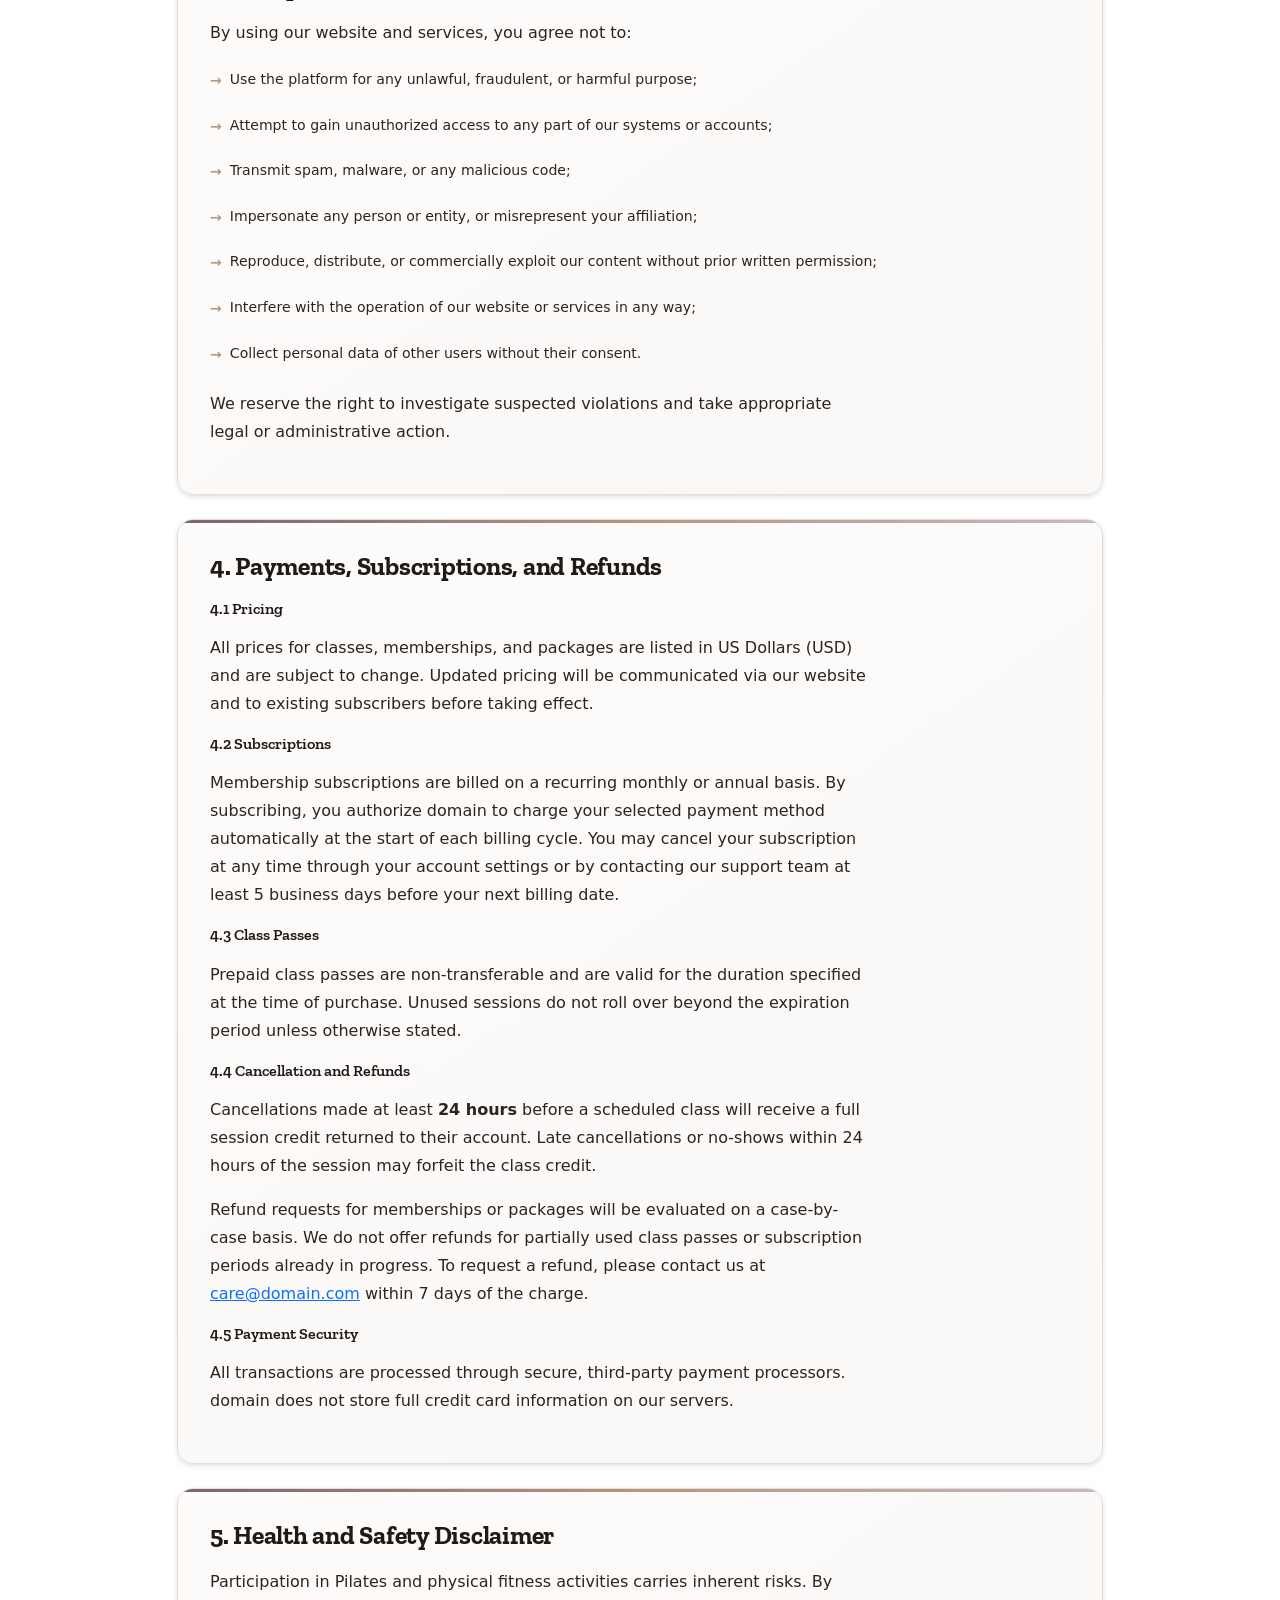
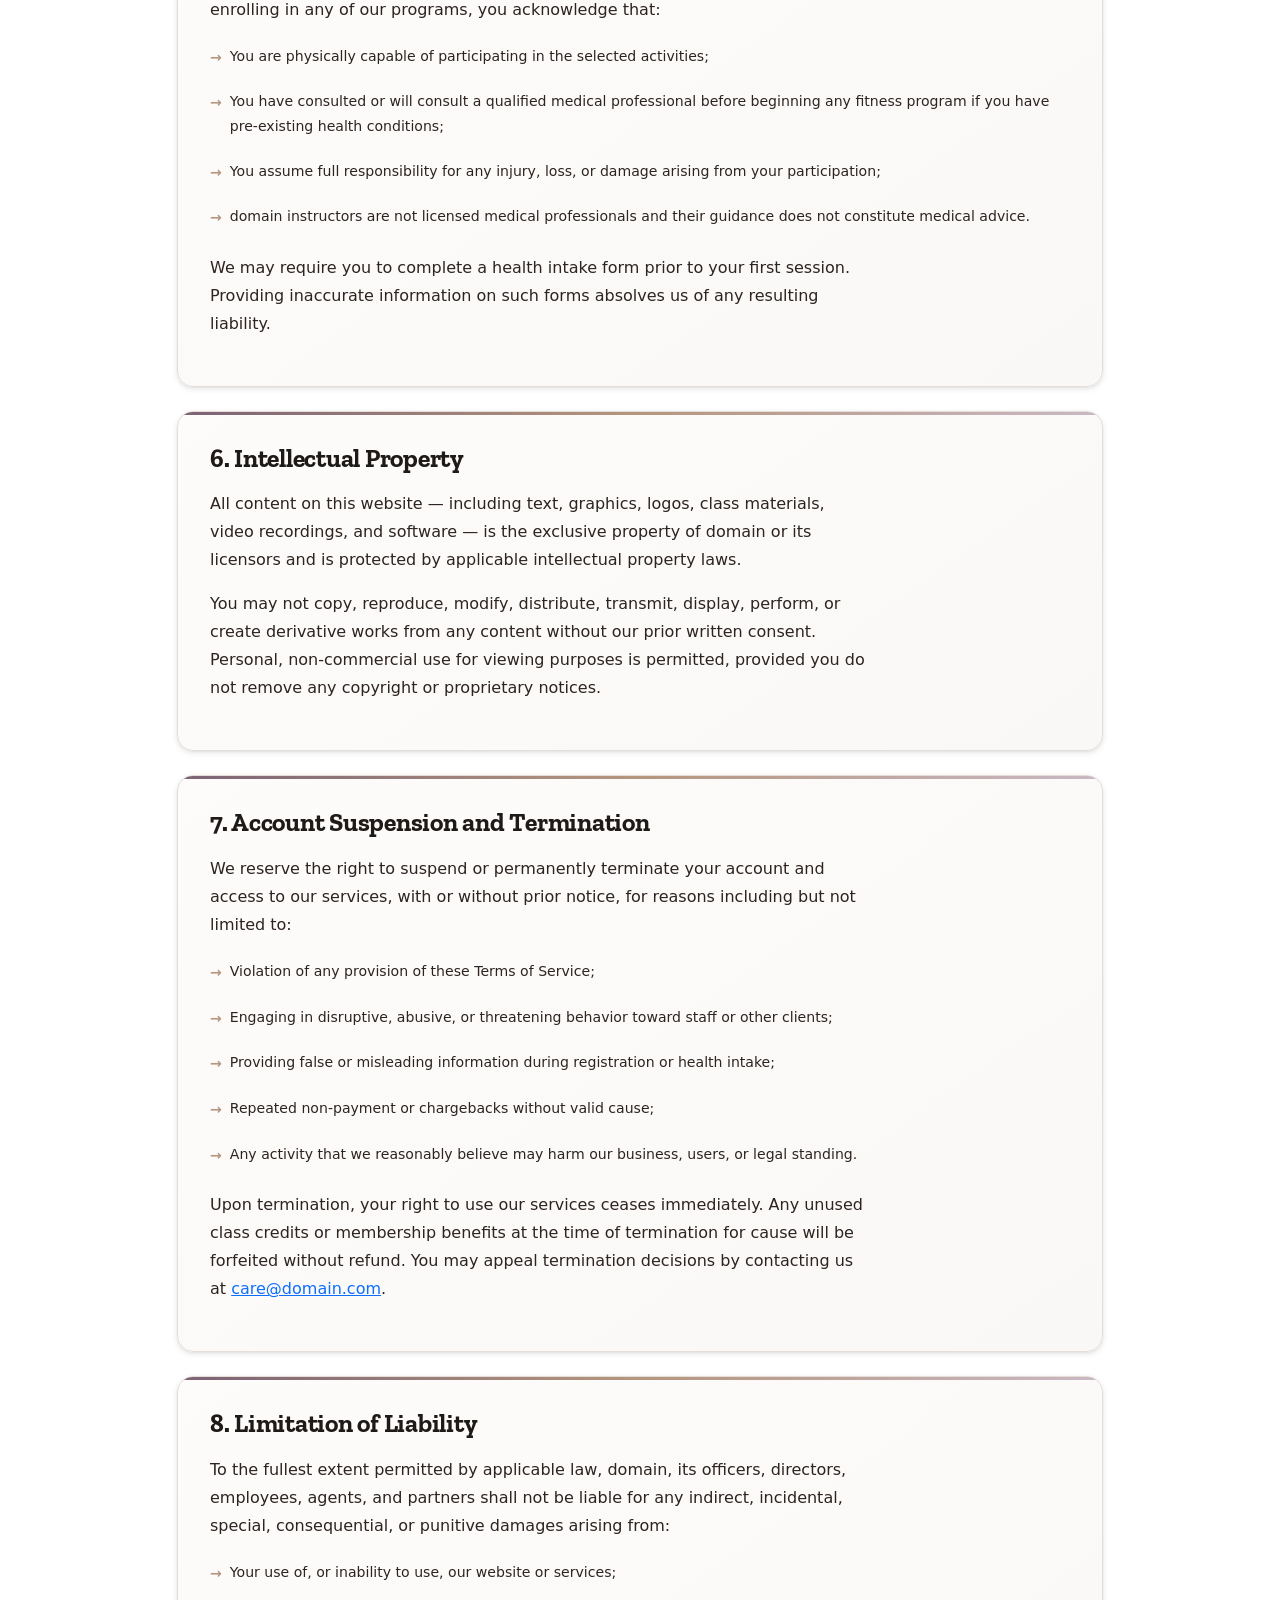
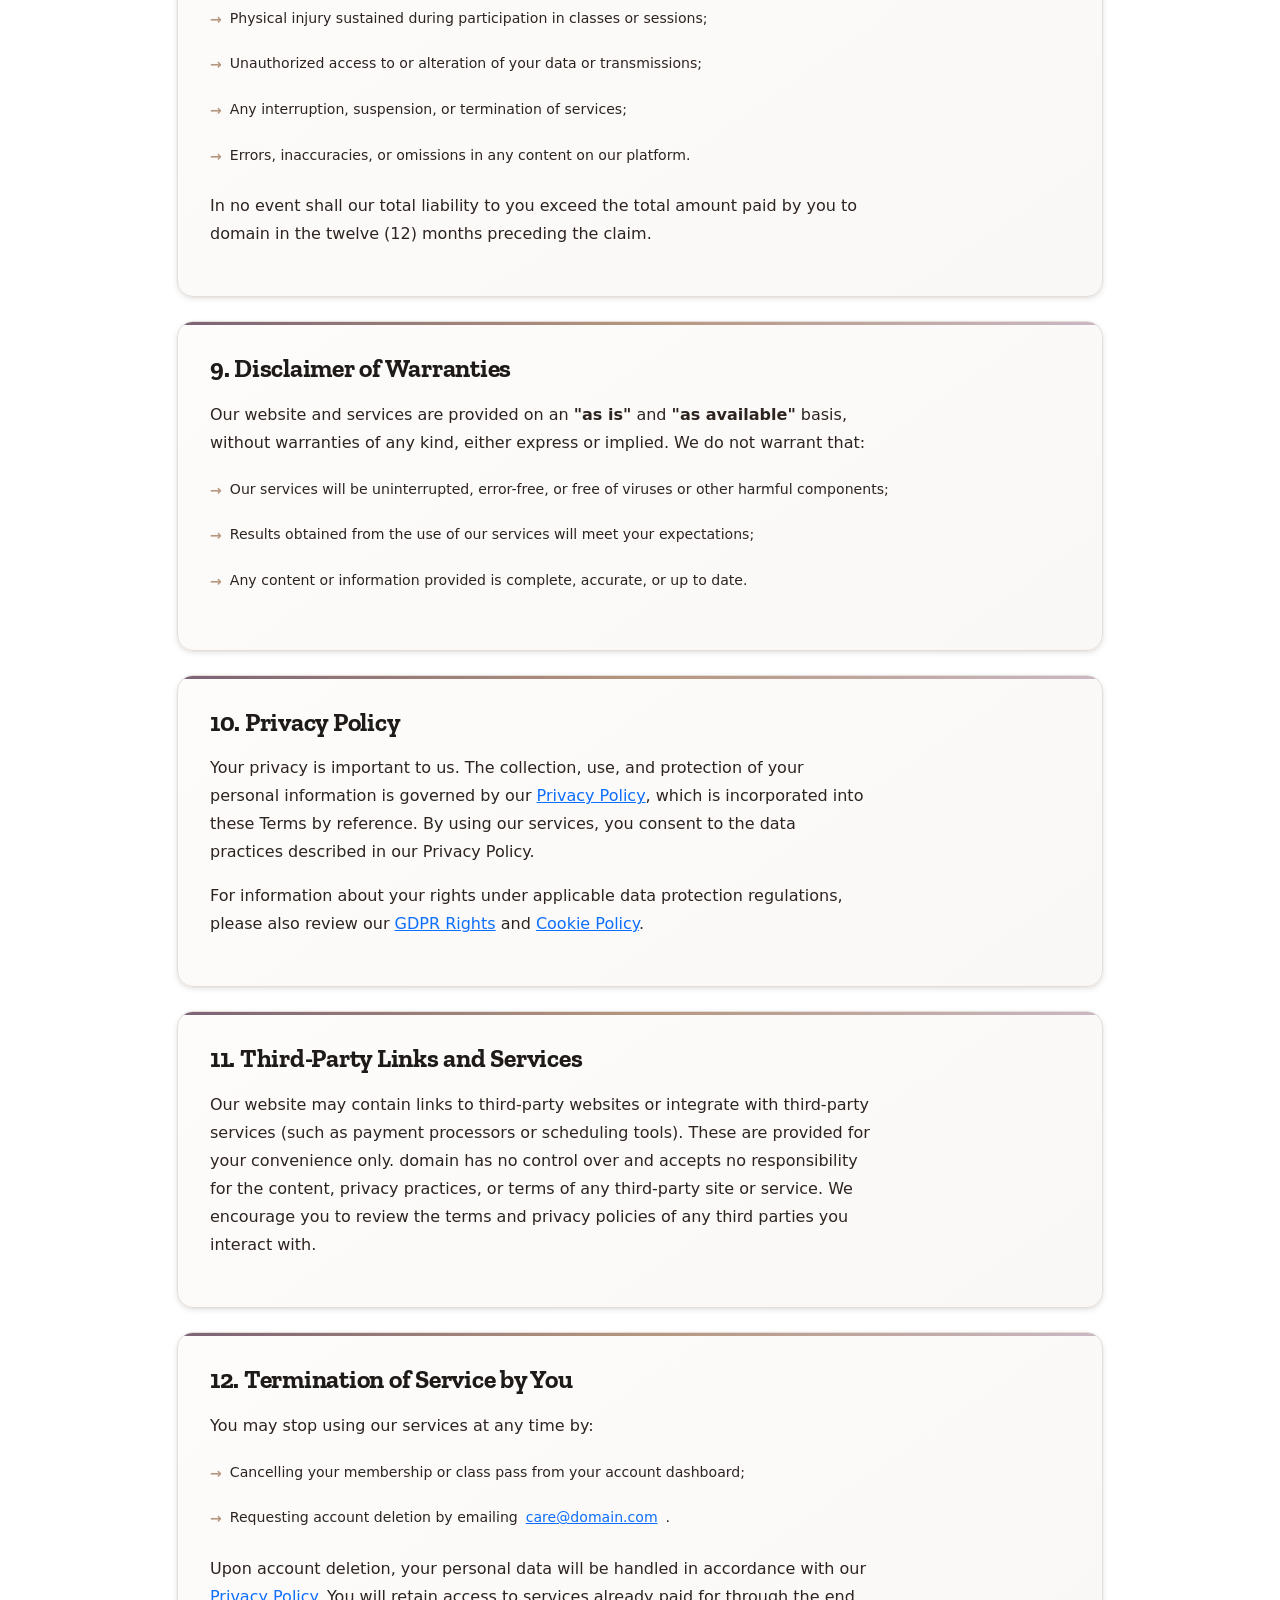
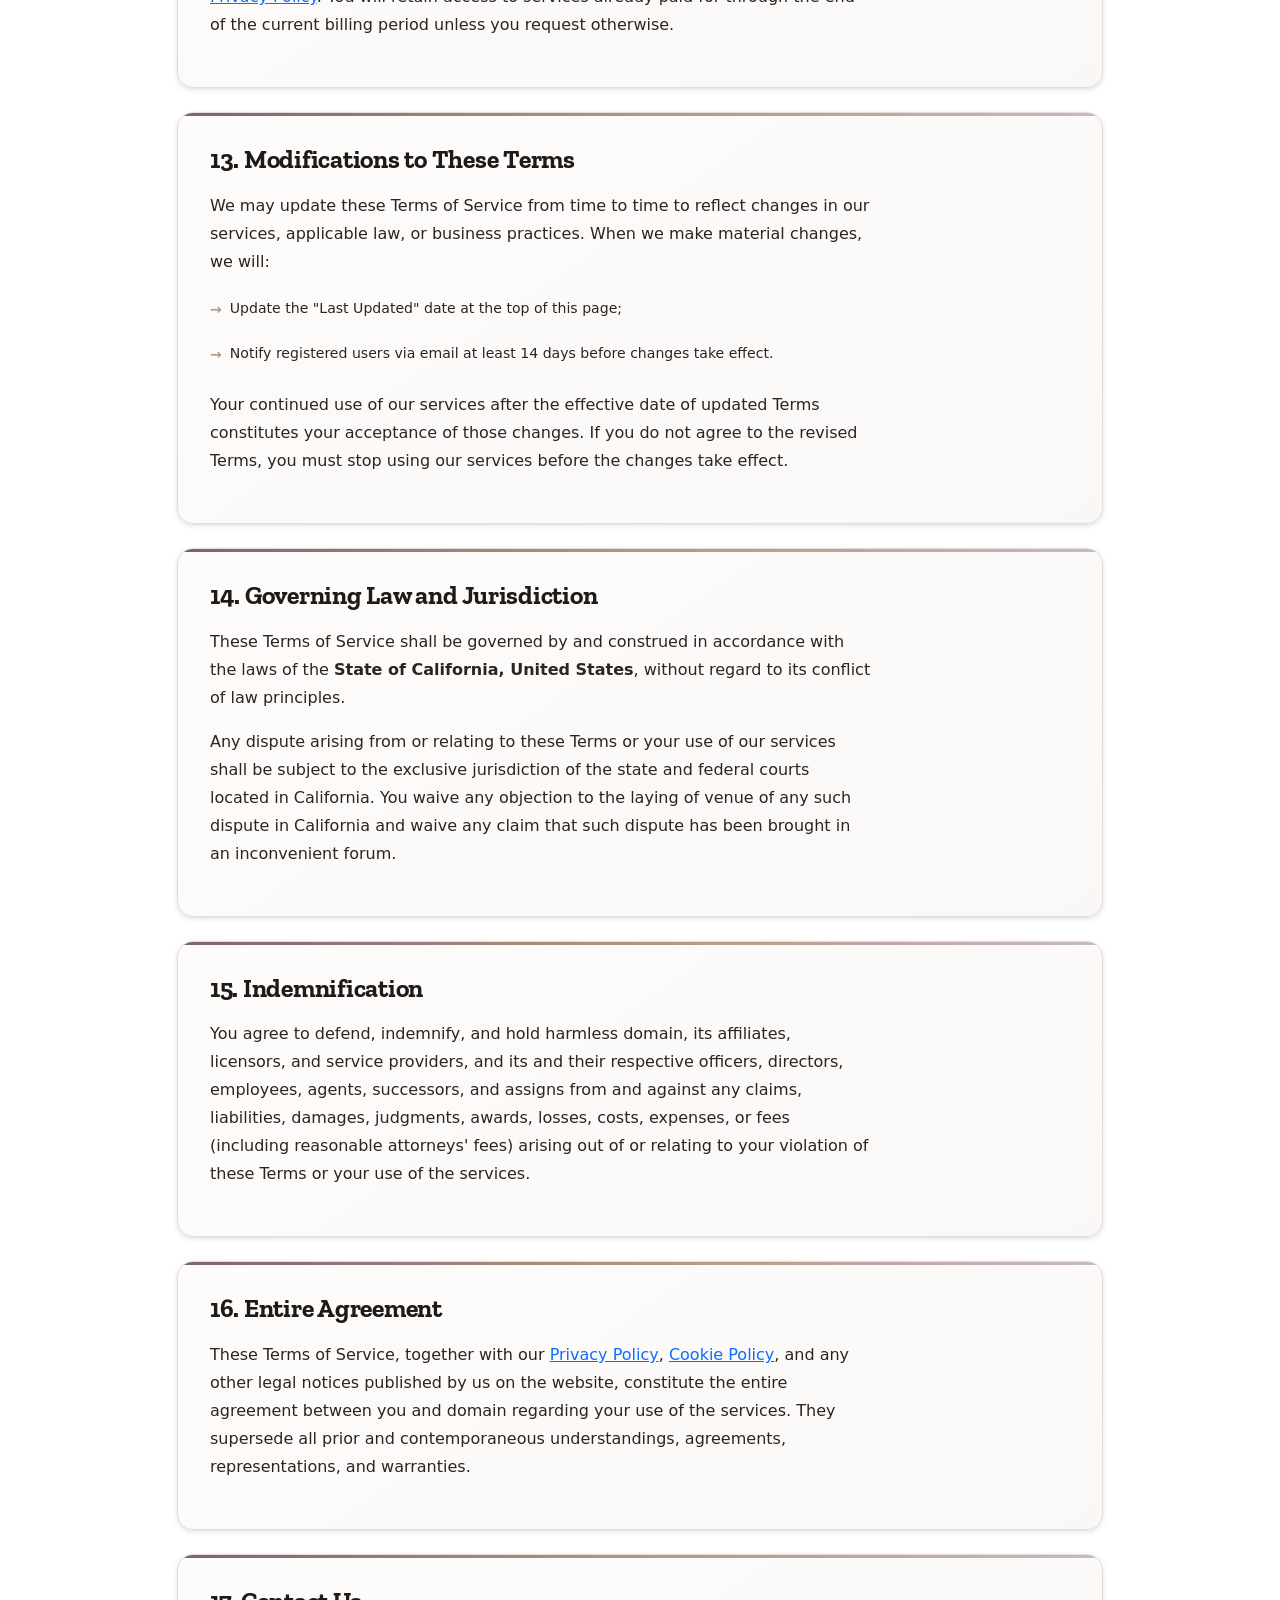
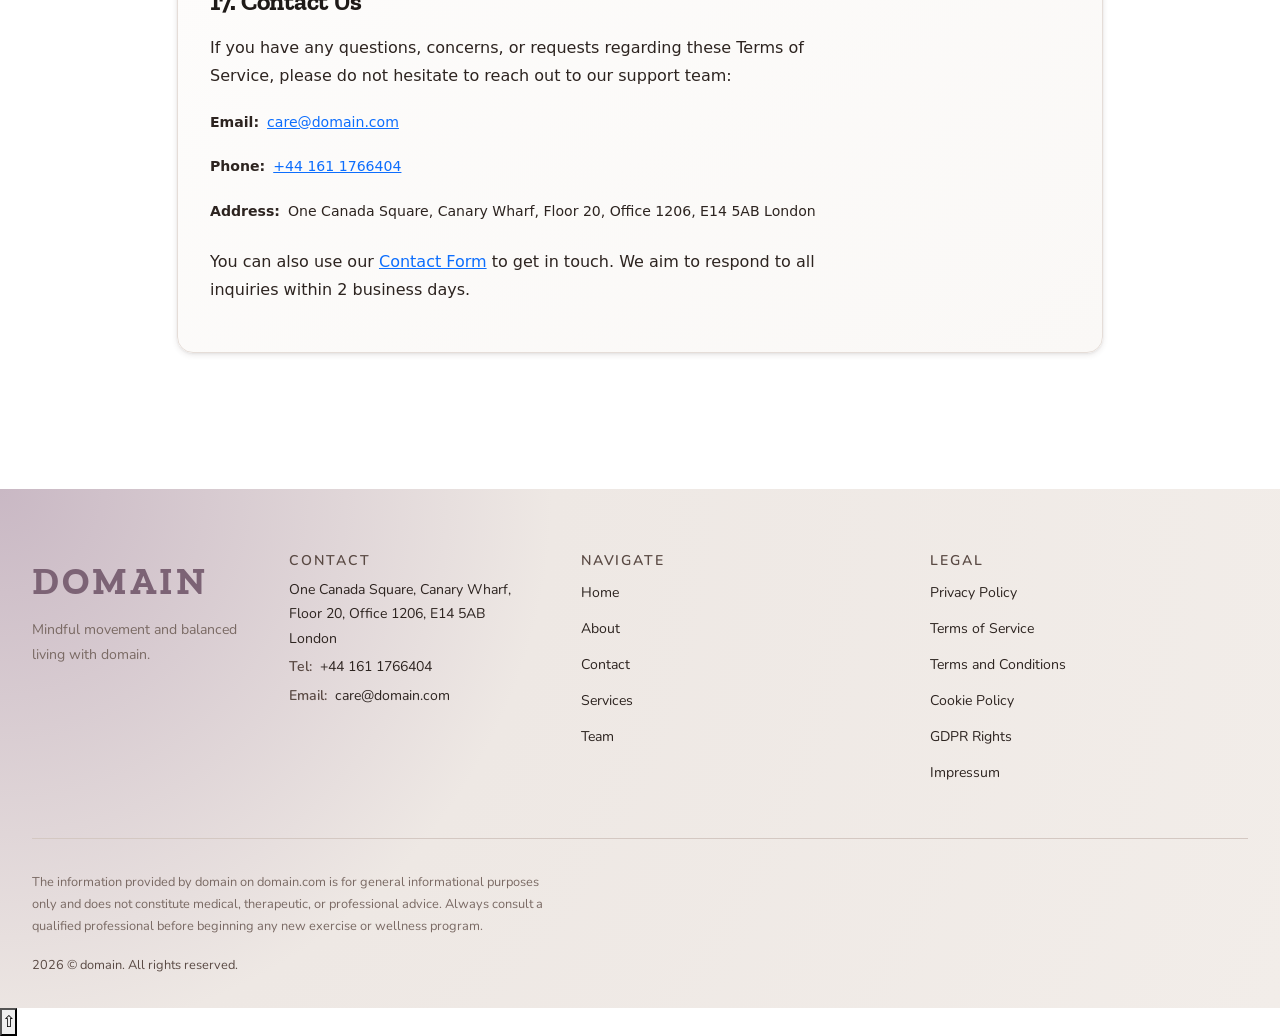
<file: terms_of_services.html>
<!DOCTYPE html><html lang="en"><head>
<script type="application/ld+json">
{
  "@context": "https://schema.org",
  "@graph": [
    {
      "@type": "Organization",
      "@id": "https://domain.com/#org",
      "name": "domain",
      "url": "https://domain.com",
      "email": "care@domain.com",
      "telephone": "+44 161 1766404",
      "address": {
        "@type": "PostalAddress",
        "streetAddress": "One Canada Square, Canary Wharf, Floor 20, Office 1206, E14 5AB London"
      },
      "contactPoint": {
        "@type": "ContactPoint",
        "contactType": "customer support",
        "email": "care@domain.com",
        "telephone": "+44 161 1766404"
      }
    },
    {
      "@type": "WebSite",
      "@id": "https://domain.com/#website",
      "url": "https://domain.com",
      "name": "domain",
      "publisher": {
        "@id": "https://domain.com/#org"
      }
    },
    {
      "@type": "WebPage",
      "@id": "https://domain.com/terms_of_services.html#webpage",
      "url": "https://domain.com/terms_of_services.html",
      "name": "Terms of Service | domain",
      "isPartOf": {
        "@id": "https://domain.com/#website"
      },
      "about": {
        "@id": "https://domain.com/#org"
      },
      "inLanguage": "en",
      "description": "Read the Terms of Service for domain. Understand your rights, responsibilities, payment terms, and how we handle your account.",
      "mainEntity": {
        "@type": "Service",
        "name": "Terms of Service | domain",
        "provider": {
          "@id": "https://domain.com/#org"
        }
      }
    },
    {
      "@type": "BreadcrumbList",
      "@id": "https://domain.com/terms_of_services.html#breadcrumbs",
      "itemListElement": [
        {
          "@type": "ListItem",
          "position": 1,
          "name": "Home",
          "item": "https://domain.com"
        },
        {
          "@type": "ListItem",
          "position": 2,
          "name": "Terms Of Services.Html",
          "item": "https://domain.com/terms_of_services.html"
        }
      ]
    }
  ]
}
</script>
  <meta charset="UTF-8">
  <meta name="viewport" content="width=device-width, initial-scale=1.0">
  <title>Terms of Service | domain</title>
  <meta name="description" content="Read the Terms of Service for domain. Understand your rights, responsibilities, payment terms, and how we handle your account.">
  <meta name="robots" content="noindex, follow">
  <link rel="canonical" href="https://domain.com/terms_of_services.html">
  <meta property="og:type" content="website">
  <meta property="og:title" content="Terms of Service | domain">
  <meta property="og:description" content="Read the Terms of Service for domain. Understand your rights, responsibilities, payment terms, and how we handle your account.">
  <meta property="og:url" content="https://domain.com/terms_of_services.html">
  <meta property="og:site_name" content="domain">
  <link rel="stylesheet" href="style.css">
  <link rel="icon" type="image/png" href="/favicon.png">
  <link rel="apple-touch-icon" href="/apple-touch-icon.png">
   <link rel="stylesheet" href="https://cdn.jsdelivr.net/npm/bootstrap@5.3.3/dist/css/bootstrap.min.css" integrity="sha384-QWTKZyjpPEjISv5WaRU9OFeRpok6YctnYmDr5pNlyT2bRjXh0JMhjY6hW+ALEwIH" crossorigin="anonymous">
  <link rel="stylesheet" href="https://unpkg.com/aos@2.3.4/dist/aos.css">
<link rel="stylesheet" href="./header-footer.css">
<link rel="stylesheet" href="./consent.css">
<script src="./consent.js"></script>
</head>
 <body>
<header class="dr-header" data-dr-variant="v1">
  <div class="dr-header-inner">
    <a class="dr-logo" href="./index.html" aria-label="domain">domain</a>

    <nav class="dr-nav" aria-label="Primary navigation">
      <ul class="dr-nav-list">
        <li class="dr-nav-item"><a class="dr-nav-link" href="./index.html">Home</a></li><li class="dr-nav-item"><a class="dr-nav-link" href="./about.html">About</a></li><li class="dr-nav-item"><a class="dr-nav-link" href="./contact.html">Contact</a></li><li class="dr-nav-item"><a class="dr-nav-link" href="./services.html">Services</a></li><li class="dr-nav-item"><a class="dr-nav-link" href="./team.html">Team</a></li>
      </ul>
    </nav>

    <button class="dr-burger" type="button" aria-label="Toggle menu" aria-expanded="false" aria-controls="dr-mobile-menu">
      <span></span><span></span><span></span>
    </button>
  </div>
</header>
<nav class="dr-mobile-menu" id="dr-mobile-menu" aria-label="Mobile navigation">
  <ul class="dr-mobile-nav-list">
    <li class="dr-nav-item"><a class="dr-nav-link" href="./index.html">Home</a></li><li class="dr-nav-item"><a class="dr-nav-link" href="./about.html">About</a></li><li class="dr-nav-item"><a class="dr-nav-link" href="./contact.html">Contact</a></li><li class="dr-nav-item"><a class="dr-nav-link" href="./services.html">Services</a></li><li class="dr-nav-item"><a class="dr-nav-link" href="./team.html">Team</a></li>
  </ul>
</nav>

  <main id="main-content">
   <section class="l-section l-section--hero py-4 py-md-5" aria-labelledby="tos-heading">
    <div class="container">
     <nav aria-label="breadcrumb">
      <ol class="breadcrumb">
       <li class="breadcrumb-item"><a href="/">Home</a></li>
       <li class="breadcrumb-item active" aria-current="page">Terms of Service</li>
      </ol>
     </nav>
     <div class="row justify-content-center">
      <div class="col-12 col-lg-10">
       <h1 id="tos-heading" class="c-heading c-heading--h1" data-aos="fade-up">Terms of Service</h1>
       <p class="c-text--lead" data-aos="fade-up" data-aos-delay="100">Please read these Terms of Service carefully before using domain's website or enrolling in any of our programs. By accessing our site or services, you agree to be bound by these terms.</p>
       <p class="c-text--meta" data-aos="fade-up" data-aos-delay="150"><!-- TODO: Last Updated --> <strong>Last Updated:</strong> <span id="last-updated-tos"></span></p>
      </div>
     </div>
    </div>
   </section>
   <section class="l-section py-4 py-md-5" aria-labelledby="tos-overview">
    <div class="container">
     <div class="row justify-content-center">
      <div class="col-12 col-lg-10">
       <div class="c-card mb-4" data-aos="fade-up">
        <h2 id="tos-overview" class="c-heading c-heading--h2">1. Overview of Services</h2>
        <p>domain ("Company", "we", "us", or "our") operates a pilates studio and related wellness services accessible via our website at <strong>domain.com</strong>. Our offerings include:</p>
        <ul class="c-list">
         <li>In-studio and virtual Pilates classes (mat and reformer)</li>
         <li>Private and semi-private training sessions</li>
         <li>Wellness workshops and specialty programs</li>
         <li>Membership and class pass subscriptions</li>
         <li>Online booking, scheduling, and account management</li>
        </ul>
        <p>These Terms govern your use of our website, online booking platform, and participation in our services. By registering an account, booking a session, or purchasing a membership, you confirm that you have read, understood, and agreed to these Terms in full.</p>
       </div>
       <div class="c-card mb-4" data-aos="fade-up">
        <h2 class="c-heading c-heading--h2">2. Eligibility and Account Registration</h2>
        <p>To access certain features of our services, you may be required to create an account. By registering, you represent and warrant that:</p>
        <ul class="c-list">
         <li>You are at least 18 years of age, or have parental or guardian consent if you are a minor;</li>
         <li>All registration information you provide is accurate, current, and complete;</li>
         <li>You will maintain and promptly update your account information as necessary;</li>
         <li>You are responsible for maintaining the confidentiality of your login credentials;</li>
         <li>You will notify us immediately at <a href="mailto:care@domain.com">care@domain.com</a> if you suspect any unauthorized use of your account.</li>
        </ul>
        <p>We reserve the right to refuse registration, suspend, or terminate accounts at our sole discretion, including for violations of these Terms.</p>
       </div>
       <div class="c-card mb-4" data-aos="fade-up">
        <h2 class="c-heading c-heading--h2">3. Acceptable Use</h2>
        <p>By using our website and services, you agree not to:</p>
        <ul class="c-list">
         <li>Use the platform for any unlawful, fraudulent, or harmful purpose;</li>
         <li>Attempt to gain unauthorized access to any part of our systems or accounts;</li>
         <li>Transmit spam, malware, or any malicious code;</li>
         <li>Impersonate any person or entity, or misrepresent your affiliation;</li>
         <li>Reproduce, distribute, or commercially exploit our content without prior written permission;</li>
         <li>Interfere with the operation of our website or services in any way;</li>
         <li>Collect personal data of other users without their consent.</li>
        </ul>
        <p>We reserve the right to investigate suspected violations and take appropriate legal or administrative action.</p>
       </div>
       <div class="c-card mb-4" data-aos="fade-up">
        <h2 class="c-heading c-heading--h2">4. Payments, Subscriptions, and Refunds</h2>
        <h3 class="c-heading c-heading--h3">4.1 Pricing</h3>
        <p>All prices for classes, memberships, and packages are listed in US Dollars (USD) and are subject to change. Updated pricing will be communicated via our website and to existing subscribers before taking effect.</p>
        <h3 class="c-heading c-heading--h3">4.2 Subscriptions</h3>
        <p>Membership subscriptions are billed on a recurring monthly or annual basis. By subscribing, you authorize domain to charge your selected payment method automatically at the start of each billing cycle. You may cancel your subscription at any time through your account settings or by contacting our support team at least 5 business days before your next billing date.</p>
        <h3 class="c-heading c-heading--h3">4.3 Class Passes</h3>
        <p>Prepaid class passes are non-transferable and are valid for the duration specified at the time of purchase. Unused sessions do not roll over beyond the expiration period unless otherwise stated.</p>
        <h3 class="c-heading c-heading--h3">4.4 Cancellation and Refunds</h3>
        <p>Cancellations made at least <strong>24 hours</strong> before a scheduled class will receive a full session credit returned to their account. Late cancellations or no-shows within 24 hours of the session may forfeit the class credit.</p>
        <p>Refund requests for memberships or packages will be evaluated on a case-by-case basis. We do not offer refunds for partially used class passes or subscription periods already in progress. To request a refund, please contact us at <a href="mailto:care@domain.com">care@domain.com</a> within 7 days of the charge.</p>
        <h3 class="c-heading c-heading--h3">4.5 Payment Security</h3>
        <p>All transactions are processed through secure, third-party payment processors. domain does not store full credit card information on our servers.</p>
       </div>
       <div class="c-card mb-4" data-aos="fade-up">
        <h2 class="c-heading c-heading--h2">5. Health and Safety Disclaimer</h2>
        <p>Participation in Pilates and physical fitness activities carries inherent risks. By enrolling in any of our programs, you acknowledge that:</p>
        <ul class="c-list">
         <li>You are physically capable of participating in the selected activities;</li>
         <li>You have consulted or will consult a qualified medical professional before beginning any fitness program if you have pre-existing health conditions;</li>
         <li>You assume full responsibility for any injury, loss, or damage arising from your participation;</li>
         <li>domain instructors are not licensed medical professionals and their guidance does not constitute medical advice.</li>
        </ul>
        <p>We may require you to complete a health intake form prior to your first session. Providing inaccurate information on such forms absolves us of any resulting liability.</p>
       </div>
       <div class="c-card mb-4" data-aos="fade-up">
        <h2 class="c-heading c-heading--h2">6. Intellectual Property</h2>
        <p>All content on this website — including text, graphics, logos, class materials, video recordings, and software — is the exclusive property of domain or its licensors and is protected by applicable intellectual property laws.</p>
        <p>You may not copy, reproduce, modify, distribute, transmit, display, perform, or create derivative works from any content without our prior written consent. Personal, non-commercial use for viewing purposes is permitted, provided you do not remove any copyright or proprietary notices.</p>
       </div>
       <div class="c-card mb-4" data-aos="fade-up">
        <h2 class="c-heading c-heading--h2">7. Account Suspension and Termination</h2>
        <p>We reserve the right to suspend or permanently terminate your account and access to our services, with or without prior notice, for reasons including but not limited to:</p>
        <ul class="c-list">
         <li>Violation of any provision of these Terms of Service;</li>
         <li>Engaging in disruptive, abusive, or threatening behavior toward staff or other clients;</li>
         <li>Providing false or misleading information during registration or health intake;</li>
         <li>Repeated non-payment or chargebacks without valid cause;</li>
         <li>Any activity that we reasonably believe may harm our business, users, or legal standing.</li>
        </ul>
        <p>Upon termination, your right to use our services ceases immediately. Any unused class credits or membership benefits at the time of termination for cause will be forfeited without refund. You may appeal termination decisions by contacting us at <a href="mailto:care@domain.com">care@domain.com</a>.</p>
       </div>
       <div class="c-card mb-4" data-aos="fade-up">
        <h2 class="c-heading c-heading--h2">8. Limitation of Liability</h2>
        <p>To the fullest extent permitted by applicable law, domain, its officers, directors, employees, agents, and partners shall not be liable for any indirect, incidental, special, consequential, or punitive damages arising from:</p>
        <ul class="c-list">
         <li>Your use of, or inability to use, our website or services;</li>
         <li>Physical injury sustained during participation in classes or sessions;</li>
         <li>Unauthorized access to or alteration of your data or transmissions;</li>
         <li>Any interruption, suspension, or termination of services;</li>
         <li>Errors, inaccuracies, or omissions in any content on our platform.</li>
        </ul>
        <p>In no event shall our total liability to you exceed the total amount paid by you to domain in the twelve (12) months preceding the claim.</p>
       </div>
       <div class="c-card mb-4" data-aos="fade-up">
        <h2 class="c-heading c-heading--h2">9. Disclaimer of Warranties</h2>
        <p>Our website and services are provided on an <strong>"as is"</strong> and <strong>"as available"</strong> basis, without warranties of any kind, either express or implied. We do not warrant that:</p>
        <ul class="c-list">
         <li>Our services will be uninterrupted, error-free, or free of viruses or other harmful components;</li>
         <li>Results obtained from the use of our services will meet your expectations;</li>
         <li>Any content or information provided is complete, accurate, or up to date.</li>
        </ul>
       </div>
       <div class="c-card mb-4" data-aos="fade-up">
        <h2 class="c-heading c-heading--h2">10. Privacy Policy</h2>
        <p>Your privacy is important to us. The collection, use, and protection of your personal information is governed by our <a href="privacy.html">Privacy Policy</a>, which is incorporated into these Terms by reference. By using our services, you consent to the data practices described in our Privacy Policy.</p>
        <p>For information about your rights under applicable data protection regulations, please also review our <a href="gdpr-rights.html">GDPR Rights</a> and <a href="cookie_policy.html">Cookie Policy</a>.</p>
       </div>
       <div class="c-card mb-4" data-aos="fade-up">
        <h2 class="c-heading c-heading--h2">11. Third-Party Links and Services</h2>
        <p>Our website may contain links to third-party websites or integrate with third-party services (such as payment processors or scheduling tools). These are provided for your convenience only. domain has no control over and accepts no responsibility for the content, privacy practices, or terms of any third-party site or service. We encourage you to review the terms and privacy policies of any third parties you interact with.</p>
       </div>
       <div class="c-card mb-4" data-aos="fade-up">
        <h2 class="c-heading c-heading--h2">12. Termination of Service by You</h2>
        <p>You may stop using our services at any time by:</p>
        <ul class="c-list">
         <li>Cancelling your membership or class pass from your account dashboard;</li>
         <li>Requesting account deletion by emailing <a href="mailto:care@domain.com">care@domain.com</a>.</li>
        </ul>
        <p>Upon account deletion, your personal data will be handled in accordance with our <a href="privacy.html">Privacy Policy</a>. You will retain access to services already paid for through the end of the current billing period unless you request otherwise.</p>
       </div>
       <div class="c-card mb-4" data-aos="fade-up">
        <h2 class="c-heading c-heading--h2">13. Modifications to These Terms</h2>
        <p>We may update these Terms of Service from time to time to reflect changes in our services, applicable law, or business practices. When we make material changes, we will:</p>
        <ul class="c-list">
         <li>Update the "Last Updated" date at the top of this page;</li>
         <li>Notify registered users via email at least 14 days before changes take effect.</li>
        </ul>
        <p>Your continued use of our services after the effective date of updated Terms constitutes your acceptance of those changes. If you do not agree to the revised Terms, you must stop using our services before the changes take effect.</p>
       </div>
       <div class="c-card mb-4" data-aos="fade-up">
        <h2 class="c-heading c-heading--h2">14. Governing Law and Jurisdiction</h2>
        <p>These Terms of Service shall be governed by and construed in accordance with the laws of the <strong>State of California, United States</strong>, without regard to its conflict of law principles.</p>
        <p>Any dispute arising from or relating to these Terms or your use of our services shall be subject to the exclusive jurisdiction of the state and federal courts located in California. You waive any objection to the laying of venue of any such dispute in California and waive any claim that such dispute has been brought in an inconvenient forum.</p>
       </div>
       <div class="c-card mb-4" data-aos="fade-up">
        <h2 class="c-heading c-heading--h2">15. Indemnification</h2>
        <p>You agree to defend, indemnify, and hold harmless domain, its affiliates, licensors, and service providers, and its and their respective officers, directors, employees, agents, successors, and assigns from and against any claims, liabilities, damages, judgments, awards, losses, costs, expenses, or fees (including reasonable attorneys' fees) arising out of or relating to your violation of these Terms or your use of the services.</p>
       </div>
       <div class="c-card mb-4" data-aos="fade-up">
        <h2 class="c-heading c-heading--h2">16. Entire Agreement</h2>
        <p>These Terms of Service, together with our <a href="privacy.html">Privacy Policy</a>, <a href="cookie_policy.html">Cookie Policy</a>, and any other legal notices published by us on the website, constitute the entire agreement between you and domain regarding your use of the services. They supersede all prior and contemporaneous understandings, agreements, representations, and warranties.</p>
       </div>
       <div class="c-card mb-4" data-aos="fade-up">
        <h2 class="c-heading c-heading--h2">17. Contact Us</h2>
        <p>If you have any questions, concerns, or requests regarding these Terms of Service, please do not hesitate to reach out to our support team:</p>
        <ul class="c-list c-list--contact">
         <li><strong>Email:</strong> <a href="mailto:care@domain.com">care@domain.com</a></li>
         <li><strong>Phone:</strong> <a href="tel:+44 161 1766404">+44 161 1766404</a></li>
         <li><strong>Address:</strong> One Canada Square, Canary Wharf, Floor 20, Office 1206, E14 5AB London</li>
        </ul>
        <p>You can also use our <a href="contact.html">Contact Form</a> to get in touch. We aim to respond to all inquiries within 2 business days.</p>
       </div>
      </div>
     </div>
    </div>
   </section>
  </main>
  <footer class="dr-footer" aria-label="Site footer">
  <div class="dr-footer-inner">
    <div class="dr-footer-top">
      <div class="dr-footer-brand-contact">
        <div class="dr-footer-brand">
          <div class="dr-footer-logo" aria-label="domain">domain</div>
          <p class="dr-footer-tagline">Mindful movement and balanced living with domain.</p>
        </div>
        <div class="dr-footer-contact" aria-label="Contact details">
          <h2 class="dr-footer-heading">Contact</h2>
          <p class="dr-footer-contact-item dr-footer-contact-address">One Canada Square, Canary Wharf, Floor 20, Office 1206, E14 5AB London</p>
          <p class="dr-footer-contact-item dr-footer-contact-phone"><span>Tel:</span> <a href="tel:+44 161 1766404">+44 161 1766404</a></p>
          <p class="dr-footer-contact-item dr-footer-contact-email"><span>Email:</span> <a href="mailto:care@domain.com">care@domain.com</a></p>
        </div>
      </div>
      <div class="dr-footer-links">
        <nav class="dr-footer-nav" aria-label="Footer navigation">
          <h2 class="dr-footer-heading">Navigate</h2>
          <ul class="dr-footer-nav-list">
            <li class="dr-footer-nav-item"><a href="./index.html">Home</a></li>
            <li class="dr-footer-nav-item"><a href="./about.html">About</a></li>
            <li class="dr-footer-nav-item"><a href="./contact.html">Contact</a></li>
            <li class="dr-footer-nav-item"><a href="./services.html">Services</a></li>
            <li class="dr-footer-nav-item"><a href="./team.html">Team</a></li>
          </ul>
        </nav>
        <nav class="dr-footer-legal" aria-label="Legal links">
          <h2 class="dr-footer-heading">Legal</h2>
          <ul class="dr-footer-legal-list">
            <li class="dr-footer-legal-item"><a href="./privacy.html">Privacy Policy</a></li>
            <li class="dr-footer-legal-item"><a href="./terms_of_services.html">Terms of Service</a></li>
            <li class="dr-footer-legal-item"><a href="./terms_and_conditions.html">Terms and Conditions</a></li>
            <li class="dr-footer-legal-item"><a href="./cookie_policy.html">Cookie Policy</a></li>
            <li class="dr-footer-legal-item"><a href="./gdpr-rights.html">GDPR Rights</a></li>
            <li class="dr-footer-legal-item"><a href="./impressum.html">Impressum</a></li>
          </ul>
        </nav>
      </div>
    </div>
    <div class="dr-footer-bottom">
      <p class="dr-footer-disclaimer">The information provided by domain on domain.com is for general informational purposes only and does not constitute medical, therapeutic, or professional advice. Always consult a qualified professional before beginning any new exercise or wellness program.</p>
      <div class="dr-footer-meta-row">
        <p class="dr-footer-meta"><span class="dr-year"></span> © domain. All rights reserved.</p>
      </div>
    </div>
  </div>
</footer>
  
 
  
  

<script src="script.js" defer=""></script>
<script src="https://unpkg.com/aos@2.3.4/dist/aos.js"></script>
<script>
if (typeof AOS !== "undefined" && !window.__AOS_INITIALIZED__) {
  AOS.init({ once: true, duration: 700, easing: "ease-out-cubic" });
  window.__AOS_INITIALIZED__ = true;
}
</script>
<script src="./header-footer.js"></script>
</body></html>
</file>
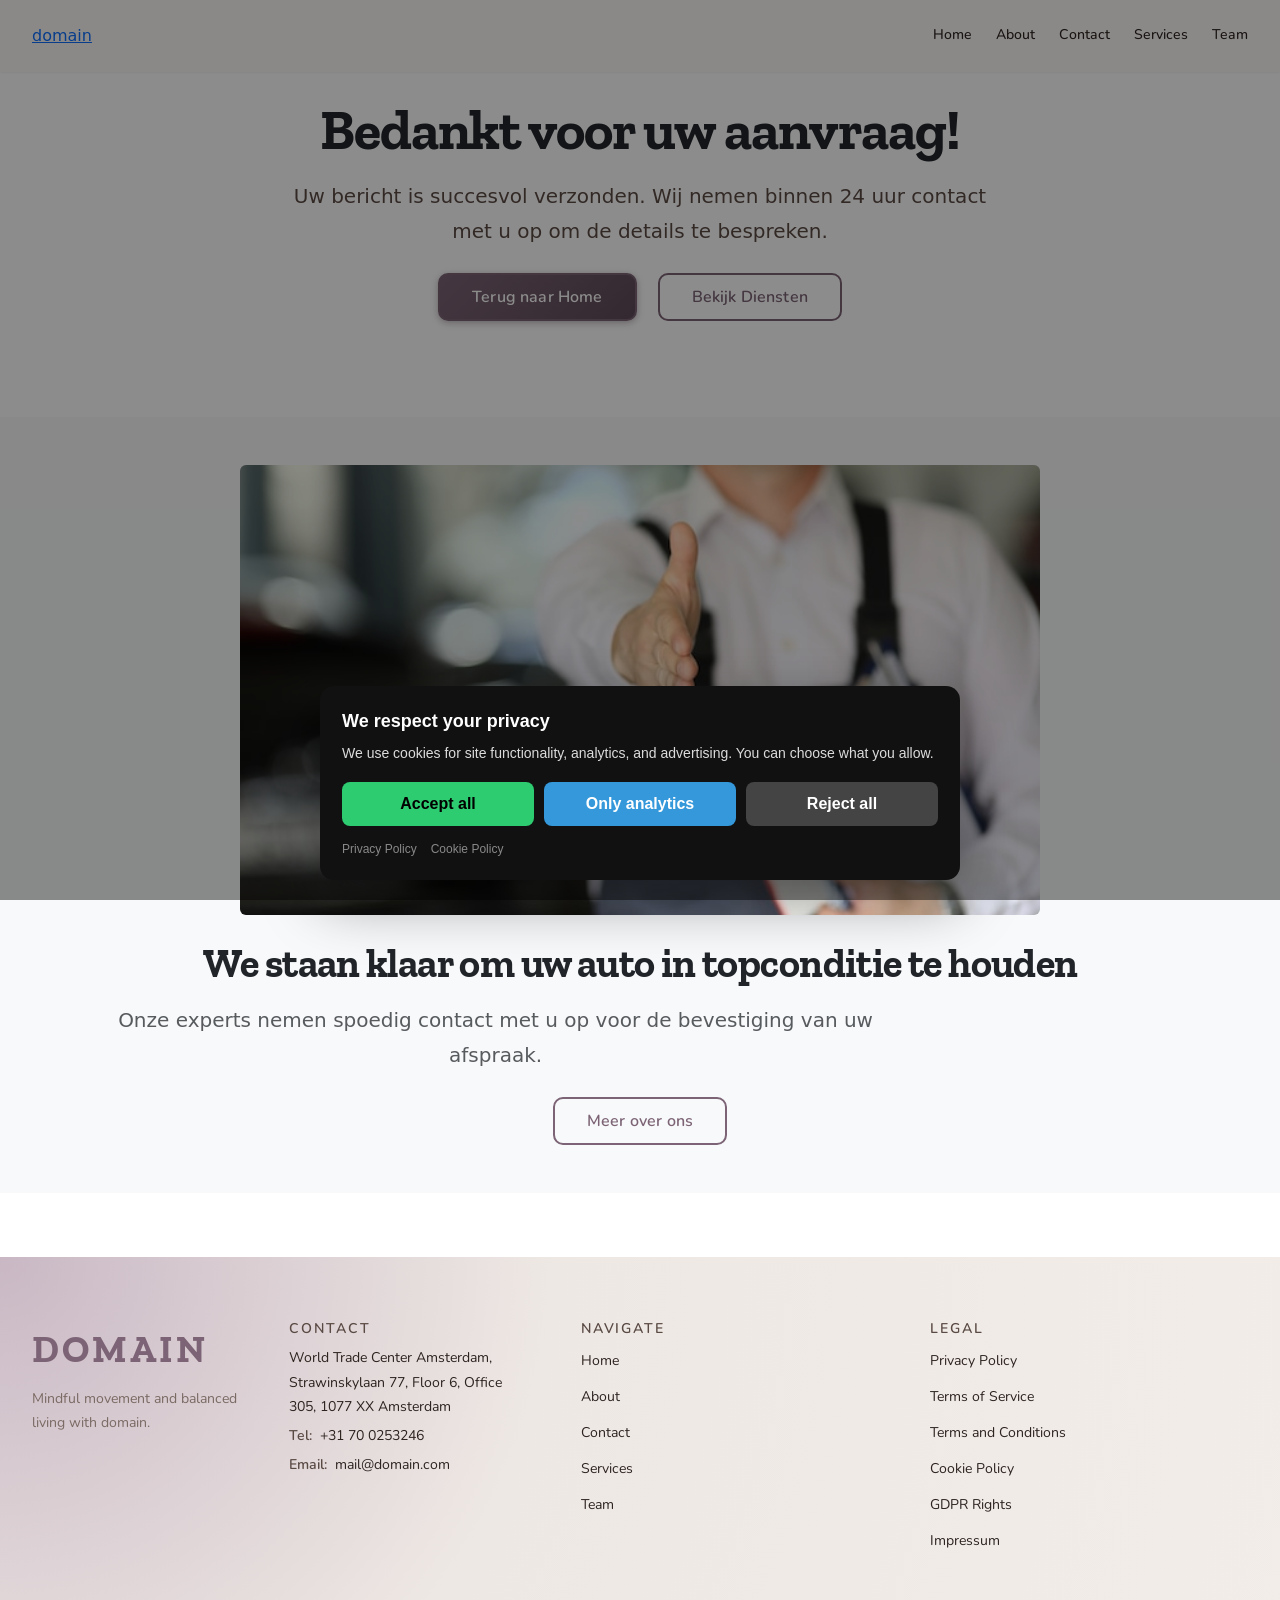
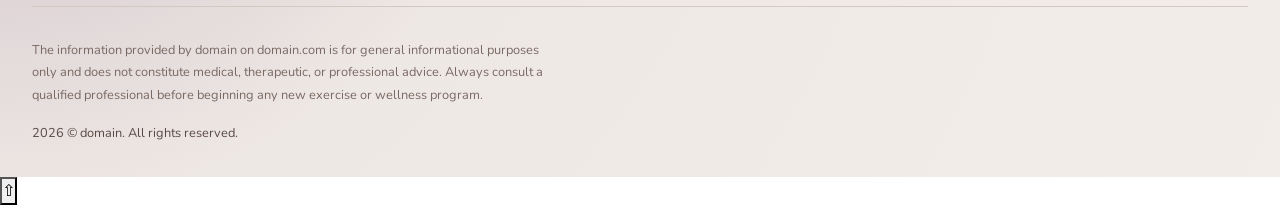
<file: thank_you.html>
<!DOCTYPE html><html lang="nl"><head>
<script type="application/ld+json">
{
  "@context": "https://schema.org",
  "@graph": [
    {
      "@type": "Organization",
      "@id": "https://domain.com/#org",
      "name": "domain",
      "url": "https://domain.com",
      "email": "mail@domain.com",
      "telephone": "+31 70 0253246",
      "address": {
        "@type": "PostalAddress",
        "streetAddress": "World Trade Center Amsterdam, Strawinskylaan 77, Floor 6, Office 305, 1077 XX Amsterdam"
      },
      "contactPoint": {
        "@type": "ContactPoint",
        "contactType": "customer support",
        "email": "mail@domain.com",
        "telephone": "+31 70 0253246"
      }
    },
    {
      "@type": "WebSite",
      "@id": "https://domain.com/#website",
      "url": "https://domain.com",
      "name": "domain",
      "publisher": {
        "@id": "https://domain.com/#org"
      }
    },
    {
      "@type": "WebPage",
      "@id": "https://domain.com/thank_you.html#webpage",
      "url": "https://domain.com/thank_you.html",
      "name": "domain",
      "isPartOf": {
        "@id": "https://domain.com/#website"
      },
      "about": {
        "@id": "https://domain.com/#org"
      },
      "inLanguage": "nl"
    },
    {
      "@type": "BreadcrumbList",
      "@id": "https://domain.com/thank_you.html#breadcrumbs",
      "itemListElement": [
        {
          "@type": "ListItem",
          "position": 1,
          "name": "Home",
          "item": "https://domain.com"
        },
        {
          "@type": "ListItem",
          "position": 2,
          "name": "Thank You.Html",
          "item": "https://domain.com/thank_you.html"
        }
      ]
    }
  ]
}
</script>
  <meta charset="UTF-8">
  <meta name="viewport" content="width=device-width, initial-scale=1.0">
  <link rel="stylesheet" href="style.css">
  <link rel="icon" type="image/png" href="/favicon.png">
  <link rel="apple-touch-icon" href="/apple-touch-icon.png">
   <link rel="stylesheet" href="https://cdn.jsdelivr.net/npm/bootstrap@5.3.3/dist/css/bootstrap.min.css" integrity="sha384-QWTKZyjpPEjISv5WaRU9OFeRpok6YctnYmDr5pNlyT2bRjXh0JMhjY6hW+ALEwIH" crossorigin="anonymous">
  <link rel="stylesheet" href="https://unpkg.com/aos@2.3.4/dist/aos.css">
<link rel="stylesheet" href="./header-footer.css">
<link rel="stylesheet" href="./consent.css">
<script src="./consent.js"></script>
</head>
 <body>
<header class="dr-header" data-dr-variant="v1">
  <div class="dr-header-inner">
    <a class="dr-logo" href="./index.html" aria-label="domain">domain</a>

    <nav class="dr-nav" aria-label="Primary navigation">
      <ul class="dr-nav-list">
        <li class="dr-nav-item"><a class="dr-nav-link" href="./index.html">Home</a></li><li class="dr-nav-item"><a class="dr-nav-link" href="./about.html">About</a></li><li class="dr-nav-item"><a class="dr-nav-link" href="./contact.html">Contact</a></li><li class="dr-nav-item"><a class="dr-nav-link" href="./services.html">Services</a></li><li class="dr-nav-item"><a class="dr-nav-link" href="./team.html">Team</a></li>
      </ul>
    </nav>

    <button class="dr-burger" type="button" aria-label="Toggle menu" aria-expanded="false" aria-controls="dr-mobile-menu">
      <span></span><span></span><span></span>
    </button>
  </div>
</header>
<nav class="dr-mobile-menu" id="dr-mobile-menu" aria-label="Mobile navigation">
  <ul class="dr-mobile-nav-list">
    <li class="dr-nav-item"><a class="dr-nav-link" href="./index.html">Home</a></li><li class="dr-nav-item"><a class="dr-nav-link" href="./about.html">About</a></li><li class="dr-nav-item"><a class="dr-nav-link" href="./contact.html">Contact</a></li><li class="dr-nav-item"><a class="dr-nav-link" href="./services.html">Services</a></li><li class="dr-nav-item"><a class="dr-nav-link" href="./team.html">Team</a></li>
  </ul>
</nav>

  <main>
   <section class="hero-section py-5 text-center" data-aos="fade-up">
    <div class="container py-md-5">
     <div class="row justify-content-center">
      <div class="col-12 col-lg-8">
       <h1 class="display-4 fw-bold mb-3">Bedankt voor uw aanvraag!</h1>
       <p class="lead mb-4">Uw bericht is succesvol verzonden. Wij nemen binnen 24 uur contact met u op om de details te bespreken.</p>
       <a href="index.html" class="c-button c-button--primary c-button--large me-sm-3">Terug naar Home</a> <a href="services.html" class="c-button c-button--secondary c-button--large mt-3 mt-sm-0">Bekijk Diensten</a>
      </div>
     </div>
    </div>
   </section>
   <section class="py-4 py-md-5 bg-light" data-aos="fade-up">
    <div class="container text-center">
     <div class="ratio ratio-16x9 mb-4" style="max-width:800px;margin:auto;">
      <img src="img/9833.jpg" alt="Bedankt voor uw aanvraag bij AutoService Premium" class="img-fluid rounded" loading="lazy" width="800" height="450" style="object-fit:cover">
     </div>
     <h2 class="display-6 fw-bold mb-3">We staan klaar om uw auto in topconditie te houden</h2>
     <p class="lead text-muted mb-4">Onze experts nemen spoedig contact met u op voor de bevestiging van uw afspraak.</p>
     <a href="about.html" class="c-button c-button--outline">Meer over ons</a>
    </div>
   </section>
  </main>
  <footer class="dr-footer" aria-label="Site footer">
  <div class="dr-footer-inner">
    <div class="dr-footer-top">
      <div class="dr-footer-brand-contact">
        <div class="dr-footer-brand">
          <div class="dr-footer-logo" aria-label="domain">domain</div>
          <p class="dr-footer-tagline">Mindful movement and balanced living with domain.</p>
        </div>
        <div class="dr-footer-contact" aria-label="Contact details">
          <h2 class="dr-footer-heading">Contact</h2>
          <p class="dr-footer-contact-item dr-footer-contact-address">World Trade Center Amsterdam, Strawinskylaan 77, Floor 6, Office 305, 1077 XX Amsterdam</p>
          <p class="dr-footer-contact-item dr-footer-contact-phone"><span>Tel:</span> <a href="tel:+31 70 0253246">+31 70 0253246</a></p>
          <p class="dr-footer-contact-item dr-footer-contact-email"><span>Email:</span> <a href="mailto:mail@domain.com">mail@domain.com</a></p>
        </div>
      </div>
      <div class="dr-footer-links">
        <nav class="dr-footer-nav" aria-label="Footer navigation">
          <h2 class="dr-footer-heading">Navigate</h2>
          <ul class="dr-footer-nav-list">
            <li class="dr-footer-nav-item"><a href="./index.html">Home</a></li>
            <li class="dr-footer-nav-item"><a href="./about.html">About</a></li>
            <li class="dr-footer-nav-item"><a href="./contact.html">Contact</a></li>
            <li class="dr-footer-nav-item"><a href="./services.html">Services</a></li>
            <li class="dr-footer-nav-item"><a href="./team.html">Team</a></li>
          </ul>
        </nav>
        <nav class="dr-footer-legal" aria-label="Legal links">
          <h2 class="dr-footer-heading">Legal</h2>
          <ul class="dr-footer-legal-list">
            <li class="dr-footer-legal-item"><a href="./privacy.html">Privacy Policy</a></li>
            <li class="dr-footer-legal-item"><a href="./terms_of_services.html">Terms of Service</a></li>
            <li class="dr-footer-legal-item"><a href="./terms_and_conditions.html">Terms and Conditions</a></li>
            <li class="dr-footer-legal-item"><a href="./cookie_policy.html">Cookie Policy</a></li>
            <li class="dr-footer-legal-item"><a href="./gdpr-rights.html">GDPR Rights</a></li>
            <li class="dr-footer-legal-item"><a href="./impressum.html">Impressum</a></li>
          </ul>
        </nav>
      </div>
    </div>
    <div class="dr-footer-bottom">
      <p class="dr-footer-disclaimer">The information provided by domain on domain.com is for general informational purposes only and does not constitute medical, therapeutic, or professional advice. Always consult a qualified professional before beginning any new exercise or wellness program.</p>
      <div class="dr-footer-meta-row">
        <p class="dr-footer-meta"><span class="dr-year"></span> © domain. All rights reserved.</p>
      </div>
    </div>
  </div>
</footer>
  
 
  
  

<script src="script.js" defer=""></script>
<script src="https://unpkg.com/aos@2.3.4/dist/aos.js"></script>
<script>
if (typeof AOS !== "undefined" && !window.__AOS_INITIALIZED__) {
  AOS.init({ once: true, duration: 700, easing: "ease-out-cubic" });
  window.__AOS_INITIALIZED__ = true;
}
</script>
<script src="./header-footer.js"></script>
</body></html>
</file>
<file: style.css>
@import url('https://fonts.googleapis.com/css2?family=Zilla+Slab:wght@400;500;600;700&family=Nunito:wght@400;500;600;700&display=swap');

:root {
  --color-primary: #7c6375;
  --color-primary-hover: #5e4a57;
  --color-secondary: #c9b8c4;
  --color-accent: #b5967e;
  --color-accent-hover: #9a7d67;
  --color-bg: #f7f4f1;
  --color-bg-alt: #eee8e4;
  --color-surface: #faf8f6;
  --color-surface-alt: #f0ebe6;
  --color-neutral-50: #faf8f6;
  --color-neutral-100: #f2ede9;
  --color-neutral-200: #e5ddd8;
  --color-neutral-300: #cfc4be;
  --color-neutral-400: #b0a09a;
  --color-neutral-700: #4a3f3a;
  --color-neutral-800: #352e2a;
  --color-neutral-900: #1e1a18;
  --color-text: #2d2420;
  --color-text-muted: #5a4a44;
  --color-text-light: #7a6a64;
  --color-success: #2d7a52;
  --color-error: #b52a1c;
  --color-warning: #9a7d67;
  --color-border: #d4c8c2;
  --color-white: #fdfcfb;

  --font-primary: "Zilla Slab", "Rockwell", "Courier New", serif;
  --font-secondary: "Nunito", "Trebuchet MS", system-ui, sans-serif;
  --font-family-sans: "Nunito", -apple-system, BlinkMacSystemFont, "Segoe UI", Roboto, sans-serif;
  --font-family-mono: "Monaco", "Courier New", monospace;

  --font-size-xs: clamp(0.75rem, 1vw, 0.875rem);
  --font-size-sm: clamp(0.875rem, 1.1vw, 1rem);
  --font-size-base: clamp(1rem, 1.2vw, 1.125rem);
  --font-size-lg: clamp(1.125rem, 1.4vw, 1.5rem);
  --font-size-xl: clamp(1.5rem, 2vw, 2rem);
  --font-size-2xl: clamp(2rem, 3vw, 2.75rem);
  --font-size-3xl: clamp(2.5rem, 4vw, 3.5rem);

  --font-weight-regular: 400;
  --font-weight-medium: 500;
  --font-weight-semibold: 600;
  --font-weight-bold: 700;

  --line-height-tight: 1.2;
  --line-height-base: 1.55;
  --line-height-relaxed: 1.75;

  --space-xs: 0.25rem;
  --space-sm: 0.5rem;
  --space-md: 1rem;
  --space-lg: 1.5rem;
  --space-xl: 2rem;
  --space-2xl: 3rem;
  --space-3xl: 4rem;
  --space-4xl: 6rem;

  --container-max-w: 1280px;
  --container-padding: clamp(1rem, 5vw, 2rem);
  --header-h: 72px;
  --nav-h: 72px;
  --logo-w: 180px;
  --logo-h: 48px;

  --z-dropdown: 100;
  --z-modal: 1000;
  --z-nav: 999;
  --z-overlay: 998;

  --transition-fast: 150ms cubic-bezier(0.4, 0, 0.2, 1);
  --transition-base: 220ms cubic-bezier(0.4, 0, 0.2, 1);
  --transition-slow: 350ms cubic-bezier(0.4, 0, 0.2, 1);

  --shadow-sm: 0 1px 2px rgba(44, 26, 20, 0.06);
  --shadow-base: 0 2px 6px rgba(44, 26, 20, 0.09), 0 1px 3px rgba(44, 26, 20, 0.07);
  --shadow-lg: 0 10px 24px -4px rgba(44, 26, 20, 0.13), 0 4px 8px -2px rgba(44, 26, 20, 0.08);
  --shadow-xl: 0 20px 40px -8px rgba(44, 26, 20, 0.16), 0 8px 16px -4px rgba(44, 26, 20, 0.1);
  --shadow-brass: 0 4px 18px rgba(181, 150, 126, 0.22), 0 1px 4px rgba(181, 150, 126, 0.14);

  --border-radius-sm: 0.25rem;
  --border-radius-md: 0.625rem;
  --border-radius-lg: 1rem;
  --border-radius-xl: 1.5rem;
  --border-radius-full: 9999px;

  --bp-xs: 480px;
  --bp-sm: 640px;
  --bp-md: 768px;
  --bp-lg: 1024px;
}

*,
*::before,
*::after {
  box-sizing: border-box;
  margin: 0;
  padding: 0;
}

html,
body {
  max-width: 100%;
  overflow-x: hidden;
}

html {
  font-size: 16px;
  scroll-behavior: smooth;
  -webkit-text-size-adjust: 100%;
}

body {
  font-family: var(--font-secondary);
  font-size: var(--font-size-base);
  font-weight: var(--font-weight-regular);
  line-height: var(--line-height-base);
  color: var(--color-text);
  background-color: var(--color-bg);
  -webkit-font-smoothing: antialiased;
  -moz-osx-font-smoothing: grayscale;
}

img,
svg,
video {
  max-width: 100%;
  height: auto;
  display: block;
}

.row {
  --bs-gutter-x: var(--space-lg);
}

.ratio {
  overflow: hidden;
}

[class="col"] {
  min-width: 0;
}

pre,
code,
table {
  max-width: 100%;
  overflow: auto;
}

a {
  color: var(--color-primary);
  text-decoration: none;
  transition: color var(--transition-fast);
}

a:hover {
  color: var(--color-primary-hover);
  text-decoration: underline;
}

a:focus-visible {
  outline: 3px solid var(--color-accent);
  outline-offset: 3px;
  border-radius: var(--border-radius-sm);
}

button:focus-visible,
input:focus-visible,
textarea:focus-visible,
select:focus-visible {
  outline: 3px solid var(--color-accent);
  outline-offset: 2px;
}

p {
  max-width: 65ch;
  line-height: var(--line-height-relaxed);
  color: var(--color-text);
}

h1,
h2,
h3,
h4,
h5,
h6 {
  font-family: var(--font-primary);
  font-weight: var(--font-weight-bold);
  line-height: var(--line-height-tight);
  color: var(--color-neutral-900);
  margin-top: var(--space-xl);
  margin-bottom: var(--space-md);
}

h1:first-child,
h2:first-child,
h3:first-child,
h4:first-child {
  margin-top: 0;
}

h1 {
  font-size: var(--font-size-3xl);
  font-weight: var(--font-weight-bold);
  letter-spacing: -0.02em;
}

h2 {
  font-size: var(--font-size-2xl);
  font-weight: var(--font-weight-bold);
  letter-spacing: -0.015em;
}

h3 {
  font-size: var(--font-size-xl);
  font-weight: var(--font-weight-semibold);
}

h4 {
  font-size: var(--font-size-lg);
  font-weight: var(--font-weight-semibold);
}

h5 {
  font-size: var(--font-size-base);
  font-weight: var(--font-weight-semibold);
}

h6 {
  font-size: var(--font-size-sm);
  font-weight: var(--font-weight-medium);
  text-transform: uppercase;
  letter-spacing: 0.06em;
}

ul,
ol {
  padding-left: var(--space-lg);
}

li {
  margin-bottom: var(--space-xs);
  line-height: var(--line-height-relaxed);
  color: var(--color-text);
}

blockquote {
  border-left: 4px solid var(--color-accent);
  padding: var(--space-md) var(--space-lg);
  background: var(--color-neutral-100);
  border-radius: 0 var(--border-radius-md) var(--border-radius-md) 0;
  font-style: italic;
  color: var(--color-text-muted);
  margin: var(--space-xl) 0;
}

hr {
  border: none;
  border-top: 1px solid var(--color-border);
  margin: var(--space-2xl) 0;
}

section[id] {
  scroll-margin-top: var(--nav-h);
}

.l-container {
  max-width: var(--container-max-w);
  margin-inline: auto;
  padding-inline: var(--container-padding);
  box-sizing: border-box;
}

.l-section {
  padding-block: var(--space-3xl);
}

.l-section--alt {
  background-color: var(--color-bg-alt);
}

.l-section--surface {
  background-color: var(--color-surface);
}

.l-section--dark {
  background-color: var(--color-neutral-900);
  color: var(--color-neutral-50);
}

.l-section--hero {
  background: linear-gradient(135deg, var(--color-bg) 0%, var(--color-neutral-100) 100%);
  border-bottom: 1px solid var(--color-border);
}

.l-grid {
  display: grid;
  grid-template-columns: repeat(auto-fit, minmax(300px, 1fr));
  gap: var(--space-lg);
}

.l-grid--2 {
  grid-template-columns: repeat(2, 1fr);
  gap: var(--space-lg);
}

.l-grid--3 {
  grid-template-columns: repeat(3, 1fr);
  gap: var(--space-lg);
}

.l-grid--4 {
  grid-template-columns: repeat(4, 1fr);
  gap: var(--space-lg);
}

.l-header {
  height: var(--header-h);
  position: sticky;
  top: 0;
  z-index: var(--z-nav);
  background-color: var(--color-white);
  box-shadow: var(--shadow-sm);
  display: flex;
  align-items: center;
  justify-content: space-between;
}

.l-footer {
  background-color: var(--color-neutral-900);
  color: var(--color-neutral-300);
  padding-block: var(--space-3xl);
  padding-inline: var(--container-padding);
}

.navbar {
  background-color: var(--color-white) !important;
  min-height: var(--header-h);
  box-shadow: var(--shadow-sm);
  border-bottom: 1px solid var(--color-border) !important;
  padding-block: 0;
}

.navbar .container {
  padding-inline: var(--container-padding);
}

.navbar-brand {
  font-family: var(--font-primary);
  font-size: clamp(1.15rem, 1.5vw, 1.4rem);
  font-weight: var(--font-weight-bold);
  color: var(--color-primary) !important;
  letter-spacing: -0.01em;
  max-width: var(--logo-w);
  padding-block: var(--space-sm);
  transition: color var(--transition-fast);
  display: flex;
  align-items: center;
  gap: var(--space-xs);
}

.navbar-brand:hover {
  color: var(--color-primary-hover) !important;
  text-decoration: none;
}

.navbar-brand span,
.c-logo__text {
  color: var(--color-accent);
  font-weight: var(--font-weight-bold);
}

.navbar-nav {
  gap: var(--space-xs);
}

.navbar-nav .nav-link {
  font-family: var(--font-secondary);
  font-size: var(--font-size-sm);
  font-weight: var(--font-weight-semibold);
  color: var(--color-neutral-700) !important;
  padding: var(--space-sm) var(--space-md);
  border-radius: var(--border-radius-sm);
  transition: color var(--transition-fast), background-color var(--transition-fast);
  position: relative;
  min-height: 48px;
  display: flex;
  align-items: center;
}

.navbar-nav .nav-link::after {
  content: "";
  position: absolute;
  bottom: 4px;
  left: var(--space-md);
  right: var(--space-md);
  height: 2px;
  background: linear-gradient(90deg, var(--color-primary), var(--color-accent));
  border-radius: var(--border-radius-full);
  transform: scaleX(0);
  transform-origin: center;
  transition: transform var(--transition-base);
}

.navbar-nav .nav-link:hover {
  color: var(--color-primary) !important;
  background-color: var(--color-neutral-100);
  text-decoration: none;
}

.navbar-nav .nav-link:hover::after {
  transform: scaleX(1);
}

.navbar-nav .nav-link.active,
.navbar-nav .nav-link[aria-current="page"],
.navbar-nav .nav-link.is-active,
.c-nav__item.is-active {
  color: var(--color-primary) !important;
  font-weight: var(--font-weight-bold);
  background-color: rgba(124, 99, 117, 0.08);
}

.navbar-nav .nav-link.active::after,
.navbar-nav .nav-link[aria-current="page"]::after,
.navbar-nav .nav-link.is-active::after {
  transform: scaleX(1);
}

.navbar-toggler {
  border: 2px solid var(--color-border);
  border-radius: var(--border-radius-md);
  padding: var(--space-sm);
  background: transparent;
  transition: background-color var(--transition-fast), border-color var(--transition-fast), box-shadow var(--transition-fast);
  width: 48px;
  height: 48px;
  display: flex;
  align-items: center;
  justify-content: center;
  cursor: pointer;
  position: relative;
  z-index: calc(var(--z-nav) + 1);
}

.navbar-toggler:hover {
  background-color: var(--color-neutral-100);
  border-color: var(--color-primary);
  box-shadow: var(--shadow-sm);
}

.navbar-toggler:focus {
  outline: 3px solid var(--color-accent);
  outline-offset: 2px;
  box-shadow: none;
}

.navbar-toggler[aria-expanded="true"] {
  background-color: var(--color-primary);
  border-color: var(--color-primary);
}

.navbar-toggler[aria-expanded="true"] .navbar-toggler-icon {
  background-image: url("data:image/svg+xml,%3csvg xmlns='http://www.w3.org/2000/svg' viewBox='0 0 30 30'%3e%3cpath stroke='%23fdfcfb' stroke-linecap='round' stroke-miterlimit='10' stroke-width='2.5' d='M6 6l18 18M24 6L6 24'/%3e%3c/svg%3e");
}

.navbar-toggler-icon {
  background-image: url("data:image/svg+xml,%3csvg xmlns='http://www.w3.org/2000/svg' viewBox='0 0 30 30'%3e%3cpath stroke='%237c6375' stroke-linecap='round' stroke-miterlimit='10' stroke-width='2.5' d='M4 7h22M4 15h22M4 23h22'/%3e%3c/svg%3e");
  width: 22px;
  height: 22px;
  transition: background-image var(--transition-fast);
}

.navbar .c-button--primary {
  font-size: var(--font-size-sm);
  padding: var(--space-sm) var(--space-lg);
  white-space: nowrap;
  min-height: 44px;
}

.c-logo {
  max-width: var(--logo-w);
  height: var(--logo-h);
  object-fit: contain;
  display: flex;
  align-items: center;
  font-family: var(--font-primary);
  font-weight: var(--font-weight-bold);
  font-size: clamp(1.2rem, 1.6vw, 1.5rem);
  color: var(--color-primary);
  text-decoration: none;
}

.c-nav {
  display: flex;
  align-items: center;
}

.c-nav__toggle {
  display: none;
  background: transparent;
  border: 2px solid var(--color-border);
  border-radius: var(--border-radius-md);
  padding: var(--space-sm);
  cursor: pointer;
  width: 48px;
  height: 48px;
  align-items: center;
  justify-content: center;
  transition: background-color var(--transition-fast), border-color var(--transition-fast);
}

.c-nav__toggle:hover {
  background-color: var(--color-neutral-100);
  border-color: var(--color-primary);
}

.c-nav__toggle:focus-visible {
  outline: 3px solid var(--color-accent);
  outline-offset: 2px;
}

.c-button {
  display: inline-flex;
  align-items: center;
  justify-content: center;
  gap: var(--space-sm);
  padding: var(--space-sm) var(--space-xl);
  font-family: var(--font-secondary);
  font-size: var(--font-size-base);
  font-weight: var(--font-weight-semibold);
  line-height: 1.4;
  border: 2px solid transparent;
  border-radius: var(--border-radius-md);
  cursor: pointer;
  text-decoration: none;
  transition: all var(--transition-base);
  white-space: nowrap;
  -webkit-user-select: none;
  user-select: none;
  min-height: 48px;
  letter-spacing: 0.01em;
}

.c-button:focus-visible {
  outline: 3px solid var(--color-accent);
  outline-offset: 3px;
}

.c-button--primary {
  background: linear-gradient(135deg, var(--color-primary) 0%, var(--color-primary-hover) 100%);
  color: var(--color-white);
  border-color: var(--color-primary);
  box-shadow: var(--shadow-base), 0 2px 8px rgba(124, 99, 117, 0.3);
}

.c-button--primary:hover {
  background: linear-gradient(135deg, var(--color-primary-hover) 0%, #4a3840 100%);
  border-color: var(--color-primary-hover);
  color: var(--color-white);
  box-shadow: var(--shadow-lg), 0 4px 16px rgba(124, 99, 117, 0.4);
  text-decoration: none;
  transform: translateY(-2px);
}

.c-button--primary:active {
  transform: translateY(0);
  box-shadow: var(--shadow-sm);
}

.c-button--secondary {
  background-color: transparent;
  color: var(--color-primary);
  border-color: var(--color-primary);
}

.c-button--secondary:hover {
  background-color: var(--color-primary);
  color: var(--color-white);
  text-decoration: none;
  transform: translateY(-2px);
  box-shadow: var(--shadow-base);
}

.c-button--secondary:active {
  transform: translateY(0);
}

.c-button--outline {
  background-color: transparent;
  color: var(--color-primary);
  border-color: var(--color-primary);
}

.c-button--outline:hover {
  background-color: var(--color-primary);
  color: var(--color-white);
  text-decoration: none;
  transform: translateY(-2px);
  box-shadow: var(--shadow-base);
}

.c-button--outline:active {
  transform: translateY(0);
}

.c-button--accent {
  background: linear-gradient(135deg, var(--color-accent) 0%, var(--color-accent-hover) 100%);
  color: var(--color-white);
  border-color: var(--color-accent);
  box-shadow: var(--shadow-brass);
}

.c-button--accent:hover {
  background: linear-gradient(135deg, var(--color-accent-hover) 0%, #876a56 100%);
  border-color: var(--color-accent-hover);
  color: var(--color-white);
  text-decoration: none;
  transform: translateY(-2px);
  box-shadow: var(--shadow-lg);
}

.c-button--ghost {
  background-color: transparent;
  color: var(--color-text);
  border-color: var(--color-border);
}

.c-button--ghost:hover {
  background-color: var(--color-neutral-100);
  border-color: var(--color-neutral-400);
  color: var(--color-text);
  text-decoration: none;
}

.c-button--lg {
  padding: var(--space-md) var(--space-2xl);
  font-size: var(--font-size-lg);
  border-radius: var(--border-radius-lg);
  min-height: 56px;
}

.c-button--sm {
  padding: var(--space-xs) var(--space-md);
  font-size: var(--font-size-sm);
  border-radius: var(--border-radius-sm);
  min-height: 36px;
}

.c-button--wide {
  width: 100%;
}

.btn-lg.c-button {
  padding: var(--space-md) var(--space-2xl);
  font-size: var(--font-size-lg);
  min-height: 56px;
}

.c-card {
  background: linear-gradient(145deg, var(--color-white) 0%, var(--color-neutral-50) 100%);
  border-radius: var(--border-radius-lg);
  box-shadow: var(--shadow-base);
  padding: var(--space-xl) var(--space-xl);
  transition: box-shadow var(--transition-base), transform var(--transition-base);
  display: flex;
  flex-direction: column;
  overflow: hidden;
  border: 1px solid var(--color-neutral-200);
  position: relative;
}

.c-card::before {
  content: "";
  position: absolute;
  top: 0;
  left: 0;
  right: 0;
  height: 3px;
  background: linear-gradient(90deg, var(--color-primary), var(--color-accent), var(--color-secondary));
  border-radius: var(--border-radius-lg) var(--border-radius-lg) 0 0;
}

.c-card:hover {
  box-shadow: var(--shadow-xl);
  transform: translateY(-4px);
}

.c-card--brass {
  border: 1px solid rgba(181, 150, 126, 0.35);
  background: linear-gradient(135deg, var(--color-white) 0%, var(--color-neutral-100) 100%);
}

.c-card__media {
  border-radius: var(--border-radius-md) var(--border-radius-md) 0 0;
  overflow: hidden;
  margin: calc(-1 * var(--space-xl)) calc(-1 * var(--space-xl)) var(--space-lg);
}

.c-card__media img {
  width: 100%;
  height: 100%;
  object-fit: cover;
  transition: transform var(--transition-slow);
  display: block;
}

.c-card:hover .c-card__media img {
  transform: scale(1.04);
}

.c-card__body {
  flex: 1;
  display: flex;
  flex-direction: column;
  padding: 0;
}

.c-card__title {
  font-family: var(--font-primary);
  font-size: var(--font-size-lg);
  font-weight: var(--font-weight-semibold);
  color: var(--color-neutral-900);
  margin-top: 0;
  margin-bottom: var(--space-sm);
}

.c-card__text {
  color: var(--color-text-muted);
  font-size: var(--font-size-sm);
  line-height: var(--line-height-relaxed);
  flex: 1;
  max-width: 100%;
}

.c-card__footer {
  margin-top: auto;
  padding-top: var(--space-md);
}

.c-card__tag {
  display: inline-block;
  font-size: var(--font-size-xs);
  font-weight: var(--font-weight-semibold);
  color: var(--color-primary);
  background-color: var(--color-neutral-100);
  border-radius: var(--border-radius-full);
  padding: var(--space-xs) var(--space-sm);
  margin-bottom: var(--space-sm);
  letter-spacing: 0.04em;
  text-transform: uppercase;
}

.c-link {
  color: var(--color-primary);
  text-decoration: underline;
  font-weight: var(--font-weight-medium);
  transition: color var(--transition-fast);
}

.c-link:hover {
  color: var(--color-primary-hover);
}

.c-form {
  max-width: 600px;
}

.c-form--wide {
  max-width: 100%;
}

.c-form__group {
  margin-bottom: var(--space-lg);
}

.c-form__group--checkbox {
  margin-bottom: var(--space-lg);
}

.c-form__label {
  display: block;
  margin-bottom: var(--space-sm);
  font-weight: var(--font-weight-semibold);
  font-size: var(--font-size-sm);
  color: var(--color-neutral-900);
}

.c-form__label .required {
  color: var(--color-error);
  margin-left: var(--space-xs);
}

.c-form__input,
.c-form__textarea,
.c-form__select,
.form-control,
.form-select {
  width: 100%;
  padding: var(--space-md) var(--space-lg);
  border: 1.5px solid var(--color-neutral-300);
  border-radius: var(--border-radius-md);
  font-family: var(--font-secondary);
  font-size: var(--font-size-base);
  color: var(--color-text);
  background-color: var(--color-white);
  transition: border-color var(--transition-fast), box-shadow var(--transition-fast);
  line-height: var(--line-height-base);
  appearance: none;
  min-height: 52px;
}

.c-form__input::placeholder,
.c-form__textarea::placeholder,
.form-control::placeholder {
  color: var(--color-neutral-400);
}

.c-form__input:hover,
.c-form__textarea:hover,
.c-form__select:hover,
.form-control:hover,
.form-select:hover {
  border-color: var(--color-neutral-400);
}

.c-form__input:focus,
.c-form__textarea:focus,
.c-form__select:focus,
.form-control:focus,
.form-select:focus {
  border-color: var(--color-primary);
  box-shadow: 0 0 0 3px rgba(124, 99, 117, 0.18);
  outline: none;
  background-color: var(--color-white);
}

.c-form__input.is-invalid,
.c-form__textarea.is-invalid,
.c-form__select.is-invalid,
.form-control.is-invalid {
  border-color: var(--color-error);
  box-shadow: 0 0 0 3px rgba(181, 42, 28, 0.12);
}

.c-form__input.is-valid,
.c-form__textarea.is-valid,
.c-form__select.is-valid,
.form-control.is-valid {
  border-color: var(--color-success);
  box-shadow: 0 0 0 3px rgba(45, 122, 82, 0.12);
}

.c-form__textarea {
  min-height: 140px;
  resize: vertical;
}

.c-form__error {
  color: var(--color-error);
  font-size: var(--font-size-sm);
  margin-top: var(--space-xs);
  display: flex;
  align-items: center;
  gap: var(--space-xs);
  font-weight: var(--font-weight-medium);
}

.c-form__error:empty {
  display: none;
}

.c-form__hint {
  color: var(--color-text-muted);
  font-size: var(--font-size-xs);
  margin-top: var(--space-xs);
}

.c-form__checkbox {
  display: flex;
  align-items: flex-start;
  gap: var(--space-sm);
  cursor: pointer;
}

.c-form__checkbox input[type="checkbox"],
.form-check-input {
  width: 20px;
  height: 20px;
  min-width: 20px;
  margin-top: 2px;
  border: 1.5px solid var(--color-neutral-300);
  border-radius: var(--border-radius-sm);
  accent-color: var(--color-primary);
  cursor: pointer;
  transition: border-color var(--transition-fast);
  flex-shrink: 0;
}

.form-check-input:focus {
  outline: 3px solid var(--color-accent);
  outline-offset: 2px;
  box-shadow: none;
}

.form-check-input:checked {
  background-color: var(--color-primary);
  border-color: var(--color-primary);
}

.form-check {
  display: flex;
  align-items: flex-start;
  gap: var(--space-sm);
  padding: 0;
  margin-bottom: var(--space-sm);
}

.form-check-label {
  font-size: var(--font-size-sm);
  color: var(--color-text-muted);
  line-height: var(--line-height-relaxed);
  cursor: pointer;
}

.form-check-label a {
  color: var(--color-primary);
  text-decoration: underline;
}

.form-check-label a:hover {
  color: var(--color-primary-hover);
}

.c-form__checkbox input[type="checkbox"]:focus-visible {
  outline: 3px solid var(--color-accent);
  outline-offset: 2px;
}

.c-form__checkbox-label {
  font-size: var(--font-size-sm);
  color: var(--color-text-muted);
  line-height: var(--line-height-relaxed);
}

.c-form__checkbox-label a {
  color: var(--color-primary);
  text-decoration: underline;
}

.c-form__checkbox-label a:hover {
  color: var(--color-primary-hover);
}

.c-hero {
  min-height: clamp(520px, 75vh, 860px);
  display: flex;
  align-items: center;
  position: relative;
  overflow: hidden;
  background-color: var(--color-neutral-900);
  padding-block: var(--space-3xl);
}

.c-hero--full {
  min-height: 100svh;
}

.c-hero__video-bg {
  position: absolute;
  inset: 0;
  width: 100%;
  height: 100%;
  z-index: 0;
  overflow: hidden;
}

.c-hero__video {
  position: absolute;
  inset: 0;
  width: 100%;
  height: 100%;
  object-fit: cover;
  z-index: 0;
}

.c-hero__bg {
  position: absolute;
  inset: 0;
  width: 100%;
  height: 100%;
  object-fit: cover;
  z-index: 0;
}

.c-hero__overlay {
  position: absolute;
  inset: 0;
  background: linear-gradient(
    135deg,
    rgba(94, 74, 87, 0.82) 0%,
    rgba(30, 26, 24, 0.65) 50%,
    rgba(181, 150, 126, 0.28) 100%
  );
  z-index: 1;
}

.c-hero__content {
  position: relative;
  z-index: 2;
}

.c-hero__eyebrow {
  display: inline-block;
  font-size: var(--font-size-xs);
  font-weight: var(--font-weight-bold);
  text-transform: uppercase;
  letter-spacing: 0.12em;
  color: var(--color-accent);
  background-color: rgba(181, 150, 126, 0.18);
  border: 1px solid rgba(181, 150, 126, 0.4);
  border-radius: var(--border-radius-full);
  padding: var(--space-xs) var(--space-md);
  margin-bottom: var(--space-md);
}

.c-hero__title {
  font-size: var(--font-size-3xl);
  font-weight: var(--font-weight-bold);
  line-height: 1.08;
  color: var(--color-white);
  margin-top: 0;
  margin-bottom: var(--space-lg);
  letter-spacing: -0.025em;
  max-width: 18ch;
  text-shadow: 0 2px 12px rgba(0, 0, 0, 0.3);
}

.c-hero__subtitle {
  font-size: var(--font-size-lg);
  color: rgba(253, 252, 251, 0.92);
  max-width: 56ch;
  margin-bottom: var(--space-xl);
  line-height: var(--line-height-relaxed);
  text-shadow: 0 1px 6px rgba(0, 0, 0, 0.2);
}

.c-hero__lead {
  font-size: var(--font-size-lg);
  color: rgba(253, 252, 251, 0.92);
  max-width: 52ch;
  margin-bottom: var(--space-xl);
  line-height: var(--line-height-relaxed);
  text-shadow: 0 1px 6px rgba(0, 0, 0, 0.2);
}

.c-hero__ctas {
  display: flex;
  flex-wrap: wrap;
  gap: var(--space-md);
  align-items: center;
}

.c-hero__actions {
  display: flex;
  flex-wrap: wrap;
  gap: var(--space-md);
  align-items: center;
}

.c-section__eyebrow {
  display: inline-flex;
  align-items: center;
  gap: var(--space-sm);
  font-size: var(--font-size-xs);
  font-weight: var(--font-weight-bold);
  text-transform: uppercase;
  letter-spacing: 0.12em;
  color: var(--color-accent);
  margin-bottom: var(--space-md);
}

.c-section__eyebrow::before {
  content: "";
  display: block;
  width: 28px;
  height: 2px;
  background: linear-gradient(90deg, var(--color-accent), var(--color-primary));
  border-radius: var(--border-radius-full);
  flex-shrink: 0;
}

.c-section__title {
  font-family: var(--font-primary);
  font-size: var(--font-size-2xl);
  font-weight: var(--font-weight-bold);
  color: var(--color-neutral-900);
  line-height: var(--line-height-tight);
  margin-top: 0;
  margin-bottom: var(--space-md);
  max-width: 30ch;
}

.c-section__body {
  font-size: var(--font-size-base);
  color: var(--color-text-muted);
  max-width: 58ch;
  line-height: var(--line-height-relaxed);
  margin-bottom: var(--space-md);
}

.c-section-label {
  display: inline-flex;
  align-items: center;
  gap: var(--space-sm);
  font-size: var(--font-size-xs);
  font-weight: var(--font-weight-bold);
  text-transform: uppercase;
  letter-spacing: 0.1em;
  color: var(--color-accent);
  margin-bottom: var(--space-md);
}

.c-section-label::before {
  content: "";
  display: block;
  width: 24px;
  height: 2px;
  background-color: var(--color-accent);
  border-radius: var(--border-radius-full);
  flex-shrink: 0;
}

.c-section-title {
  font-family: var(--font-primary);
  font-size: var(--font-size-2xl);
  font-weight: var(--font-weight-bold);
  color: var(--color-neutral-900);
  line-height: var(--line-height-tight);
  margin-top: 0;
  margin-bottom: var(--space-md);
  max-width: 30ch;
}

.c-section-lead {
  font-size: var(--font-size-lg);
  color: var(--color-text-muted);
  max-width: 55ch;
  line-height: var(--line-height-relaxed);
  margin-bottom: var(--space-2xl);
}

.c-section--muted {
  background-color: var(--color-bg-alt);
}

.c-section--brass {
  background: linear-gradient(135deg, var(--color-primary) 0%, var(--color-primary-hover) 60%, var(--color-neutral-800) 100%);
  color: var(--color-white);
  position: relative;
  overflow: hidden;
}

.c-section--brass::before {
  content: "";
  position: absolute;
  top: -40%;
  right: -8%;
  width: 500px;
  height: 500px;
  background: radial-gradient(circle, rgba(181, 150, 126, 0.25) 0%, transparent 70%);
  pointer-events: none;
}

.c-section--brass .c-section__title,
.c-section--brass h2 {
  color: var(--color-white);
}

.c-section--brass p {
  color: rgba(253, 252, 251, 0.88);
}

.c-badge {
  display: inline-flex;
  align-items: center;
  justify-content: center;
  flex-direction: column;
  gap: var(--space-sm);
  padding: var(--space-lg);
  border-radius: var(--border-radius-lg);
  background: linear-gradient(145deg, var(--color-white), var(--color-neutral-50));
  border: 1px solid var(--color-neutral-200);
  box-shadow: var(--shadow-sm);
  transition: box-shadow var(--transition-base), transform var(--transition-base);
  height: 100%;
  min-height: 100px;
}

.c-badge:hover {
  box-shadow: var(--shadow-base);
  transform: translateY(-2px);
}

.c-badge__icon {
  font-size: 2rem;
  line-height: 1;
  margin-bottom: var(--space-xs);
}

.c-badge__label {
  font-size: var(--font-size-xs);
  font-weight: var(--font-weight-semibold);
  color: var(--color-text);
  text-align: center;
  line-height: var(--line-height-base);
  max-width: 100%;
  margin: 0;
}

.c-badge--primary {
  background-color: rgba(124, 99, 117, 0.12);
  color: var(--color-primary);
}

.c-badge--accent {
  background-color: rgba(181, 150, 126, 0.15);
  color: var(--color-accent-hover);
}

.c-badge--success {
  background-color: rgba(45, 122, 82, 0.12);
  color: var(--color-success);
}

.c-trust-badges .row {
  align-items: stretch;
}

.c-trust-badges .c-badge {
  width: 100%;
}

.c-about-intro__media {
  border-radius: var(--border-radius-xl);
  overflow: hidden;
  box-shadow: var(--shadow-xl);
}

.c-about-intro__media img {
  width: 100%;
  height: 100%;
  object-fit: cover;
  display: block;
  transition: transform var(--transition-slow);
}

.c-about-intro__media:hover img {
  transform: scale(1.03);
}

.c-services-preview .c-card {
  padding: 0;
}

.c-services-preview .c-card__body {
  padding: var(--space-lg);
}

.c-stat {
  display: flex;
  flex-direction: column;
  align-items: flex-start;
  gap: var(--space-md);
  padding: var(--space-xl);
  border-radius: var(--border-radius-lg);
  background: linear-gradient(145deg, var(--color-white), var(--color-neutral-50));
  border: 1px solid var(--color-neutral-200);
  box-shadow: var(--shadow-base);
  transition: box-shadow var(--transition-base), transform var(--transition-base);
  height: 100%;
}

.c-stat:hover {
  box-shadow: var(--shadow-lg);
  transform: translateY(-2px);
}

.c-stat__number {
  font-family: var(--font-primary);
  font-size: clamp(2rem, 4vw, 3rem);
  font-weight: var(--font-weight-bold);
  color: var(--color-primary);
  line-height: 1;
}

.c-stat__label {
  font-size: var(--font-size-sm);
  color: var(--color-text);
  font-weight: var(--font-weight-semibold);
  margin: 0;
}

.c-stat__value {
  font-size: var(--font-size-sm);
  color: var(--color-primary);
  font-weight: var(--font-weight-bold);
  margin: 0;
}

.c-progress-bar {
  width: 100%;
  height: 10px;
  background-color: var(--color-neutral-200);
  border-radius: var(--border-radius-full);
  overflow: hidden;
  box-shadow: inset 0 1px 3px rgba(0, 0, 0, 0.08);
}

.c-progress-bar__fill {
  height: 100%;
  background: linear-gradient(90deg, var(--color-primary), var(--color-accent));
  border-radius: var(--border-radius-full);
  transition: width 1.2s cubic-bezier(0.4, 0, 0.2, 1);
  width: 0;
  box-shadow: 0 1px 4px rgba(124, 99, 117, 0.4);
}

.c-pricing-card {
  padding: var(--space-xl);
}

.c-pricing-card__header {
  padding-bottom: var(--space-lg);
  border-bottom: 1px solid var(--color-neutral-200);
  margin-bottom: var(--space-lg);
  text-align: center;
}

.c-pricing-card__name {
  font-family: var(--font-primary);
  font-size: var(--font-size-xl);
  font-weight: var(--font-weight-bold);
  color: var(--color-neutral-900);
  margin-top: 0;
  margin-bottom: var(--space-sm);
}

.c-pricing-card__price {
  font-family: var(--font-primary);
  font-size: clamp(2rem, 4vw, 2.75rem);
  font-weight: var(--font-weight-bold);
  color: var(--color-primary);
  margin: 0;
  line-height: 1;
}

.c-pricing-card__period {
  font-size: var(--font-size-sm);
  font-weight: var(--font-weight-regular);
  color: var(--color-text-muted);
  margin-left: var(--space-xs);
}

.c-pricing-card__features {
  list-style: none;
  padding: 0;
  margin: 0 0 var(--space-xl);
  display: flex;
  flex-direction: column;
  gap: var(--space-sm);
}

.c-pricing-card__features li {
  display: flex;
  align-items: center;
  gap: var(--space-sm);
  font-size: var(--font-size-sm);
  color: var(--color-text);
  padding: var(--space-xs) 0;
  margin: 0;
}

.c-pricing-card__features li::before {
  content: "✓";
  color: var(--color-success);
  font-weight: var(--font-weight-bold);
  flex-shrink: 0;
  width: 18px;
  height: 18px;
  display: flex;
  align-items: center;
  justify-content: center;
  background-color: rgba(45, 122, 82, 0.1);
  border-radius: var(--border-radius-full);
  font-size: 0.7rem;
}

.c-pricing-card__badge {
  background: linear-gradient(135deg, var(--color-accent), var(--color-accent-hover));
  color: var(--color-white);
  font-size: var(--font-size-xs);
  font-weight: var(--font-weight-bold);
  text-transform: uppercase;
  letter-spacing: 0.08em;
  padding: var(--space-xs) var(--space-md);
  text-align: center;
  margin: calc(-1 * var(--space-xl)) calc(-1 * var(--space-xl)) var(--space-lg);
  border-radius: var(--border-radius-lg) var(--border-radius-lg) 0 0;
}

.c-pricing-card--featured {
  border-color: var(--color-primary);
  box-shadow: var(--shadow-xl), 0 0 0 2px var(--color-primary);
  transform: translateY(-8px);
}

.c-pricing-card--featured::before {
  display: none;
}

.c-pricing-card--featured:hover {
  transform: translateY(-12px);
}

.c-testimonial {
  background: linear-gradient(145deg, var(--color-white), var(--color-neutral-50));
  border-radius: var(--border-radius-lg);
  box-shadow: var(--shadow-base);
  padding: var(--space-xl);
  border: 1px solid var(--color-neutral-200);
  position: relative;
  height: 100%;
  display: flex;
  flex-direction: column;
  transition: box-shadow var(--transition-base), transform var(--transition-base);
  overflow: hidden;
}

.c-testimonial::before {
  content: "201C";
  font-family: var(--font-primary);
  font-size: 5rem;
  color: var(--color-secondary);
  line-height: 1;
  position: absolute;
  top: var(--space-md);
  left: var(--space-lg);
  pointer-events: none;
  z-index: 0;
}

.c-testimonial:hover {
  box-shadow: var(--shadow-xl);
  transform: translateY(-3px);
}

.c-testimonial__quote {
  font-size: var(--font-size-base);
  color: var(--color-text);
  line-height: var(--line-height-relaxed);
  font-style: italic;
  flex: 1;
  padding-top: var(--space-2xl);
  max-width: 100%;
  position: relative;
  z-index: 1;
}

.c-testimonial__text {
  font-size: var(--font-size-base);
  color: var(--color-text);
  line-height: var(--line-height-relaxed);
  font-style: italic;
  flex: 1;
  padding-top: var(--space-2xl);
  max-width: 100%;
  position: relative;
  z-index: 1;
}

.c-testimonial__author {
  display: flex;
  align-items: center;
  gap: var(--space-md);
  margin-top: var(--space-lg);
  padding-top: var(--space-md);
  border-top: 1px solid var(--color-neutral-200);
  position: relative;
  z-index: 1;
}

.c-testimonial__avatar-wrap {
  display: flex;
  flex-direction: column;
  gap: var(--space-xs);
  flex: 1;
}

.c-testimonial__avatar {
  width: 52px;
  height: 52px;
  border-radius: var(--border-radius-full);
  object-fit: cover;
  border: 3px solid var(--color-secondary);
  box-shadow: var(--shadow-brass);
  flex-shrink: 0;
}

.c-testimonial__name {
  font-style: normal;
  font-weight: var(--font-weight-semibold);
  font-size: var(--font-size-sm);
  color: var(--color-neutral-900);
  display: block;
}

.c-testimonial__role {
  font-size: var(--font-size-xs);
  color: var(--color-text-muted);
  margin: 0;
  max-width: 100%;
}

.c-testimonial__author-info {
  display: flex;
  flex-direction: column;
  gap: 2px;
}

.c-testimonial__meta {
  font-size: var(--font-size-xs);
  color: var(--color-text-muted);
}

.c-cta-section {
  padding-block: var(--space-3xl);
}

.c-cta-section__title {
  font-size: var(--font-size-2xl);
  color: var(--color-white);
  margin-top: 0;
  margin-bottom: var(--space-md);
  max-width: 100%;
}

.c-cta-section__body {
  color: rgba(253, 252, 251, 0.88);
  font-size: var(--font-size-base);
  max-width: 52ch;
  line-height: var(--line-height-relaxed);
  margin-bottom: var(--space-xl);
  margin-inline: auto;
}

.c-cta-section .c-button--primary {
  background: linear-gradient(135deg, var(--color-accent) 0%, var(--color-accent-hover) 100%);
  border-color: var(--color-accent);
  box-shadow: 0 4px 20px rgba(181, 150, 126, 0.5);
}

.c-cta-section .c-button--primary:hover {
  background: linear-gradient(135deg, var(--color-accent-hover) 0%, #876a56 100%);
  box-shadow: 0 8px 30px rgba(181, 150, 126, 0.6);
}

.c-contact-strip {
  background-color: var(--color-surface);
  border-top: 1px solid var(--color-border);
  border-bottom: 1px solid var(--color-border);
}

.c-contact-item {
  display: flex;
  align-items: center;
  gap: var(--space-md);
  padding: var(--space-md);
}

.c-contact-item__icon {
  width: 48px;
  height: 48px;
  border-radius: var(--border-radius-full);
  background: linear-gradient(135deg, rgba(124, 99, 117, 0.12), rgba(181, 150, 126, 0.15));
  display: flex;
  align-items: center;
  justify-content: center;
  font-size: 1.25rem;
  flex-shrink: 0;
  border: 1px solid rgba(124, 99, 117, 0.15);
}

.c-contact-item__text {
  font-size: var(--font-size-sm);
  color: var(--color-text);
  font-weight: var(--font-weight-medium);
  margin: 0;
  max-width: 100%;
}

.c-progress {
  width: 100%;
  height: 8px;
  background-color: var(--color-neutral-200);
  border-radius: var(--border-radius-full);
  overflow: hidden;
}

.c-progress__bar {
  height: 100%;
  background: linear-gradient(90deg, var(--color-primary), var(--color-accent));
  border-radius: var(--border-radius-full);
  transition: width 1s cubic-bezier(0.4, 0, 0.2, 1);
  width: 0;
}

.c-progress--labeled {
  display: flex;
  flex-direction: column;
  gap: var(--space-sm);
  margin-bottom: var(--space-md);
}

.c-progress__label {
  display: flex;
  justify-content: space-between;
  font-size: var(--font-size-sm);
  font-weight: var(--font-weight-medium);
  color: var(--color-text);
}

.c-feature {
  display: flex;
  gap: var(--space-lg);
  align-items: flex-start;
}

.c-feature__icon {
  flex-shrink: 0;
  width: 56px;
  height: 56px;
  border-radius: var(--border-radius-md);
  background: linear-gradient(135deg, var(--color-primary), var(--color-accent));
  display: flex;
  align-items: center;
  justify-content: center;
  box-shadow: var(--shadow-brass);
}

.c-feature__icon svg {
  width: 26px;
  height: 26px;
  color: var(--color-white);
}

.c-feature__content {
  flex: 1;
}

.c-feature__title {
  font-family: var(--font-primary);
  font-size: var(--font-size-base);
  font-weight: var(--font-weight-semibold);
  color: var(--color-neutral-900);
  margin-top: 0;
  margin-bottom: var(--space-xs);
}

.c-feature__text {
  font-size: var(--font-size-sm);
  color: var(--color-text-muted);
  line-height: var(--line-height-relaxed);
  max-width: 100%;
}

.c-breadcrumb {
  padding-block: var(--space-md);
  margin-bottom: var(--space-lg);
}

.breadcrumb {
  background: transparent;
  padding: 0;
  margin: 0;
  font-size: var(--font-size-sm);
  display: flex;
  flex-wrap: wrap;
  gap: var(--space-xs);
  align-items: center;
}

.breadcrumb-item {
  display: flex;
  align-items: center;
  color: var(--color-text-muted);
}

.breadcrumb-item a {
  color: var(--color-primary);
  text-decoration: none;
  font-weight: var(--font-weight-medium);
  transition: color var(--transition-fast);
}

.breadcrumb-item a:hover {
  text-decoration: underline;
  color: var(--color-primary-hover);
}

.breadcrumb-item.active {
  color: var(--color-text-muted);
}

.breadcrumb-item + .breadcrumb-item::before {
  color: var(--color-neutral-400);
  content: "/";
  padding: 0 var(--space-xs);
}

.c-accordion .accordion-button {
  font-family: var(--font-primary);
  font-size: var(--font-size-base);
  font-weight: var(--font-weight-semibold);
  color: var(--color-neutral-900);
  background-color: var(--color-white);
  border: none;
  padding: var(--space-md) var(--space-lg);
  transition: background-color var(--transition-fast);
}

.c-accordion .accordion-button:not(.collapsed) {
  color: var(--color-primary);
  background-color: var(--color-neutral-100);
  box-shadow: none;
}

.c-accordion .accordion-button:focus {
  box-shadow: 0 0 0 3px rgba(124, 99, 117, 0.18);
  outline: none;
}

.c-accordion .accordion-item {
  border: 1px solid var(--color-border);
  border-radius: var(--border-radius-md) !important;
  overflow: hidden;
  margin-bottom: var(--space-sm);
}

.c-accordion .accordion-body {
  font-size: var(--font-size-sm);
  color: var(--color-text-muted);
  line-height: var(--line-height-relaxed);
  padding: var(--space-md) var(--space-lg);
  background-color: var(--color-surface);
}

.c-divider {
  border: none;
  height: 1px;
  background: linear-gradient(
    90deg,
    transparent,
    var(--color-border) 20%,
    var(--color-border) 80%,
    transparent
  );
  margin-block: var(--space-xl);
}

.c-icon-box {
  display: flex;
  flex-direction: column;
  align-items: center;
  text-align: center;
  padding: var(--space-xl);
  border-radius: var(--border-radius-lg);
  background: linear-gradient(145deg, var(--color-white), var(--color-neutral-50));
  border: 1px solid var(--color-neutral-200);
  transition: box-shadow var(--transition-base), transform var(--transition-base);
  height: 100%;
}

.c-icon-box:hover {
  box-shadow: var(--shadow-lg);
  transform: translateY(-3px);
}

.c-icon-box__icon {
  width: 64px;
  height: 64px;
  border-radius: var(--border-radius-lg);
  background: linear-gradient(135deg, rgba(124, 99, 117, 0.1), rgba(181, 150, 126, 0.15));
  display: flex;
  align-items: center;
  justify-content: center;
  margin-bottom: var(--space-lg);
  transition: background var(--transition-base);
}

.c-icon-box:hover .c-icon-box__icon {
  background: linear-gradient(135deg, var(--color-primary), var(--color-accent));
}

.c-icon-box:hover .c-icon-box__icon svg {
  color: var(--color-white);
}

.c-icon-box__icon svg {
  width: 30px;
  height: 30px;
  color: var(--color-primary);
  transition: color var(--transition-base);
}

.c-icon-box__title {
  font-family: var(--font-primary);
  font-size: var(--font-size-base);
  font-weight: var(--font-weight-semibold);
  color: var(--color-neutral-900);
  margin-top: 0;
  margin-bottom: var(--space-sm);
}

.c-icon-box__text {
  font-size: var(--font-size-sm);
  color: var(--color-text-muted);
  line-height: var(--line-height-relaxed);
  max-width: 100%;
}

.c-cta-band {
  background: linear-gradient(130deg, var(--color-primary) 0%, var(--color-primary-hover) 60%, var(--color-neutral-800) 100%);
  padding-block: var(--space-3xl);
  position: relative;
  overflow: hidden;
}

.c-cta-band::before {
  content: "";
  position: absolute;
  top: -30%;
  right: -10%;
  width: 480px;
  height: 480px;
  background: radial-gradient(circle, rgba(181, 150, 126, 0.22) 0%, transparent 70%);
  pointer-events: none;
}

.c-cta-band__title {
  color: var(--color-white);
  font-size: var(--font-size-2xl);
  margin-top: 0;
  margin-bottom: var(--space-md);
}

.c-cta-band__text {
  color: rgba(253, 252, 251, 0.88);
  font-size: var(--font-size-base);
  max-width: 52ch;
  line-height: var(--line-height-relaxed);
  margin-bottom: var(--space-xl);
}

.c-avatar {
  border-radius: var(--border-radius-full);
  overflow: hidden;
  aspect-ratio: 1 / 1;
  object-fit: cover;
  display: block;
  flex-shrink: 0;
}

.c-avatar--sm {
  width: 40px;
  height: 40px;
}

.c-avatar--md {
  width: 72px;
  height: 72px;
}

.c-avatar--lg {
  width: 120px;
  height: 120px;
}

.c-team-card {
  background: linear-gradient(145deg, var(--color-white), var(--color-neutral-50));
  border-radius: var(--border-radius-lg);
  border: 1px solid var(--color-neutral-200);
  box-shadow: var(--shadow-base);
  padding: var(--space-xl) var(--space-lg);
  display: flex;
  flex-direction: column;
  align-items: center;
  text-align: center;
  height: 100%;
  transition: box-shadow var(--transition-base), transform var(--transition-base);
}

.c-team-card:hover {
  box-shadow: var(--shadow-xl);
  transform: translateY(-4px);
}

.c-team-card__avatar {
  width: 110px;
  height: 110px;
  border-radius: var(--border-radius-full);
  object-fit: cover;
  margin-bottom: var(--space-lg);
  border: 3px solid var(--color-secondary);
  box-shadow: var(--shadow-brass);
  display: block;
}

.c-team-card__name {
  font-family: var(--font-primary);
  font-size: var(--font-size-lg);
  font-weight: var(--font-weight-semibold);
  color: var(--color-neutral-900);
  margin-top: 0;
  margin-bottom: var(--space-xs);
}

.c-team-card__role {
  font-size: var(--font-size-sm);
  color: var(--color-accent-hover);
  font-weight: var(--font-weight-semibold);
  margin-bottom: var(--space-md);
  letter-spacing: 0.03em;
}

.c-team-card__bio {
  font-size: var(--font-size-sm);
  color: var(--color-text-muted);
  line-height: var(--line-height-relaxed);
  flex: 1;
  max-width: 100%;
  margin-inline: auto;
}

.c-footer {
  background-color: var(--color-neutral-900);
  color: var(--color-neutral-300);
}

.c-footer__brand {
  font-family: var(--font-primary);
  font-size: var(--font-size-lg);
  font-weight: var(--font-weight-bold);
  color: var(--color-white);
  margin-bottom: var(--space-sm);
}

.c-footer__brand span {
  color: var(--color-accent);
}

.c-footer__desc {
  font-size: var(--font-size-sm);
  color: var(--color-neutral-400);
  line-height: var(--line-height-relaxed);
  max-width: 40ch;
}

.c-footer__heading {
  font-family: var(--font-primary);
  font-size: var(--font-size-sm);
  font-weight: var(--font-weight-bold);
  color: var(--color-white);
  text-transform: uppercase;
  letter-spacing: 0.08em;
  margin-top: 0;
  margin-bottom: var(--space-md);
}

.c-footer__list {
  list-style: none;
  padding: 0;
  margin: 0;
  display: flex;
  flex-direction: column;
  gap: var(--space-sm);
}

.c-footer__list a {
  color: var(--color-neutral-400);
  font-size: var(--font-size-sm);
  text-decoration: none;
  transition: color var(--transition-fast);
}

.c-footer__list a:hover {
  color: var(--color-accent);
  text-decoration: none;
}

.c-footer__contact {
  font-size: var(--font-size-sm);
  color: var(--color-neutral-400);
  line-height: var(--line-height-relaxed);
  font-style: normal;
}

.c-footer__contact a {
  color: var(--color-secondary);
  text-decoration: none;
  transition: color var(--transition-fast);
}

.c-footer__contact a:hover {
  color: var(--color-accent);
}

.c-footer__bottom {
  border-top: 1px solid rgba(255, 255, 255, 0.08);
  padding-top: var(--space-lg);
  margin-top: var(--space-2xl);
  display: flex;
  flex-wrap: wrap;
  gap: var(--space-md);
  justify-content: space-between;
  align-items: center;
}

.c-footer__copy {
  font-size: var(--font-size-xs);
  color: var(--color-neutral-400);
}

.c-footer__legal {
  display: flex;
  flex-wrap: wrap;
  gap: var(--space-md);
  list-style: none;
  padding: 0;
  margin: 0;
}

.c-footer__legal a {
  font-size: var(--font-size-xs);
  color: var(--color-neutral-400);
  text-decoration: none;
  transition: color var(--transition-fast);
}

.c-footer__legal a:hover {
  color: var(--color-accent);
}

.c-social {
  display: flex;
  gap: var(--space-sm);
  flex-wrap: wrap;
  margin-top: var(--space-md);
}

.c-social__link {
  display: flex;
  align-items: center;
  justify-content: center;
  width: 42px;
  height: 42px;
  border-radius: var(--border-radius-full);
  background-color: rgba(255, 255, 255, 0.07);
  color: var(--color-neutral-300);
  text-decoration: none;
  transition: background-color var(--transition-fast), color var(--transition-fast), transform var(--transition-fast);
  border: 1px solid rgba(255, 255, 255, 0.1);
}

.c-social__link:hover {
  background-color: var(--color-primary);
  color: var(--color-white);
  border-color: var(--color-primary);
  text-decoration: none;
  transform: translateY(-2px);
}

.c-social__link svg {
  width: 18px;
  height: 18px;
  flex-shrink: 0;
}

.c-brass-texture {
  position: relative;
}

.c-brass-texture::after {
  content: "";
  position: absolute;
  inset: 0;
  background-image: repeating-linear-gradient(
    90deg,
    rgba(181, 150, 126, 0.04) 0px,
    rgba(181, 150, 126, 0.04) 1px,
    transparent 1px,
    transparent 4px
  );
  pointer-events: none;
  border-radius: inherit;
}

.c-metallic-highlight {
  background: linear-gradient(
    135deg,
    rgba(255, 255, 255, 0.55) 0%,
    rgba(181, 150, 126, 0.25) 50%,
    rgba(255, 255, 255, 0.1) 100%
  );
}

.c-tag {
  display: inline-flex;
  align-items: center;
  font-size: var(--font-size-xs);
  font-weight: var(--font-weight-semibold);
  border-radius: var(--border-radius-full);
  padding: var(--space-xs) var(--space-md);
  background-color: var(--color-neutral-100);
  color: var(--color-text-muted);
  border: 1px solid var(--color-border);
  letter-spacing: 0.04em;
  text-transform: uppercase;
  transition: background-color var(--transition-fast), color var(--transition-fast);
}

.c-tag:hover {
  background-color: var(--color-primary);
  color: var(--color-white);
  border-color: var(--color-primary);
}

.c-notice {
  padding: var(--space-md) var(--space-lg);
  border-radius: var(--border-radius-md);
  border-left: 4px solid var(--color-primary);
  background-color: rgba(124, 99, 117, 0.07);
  font-size: var(--font-size-sm);
  color: var(--color-text);
  line-height: var(--line-height-relaxed);
}

.c-notice--success {
  border-color: var(--color-success);
  background-color: rgba(45, 122, 82, 0.07);
}

.c-notice--error {
  border-color: var(--color-error);
  background-color: rgba(181, 42, 28, 0.07);
}

.c-notice--warning {
  border-color: var(--color-warning);
  background-color: rgba(181, 150, 126, 0.1);
}

.c-heading {
  font-family: var(--font-primary);
  font-weight: var(--font-weight-bold);
  color: var(--color-neutral-900);
  line-height: var(--line-height-tight);
  margin-top: 0;
  margin-bottom: var(--space-md);
}

.c-heading--h1 {
  font-size: var(--font-size-3xl);
  letter-spacing: -0.02em;
}

.c-heading--h2 {
  font-size: var(--font-size-xl);
  letter-spacing: -0.01em;
}

.c-heading--h3 {
  font-size: var(--font-size-base);
  font-weight: var(--font-weight-semibold);
}

.c-text--lead {
  font-size: var(--font-size-lg);
  color: var(--color-text-muted);
  line-height: var(--line-height-relaxed);
  max-width: 65ch;
}

.c-text--meta {
  font-size: var(--font-size-sm);
  color: var(--color-text-light);
  font-style: italic;
}

.c-list {
  list-style: none;
  padding: 0;
  margin: 0 0 var(--space-md);
  display: flex;
  flex-direction: column;
  gap: var(--space-sm);
}

.c-list li {
  display: flex;
  align-items: flex-start;
  gap: var(--space-sm);
  font-size: var(--font-size-sm);
  color: var(--color-text);
  padding: var(--space-xs) 0;
}

.c-list li::before {
  content: "→";
  color: var(--color-accent);
  font-weight: var(--font-weight-bold);
  flex-shrink: 0;
  margin-top: 1px;
}

.c-list--contact li::before {
  display: none;
}

.c-privacy__title,
.c-impressum__title {
  font-family: var(--font-primary);
  font-size: var(--font-size-3xl);
  font-weight: var(--font-weight-bold);
  color: var(--color-neutral-900);
  letter-spacing: -0.02em;
  margin-top: 0;
  margin-bottom: var(--space-sm);
}

.c-privacy__meta,
.c-impressum__subtitle {
  font-size: var(--font-size-sm);
  color: var(--color-text-light);
  font-style: italic;
}

.c-privacy__section-title {
  font-family: var(--font-primary);
  font-size: var(--font-size-xl);
  font-weight: var(--font-weight-bold);
  color: var(--color-neutral-900);
  margin-top: 0;
  margin-bottom: var(--space-md);
  padding-bottom: var(--space-sm);
  border-bottom: 2px solid var(--color-neutral-200);
}

.c-privacy__subsection-title {
  font-family: var(--font-primary);
  font-size: var(--font-size-base);
  font-weight: var(--font-weight-semibold);
  color: var(--color-neutral-800);
  margin-top: var(--space-lg);
  margin-bottom: var(--space-sm);
}

.c-privacy__list {
  list-style: none;
  padding: 0;
  margin: 0 0 var(--space-md);
  display: flex;
  flex-direction: column;
  gap: var(--space-sm);
}

.c-privacy__list li {
  display: flex;
  align-items: flex-start;
  gap: var(--space-sm);
  font-size: var(--font-size-sm);
  color: var(--color-text-muted);
  padding: var(--space-xs) 0;
}

.c-privacy__list li::before {
  content: "•";
  color: var(--color-accent);
  font-weight: var(--font-weight-bold);
  flex-shrink: 0;
}

.c-privacy__rights-list {
  list-style: none;
  padding: 0;
  margin: 0 0 var(--space-md);
  display: grid;
  grid-template-columns: repeat(auto-fit, minmax(260px, 1fr));
  gap: var(--space-md);
}

.c-privacy__rights-list li {
  display: flex;
  align-items: flex-start;
  gap: var(--space-md);
  padding: var(--space-md);
  background-color: var(--color-neutral-50);
  border: 1px solid var(--color-neutral-200);
  border-radius: var(--border-radius-md);
  margin: 0;
}

.c-privacy__right-icon {
  width: 40px;
  height: 40px;
  border-radius: var(--border-radius-full);
  background: linear-gradient(135deg, rgba(124, 99, 117, 0.1), rgba(181, 150, 126, 0.15));
  display: flex;
  align-items: center;
  justify-content: center;
  flex-shrink: 0;
  font-size: 1.1rem;
}

.c-privacy__address {
  font-style: normal;
  line-height: var(--line-height-relaxed);
  color: var(--color-text-muted);
  font-size: var(--font-size-sm);
}

.c-privacy__contact-card {
  background: linear-gradient(135deg, var(--color-primary) 0%, var(--color-primary-hover) 100%);
}

.c-privacy__contact-card::before {
  display: none;
}

.c-privacy__contact-card .c-privacy__section-title {
  color: var(--color-white);
  border-color: rgba(255, 255, 255, 0.2);
}

.c-privacy__contact-card p {
  color: rgba(253, 252, 251, 0.88);
}

.c-privacy__contact-item {
  display: flex;
  align-items: flex-start;
  gap: var(--space-md);
  padding: var(--space-md);
  background: rgba(255, 255, 255, 0.1);
  border-radius: var(--border-radius-md);
  border: 1px solid rgba(255, 255, 255, 0.15);
}

.c-privacy__contact-icon {
  width: 44px;
  height: 44px;
  border-radius: var(--border-radius-full);
  background: rgba(255, 255, 255, 0.2);
  display: flex;
  align-items: center;
  justify-content: center;
  flex-shrink: 0;
  font-size: 1.1rem;
}

.c-privacy__contact-item a {
  color: var(--color-white);
  font-weight: var(--font-weight-semibold);
}

.c-privacy__contact-item a:hover {
  color: var(--color-accent);
}

.c-privacy__table {
  width: 100%;
  border-collapse: collapse;
  font-size: var(--font-size-sm);
}

.c-privacy__table th {
  background-color: var(--color-neutral-100);
  color: var(--color-neutral-900);
  font-weight: var(--font-weight-semibold);
  padding: var(--space-sm) var(--space-md);
  text-align: left;
  border-bottom: 2px solid var(--color-neutral-200);
}

.c-privacy__table td {
  padding: var(--space-sm) var(--space-md);
  border-bottom: 1px solid var(--color-neutral-200);
  color: var(--color-text-muted);
  vertical-align: top;
}

.c-privacy__table tr:last-child td {
  border-bottom: none;
}

.c-impressum__card {
  margin-bottom: var(--space-lg);
}

.c-impressum__card h2 {
  font-size: var(--font-size-lg);
  color: var(--color-neutral-900);
  margin-top: 0;
  margin-bottom: var(--space-md);
  padding-bottom: var(--space-sm);
  border-bottom: 2px solid var(--color-neutral-200);
}

.c-impressum__card p,
.c-impressum__card address {
  font-size: var(--font-size-sm);
  color: var(--color-text-muted);
  line-height: var(--line-height-relaxed);
  font-style: normal;
  max-width: 100%;
}

.c-impressum__card a {
  color: var(--color-primary);
}

.u-text-display {
  font-family: var(--font-primary);
  font-size: var(--font-size-3xl);
  font-weight: var(--font-weight-bold);
  letter-spacing: -0.025em;
  color: var(--color-neutral-900);
}

.table {
  width: 100%;
  border-collapse: collapse;
  font-size: var(--font-size-sm);
  color: var(--color-text);
}

.table th {
  background-color: var(--color-neutral-100);
  color: var(--color-neutral-900);
  font-weight: var(--font-weight-semibold);
  padding: var(--space-sm) var(--space-md);
  text-align: left;
  border-bottom: 2px solid var(--color-neutral-200);
  font-size: var(--font-size-xs);
  text-transform: uppercase;
  letter-spacing: 0.05em;
}

.table td {
  padding: var(--space-sm) var(--space-md);
  border-bottom: 1px solid var(--color-neutral-200);
  color: var(--color-text-muted);
  vertical-align: top;
}

.table tr:last-child td {
  border-bottom: none;
}

.table-responsive {
  width: 100%;
  overflow-x: auto;
  -webkit-overflow-scrolling: touch;
  border-radius: var(--border-radius-md);
  border: 1px solid var(--color-neutral-200);
}

.c-cookie-section {
  margin-bottom: var(--space-2xl);
}

.c-cookie-section__title {
  font-family: var(--font-primary);
  font-size: var(--font-size-xl);
  font-weight: var(--font-weight-bold);
  color: var(--color-neutral-900);
  margin-top: 0;
  margin-bottom: var(--space-lg);
  padding-bottom: var(--space-sm);
  border-bottom: 2px solid var(--color-border);
}

.c-cookie-card {
  padding: var(--space-lg);
}

.c-cookie-card__badge {
  display: inline-flex;
  align-items: center;
  font-size: var(--font-size-xs);
  font-weight: var(--font-weight-bold);
  text-transform: uppercase;
  letter-spacing: 0.06em;
  padding: var(--space-xs) var(--space-sm);
  border-radius: var(--border-radius-full);
  margin-bottom: var(--space-md);
}

.c-cookie-card__badge--necessary {
  background-color: rgba(45, 122, 82, 0.12);
  color: var(--color-success);
}

.c-cookie-card__badge--analytics {
  background-color: rgba(124, 99, 117, 0.12);
  color: var(--color-primary);
}

.c-cookie-card__badge--marketing {
  background-color: rgba(181, 150, 126, 0.15);
  color: var(--color-accent-hover);
}

.c-cookie-card__badge--functional {
  background-color: rgba(53, 46, 42, 0.1);
  color: var(--color-neutral-800);
}

.c-cookie-card__title {
  font-family: var(--font-primary);
  font-size: var(--font-size-base);
  font-weight: var(--font-weight-semibold);
  color: var(--color-neutral-900);
  margin-top: 0;
  margin-bottom: var(--space-sm);
}

.c-cookie-card__body {
  font-size: var(--font-size-sm);
  color: var(--color-text-muted);
  line-height: var(--line-height-relaxed);
  margin-bottom: var(--space-sm);
  max-width: 100%;
}

.c-cookie-card__list {
  list-style: none;
  padding: 0;
  margin: 0 0 var(--space-sm);
}

.c-cookie-card__list li {
  font-size: var(--font-size-xs);
  color: var(--color-text-muted);
  padding: 2px 0;
  padding-left: var(--space-md);
  position: relative;
}

.c-cookie-card__list li::before {
  content: "·";
  position: absolute;
  left: var(--space-xs);
  color: var(--color-accent);
  font-weight: var(--font-weight-bold);
}

.c-cookie-card__retention {
  font-size: var(--font-size-xs);
  color: var(--color-text-light);
  font-style: italic;
}

.c-cookie-badge,
.c-cookie-badge--analytics,
.c-cookie-badge--marketing,
.c-cookie-badge--functional {
  display: inline-flex;
  align-items: center;
  font-size: var(--font-size-xs);
  font-weight: var(--font-weight-semibold);
  padding: 2px var(--space-sm);
  border-radius: var(--border-radius-full);
}

.c-cookie-badge--analytics {
  background-color: rgba(124, 99, 117, 0.12);
  color: var(--color-primary);
}

.c-cookie-badge--marketing {
  background-color: rgba(181, 150, 126, 0.15);
  color: var(--color-accent-hover);
}

.c-cookie-badge--functional {
  background-color: rgba(53, 46, 42, 0.1);
  color: var(--color-neutral-800);
}

.c-cookie-table {
  width: 100%;
}

.c-cookie-purpose-list {
  list-style: none;
  padding: 0;
  margin: var(--space-md) 0 0;
  display: flex;
  flex-direction: column;
  gap: var(--space-sm);
}

.c-cookie-purpose-list li {
  display: flex;
  align-items: flex-start;
  gap: var(--space-sm);
  padding: var(--space-sm) var(--space-md);
  background-color: var(--color-neutral-50);
  border-radius: var(--border-radius-sm);
  font-size: var(--font-size-sm);
  color: var(--color-text);
  border-left: 3px solid var(--color-accent);
  margin: 0;
}

.c-browser-links {
  list-style: none;
  padding: 0;
  margin: var(--space-md) 0;
  display: flex;
  flex-direction: column;
  gap: var(--space-sm);
}

.c-browser-links li {
  margin: 0;
}

.c-browser-links a {
  color: var(--color-primary);
  font-weight: var(--font-weight-medium);
  font-size: var(--font-size-sm);
  text-decoration: underline;
  transition: color var(--transition-fast);
}

.c-browser-links a:hover {
  color: var(--color-primary-hover);
}

.c-retention-item {
  display: flex;
  flex-direction: column;
  align-items: flex-start;
  gap: var(--space-sm);
  padding: var(--space-lg);
  background: linear-gradient(145deg, var(--color-white), var(--color-neutral-50));
  border: 1px solid var(--color-neutral-200);
  border-radius: var(--border-radius-md);
  height: 100%;
}

.c-retention-item__icon {
  width: 44px;
  height: 44px;
  border-radius: var(--border-radius-full);
  background: linear-gradient(135deg, rgba(124, 99, 117, 0.1), rgba(181, 150, 126, 0.15));
  display: flex;
  align-items: center;
  justify-content: center;
  font-size: 1.2rem;
  flex-shrink: 0;
}

.c-retention-item__title {
  font-size: var(--font-size-base);
  font-weight: var(--font-weight-semibold);
  color: var(--color-neutral-900);
  margin: 0;
}

.c-retention-item__desc {
  font-size: var(--font-size-sm);
  color: var(--color-text-muted);
  line-height: var(--line-height-relaxed);
  margin: 0;
  max-width: 100%;
}

.c-cookie-retention-table {
  overflow-x: auto;
  border-radius: var(--border-radius-md);
  border: 1px solid var(--color-neutral-200);
}

.c-policy-nav {
  margin-top: var(--space-2xl);
  padding-top: var(--space-xl);
  border-top: 1px solid var(--color-border);
}

.c-policy-nav__title {
  font-family: var(--font-primary);
  font-size: var(--font-size-base);
  font-weight: var(--font-weight-semibold);
  color: var(--color-neutral-900);
  margin-top: 0;
  margin-bottom: var(--space-md);
}

.c-policy-nav__list {
  list-style: none;
  padding: 0;
  margin: 0;
  display: flex;
  flex-wrap: wrap;
  gap: var(--space-sm);
}

.c-policy-nav__list li {
  margin: 0;
}

.c-policy-nav__link {
  display: inline-flex;
  align-items: center;
  gap: var(--space-xs);
  padding: var(--space-sm) var(--space-md);
  background-color: var(--color-neutral-100);
  color: var(--color-text);
  border: 1px solid var(--color-border);
  border-radius: var(--border-radius-md);
  font-size: var(--font-size-sm);
  font-weight: var(--font-weight-medium);
  text-decoration: none;
  transition: all var(--transition-fast);
}

.c-policy-nav__link:hover {
  background-color: var(--color-primary);
  color: var(--color-white);
  border-color: var(--color-primary);
  text-decoration: none;
  transform: translateY(-1px);
}

.c-contact-info {
  font-style: normal;
  display: flex;
  flex-direction: column;
  gap: var(--space-sm);
}

.c-contact-info p {
  font-size: var(--font-size-sm);
  color: var(--color-text-muted);
  margin: 0;
  max-width: 100%;
}

.c-contact-info a {
  color: var(--color-primary);
  font-weight: var(--font-weight-medium);
}

.gdpr-hero {
  background: linear-gradient(135deg, var(--color-bg) 0%, var(--color-neutral-100) 100%);
  border-bottom: 1px solid var(--color-border);
}

.gdpr-hero__title {
  font-family: var(--font-primary);
  font-size: var(--font-size-3xl);
  font-weight: var(--font-weight-bold);
  color: var(--color-neutral-900);
  letter-spacing: -0.02em;
  margin-top: 0;
  margin-bottom: var(--space-md);
}

.gdpr-hero__lead {
  font-size: var(--font-size-lg);
  color: var(--color-text-muted);
  line-height: var(--line-height-relaxed);
  max-width: 65ch;
  margin-bottom: var(--space-sm);
}

.gdpr-hero__meta {
  font-size: var(--font-size-sm);
  color: var(--color-text-light);
  font-style: italic;
  margin: 0;
}

.gdpr-rights {
  background-color: var(--color-bg-alt);
}

.gdpr-section__title {
  font-family: var(--font-primary);
  font-size: var(--font-size-2xl);
  font-weight: var(--font-weight-bold);
  color: var(--color-neutral-900);
  margin-top: 0;
  margin-bottom: var(--space-md);
  padding-bottom: var(--space-sm);
  border-bottom: 2px solid var(--color-border);
}

.gdpr-section__subtitle {
  font-family: var(--font-primary);
  font-size: var(--font-size-lg);
  font-weight: var(--font-weight-semibold);
  color: var(--color-neutral-900);
  margin-top: 0;
  margin-bottom: var(--space-md);
}

.gdpr-section__intro {
  font-size: var(--font-size-base);
  color: var(--color-text-muted);
  line-height: var(--line-height-relaxed);
  max-width: 65ch;
  margin-bottom: var(--space-lg);
}

.gdpr-card {
  padding: var(--space-xl);
}

.gdpr-card__icon {
  width: 52px;
  height: 52px;
  border-radius: var(--border-radius-md);
  background: linear-gradient(135deg, rgba(124, 99, 117, 0.1), rgba(181, 150, 126, 0.15));
  display: flex;
  align-items: center;
  justify-content: center;
  font-size: 1.5rem;
  margin-bottom: var(--space-md);
  border: 1px solid rgba(124, 99, 117, 0.15);
}

.gdpr-card__title {
  font-family: var(--font-primary);
  font-size: var(--font-size-base);
  font-weight: var(--font-weight-semibold);
  color: var(--color-neutral-900);
  margin-top: 0;
  margin-bottom: var(--space-sm);
}

.gdpr-card__text {
  font-size: var(--font-size-sm);
  color: var(--color-text-muted);
  line-height: var(--line-height-relaxed);
  flex: 1;
  max-width: 100%;
  margin-bottom: var(--space-sm);
}

.gdpr-card__article {
  display: inline-block;
  font-size: var(--font-size-xs);
  font-weight: var(--font-weight-semibold);
  color: var(--color-accent-hover);
  background-color: rgba(181, 150, 126, 0.12);
  border-radius: var(--border-radius-full);
  padding: var(--space-xs) var(--space-sm);
  letter-spacing: 0.04em;
  margin-top: auto;
}

.gdpr-consent {
  background-color: var(--color-surface);
}

.gdpr-consent__card {
  border-left: 4px solid var(--color-accent);
  padding: var(--space-2xl);
}

.gdpr-procedure {
  background-color: var(--color-bg-alt);
}

.gdpr-process__step {
  padding: var(--space-xl);
  text-align: center;
}

.gdpr-process__number {
  width: 52px;
  height: 52px;
  border-radius: var(--border-radius-full);
  background: linear-gradient(135deg, var(--color-primary), var(--color-accent));
  color: var(--color-white);
  font-family: var(--font-primary);
  font-size: var(--font-size-xl);
  font-weight: var(--font-weight-bold);
  display: flex;
  align-items: center;
  justify-content: center;
  margin: 0 auto var(--space-md);
  box-shadow: var(--shadow-brass);
}

.gdpr-process__step-title {
  font-family: var(--font-primary);
  font-size: var(--font-size-base);
  font-weight: var(--font-weight-semibold);
  color: var(--color-neutral-900);
  margin-top: 0;
  margin-bottom: var(--space-sm);
}

.gdpr-process__step-text {
  font-size: var(--font-size-sm);
  color: var(--color-text-muted);
  line-height: var(--line-height-relaxed);
  max-width: 100%;
  margin: 0;
}

.gdpr-procedure__timeline {
  padding: var(--space-xl);
  background: linear-gradient(145deg, var(--color-white), var(--color-neutral-50));
  border-radius: var(--border-radius-lg);
  border: 1px solid var(--color-neutral-200);
  box-shadow: var(--shadow-sm);
}

.gdpr-timeline {
  list-style: none;
  padding: 0;
  margin: var(--space-md) 0 0;
  display: flex;
  flex-direction: column;
  gap: var(--space-md);
  position: relative;
}

.gdpr-timeline::before {
  content: "";
  position: absolute;
  left: 14px;
  top: 0;
  bottom: 0;
  width: 2px;
  background: linear-gradient(180deg, var(--color-primary), var(--color-accent));
  border-radius: var(--border-radius-full);
}

.gdpr-timeline__item {
  display: flex;
  align-items: flex-start;
  gap: var(--space-md);
  padding-left: var(--space-md);
  font-size: var(--font-size-sm);
  color: var(--color-text);
  line-height: var(--line-height-relaxed);
  margin: 0;
}

.gdpr-timeline__marker {
  width: 16px;
  height: 16px;
  border-radius: var(--border-radius-full);
  background: linear-gradient(135deg, var(--color-primary), var(--color-accent));
  flex-shrink: 0;
  margin-top: 3px;
  border: 2px solid var(--color-white);
  box-shadow: 0 0 0 2px var(--color-primary);
  position: relative;
  z-index: 1;
  margin-left: calc(-1 * var(--space-md) - 14px);
}

.gdpr-form-section {
  background-color: var(--color-bg-alt);
}

.gdpr-contact {
  background-color: var(--color-surface);
}

.gdpr-contact__card {
  padding: var(--space-xl);
}

.gdpr-contact__card-title {
  font-family: var(--font-primary);
  font-size: var(--font-size-lg);
  font-weight: var(--font-weight-semibold);
  color: var(--color-neutral-900);
  margin-top: 0;
  margin-bottom: var(--space-md);
  padding-bottom: var(--space-sm);
  border-bottom: 1px solid var(--color-neutral-200);
}

.gdpr-contact__detail {
  font-size: var(--font-size-sm);
  color: var(--color-text-muted);
  line-height: var(--line-height-relaxed);
  margin: 0 0 var(--space-sm);
  max-width: 100%;
}

.gdpr-contact__detail a {
  color: var(--color-primary);
  font-weight: var(--font-weight-medium);
}

.gdpr-authority {
  background-color: var(--color-bg-alt);
}

.gdpr-authority__card {
  padding: var(--space-2xl);
  border-left: 4px solid var(--color-primary);
}

.gdpr-authority__address {
  font-style: normal;
  line-height: var(--line-height-relaxed);
  color: var(--color-text-muted);
  font-size: var(--font-size-sm);
}

.gdpr-eprivacy {
  background-color: var(--color-surface);
}

.gdpr-eprivacy__card {
  padding: var(--space-xl);
}

.gdpr-eprivacy__links {
  list-style: none;
  padding: 0;
  margin: var(--space-md) 0 0;
  display: flex;
  flex-wrap: wrap;
  gap: var(--space-sm);
}

.gdpr-eprivacy__links li {
  margin: 0;
}

.gdpr-eprivacy__links a {
  display: inline-flex;
  align-items: center;
  padding: var(--space-xs) var(--space-md);
  background-color: var(--color-neutral-100);
  color: var(--color-primary);
  border: 1px solid var(--color-border);
  border-radius: var(--border-radius-md);
  font-size: var(--font-size-sm);
  font-weight: var(--font-weight-medium);
  text-decoration: none;
  transition: all var(--transition-fast);
}

.gdpr-eprivacy__links a:hover {
  background-color: var(--color-primary);
  color: var(--color-white);
  border-color: var(--color-primary);
}

.gdpr-link {
  color: var(--color-primary);
  font-weight: var(--font-weight-medium);
  text-decoration: underline;
  transition: color var(--transition-fast);
}

.gdpr-link:hover {
  color: var(--color-primary-hover);
}

.u-text-center {
  text-align: center;
}

.u-text-center p {
  margin-inline: auto;
}

.u-text-right {
  text-align: right;
}

.u-visually-hidden {
  position: absolute !important;
  width: 1px !important;
  height: 1px !important;
  padding: 0 !important;
  margin: -1px !important;
  overflow: hidden !important;
  clip: rect(0, 0, 0, 0) !important;
  white-space: nowrap !important;
  border: 0 !important;
}

.u-no-scroll {
  overflow: hidden !important;
}

.u-max-w-prose {
  max-width: 65ch;
}

.u-max-w-heading {
  max-width: 30ch;
}

.u-gap-sm { gap: var(--space-sm); }
.u-gap-md { gap: var(--space-md); }
.u-gap-lg { gap: var(--space-lg); }

.u-mt-0 { margin-top: 0 !important; }
.u-mb-0 { margin-bottom: 0 !important; }
.u-mt-auto { margin-top: auto !important; }

.u-color-primary { color: var(--color-primary); }
.u-color-accent  { color: var(--color-accent-hover); }
.u-color-muted   { color: var(--color-text-muted); }
.u-color-white   { color: var(--color-white); }

.u-bg-alt    { background-color: var(--color-bg-alt); }
.u-bg-surface { background-color: var(--color-surface); }

.u-divider {
  width: 52px;
  height: 3px;
  background: linear-gradient(90deg, var(--color-primary), var(--color-accent));
  border-radius: var(--border-radius-full);
  margin-bottom: var(--space-md);
}

.u-divider--center {
  margin-inline: auto;
}

.u-list-reset {
  list-style: none;
  padding: 0;
  margin: 0;
}

.u-flex-center {
  display: flex;
  align-items: center;
  justify-content: center;
}

.u-flex-between {
  display: flex;
  align-items: center;
  justify-content: space-between;
}

.u-grid-auto {
  display: grid;
  grid-template-columns: repeat(auto-fit, minmax(260px, 1fr));
  gap: var(--space-lg);
}

.u-fw-heading {
  font-weight: var(--font-weight-bold);
  font-family: var(--font-primary);
}

.skip-link {
  position: absolute;
  top: -100px;
  left: var(--space-md);
  z-index: 9999;
  padding: var(--space-sm) var(--space-md);
  background-color: var(--color-primary);
  color: var(--color-white);
  font-weight: var(--font-weight-semibold);
  border-radius: var(--border-radius-md);
  text-decoration: none;
  transition: top var(--transition-fast);
}

.skip-link:focus {
  top: var(--space-md);
  outline: 3px solid var(--color-accent);
  outline-offset: 2px;
}

[data-aos] {
  transition-property: transform;
}

.img-cover {
  width: 100%;
  height: 100%;
  object-fit: cover;
  display: block;
}

.rounded-card {
  border-radius: var(--border-radius-lg);
  overflow: hidden;
}

.section-divider {
  width: 60px;
  height: 4px;
  background: linear-gradient(90deg, var(--color-primary), var(--color-accent));
  border-radius: var(--border-radius-full);
  margin-bottom: var(--space-lg);
}

.legal-content h2 {
  font-size: var(--font-size-xl);
  margin-top: var(--space-2xl);
  margin-bottom: var(--space-md);
  color: var(--color-neutral-900);
}

.legal-content h3 {
  font-size: var(--font-size-lg);
  margin-top: var(--space-xl);
  margin-bottom: var(--space-sm);
}

.legal-content p,
.legal-content li {
  font-size: var(--font-size-sm);
  line-height: var(--line-height-relaxed);
  color: var(--color-text-muted);
  max-width: 72ch;
}

.legal-content ul {
  padding-left: var(--space-xl);
  margin-bottom: var(--space-md);
}

.legal-content a {
  color: var(--color-primary);
  text-decoration: underline;
}

.legal-content .last-updated {
  font-size: var(--font-size-xs);
  color: var(--color-text-light);
  margin-bottom: var(--space-2xl);
  font-style: italic;
}

.bg-light {
  background-color: var(--color-neutral-100) !important;
}

.text-muted {
  color: var(--color-text-muted) !important;
}

.lead {
  font-size: var(--font-size-lg);
  font-weight: var(--font-weight-regular);
  color: var(--color-text-muted);
  line-height: var(--line-height-relaxed);
}

.mb-0 { margin-bottom: 0 !important; }
.mb-2 { margin-bottom: var(--space-sm) !important; }
.mb-3 { margin-bottom: var(--space-md) !important; }
.mb-4 { margin-bottom: var(--space-xl) !important; }
.mb-5 { margin-bottom: var(--space-2xl) !important; }
.mt-3 { margin-top: var(--space-md) !important; }
.mt-4 { margin-top: var(--space-xl) !important; }
.mt-5 { margin-top: var(--space-2xl) !important; }

.h4 {
  font-family: var(--font-primary);
  font-size: var(--font-size-lg);
  font-weight: var(--font-weight-semibold);
  color: var(--color-neutral-900);
  line-height: var(--line-height-tight);
  margin-top: 0;
  margin-bottom: var(--space-md);
}

.h5 {
  font-family: var(--font-primary);
  font-size: var(--font-size-base);
  font-weight: var(--font-weight-semibold);
  color: var(--color-neutral-900);
  line-height: var(--line-height-tight);
  margin-top: var(--space-lg);
  margin-bottom: var(--space-sm);
}

address {
  font-style: normal;
  color: var(--color-text-muted);
  line-height: var(--line-height-relaxed);
}

address a {
  color: var(--color-primary);
  font-weight: var(--font-weight-medium);
}

.navbar-overlay {
  position: fixed;
  inset: 0;
  background-color: rgba(30, 26, 24, 0.55);
  z-index: var(--z-overlay);
  backdrop-filter: blur(2px);
  -webkit-backdrop-filter: blur(2px);
  pointer-events: none;
  transition: background-color var(--transition-base);
}

.navbar-overlay.is-active {
  pointer-events: all;
}

@media (max-width: 1023px) {
  .l-grid--3,
  .l-grid--4 {
    grid-template-columns: repeat(2, 1fr);
  }

  .l-grid--2 {
    grid-template-columns: 1fr;
  }

  .c-nav__toggle {
    display: flex;
  }

  .c-hero__title {
    max-width: 100%;
  }

  .l-section {
    padding-block: var(--space-2xl);
  }

  .c-pricing-card--featured {
    transform: translateY(0);
  }

  .c-pricing-card--featured:hover {
    transform: translateY(-4px);
  }
}

@media (max-width: 767px) {
  .l-grid,
  .l-grid--2,
  .l-grid--3,
  .l-grid--4 {
    grid-template-columns: 1fr;
  }

  .navbar-collapse {
    position: fixed;
    top: 0;
    right: -100%;
    width: min(320px, 88vw);
    height: 100vh;
    height: 100dvh;
    background: linear-gradient(180deg, var(--color-white) 0%, var(--color-neutral-50) 100%);
    box-shadow: var(--shadow-xl);
    z-index: var(--z-nav);
    padding: calc(var(--header-h) + var(--space-lg)) var(--space-lg) var(--space-lg);
    overflow-y: auto;
    transition: right var(--transition-slow);
    border-left: 1px solid var(--color-border);
  }

  .navbar-collapse.show {
    right: 0;
  }

  .navbar-nav {
    flex-direction: column;
    gap: var(--space-xs);
    width: 100%;
  }

  .navbar-nav .nav-item {
    width: 100%;
  }

  .navbar-nav .nav-link {
    width: 100%;
    padding: var(--space-md) var(--space-lg);
    border-radius: var(--border-radius-md);
    font-size: var(--font-size-base);
    min-height: 52px;
    justify-content: flex-start;
    border-bottom: 1px solid var(--color-neutral-100);
  }

  .navbar-nav .nav-link::after {
    display: none;
  }

  .navbar-nav .nav-link:hover,
  .navbar-nav .nav-link.active,
  .navbar-nav .nav-link.is-active {
    background-color: rgba(124, 99, 117, 0.1);
    color: var(--color-primary) !important;
  }

  .navbar-nav .ms-md-3,
  .ms-md-3 {
    margin-left: 0 !important;
    margin-top: var(--space-md);
  }

  .navbar-nav .ms-md-3 .c-button {
    width: 100%;
    justify-content: center;
  }

  .c-hero {
    min-height: clamp(440px, 65vh, 640px);
    padding-block: var(--space-2xl);
  }

  .c-hero__title {
    font-size: clamp(1.85rem, 6.5vw, 2.75rem);
    max-width: 100%;
  }

  .c-hero__subtitle,
  .c-hero__lead {
    font-size: var(--font-size-base);
    max-width: 100%;
  }

  .c-hero__ctas,
  .c-hero__actions {
    flex-direction: column;
    align-items: stretch;
    width: 100%;
  }

  .c-hero__ctas .c-button,
  .c-hero__actions .c-button {
    width: 100%;
    justify-content: center;
  }

  .c-section-title,
  .c-section__title {
    font-size: clamp(1.5rem, 4.5vw, 2rem);
    max-width: 100%;
  }

  .c-cta-band {
    padding-block: var(--space-2xl);
  }

  .c-cta-band__title {
    font-size: var(--font-size-xl);
  }

  .c-button--lg,
  .btn-lg.c-button {
    padding: var(--space-sm) var(--space-xl);
    font-size: var(--font-size-base);
    min-height: 52px;
  }

  .c-footer__bottom {
    flex-direction: column;
    align-items: center;
    text-align: center;
  }

  .c-footer__legal {
    justify-content: center;
  }

  .l-section {
    padding-block: var(--space-xl);
  }

  .c-card {
    padding: var(--space-lg);
  }

  .c-testimonial {
    padding: var(--space-lg);
  }

  .c-pricing-card {
    padding: var(--space-lg);
  }

  .c-pricing-card__badge {
    margin: calc(-1 * var(--space-lg)) calc(-1 * var(--space-lg)) var(--space-lg);
  }

  .c-privacy__rights-list {
    grid-template-columns: 1fr;
  }

  .c-section--brass .container {
    padding-inline: var(--space-md);
  }

  .c-contact-item {
    justify-content: center;
  }

  .gdpr-procedure__timeline {
    padding: var(--space-md);
  }
}

@media (max-width: 479px) {
  h1 {
    font-size: clamp(1.65rem, 7.5vw, 2.2rem);
  }

  h2 {
    font-size: clamp(1.35rem, 5.5vw, 1.85rem);
  }

  .c-form {
    max-width: 100%;
  }

  .c-team-card__avatar {
    width: 90px;
    height: 90px;
  }

  .c-feature {
    flex-direction: column;
    align-items: flex-start;
  }

  .c-stat__number {
    font-size: clamp(1.75rem, 7vw, 2.5rem);
  }

  .c-badge__icon {
    font-size: 1.5rem;
  }

  .c-pricing-card__price {
    font-size: clamp(1.75rem, 6vw, 2.25rem);
  }

  .gdpr-card {
    padding: var(--space-lg);
  }

  .gdpr-consent__card,
  .gdpr-authority__card {
    padding: var(--space-lg);
  }

  .c-policy-nav__list {
    flex-direction: column;
  }

  .c-policy-nav__link {
    width: 100%;
    justify-content: center;
  }
}

@media (min-width: 768px) {
  .navbar-collapse {
    position: static;
    height: auto;
    width: auto;
    background: transparent;
    box-shadow: none;
    padding: 0;
    overflow: visible;
    border: none;
    display: flex !important;
  }

  .navbar-nav {
    flex-direction: row;
    align-items: center;
  }

  .c-nav__toggle {
    display: none;
  }
}

@media (prefers-reduced-motion: reduce) {
  *,
  *::before,
  *::after {
    animation-duration: 0.01ms !important;
    animation-iteration-count: 1 !important;
    transition-duration: 0.01ms !important;
    scroll-behavior: auto !important;
  }

  .c-card:hover,
  .c-team-card:hover,
  .c-stat:hover,
  .c-icon-box:hover,
  .c-testimonial:hover,
  .c-button--primary:hover,
  .c-button--secondary:hover,
  .c-button--accent:hover,
  .c-badge:hover {
    transform: none !important;
  }

  [data-aos] {
    transform: none !important;
  }

  .c-progress-bar__fill,
  .c-progress__bar {
    transition: none !important;
  }
}

@media (forced-colors: active) {
  .c-button--primary,
  .c-button--secondary,
  .c-button--accent,
  .c-button--outline {
    border: 2px solid ButtonText;
  }

  .c-card {
    border: 1px solid ButtonText;
  }
}

:focus:not(:focus-visible) {
  outline: none;
}

:focus-visible {
  outline: 3px solid var(--color-accent);
  outline-offset: 3px;
}

::selection {
  background-color: rgba(124, 99, 117, 0.22);
  color: var(--color-neutral-900);
}

* {
  scrollbar-width: thin;
  scrollbar-color: var(--color-secondary) var(--color-neutral-100);
}

::-webkit-scrollbar {
  width: 8px;
  height: 8px;
}

::-webkit-scrollbar-track {
  background: var(--color-neutral-100);
}

::-webkit-scrollbar-thumb {
  background-color: var(--color-secondary);
  border-radius: var(--border-radius-full);
  border: 2px solid var(--color-neutral-100);
}

::-webkit-scrollbar-thumb:hover {
  background-color: var(--color-primary);
}
</file>
<file: header-footer.css>
:root {
  --color-primary: #7c6375;
  --color-primary-hover: #5e4a57;
  --color-secondary: #c9b8c4;
  --color-accent: #b5967e;
  --color-accent-hover: #9a7d67;
  --color-bg: #f7f4f1;
  --color-bg-alt: #eee8e4;
  --color-surface: #faf8f6;
  --color-surface-alt: #f0ebe6;
  --color-neutral-50: #faf8f6;
  --color-neutral-100: #f2ede9;
  --color-neutral-200: #e5ddd8;
  --color-neutral-300: #cfc4be;
  --color-neutral-400: #b0a09a;
  --color-neutral-700: #4a3f3a;
  --color-neutral-800: #352e2a;
  --color-neutral-900: #1e1a18;
  --color-text: #2d2420;
  --color-text-muted: #5a4a44;
  --color-text-light: #7a6a64;
  --color-success: #2d7a52;
  --color-error: #b52a1c;
  --color-warning: #9a7d67;
  --color-border: #d4c8c2;
  --color-white: #fdfcfb;

  --font-primary: "Zilla Slab", "Rockwell", "Courier New", serif;
  --font-secondary: "Nunito", "Trebuchet MS", system-ui, sans-serif;
  --font-family-sans: "Nunito", -apple-system, BlinkMacSystemFont, "Segoe UI", Roboto, sans-serif;
  --font-family-mono: "Monaco", "Courier New", monospace;

  --font-size-xs: clamp(0.75rem, 1vw, 0.875rem);
  --font-size-sm: clamp(0.875rem, 1.1vw, 1rem);
  --font-size-base: clamp(1rem, 1.2vw, 1.125rem);
  --font-size-lg: clamp(1.125rem, 1.4vw, 1.5rem);
  --font-size-xl: clamp(1.5rem, 2vw, 2rem);
  --font-size-2xl: clamp(2rem, 3vw, 2.75rem);
  --font-size-3xl: clamp(2.5rem, 4vw, 3.5rem);

  --font-weight-regular: 400;
  --font-weight-medium: 500;
  --font-weight-semibold: 600;
  --font-weight-bold: 700;

  --line-height-tight: 1.2;
  --line-height-base: 1.55;
  --line-height-relaxed: 1.75;

  --space-xs: 0.25rem;
  --space-sm: 0.5rem;
  --space-md: 1rem;
  --space-lg: 1.5rem;
  --space-xl: 2rem;
  --space-2xl: 3rem;
  --space-3xl: 4rem;
  --space-4xl: 6rem;

  --container-max-w: 1280px;
  --container-padding: clamp(1rem, 5vw, 2rem);
  --header-h: 72px;
  --nav-h: 72px;
  --logo-w: 180px;
  --logo-h: 48px;

  --z-dropdown: 100;
  --z-modal: 1000;
  --z-nav: 999;
  --z-overlay: 998;

  --transition-fast: 150ms cubic-bezier(0.4, 0, 0.2, 1);
  --transition-base: 220ms cubic-bezier(0.4, 0, 0.2, 1);
  --transition-slow: 350ms cubic-bezier(0.4, 0, 0.2, 1);

  --shadow-sm: 0 1px 2px rgba(44, 26, 20, 0.06);
  --shadow-base: 0 2px 6px rgba(44, 26, 20, 0.09), 0 1px 3px rgba(44, 26, 20, 0.07);
  --shadow-lg: 0 10px 24px -4px rgba(44, 26, 20, 0.13), 0 4px 8px -2px rgba(44, 26, 20, 0.08);
  --shadow-xl: 0 20px 40px -8px rgba(44, 26, 20, 0.16), 0 8px 16px -4px rgba(44, 26, 20, 0.1);
  --shadow-brass: 0 4px 18px rgba(181, 150, 126, 0.22), 0 1px 4px rgba(181, 150, 126, 0.14);

  --border-radius-sm: 0.25rem;
  --border-radius-md: 0.625rem;
  --border-radius-lg: 1rem;
  --border-radius-xl: 1.5rem;
  --border-radius-full: 9999px;

  --bp-xs: 480px;
  --bp-sm: 640px;
  --bp-md: 768px;
  --bp-lg: 1024px;
}

/* HEADER */
.dr-header {
  position: fixed;
  top: 0;
  left: 0;
  right: 0;
  height: var(--header-h);
  background-color: var(--color-surface);
  box-shadow: var(--shadow-sm);
  z-index: var(--z-nav);
}

.dr-header-inner {
  max-width: var(--container-max-w);
  margin: 0 auto;
  padding: 0 var(--container-padding);
  height: 100%;
  display: flex;
  align-items: center;
  justify-content: space-between;
}

.dr-header-logo {
  display: flex;
  align-items: center;
  gap: var(--space-sm);
  font-family: var(--font-primary);
  font-size: var(--font-size-lg);
  font-weight: var(--font-weight-bold);
  color: var(--color-primary);
}

.dr-header-logo span {
  display: inline-block;
}

.dr-nav {
  display: flex;
  align-items: center;
  gap: var(--space-lg);
}

.dr-nav-list {
  list-style: none;
  display: flex;
  gap: var(--space-lg);
  margin: 0;
  padding: 0;
}

.dr-nav-item a {
  font-family: var(--font-secondary);
  font-size: var(--font-size-sm);
  font-weight: var(--font-weight-medium);
  color: var(--color-text);
  text-decoration: none;
  padding: var(--space-xs) 0;
  position: relative;
  transition: color var(--transition-fast);
}

.dr-nav-item a::after {
  content: "";
  position: absolute;
  left: 0;
  bottom: -0.2rem;
  width: 0;
  height: 2px;
  background: linear-gradient(90deg, var(--color-primary), var(--color-accent));
  transition: width var(--transition-base);
}

.dr-nav-item a:hover,
.dr-nav-item a:focus-visible {
  color: var(--color-primary-hover);
}

.dr-nav-item a:hover::after,
.dr-nav-item a:focus-visible::after {
  width: 100%;
}

/* BURGER */
.dr-burger {
  display: none;
  width: 40px;
  height: 40px;
  border-radius: var(--border-radius-full);
  border: 1px solid var(--color-border);
  background-color: var(--color-surface);
  display: none;
  align-items: center;
  justify-content: center;
  cursor: pointer;
  transition: background-color var(--transition-fast), box-shadow var(--transition-fast), border-color var(--transition-fast);
}

.dr-burger-lines {
  position: relative;
  width: 18px;
  height: 2px;
  background-color: var(--color-text);
  border-radius: 999px;
  transition: background-color var(--transition-fast);
}

.dr-burger-lines::before,
.dr-burger-lines::after {
  content: "";
  position: absolute;
  left: 0;
  width: 18px;
  height: 2px;
  background-color: var(--color-text);
  border-radius: 999px;
  transition: transform var(--transition-base), top var(--transition-base), bottom var(--transition-base), opacity var(--transition-base);
}

.dr-burger-lines::before {
  top: -5px;
}

.dr-burger-lines::after {
  bottom: -5px;
}

.dr-header.dr-open .dr-burger {
  box-shadow: var(--shadow-base);
  border-color: var(--color-primary);
}

.dr-header.dr-open .dr-burger-lines {
  background-color: transparent;
}

.dr-header.dr-open .dr-burger-lines::before {
  top: 0;
  transform: rotate(45deg);
}

.dr-header.dr-open .dr-burger-lines::after {
  bottom: 0;
  transform: rotate(-45deg);
}

.dr-burger:hover,
.dr-burger:focus-visible {
  background-color: var(--color-bg-alt);
}

/* MOBILE MENU */
.dr-mobile-menu {
  display: none;
  position: fixed;
  top: var(--header-h);
  left: 0;
  right: 0;
  background-color: var(--color-surface);
  box-shadow: var(--shadow-base);
  z-index: var(--z-overlay);
}

.dr-header.dr-open + .dr-mobile-menu {
  display: block;
}

.dr-mobile-menu-inner {
  max-width: var(--container-max-w);
  margin: 0 auto;
  padding: var(--space-md) var(--container-padding) var(--space-lg);
}

.dr-mobile-nav-list {
  list-style: none;
  margin: 0;
  padding: 0;
  display: flex;
  flex-direction: column;
  gap: var(--space-sm);
}

.dr-mobile-nav-item a {
  display: block;
  padding: var(--space-sm) 0;
  font-family: var(--font-secondary);
  font-size: var(--font-size-base);
  font-weight: var(--font-weight-medium);
  color: var(--color-text);
  text-decoration: none;
  border-bottom: 1px solid var(--color-border);
}

.dr-mobile-nav-item a:hover,
.dr-mobile-nav-item a:focus-visible {
  color: var(--color-primary-hover);
}

/* FOOTER */
.dr-footer {
  background: radial-gradient(circle at top left, var(--color-secondary) 0, var(--color-bg-alt) 40%, var(--color-neutral-100) 100%);
  color: var(--color-text);
  padding: var(--space-3xl) var(--container-padding) var(--space-xl);
  margin-top: var(--space-3xl);
}

.dr-footer-inner {
  max-width: var(--container-max-w);
  margin: 0 auto;
}

.dr-footer-top {
  display: grid;
  gap: var(--space-2xl);
  border-bottom: 1px solid var(--color-border);
  padding-bottom: var(--space-2xl);
}

.dr-footer-brand-contact {
  display: grid;
  gap: var(--space-xl);
}

.dr-footer-brand {
  max-width: 360px;
}

.dr-footer-logo {
  font-family: var(--font-primary);
  font-size: var(--font-size-2xl);
  font-weight: var(--font-weight-bold);
  letter-spacing: 0.08em;
  text-transform: uppercase;
  color: var(--color-primary);
  margin-bottom: var(--space-sm);
}

.dr-footer-tagline {
  font-family: var(--font-secondary);
  font-size: var(--font-size-sm);
  color: var(--color-text-light);
  margin: 0;
}

.dr-footer-contact {
  font-family: var(--font-secondary);
}

.dr-footer-heading {
  font-family: var(--font-secondary);
  font-size: var(--font-size-sm);
  font-weight: var(--font-weight-semibold);
  letter-spacing: 0.14em;
  text-transform: uppercase;
  color: var(--color-text-muted);
  margin: 0 0 var(--space-sm);
}

.dr-footer-contact-item {
  margin: 0 0 var(--space-xs);
  font-size: var(--font-size-sm);
  color: var(--color-text);
}

.dr-footer-contact-item span {
  font-weight: var(--font-weight-semibold);
  color: var(--color-text-muted);
  margin-right: var(--space-xs);
}

.dr-footer-contact a {
  color: var(--color-text);
  text-decoration: none;
  border-bottom: 1px solid transparent;
  transition: color var(--transition-fast), border-color var(--transition-fast);
}

.dr-footer-contact a:hover,
.dr-footer-contact a:focus-visible {
  color: var(--color-primary-hover);
  border-color: var(--color-primary);
}

.dr-footer-links {
  display: grid;
  grid-template-columns: repeat(2, minmax(0, 1fr));
  gap: var(--space-xl);
}

.dr-footer-nav-list,
.dr-footer-legal-list {
  list-style: none;
  margin: 0;
  padding: 0;
  display: grid;
  gap: var(--space-xs);
}

.dr-footer-nav-item a,
.dr-footer-legal-item a {
  font-family: var(--font-secondary);
  font-size: var(--font-size-sm);
  color: var(--color-text);
  text-decoration: none;
  position: relative;
  padding-bottom: 2px;
}

.dr-footer-nav-item a::after,
.dr-footer-legal-item a::after {
  content: "";
  position: absolute;
  left: 0;
  bottom: 0;
  width: 0;
  height: 1px;
  background-color: var(--color-primary);
  transition: width var(--transition-fast);
}

.dr-footer-nav-item a:hover::after,
.dr-footer-nav-item a:focus-visible::after,
.dr-footer-legal-item a:hover::after,
.dr-footer-legal-item a:focus-visible::after {
  width: 100%;
}

.dr-footer-nav-item a:hover,
.dr-footer-nav-item a:focus-visible,
.dr-footer-legal-item a:hover,
.dr-footer-legal-item a:focus-visible {
  color: var(--color-primary-hover);
}

.dr-footer-bottom {
  padding-top: var(--space-xl);
  display: grid;
  gap: var(--space-md);
}

.dr-footer-disclaimer {
  margin: 0;
  font-family: var(--font-secondary);
  font-size: var(--font-size-xs);
  line-height: var(--line-height-relaxed);
  color: var(--color-text-light);
}

.dr-footer-meta-row {
  display: flex;
  flex-wrap: wrap;
  align-items: center;
  justify-content: space-between;
  gap: var(--space-sm);
}

.dr-footer-meta {
  margin: 0;
  font-family: var(--font-secondary);
  font-size: var(--font-size-xs);
  color: var(--color-text-muted);
}

/* RESPONSIVE LAYOUTS */
@media (min-width: 768px) {
  .dr-nav {
    display: flex;
  }

  .dr-burger {
    display: none;
  }

  .dr-mobile-menu {
    display: none !important;
  }

  .dr-footer-top {
    grid-template-columns: 2fr 3fr;
    align-items: flex-start;
  }

  .dr-footer-brand-contact {
    grid-template-columns: 1fr;
  }
}

@media (max-width: 767px) {
  .dr-nav {
    display: none;
  }

  .dr-burger {
    display: inline-flex;
  }

  .dr-footer {
    padding-top: var(--space-2xl);
  }

  .dr-footer-links {
    grid-template-columns: 1fr;
  }

  .dr-footer-meta-row {
    flex-direction: column;
    align-items: flex-start;
  }
}

@media (min-width: 1024px) {
  .dr-footer-top {
    grid-template-columns: 1.5fr 2fr;
  }

  .dr-footer-brand-contact {
    grid-template-columns: minmax(0, 1.2fr) minmax(0, 1.3fr);
    align-items: flex-start;
  }
}
</file>
<file: consent.css>
.cc-wrapper {
  position: fixed;
  inset: 0;
  background: rgba(0,0,0,0.45);
  display: flex;
  align-items: flex-end;
  justify-content: center;
  z-index: 9999;
  padding: 20px;
}

.cc-card {
  background: #111;
  color: #fff;
  max-width: 640px;
  width: 100%;
  border-radius: 14px;
  padding: 22px;
  box-shadow: 0 20px 60px rgba(0,0,0,0.4);
  font-family: -apple-system, BlinkMacSystemFont, "Segoe UI", Roboto, sans-serif;
}

.cc-header {
  font-size: 18px;
  font-weight: 600;
  margin-bottom: 8px;
}

.cc-body {
  font-size: 14px;
  opacity: 0.85;
  margin-bottom: 18px;
  line-height: 1.5;
}

.cc-actions {
  display: flex;
  gap: 10px;
  flex-wrap: wrap;
}

.cc-btn {
  flex: 1;
  padding: 10px 14px;
  border-radius: 8px;
  border: none;
  cursor: pointer;
  font-weight: 600;
  transition: 0.2s ease;
}

.cc-accept { background: #2ecc71; color: #000; }
.cc-analytics { background: #3498db; color: #fff; }
.cc-reject { background: #444; color: #fff; }

.cc-btn:hover { transform: translateY(-1px); opacity: 0.9; }

.cc-links {
  margin-top: 14px;
  font-size: 12px;
  opacity: 0.7;
  display: flex;
  gap: 14px;
}

.cc-links a {
  color: #bbb;
  text-decoration: none;
}

.cc-links a:hover {
  text-decoration: underline;
}
</file>
